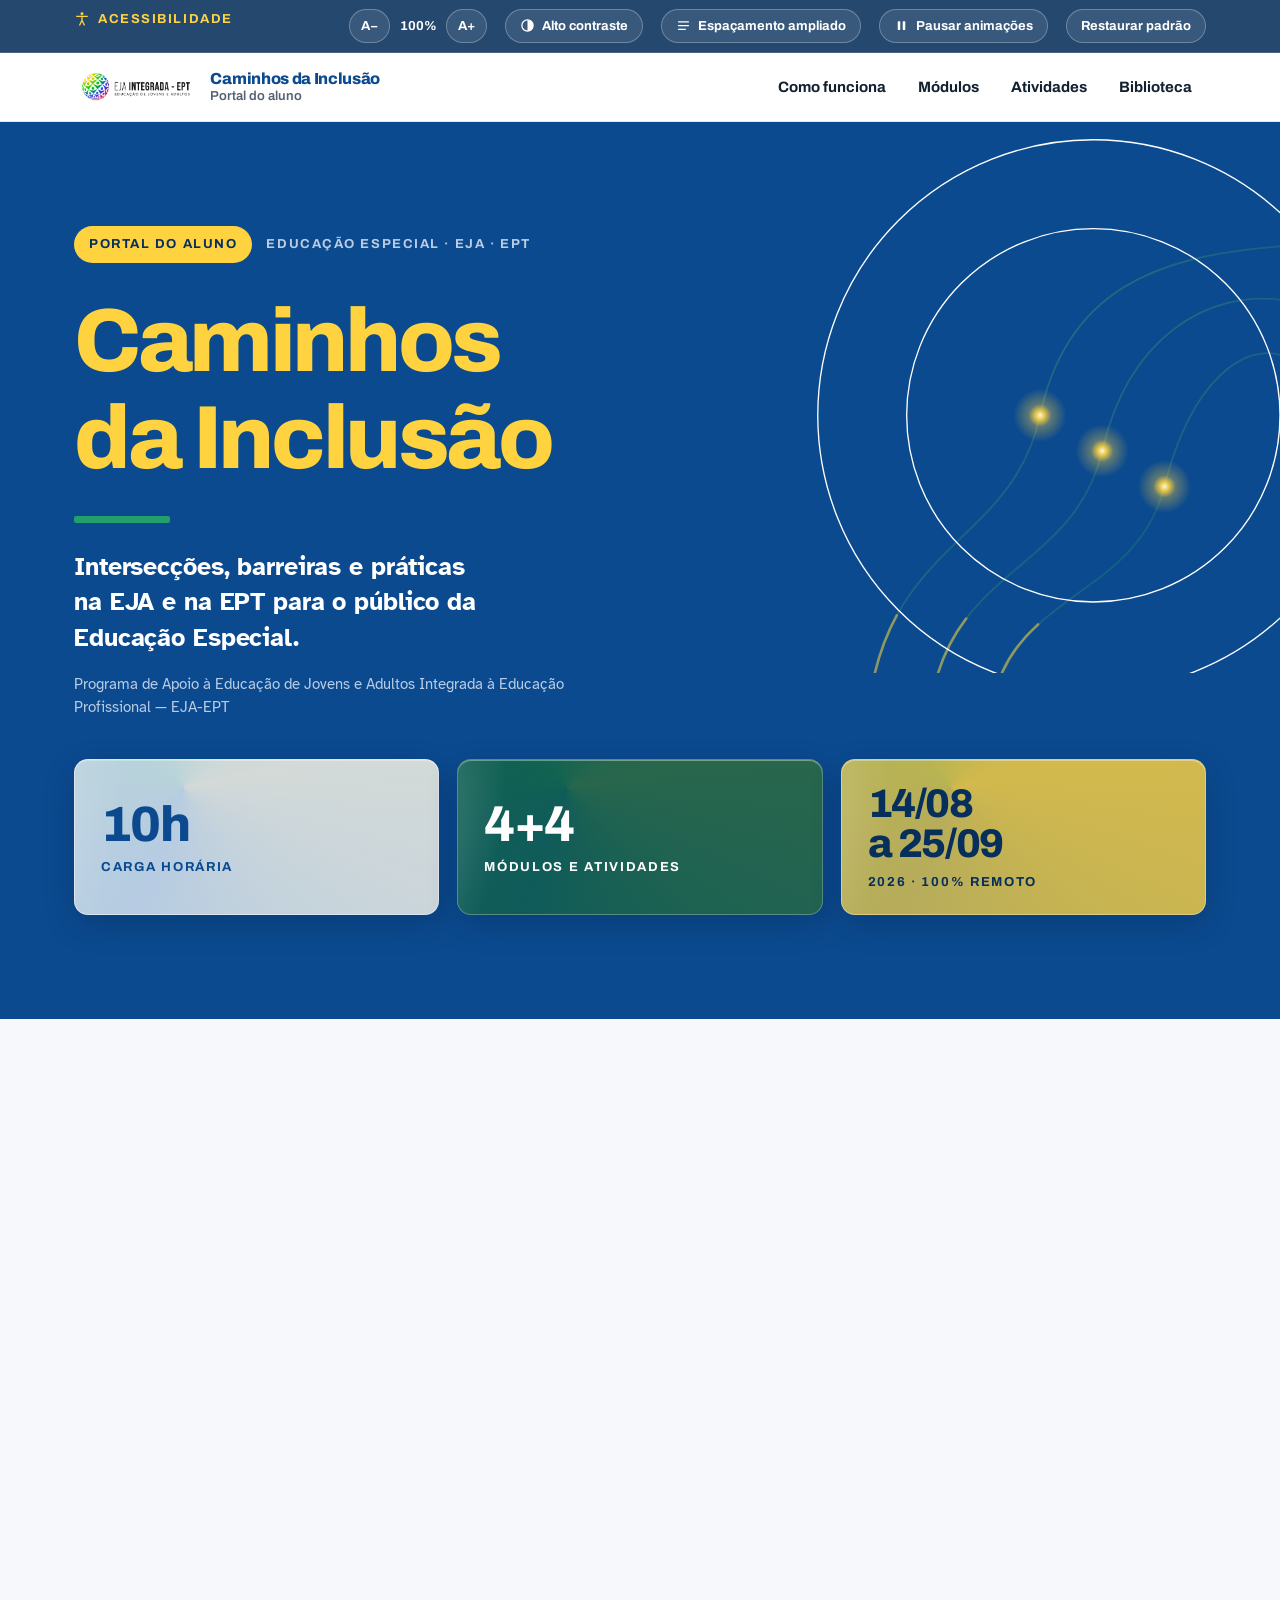
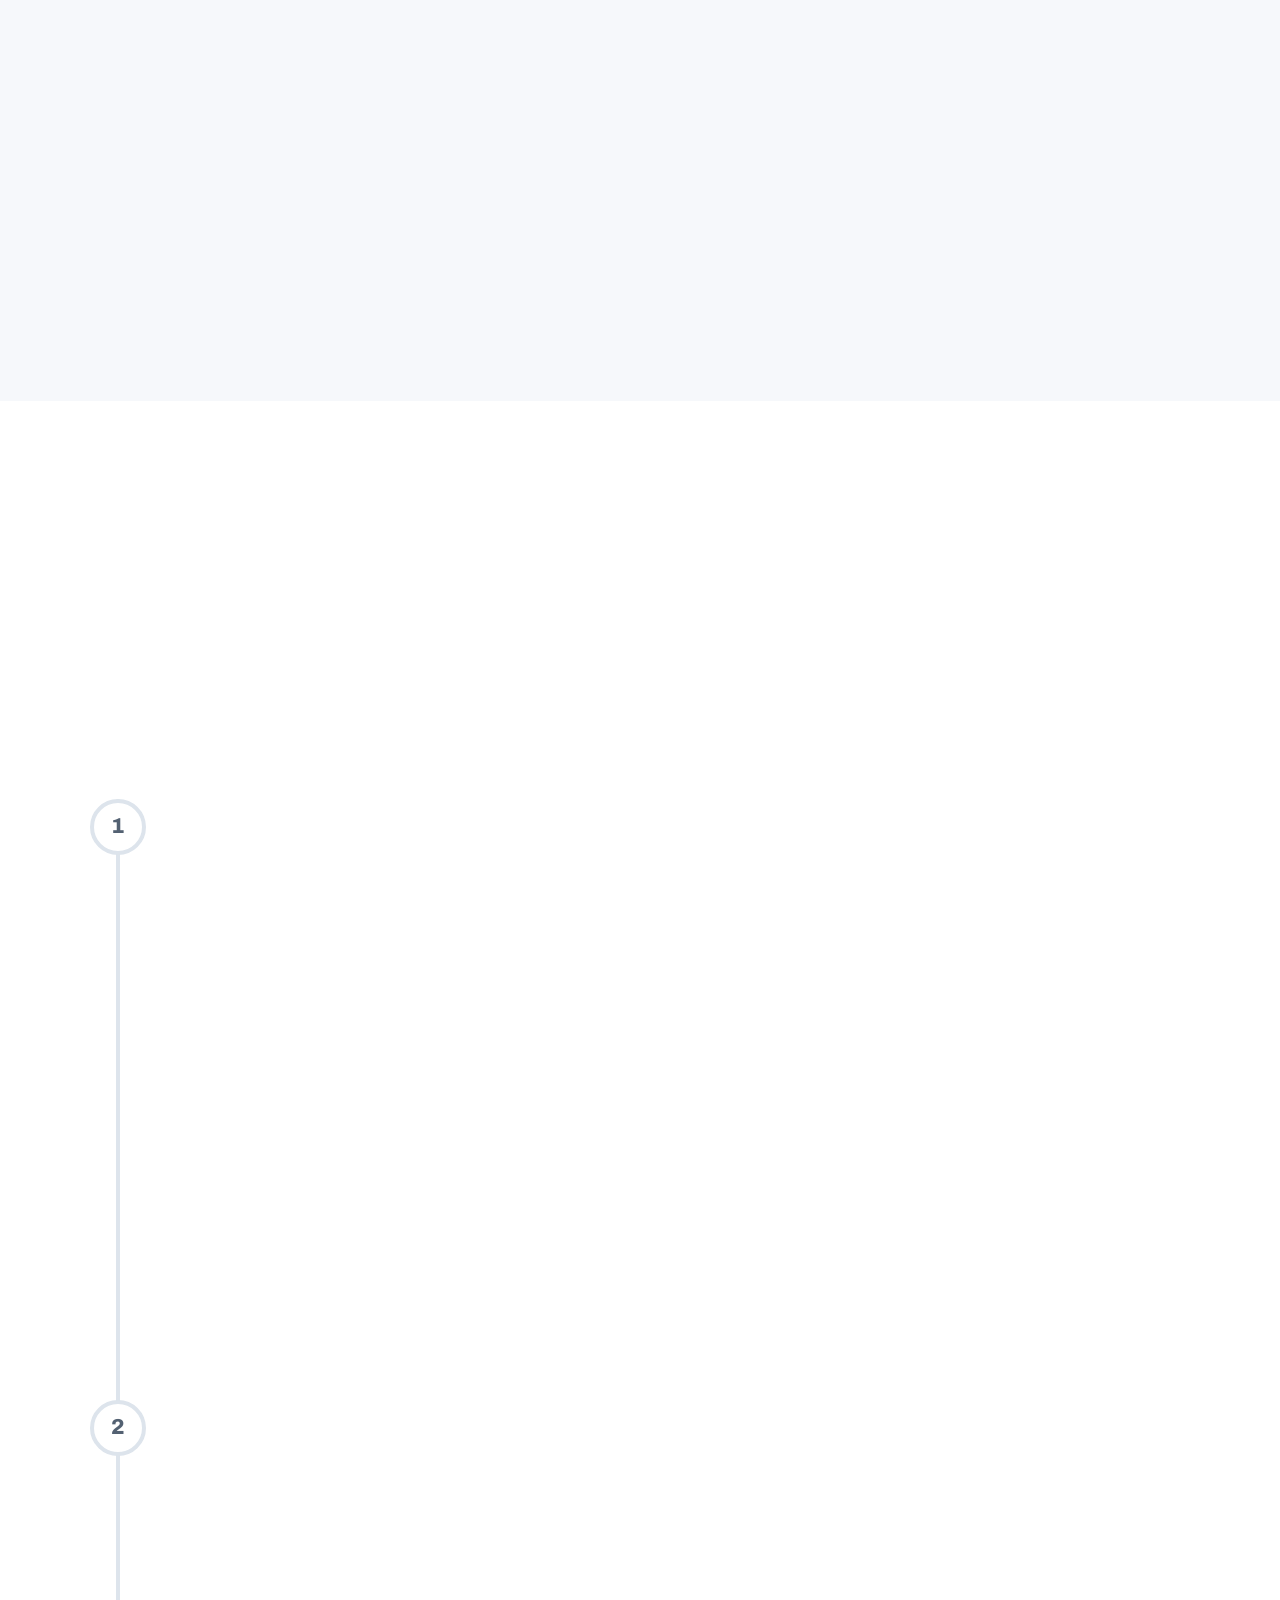
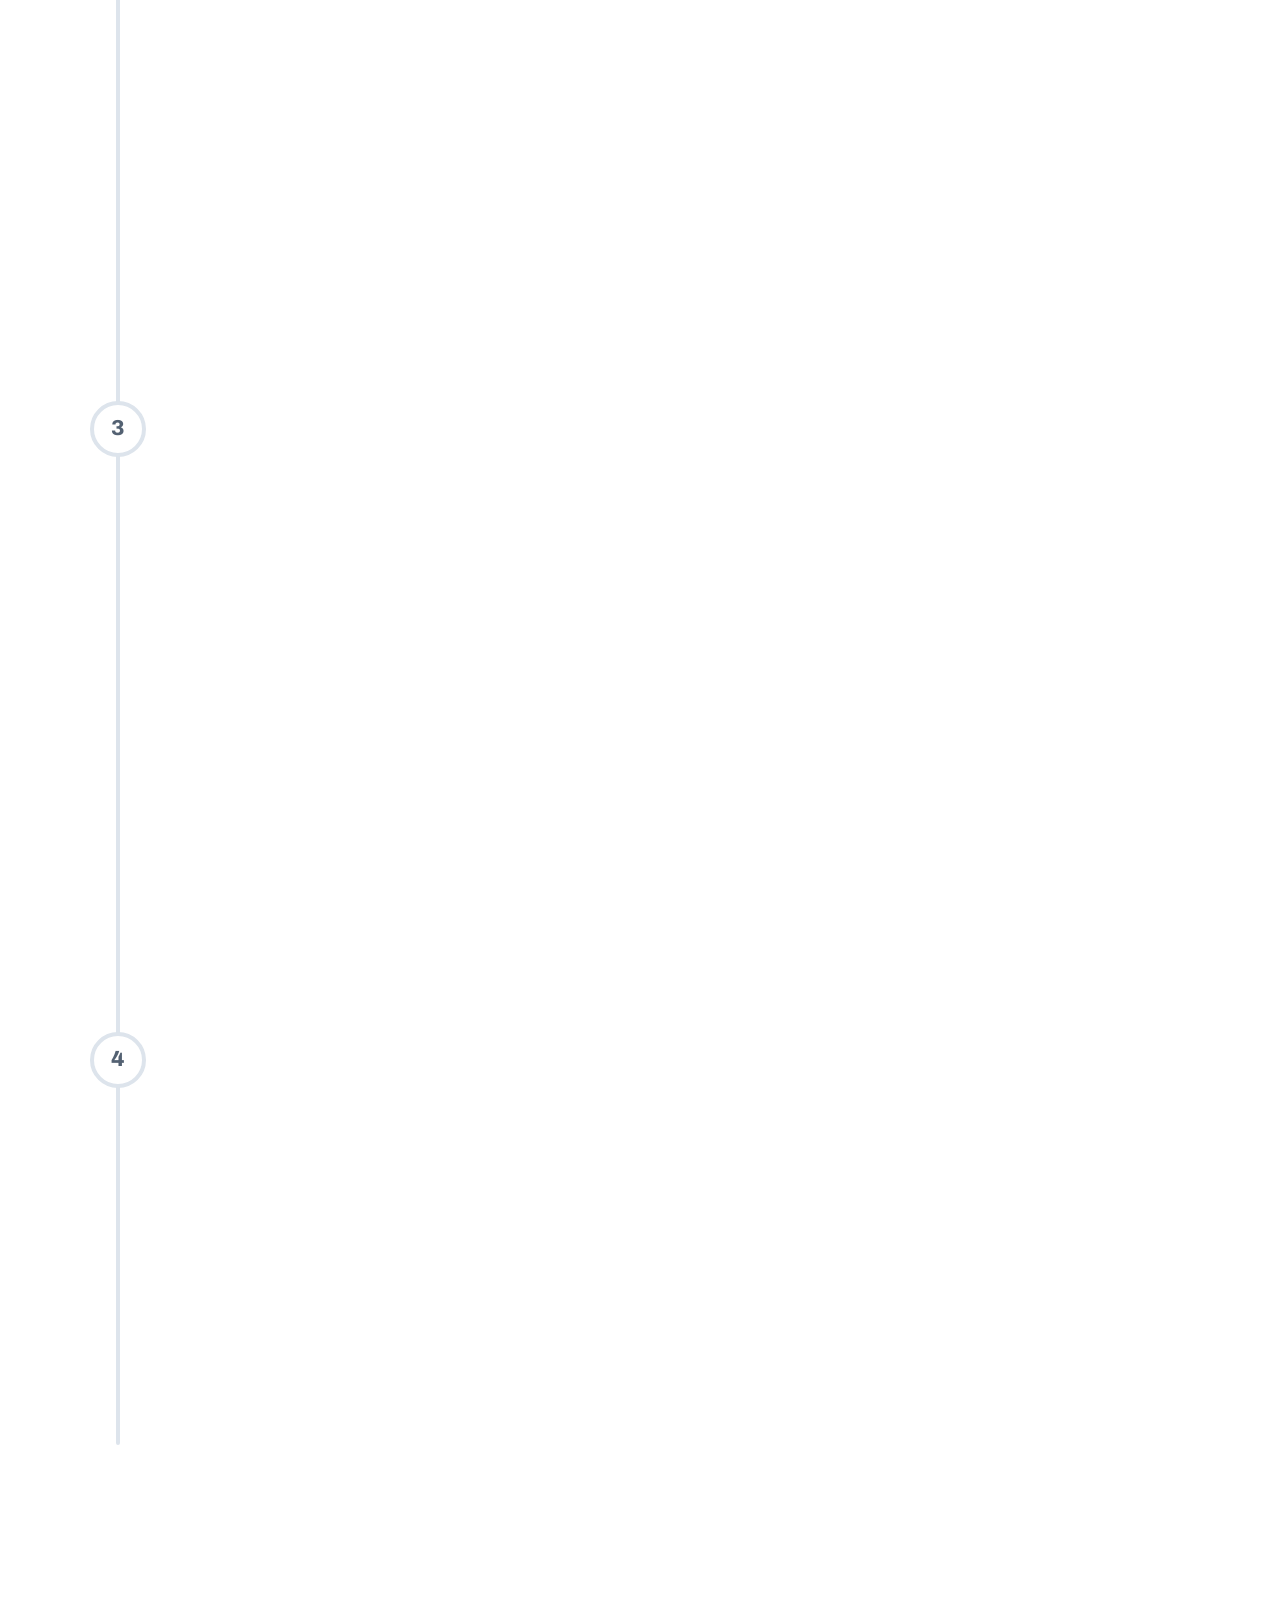
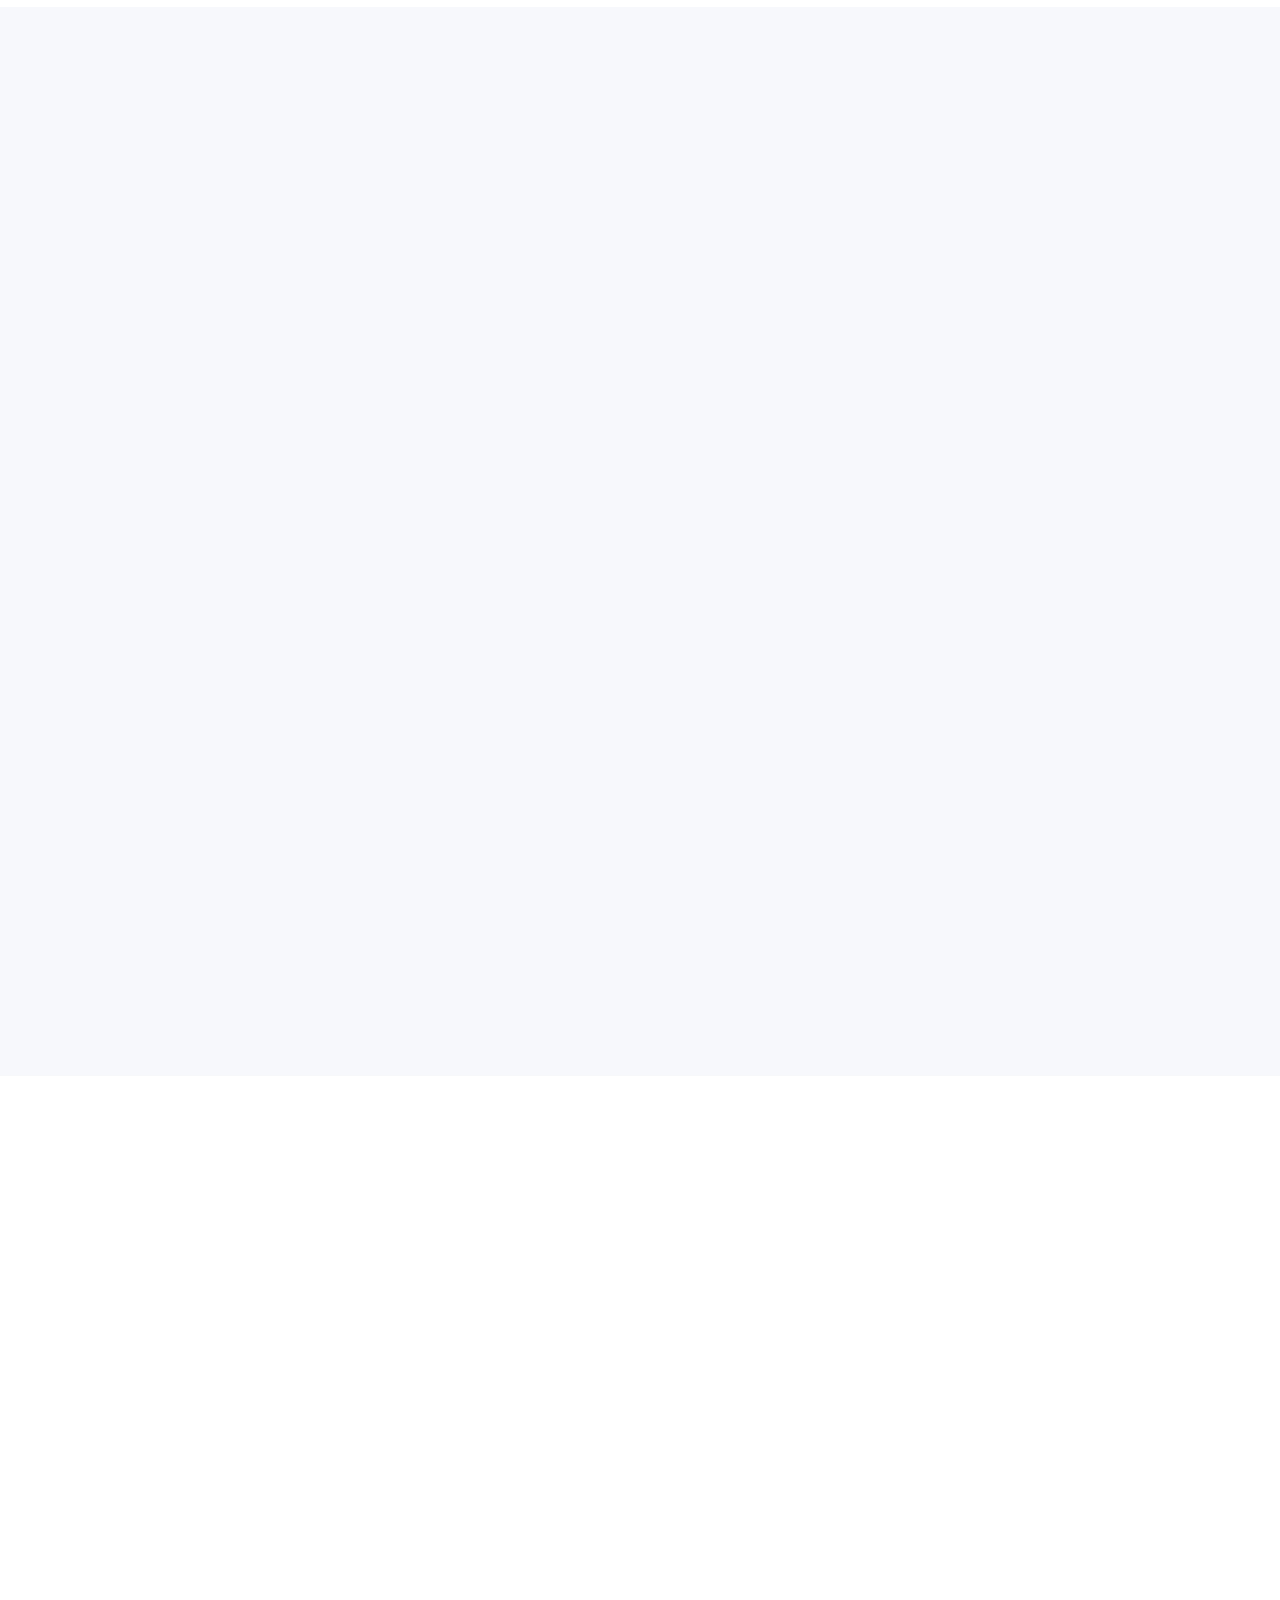
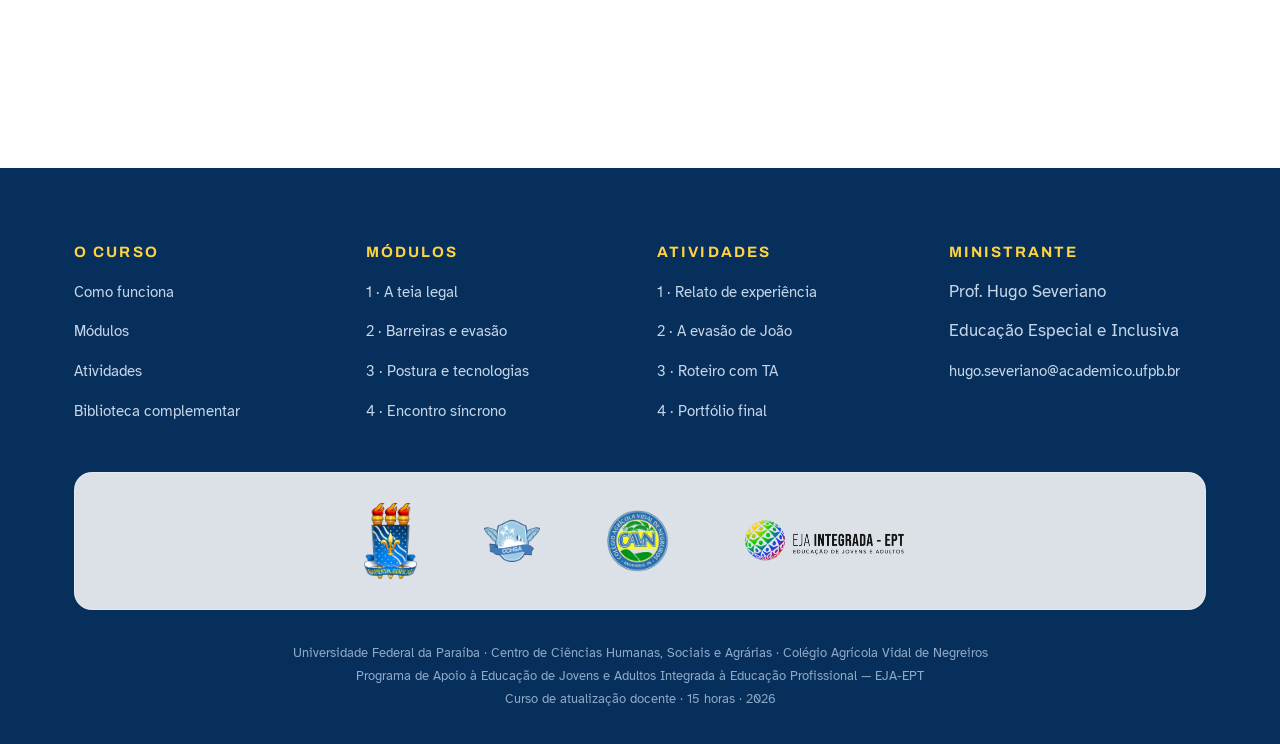
<file: index.html>
<!DOCTYPE html>
<html lang="pt-BR" data-contraste="normal" data-leitura="normal" data-movimento="normal">
<head>
<meta charset="utf-8">
<meta name="viewport" content="width=device-width, initial-scale=1">
<title>Caminhos da Inclusão · Portal do Aluno</title>
<meta name="description" content="Portal do curso de atualização docente Caminhos da Inclusão: intersecções, barreiras e práticas na EJA e na EPT para o público da Educação Especial.">
<link rel="preconnect" href="https://fonts.googleapis.com">
<link rel="preconnect" href="https://fonts.gstatic.com" crossorigin>
<link href="https://fonts.googleapis.com/css2?family=Archivo:wght@400;600;700;800&family=Atkinson+Hyperlegible:ital,wght@0,400;0,700;1,400&display=swap" rel="stylesheet">
<link rel="stylesheet" href="assets/css/portal.css?v=33">
<link rel="icon" href="data:image/svg+xml,<svg xmlns='http://www.w3.org/2000/svg' viewBox='0 0 32 32'><rect width='32' height='32' rx='6' fill='%230B4A8F'/><path d='M7 23 Q16 23 16 16 T25 9' stroke='%23FFD33F' stroke-width='4' fill='none' stroke-linecap='round'/></svg>">
</head>
<body>

<div class="progresso-leitura" id="progresso-leitura" aria-hidden="true"></div>

<a class="pular" href="#conteudo">Pular para o conteúdo principal</a>

<!-- ============================================ Barra de acessibilidade -->
<div class="barra-a11y">
  <div class="env">
    <p class="barra-a11y__rotulo">
      <svg viewBox="0 0 24 24" fill="none" aria-hidden="true" width="16" height="16">
        <circle cx="12" cy="4.2" r="2.2" fill="currentColor"/>
        <path d="M4 8h16M12 8v6m0 0-3.4 7M12 14l3.4 7" stroke="currentColor" stroke-width="2" stroke-linecap="round"/>
      </svg>
      <span class="btn-a11y__txt">Acessibilidade</span>
    </p>

    <div class="barra-a11y__grupo" role="group" aria-label="Tamanho do texto">
      <button type="button" class="btn-a11y btn-a11y--icone" id="a11y-menos" aria-label="Diminuir o tamanho do texto">A−</button>
      <span id="a11y-medidor" aria-live="off" style="font-family:var(--display);font-size:var(--t-mini);font-weight:700;min-width:44px;text-align:center">100%</span>
      <button type="button" class="btn-a11y btn-a11y--icone" id="a11y-mais" aria-label="Aumentar o tamanho do texto">A+</button>
    </div>

    <button type="button" class="btn-a11y" id="a11y-contraste" aria-pressed="false" aria-label="Alto contraste">
      <svg viewBox="0 0 24 24" aria-hidden="true"><circle cx="12" cy="12" r="9" fill="none" stroke="currentColor" stroke-width="2"/><path d="M12 3v18a9 9 0 0 0 0-18Z" fill="currentColor"/></svg>
      <span class="btn-a11y__txt">Alto contraste</span>
    </button>

    <button type="button" class="btn-a11y" id="a11y-leitura" aria-pressed="false" aria-label="Espaçamento ampliado" title="Aumenta o espaço entre letras, palavras e linhas para facilitar a leitura">
      <svg viewBox="0 0 24 24" fill="none" aria-hidden="true"><path d="M4 6h16M4 12h16M4 18h11" stroke="currentColor" stroke-width="2" stroke-linecap="round"/></svg>
      <span class="btn-a11y__txt">Espaçamento ampliado</span>
    </button>

    <button type="button" class="btn-a11y" id="a11y-movimento" aria-pressed="false" aria-label="Pausar animações">
      <svg viewBox="0 0 24 24" fill="none" aria-hidden="true"><rect x="6" y="5" width="4" height="14" rx="1" fill="currentColor"/><rect x="14" y="5" width="4" height="14" rx="1" fill="currentColor"/></svg>
      <span class="btn-a11y__txt">Pausar animações</span>
    </button>

    <button type="button" class="btn-a11y" id="a11y-limpar" aria-label="Restaurar padrão"><span class="btn-a11y__txt">Restaurar padrão</span></button>

    <p id="a11y-aviso" class="oculto-visual" role="status" aria-live="polite"></p>
  </div>
</div>

<!-- ============================================================ Cabeçalho -->
<header class="topo">
  <div class="env">
    <a class="topo__marca" href="index.html" aria-label="Caminhos da Inclusão — página inicial do portal">
      <img src="assets/img/eja-integrada-ept.png" alt="EJA Integrada — EPT, Educação de Jovens e Adultos">
      <span class="topo__nome">Caminhos da Inclusão<span>Portal do aluno</span></span>
    </a>
    <nav class="nav" aria-label="Seções do portal">
      <a href="#funcionamento">Como funciona</a>
      <a href="#modulos">Módulos</a>
      <a href="#atividades">Atividades</a>
      <a href="#biblioteca">Biblioteca</a>
    </nav>
  </div>
</header>

<main id="conteudo">

<!-- ================================================================= Hero -->
<section class="hero">
  <svg class="hero__grafismo" viewBox="0 0 1440 620" preserveAspectRatio="xMidYMid slice" aria-hidden="true" focusable="false">
    <defs>
      <linearGradient id="fio" x1="0" y1="0" x2="1" y2="1">
        <stop offset="0%" stop-color="#FFD33F" stop-opacity=".30"/>
        <stop offset="55%" stop-color="#239F6B" stop-opacity=".26"/>
        <stop offset="100%" stop-color="#1160B4" stop-opacity="0"/>
      </linearGradient>
      <radialGradient id="sol">
        <stop offset="0%"   stop-color="#FFFFFF" stop-opacity=".95"/>
        <stop offset="16%"  stop-color="#FFD33F" stop-opacity=".92"/>
        <stop offset="42%"  stop-color="#FFD33F" stop-opacity=".34"/>
        <stop offset="100%" stop-color="#FFD33F" stop-opacity="0"/>
      </radialGradient>
    </defs>
    <g fill="none" stroke-linecap="round">
      <path class="fio-base" d="M980 640C1010 470 1140 470 1170 330S1300 150 1440 140"/>
      <path class="fio-base" d="M1050 640C1080 500 1210 500 1240 370S1360 190 1440 200"/>
      <path class="fio-base" d="M1120 640C1150 530 1280 530 1310 410S1400 250 1440 262"/>
      <path class="fio-luz" d="M980 640C1010 470 1140 470 1170 330S1300 150 1440 140"/>
      <path class="fio-luz" d="M1050 640C1080 500 1210 500 1240 370S1360 190 1440 200"/>
      <path class="fio-luz" d="M1120 640C1150 530 1280 530 1310 410S1400 250 1440 262"/>
    </g>
    <g>
      <circle class="sol" cx="1170" cy="330" r="30"/>
      <circle class="sol" cx="1240" cy="370" r="30"/>
      <circle class="sol" cx="1310" cy="410" r="30"/>
    </g>
    <g fill="none" stroke="#ffffff" stroke-width="1.5">
      <circle class="anel" cx="1230" cy="330" r="210"/>
      <circle class="anel" cx="1230" cy="330" r="310"/>
    </g>
  </svg>

  <div class="env">
    <p class="hero__etiqueta entrada entrada--1">
      <span class="hero__selo">Portal do aluno</span>
      <span class="hero__eixo">Educa&ccedil;&atilde;o Especial &middot; EJA &middot; EPT</span>
    </p>

    <h1 class="hero__titulo"><span>Caminhos</span><span>da Inclusão</span></h1>

    <div class="hero__regua" aria-hidden="true"></div>

    <p class="hero__sub entrada entrada--3">Intersecções, barreiras e práticas na EJA e na EPT para o público da Educação Especial.</p>

    <p class="hero__programa entrada entrada--3">Programa de Apoio &agrave; Educa&ccedil;&atilde;o de Jovens e Adultos Integrada &agrave; Educa&ccedil;&atilde;o Profissional &mdash; EJA-EPT</p>

    <div class="blocos entrada entrada--4">
      <div class="bloco-num bloco-num--branco">
        <strong><span data-contar="15" data-sufixo="h">15h</span></strong>
        <em>Carga horária</em>
      </div>
      <div class="bloco-num bloco-num--verde">
        <strong>4<span aria-hidden="true">+</span><span class="oculto-visual"> módulos e </span>4</strong>
        <em>Módulos e atividades</em>
      </div>
      <div class="bloco-num bloco-num--amarelo">
        <strong>14/08<br>a 25/09</strong>
        <em>2026 · 100% remoto</em>
      </div>
    </div>
  </div>
</section>

<!-- ======================================================= Como funciona -->
<section class="secao secao--cinza" id="funcionamento">
  <div class="env">
    <div class="secao__cabeca revelar">
      <p class="secao__olho">Antes de começar</p>
      <h2>Como este curso funciona</h2>
      <p>Você é professor e adulto. O curso foi montado para respeitar isso: sem cadeado, sem prazo semanal, sem prova.</p>
    </div>

    <div class="grade-atividades">
      <article class="atividade atividade--azul revelar">
        <div class="atividade__capa">
          <img src="assets/img/card-azul.jpg" alt="Mesa de estudo em tom azul, com livros abertos, canetas marca-texto e uma caneca de caf&eacute;" loading="lazy" width="807" height="450">
        </div>
        <div class="atividade__corpo">
          <p class="atividade__meta"><span class="atividade__marca">Ritmo</span></p>
          <h3>Estude na ordem que quiser</h3>
          <p>Os quatro m&oacute;dulos ficam abertos desde o primeiro dia. A numera&ccedil;&atilde;o indica um percurso sugerido &mdash; do fundamento legal &agrave; pr&aacute;tica &mdash;, n&atilde;o uma trava.</p>
        </div>
        <div class="atividade__rodape">
          <div><span class="rot">Percurso</span><span class="val">Livre</span></div>
          <div><span class="rot">M&oacute;dulos</span><span class="val">4 abertos</span></div>
        </div>
      </article>

      <article class="atividade atividade--verde revelar">
        <div class="atividade__capa">
          <img src="assets/img/card-verde.jpg" alt="Mesa de estudo em tom verde, com livros anotados e um notebook exibindo uma aula em v&iacute;deo" loading="lazy" width="807" height="450">
        </div>
        <div class="atividade__corpo">
          <p class="atividade__meta"><span class="atividade__marca">M&eacute;todo</span></p>
          <h3>A teoria vem antes do encontro</h3>
          <p>Sala de aula invertida: voc&ecirc; absorve os conceitos nas aulas ass&iacute;ncronas para que as quatro horas ao vivo sejam de debate e casos reais, n&atilde;o de exposi&ccedil;&atilde;o.</p>
        </div>
        <div class="atividade__rodape">
          <div><span class="rot">Formato</span><span class="val">Sala invertida</span></div>
          <div><span class="rot">Ao vivo</span><span class="val">4 horas</span></div>
        </div>
      </article>

      <article class="atividade atividade--amarelo revelar">
        <div class="atividade__capa">
          <img src="assets/img/card-amarelo.jpg" alt="Mesa de estudo em tom amarelo, com um notebook exibindo o Google Classroom e atividades marcadas como entregues" loading="lazy" width="807" height="450">
        </div>
        <div class="atividade__corpo">
          <p class="atividade__meta"><span class="atividade__marca">Entrega</span></p>
          <h3>As entregas v&atilde;o no Google Classroom</h3>
          <p>Cada atividade tem seu enunciado aqui e o campo de envio na turma do Classroom. A devolutiva do professor volta por l&aacute;.</p>
        </div>
        <div class="atividade__rodape">
          <div><span class="rot">Plataforma</span><span class="val">Classroom</span></div>
          <div><span class="rot">Devolutiva</span><span class="val">Por atividade</span></div>
        </div>
      </article>

      <article class="atividade atividade--neutro revelar">
        <div class="atividade__capa">
          <img src="assets/img/card-cinza.jpg" alt="Mesa de estudo em preto e branco, com agenda, notebook e lembretes escritos quinze horas e seis semanas" loading="lazy" width="807" height="450">
        </div>
        <div class="atividade__corpo">
          <p class="atividade__meta"><span class="atividade__marca">Dura&ccedil;&atilde;o</span></p>
          <h3>Quinze horas, seis semanas</h3>
          <p>De 14 de agosto a 25 de setembro de 2026. S&atilde;o cerca de duas horas e meia por semana &mdash; cabe num domingo &agrave; tarde.</p>
        </div>
        <div class="atividade__rodape">
          <div><span class="rot">Carga</span><span class="val">15 horas</span></div>
          <div><span class="rot">Per&iacute;odo</span><span class="val">14/08 a 25/09</span></div>
        </div>
      </article>
    </div>
  </div>
</section>

<!-- ============================================================= Módulos -->
<section class="secao" id="modulos">
  <div class="env">
    <div class="secao__cabeca revelar">
      <p class="secao__olho">O percurso</p>
      <h2>Módulos do curso</h2>
      <p>Do que a lei garante ao que você faz na segunda-feira. Cada módulo tem a aula, os materiais de apoio e as referências.</p>
    </div>

    <div class="trilha">
      <div class="trilha__progresso" aria-hidden="true"></div>

      <!-- ---------------------------------------------------- Módulo 1 -->
      <div class="etapa">
        <div class="etapa__no" aria-hidden="true">1</div>
        <article class="card card--azul revelar">
          <div>
            <div class="card__topo">
              <span class="pilula">Módulo 1 · 1h30</span>
              <span class="pilula">Assíncrono</span>
            </div>
            <h3>A Teia Legal: EJA, EPT e Educação Especial</h3>
            <p class="card__texto">O direito à educação ao longo da vida não termina aos 17 anos. Este módulo percorre o que a LDB, a Lei Brasileira de Inclusão e os pareceres do CNE dizem sobre o adulto com deficiência — e o que isso obriga a sua escola a fazer.</p>
            <ul class="topicos">
              <li><svg viewBox="0 0 20 20" fill="none" aria-hidden="true"><circle cx="10" cy="10" r="9" fill="currentColor" opacity=".15"/><path d="M6 10.5l2.6 2.6L14 7.6" stroke="currentColor" stroke-width="2.2" stroke-linecap="round" stroke-linejoin="round"/></svg>LDB, artigos 37-38 e 58-60</li>
              <li><svg viewBox="0 0 20 20" fill="none" aria-hidden="true"><circle cx="10" cy="10" r="9" fill="currentColor" opacity=".15"/><path d="M6 10.5l2.6 2.6L14 7.6" stroke="currentColor" stroke-width="2.2" stroke-linecap="round" stroke-linejoin="round"/></svg>LBI e o conceito legal de barreira</li>
              <li><svg viewBox="0 0 20 20" fill="none" aria-hidden="true"><circle cx="10" cy="10" r="9" fill="currentColor" opacity=".15"/><path d="M6 10.5l2.6 2.6L14 7.6" stroke="currentColor" stroke-width="2.2" stroke-linecap="round" stroke-linejoin="round"/></svg>Parecer CNE/CEB 11/2000</li>
            </ul>
            <div class="acoes">
              <a class="btn btn--principal" href="https://youtu.be/uwkZMdYZPHo" target="_blank" rel="noopener" aria-label="Assistir a aula do M&oacute;dulo 1 no YouTube (abre em uma nova aba)"><svg viewBox="0 0 20 20" fill="none" aria-hidden="true"><rect x="1.5" y="4" width="17" height="12" rx="3.5" fill="currentColor"/><path d="M8.4 7.8l4.6 2.2-4.6 2.2V7.8Z" fill="#fff"/></svg>Assistir a aula no YouTube<svg viewBox="0 0 20 20" fill="none" aria-hidden="true"><path d="M8 4H5a1 1 0 0 0-1 1v10a1 1 0 0 0 1 1h10a1 1 0 0 0 1-1v-3" stroke="currentColor" stroke-width="2" stroke-linecap="round"/><path d="M12 4h4v4M16 4l-7 7" stroke="currentColor" stroke-width="2" stroke-linecap="round" stroke-linejoin="round"/></svg></a>
              <a class="btn btn--contorno" href="modulos/modulo-1.html">Plano do m&oacute;dulo</a>
              <a class="btn btn--contorno" href="modulos/atividade-1.html">Ir para a Atividade 1</a>
            </div>
          </div>
          <div class="card__cena" aria-hidden="true">
            <svg viewBox="0 0 320 230" fill="none" aria-hidden="true" focusable="false">
              <rect x="20" y="34" width="150" height="176" rx="8" fill="#fff" stroke="#C6D8EE" stroke-width="2" transform="rotate(-5 95 122)"/>
              <rect x="60" y="20" width="150" height="176" rx="8" fill="#fff" stroke="#0B4A8F" stroke-width="2.5"/>
              <path d="M80 52h110M80 68h110M80 84h84M80 108h110M80 124h68" stroke="#C6D8EE" stroke-width="5" stroke-linecap="round"/>
              <rect x="80" y="146" width="66" height="20" rx="6" fill="#FFD33F"/>
              <circle cx="252" cy="58" r="24" fill="#239F6B"/>
              <path d="M242 58.5l7 7 13-14" stroke="#fff" stroke-width="4" stroke-linecap="round" stroke-linejoin="round"/>
              <circle cx="268" cy="140" r="18" fill="#0B4A8F"/>
              <path d="M268 132v16M260 140h16" stroke="#FFD33F" stroke-width="3.4" stroke-linecap="round"/>
              <circle cx="228" cy="196" r="14" fill="#FFD33F"/>
              <g stroke="#0B4A8F" stroke-width="2" stroke-dasharray="5 5">
                <path d="M210 40 232 55M212 132l40 6M198 178l16 12"/>
              </g>
            </svg>
          </div>
        </article>
      </div>

      <!-- ---------------------------------------------------- Módulo 2 -->
      <div class="etapa">
        <div class="etapa__no" aria-hidden="true">2</div>
        <article class="card card--verde revelar">
          <div>
            <div class="card__topo">
              <span class="pilula">Módulo 2 · 2h</span>
              <span class="pilula">Assíncrono</span>
            </div>
            <h3>Barreiras de acessibilidade e a expulsão silenciosa</h3>
            <p class="card__texto">A evasão raramente é uma escolha do aluno. Este módulo mostra como a oficina sem adaptação e a apostila infantilizada operam como mecanismos de expulsão — e como a distorção idade-etapa se agrava quando a deficiência entra na conta.</p>
            <ul class="topicos">
              <li><svg viewBox="0 0 20 20" fill="none" aria-hidden="true"><circle cx="10" cy="10" r="9" fill="currentColor" opacity=".15"/><path d="M6 10.5l2.6 2.6L14 7.6" stroke="currentColor" stroke-width="2.2" stroke-linecap="round" stroke-linejoin="round"/></svg>As quatro barreiras da LBI</li>
              <li><svg viewBox="0 0 20 20" fill="none" aria-hidden="true"><circle cx="10" cy="10" r="9" fill="currentColor" opacity=".15"/><path d="M6 10.5l2.6 2.6L14 7.6" stroke="currentColor" stroke-width="2.2" stroke-linecap="round" stroke-linejoin="round"/></svg>Oficinas e laboratórios da EPT</li>
              <li><svg viewBox="0 0 20 20" fill="none" aria-hidden="true"><circle cx="10" cy="10" r="9" fill="currentColor" opacity=".15"/><path d="M6 10.5l2.6 2.6L14 7.6" stroke="currentColor" stroke-width="2.2" stroke-linecap="round" stroke-linejoin="round"/></svg>Distorção idade-etapa</li>
            </ul>
            <div class="acoes">
              <a class="btn btn--principal" href="https://youtu.be/KxLC8By-WeU" target="_blank" rel="noopener" aria-label="Assistir a aula do M&oacute;dulo 2 no YouTube (abre em uma nova aba)"><svg viewBox="0 0 20 20" fill="none" aria-hidden="true"><rect x="1.5" y="4" width="17" height="12" rx="3.5" fill="currentColor"/><path d="M8.4 7.8l4.6 2.2-4.6 2.2V7.8Z" fill="#fff"/></svg>Assistir a aula no YouTube<svg viewBox="0 0 20 20" fill="none" aria-hidden="true"><path d="M8 4H5a1 1 0 0 0-1 1v10a1 1 0 0 0 1 1h10a1 1 0 0 0 1-1v-3" stroke="currentColor" stroke-width="2" stroke-linecap="round"/><path d="M12 4h4v4M16 4l-7 7" stroke="currentColor" stroke-width="2" stroke-linecap="round" stroke-linejoin="round"/></svg></a>
              <a class="btn btn--contorno" href="modulos/modulo-2.html">Plano do m&oacute;dulo</a>
              <a class="btn btn--contorno" href="modulos/atividade-2.html">Ir para a Atividade 2</a>
            </div>
          </div>
          <div class="card__cena" aria-hidden="true">
            <svg viewBox="0 0 320 230" fill="none" aria-hidden="true" focusable="false">
              <g fill="#0B4A8F">
                <rect x="24" y="60" width="58" height="26" rx="4"/><rect x="88" y="60" width="58" height="26" rx="4"/>
                <rect x="24" y="92" width="34" height="26" rx="4"/><rect x="64" y="92" width="58" height="26" rx="4"/>
                <rect x="24" y="124" width="58" height="26" rx="4"/><rect x="88" y="124" width="34" height="26" rx="4"/>
                <rect x="24" y="156" width="98" height="26" rx="4"/>
              </g>
              <g fill="#239F6B" opacity=".35">
                <rect x="128" y="92" width="30" height="26" rx="4"/><rect x="128" y="124" width="42" height="26" rx="4"/>
              </g>
              <path d="M152 60h42M152 60v130h56" stroke="#239F6B" stroke-width="3" stroke-dasharray="8 7" stroke-linecap="round"/>
              <circle cx="240" cy="76" r="19" fill="#FFD33F"/>
              <path d="M240 96v46M240 108l-18 12M240 108l18 12M240 142l-15 30M240 142l15 30" stroke="#FFD33F" stroke-width="7" stroke-linecap="round"/>
              <path d="M276 40l24 24M300 40l-24 24" stroke="#0B4A8F" stroke-width="5" stroke-linecap="round" opacity=".45"/>
            </svg>
          </div>
        </article>
      </div>

      <!-- ---------------------------------------------------- Módulo 3 -->
      <div class="etapa">
        <div class="etapa__no" aria-hidden="true">3</div>
        <article class="card card--amarelo revelar">
          <div>
            <div class="card__topo">
              <span class="pilula">Módulo 3 · 2h</span>
              <span class="pilula">Assíncrono</span>
            </div>
            <h3>Postura docente e Tecnologias Assistivas</h3>
            <p class="card__texto">A diferença entre ajudar e mediar decide o que o aluno aprende sobre si mesmo. Aqui o curso desmonta o capacitismo cotidiano, apresenta o Desenho Universal para a Aprendizagem e entrega um catálogo de tecnologia assistiva que cabe no orçamento da escola pública.</p>
            <ul class="topicos">
              <li><svg viewBox="0 0 20 20" fill="none" aria-hidden="true"><circle cx="10" cy="10" r="9" fill="currentColor" opacity=".15"/><path d="M6 10.5l2.6 2.6L14 7.6" stroke="currentColor" stroke-width="2.2" stroke-linecap="round" stroke-linejoin="round"/></svg>Capacitismo nas relações de ensino</li>
              <li><svg viewBox="0 0 20 20" fill="none" aria-hidden="true"><circle cx="10" cy="10" r="9" fill="currentColor" opacity=".15"/><path d="M6 10.5l2.6 2.6L14 7.6" stroke="currentColor" stroke-width="2.2" stroke-linecap="round" stroke-linejoin="round"/></svg>Desenho Universal (DUA)</li>
              <li><svg viewBox="0 0 20 20" fill="none" aria-hidden="true"><circle cx="10" cy="10" r="9" fill="currentColor" opacity=".15"/><path d="M6 10.5l2.6 2.6L14 7.6" stroke="currentColor" stroke-width="2.2" stroke-linecap="round" stroke-linejoin="round"/></svg>Catálogo de TA de baixo custo</li>
            </ul>
            <div class="acoes">
              <a class="btn btn--principal" href="modulos/aula-3.html"><svg viewBox="0 0 20 20" fill="none" aria-hidden="true"><circle cx="10" cy="10" r="8.5" stroke="currentColor" stroke-width="2"/><path d="M8 6.8l5.5 3.2L8 13.2V6.8Z" fill="currentColor"/></svg>Abrir a aula</a>
              <a class="btn btn--contorno" href="modulos/modulo-3.html">Plano do m&oacute;dulo</a>
              <a class="btn btn--contorno" href="modulos/atividade-3.html">Ir para a Atividade 3</a>
            </div>
          </div>
          <div class="card__cena" aria-hidden="true">
            <svg viewBox="0 0 320 230" fill="none" aria-hidden="true" focusable="false">
              <rect x="34" y="34" width="176" height="122" rx="10" fill="#0B4A8F"/>
              <rect x="46" y="48" width="152" height="94" rx="5" fill="#fff"/>
              <path d="M104 172h36l8 22h-52l8-22Z" fill="#0B4A8F"/>
              <rect x="86" y="192" width="72" height="9" rx="4.5" fill="#0B4A8F"/>
              <g stroke="#239F6B" stroke-width="4" stroke-linecap="round">
                <path d="M62 70h58M62 86h84M62 102h44"/>
              </g>
              <circle cx="176" cy="112" r="17" fill="#FFD33F"/>
              <path d="M170 112l4.5 4.5 8-9" stroke="#0B4A8F" stroke-width="3.2" stroke-linecap="round" stroke-linejoin="round"/>
              <g fill="#239F6B">
                <rect x="232" y="52" width="62" height="40" rx="7"/>
                <rect x="232" y="106" width="62" height="40" rx="7" opacity=".55"/>
              </g>
              <path d="M244 72h38M244 126h38" stroke="#fff" stroke-width="4" stroke-linecap="round"/>
              <circle cx="263" cy="184" r="24" fill="#FFD33F"/>
              <path d="M263 172v24M251 184h24" stroke="#0B4A8F" stroke-width="4.5" stroke-linecap="round"/>
            </svg>
          </div>
        </article>
      </div>

      <!-- ---------------------------------------------------- Módulo 4 -->
      <div class="etapa">
        <div class="etapa__no" aria-hidden="true">4</div>
        <article class="card card--neutro card--desativado revelar">
          <div>
            <div class="card__topo">
              <span class="pilula pilula--sincrono">Módulo 4 · 4h</span>
              <span class="pilula">Ao vivo</span>
              <span class="pilula pilula--breve">Em breve</span>
            </div>
            <h3>Encontro síncrono: roda de conversa e oficina de casos</h3>
            <p class="card__texto">Quatro horas ao vivo para socializar os roteiros de intervenção, debater os limites reais do AEE atuando junto com a EPT e a EJA, e colocar na mesa as dúvidas e as angústias que a formação escrita não alcança.</p>
            <ul class="topicos">
              <li><svg viewBox="0 0 20 20" fill="none" aria-hidden="true"><circle cx="10" cy="10" r="9" fill="currentColor" opacity=".15"/><path d="M6 10.5l2.6 2.6L14 7.6" stroke="currentColor" stroke-width="2.2" stroke-linecap="round" stroke-linejoin="round"/></svg>Socialização dos roteiros</li>
              <li><svg viewBox="0 0 20 20" fill="none" aria-hidden="true"><circle cx="10" cy="10" r="9" fill="currentColor" opacity=".15"/><path d="M6 10.5l2.6 2.6L14 7.6" stroke="currentColor" stroke-width="2.2" stroke-linecap="round" stroke-linejoin="round"/></svg>Sala de recursos e oficina</li>
              <li><svg viewBox="0 0 20 20" fill="none" aria-hidden="true"><circle cx="10" cy="10" r="9" fill="currentColor" opacity=".15"/><path d="M6 10.5l2.6 2.6L14 7.6" stroke="currentColor" stroke-width="2.2" stroke-linecap="round" stroke-linejoin="round"/></svg>Espaço aberto para dúvidas</li>
            </ul>
            <div class="acoes">
              <a class="btn btn--principal" href="modulos/modulo-4.html">Ver a pauta<svg viewBox="0 0 20 20" fill="none" aria-hidden="true"><path d="M4 10h12m0 0-5-5m5 5-5 5" stroke="currentColor" stroke-width="2.2" stroke-linecap="round" stroke-linejoin="round"/></svg></a>
              <span class="pilula pilula--aviso">Data a confirmar</span>
            </div>
          </div>
          <div class="card__cena" aria-hidden="true">
            <svg viewBox="0 0 320 230" fill="none" aria-hidden="true" focusable="false">
              <circle cx="160" cy="118" r="88" stroke="#C9D3DE" stroke-width="2.5" stroke-dasharray="9 9"/>
              <g fill="#8FA3B8">
                <circle cx="160" cy="30" r="20"/><circle cx="238" cy="74" r="20"/><circle cx="238" cy="162" r="20"/>
                <circle cx="160" cy="206" r="20"/><circle cx="82" cy="162" r="20"/><circle cx="82" cy="74" r="20"/>
              </g>
              <circle cx="160" cy="118" r="40" fill="#0B4A8F" opacity=".2"/>
              <path d="M146 104l30 14-30 14v-28Z" fill="#0B4A8F" opacity=".45"/>
            </svg>
          </div>
        </article>
      </div>

    </div>
  </div>
</section>

<!-- ========================================================== Atividades -->
<section class="secao secao--cinza" id="atividades">
  <div class="env">
    <div class="secao__cabeca revelar">
      <p class="secao__olho">O que você produz</p>
      <h2>Atividades</h2>
      <p>Nada de prova. Você produz quatro peças que servem na sua escola depois que o curso acabar. O enunciado fica aqui; o envio, no Google Classroom.</p>
    </div>

    <div class="grade-atividades">
      <article class="atividade atividade--azul revelar">
        <div class="atividade__capa atividade__capa--azul">
          <img src="assets/img/atv-azul.jpg" alt="Professora aponta para uma tela que exibe o f&oacute;rum da turma com um relato de experi&ecirc;ncia; seis estudantes da EPT acompanham em volta de uma mesa redonda, um deles cadeirante" loading="lazy" width="1024" height="559">
        </div>
        <div class="atividade__corpo">
          <p class="atividade__meta"><span class="atividade__marca">Atividade 1 &middot; 1h30</span></p>
          <h3>Relato de experi&ecirc;ncia</h3>
          <p>Um caso vivido na sua escola, analisado &agrave; luz da Resolu&ccedil;&atilde;o 3/2025, da LBI e das diretrizes da EPT. Postado no f&oacute;rum da turma, para todos debaterem.</p>
          <a class="link-seta" href="modulos/atividade-1.html">Abrir a atividade<svg viewBox="0 0 20 20" fill="none" aria-hidden="true"><path d="M4 10h12m0 0-5-5m5 5-5 5" stroke="currentColor" stroke-width="2.2" stroke-linecap="round" stroke-linejoin="round"/></svg></a>
        </div>
        <div class="atividade__rodape">
          <div><span class="rot">Formato</span><span class="val">Individual, no f&oacute;rum</span></div>
          <div><span class="rot">Ligada ao</span><span class="val">M&oacute;dulo 1</span></div>
        </div>
      </article>

      <article class="atividade atividade--verde revelar">
        <div class="atividade__capa atividade__capa--verde">
          <img src="assets/img/atv-verde.jpg" alt="Estudante sozinho numa bancada de laborat&oacute;rio vazio, lendo um caderno, com as demais mesas desocupadas ao fundo" loading="lazy" width="1024" height="559">
        </div>
        <div class="atividade__corpo">
          <p class="atividade__meta"><span class="atividade__marca">Atividade 2 &middot; 2h</span></p>
          <h3>Estudo de caso: a evas&atilde;o de Jo&atilde;o</h3>
          <p>Um estudante de 28 anos abandona o t&eacute;cnico integrado &agrave; EJA. Voc&ecirc; redige o estudo de caso apontando onde o sistema falhou.</p>
          <a class="link-seta" href="modulos/atividade-2.html">Abrir a atividade<svg viewBox="0 0 20 20" fill="none" aria-hidden="true"><path d="M4 10h12m0 0-5-5m5 5-5 5" stroke="currentColor" stroke-width="2.2" stroke-linecap="round" stroke-linejoin="round"/></svg></a>
        </div>
        <div class="atividade__rodape">
          <div><span class="rot">Formato</span><span class="val">Individual, com devolutiva</span></div>
          <div><span class="rot">Ligada ao</span><span class="val">M&oacute;dulo 2</span></div>
        </div>
      </article>

      <article class="atividade atividade--amarelo revelar">
        <div class="atividade__capa atividade__capa--amarelo">
          <img src="assets/img/atv-amarelo.jpg" alt="Professor no Laborat&oacute;rio de Tecnologia Assistiva usa um ampliador de tela sobre um circuito eletr&ocirc;nico, ao lado de um tablet e de um roteiro de interven&ccedil;&atilde;o impresso" loading="lazy" width="1024" height="559">
        </div>
        <div class="atividade__corpo">
          <p class="atividade__meta"><span class="atividade__marca">Atividade 3 &middot; 2h</span></p>
          <h3>Roteiro de interven&ccedil;&atilde;o com TA</h3>
          <p>Um plano pr&aacute;tico: como adaptar uma atividade da sua pr&oacute;pria disciplina usando tecnologia assistiva ou um princ&iacute;pio do DUA.</p>
          <a class="link-seta" href="modulos/atividade-3.html">Abrir a atividade<svg viewBox="0 0 20 20" fill="none" aria-hidden="true"><path d="M4 10h12m0 0-5-5m5 5-5 5" stroke="currentColor" stroke-width="2.2" stroke-linecap="round" stroke-linejoin="round"/></svg></a>
        </div>
        <div class="atividade__rodape">
          <div><span class="rot">Formato</span><span class="val">Aplic&aacute;vel na sua turma</span></div>
          <div><span class="rot">Socializado no</span><span class="val">Encontro ao vivo</span></div>
        </div>
      </article>

      <article class="atividade atividade--neutro revelar">
        <div class="atividade__capa atividade__capa--neutro">
          <img src="assets/img/atv-cinza.jpg" alt="Professora escreve num caderno &agrave; mesa, entre um suporte de leitura, um notebook e pilhas de trabalhos corrigidos" loading="lazy" width="1024" height="559">
        </div>
        <div class="atividade__corpo">
          <p class="atividade__meta"><span class="atividade__marca">Atividade 4 &middot; Entrega final</span></p>
          <h3>Portf&oacute;lio e autoavalia&ccedil;&atilde;o</h3>
          <p>O fechamento do percurso: voc&ecirc; re&uacute;ne o que produziu e escreve o que mudou na sua leitura da pr&oacute;pria pr&aacute;tica.</p>
          <a class="link-seta" href="modulos/atividade-4.html">Ver o que j&aacute; est&aacute; definido<svg viewBox="0 0 20 20" fill="none" aria-hidden="true"><path d="M4 10h12m0 0-5-5m5 5-5 5" stroke="currentColor" stroke-width="2.2" stroke-linecap="round" stroke-linejoin="round"/></svg></a>
        </div>
        <div class="atividade__rodape">
          <div><span class="rot">Situa&ccedil;&atilde;o</span><span class="val">Enunciado em prepara&ccedil;&atilde;o</span></div>
          <div><span class="rot">Requisito para</span><span class="val">Certificado</span></div>
        </div>
      </article>
    </div>
  </div>
</section>

<!-- ========================================================== Biblioteca -->
<section class="secao" id="biblioteca">
  <div class="env">
    <div class="biblioteca revelar">
      <div>
        <p class="secao__olho" style="color:var(--amarelo)">Material de apoio</p>
        <h2>Biblioteca complementar</h2>
        <p>Tudo o que não cabe dentro de uma aula, reunido num lugar só: a legislação na íntegra, o catálogo de tecnologia assistiva e as referências que sustentam o curso. Consulta livre, sem avaliação — para levar de volta para a escola.</p>
        <a class="btn btn--amarelo" href="modulos/complementar.html" style="margin-top:8px">Abrir a biblioteca<svg viewBox="0 0 20 20" fill="none" aria-hidden="true"><path d="M4 10h12m0 0-5-5m5 5-5 5" stroke="currentColor" stroke-width="2.2" stroke-linecap="round" stroke-linejoin="round"/></svg></a>
      </div>
      <div>
        <ul class="acervo">
          <li><svg viewBox="0 0 24 24" fill="none" aria-hidden="true"><path d="M6 3h9l5 5v13a1 1 0 0 1-1 1H6a1 1 0 0 1-1-1V4a1 1 0 0 1 1-1Z" stroke="currentColor" stroke-width="2" stroke-linejoin="round"/><path d="M14 3v6h6" stroke="currentColor" stroke-width="2" stroke-linejoin="round"/></svg>Legislação: LDB, LBI e resoluções do CNE</li>
          <li><svg viewBox="0 0 24 24" fill="none" aria-hidden="true"><rect x="3" y="5" width="18" height="13" rx="2" stroke="currentColor" stroke-width="2"/><path d="M8 21h8M12 18v3" stroke="currentColor" stroke-width="2" stroke-linecap="round"/></svg>Catálogo de Tecnologias Assistivas</li>
          <li><svg viewBox="0 0 24 24" fill="none" aria-hidden="true"><path d="M4 5a2 2 0 0 1 2-2h5v18H6a2 2 0 0 0-2 2V5Z" stroke="currentColor" stroke-width="2" stroke-linejoin="round"/><path d="M20 5a2 2 0 0 0-2-2h-5v18h5a2 2 0 0 1 2 2V5Z" stroke="currentColor" stroke-width="2" stroke-linejoin="round"/></svg>Referências teóricas do curso</li>
          <li><svg viewBox="0 0 24 24" fill="none" aria-hidden="true"><circle cx="12" cy="12" r="9" stroke="currentColor" stroke-width="2"/><path d="M12 8h.01M11 12h1v5h1" stroke="currentColor" stroke-width="2" stroke-linecap="round" stroke-linejoin="round"/></svg>Glossário: DUA, AEE, PAEE, capacitismo</li>
        </ul>
      </div>
    </div>
  </div>
</section>

</main>

<!-- =============================================================== Rodapé -->
<footer class="rodape">
  <div class="env">
    <div class="rodape__grade">
      <div>
        <h4>O curso</h4>
        <ul>
          <li><a href="#funcionamento">Como funciona</a></li>
          <li><a href="#modulos">Módulos</a></li>
          <li><a href="#atividades">Atividades</a></li>
          <li><a href="#biblioteca">Biblioteca complementar</a></li>
        </ul>
      </div>
      <div>
        <h4>Módulos</h4>
        <ul>
          <li><a href="modulos/modulo-1.html">1 · A teia legal</a></li>
          <li><a href="modulos/modulo-2.html">2 · Barreiras e evasão</a></li>
          <li><a href="modulos/modulo-3.html">3 · Postura e tecnologias</a></li>
          <li><a href="modulos/modulo-4.html">4 · Encontro síncrono</a></li>
        </ul>
      </div>
      <div>
        <h4>Atividades</h4>
        <ul>
          <li><a href="modulos/atividade-1.html">1 · Relato de experiência</a></li>
          <li><a href="modulos/atividade-2.html">2 · A evasão de João</a></li>
          <li><a href="modulos/atividade-3.html">3 · Roteiro com TA</a></li>
          <li><a href="modulos/atividade-4.html">4 · Portfólio final</a></li>
        </ul>
      </div>
      <div>
        <h4>Ministrante</h4>
        <ul>
          <li>Prof. Hugo Severiano</li>
          <li>Educação Especial e Inclusiva</li>
          <li><a href="mailto:hugo.severiano@academico.ufpb.br">hugo.severiano@academico.ufpb.br</a></li>
        </ul>
      </div>
    </div>

    <div class="rodape__marcas">
      <img src="assets/img/ufpb.png" alt="Universidade Federal da Paraíba" class="alto">
      <img src="assets/img/cchsa.png" alt="Centro de Ciências Humanas, Sociais e Agrárias">
      <img src="assets/img/cavn.png" alt="Colégio Agrícola Vidal de Negreiros">
      <img src="assets/img/eja-integrada-ept.png" alt="EJA Integrada — EPT" style="height:50px">
    </div>

    <p class="rodape__base">
      Universidade Federal da Paraíba · Centro de Ciências Humanas, Sociais e Agrárias · Colégio Agrícola Vidal de Negreiros<br>
      Programa de Apoio à Educação de Jovens e Adultos Integrada à Educação Profissional — EJA-EPT<br>
      Curso de atualização docente · 15 horas · 2026
    </p>
  </div>
</footer>

<!-- ========================================================================
     VLibras — tradução automática para Libras (serviço do Governo Federal).
     Carrega um script do domínio vlibras.gov.br. Para ativar, remova os
     marcadores de comentário abaixo. Exige conexão com a internet.
     ========================================================================
<div vw class="enabled">
  <div vw-access-button class="active"></div>
  <div vw-plugin-wrapper><div class="vw-plugin-top-wrapper"></div></div>
</div>
<script src="https://vlibras.gov.br/app/vlibras-plugin.js"></script>
<script>new window.VLibras.Widget('https://vlibras.gov.br/app');</script>
-->

<script src="assets/js/portal.js?v=33"></script>
</body>
</html>
</file>
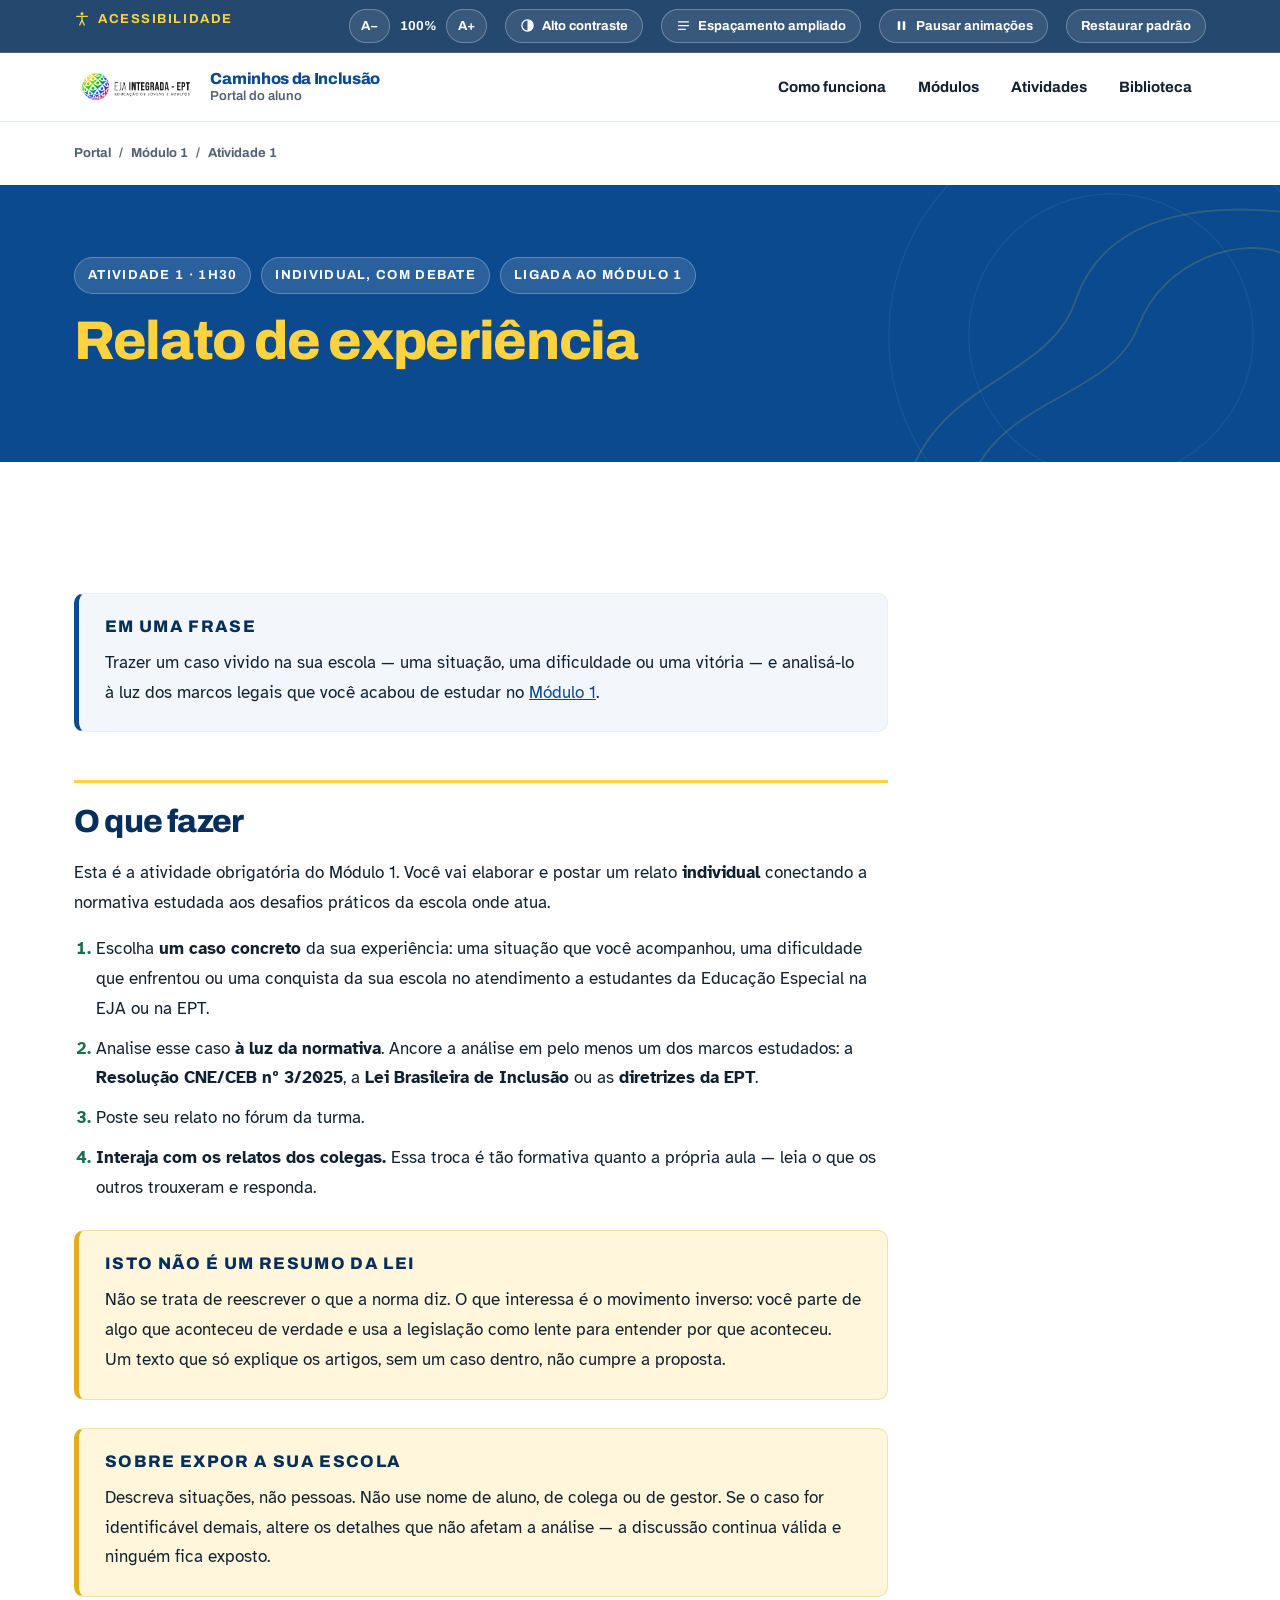
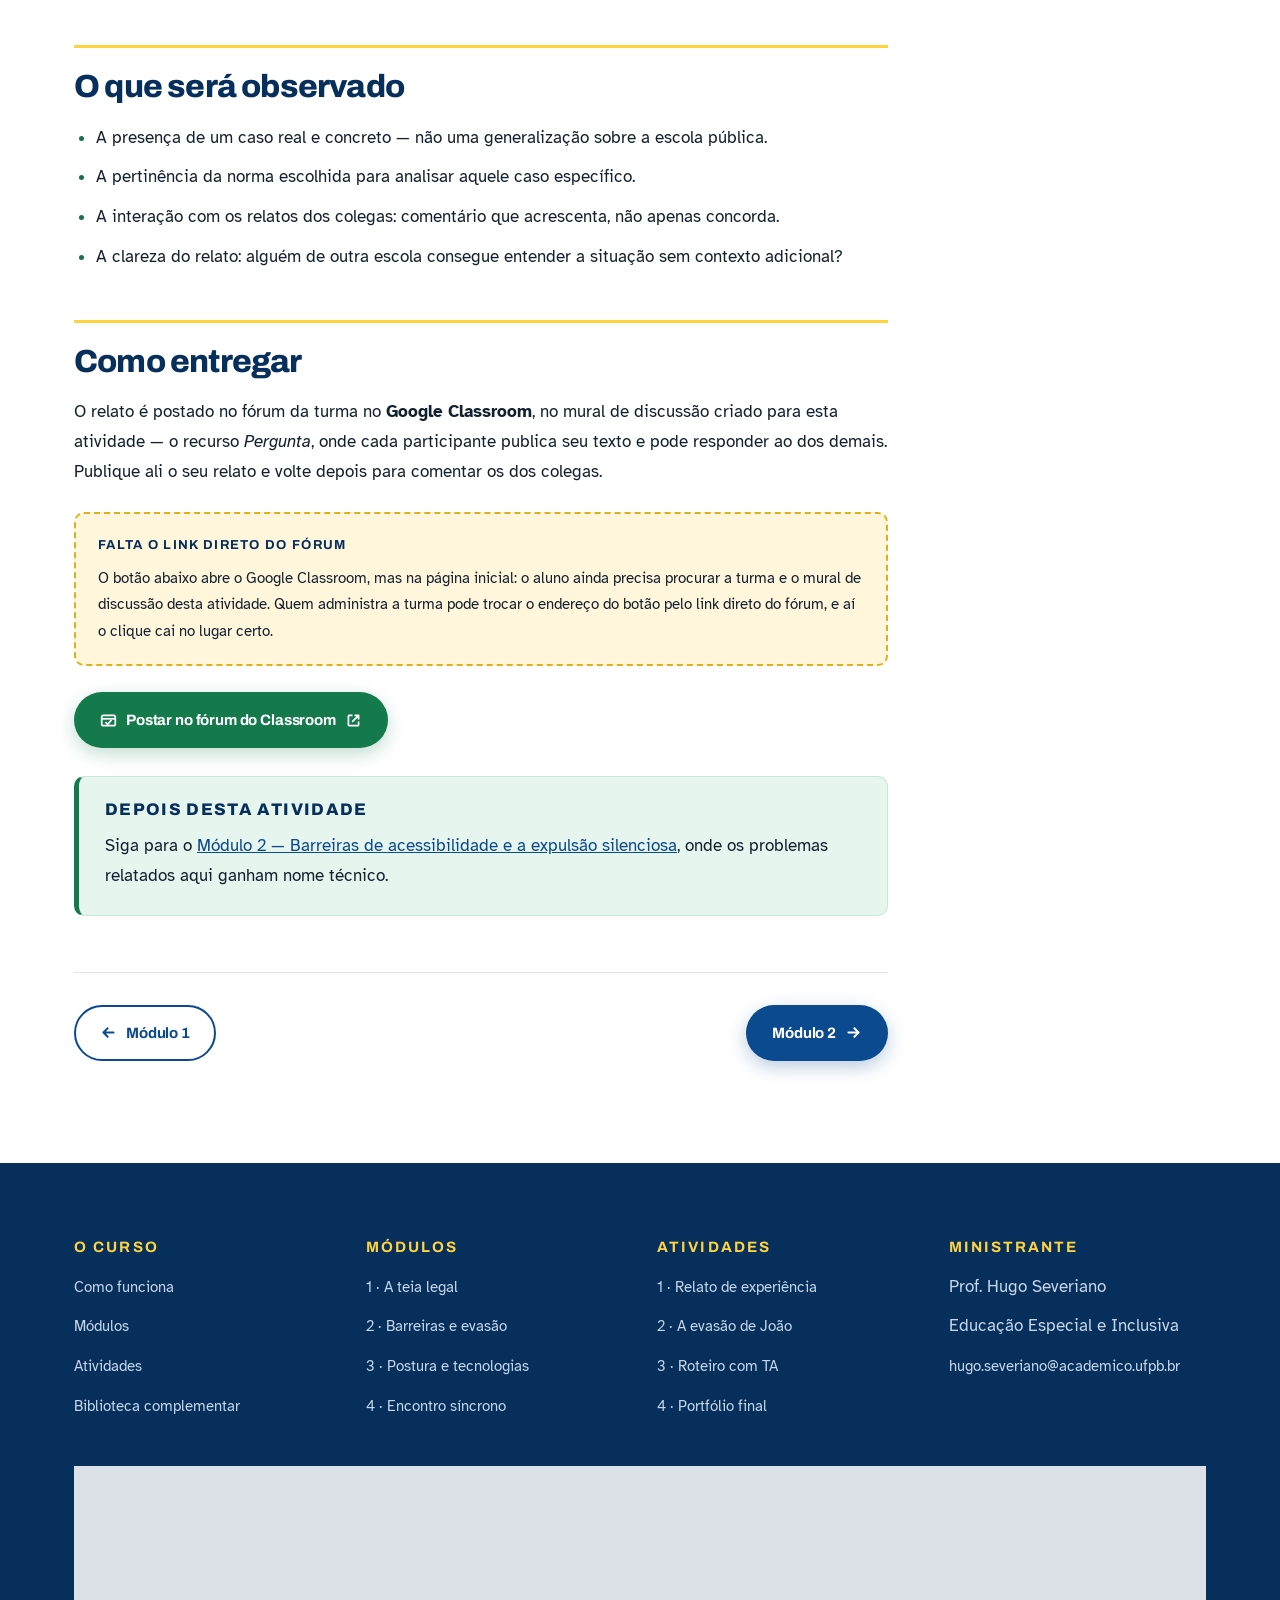
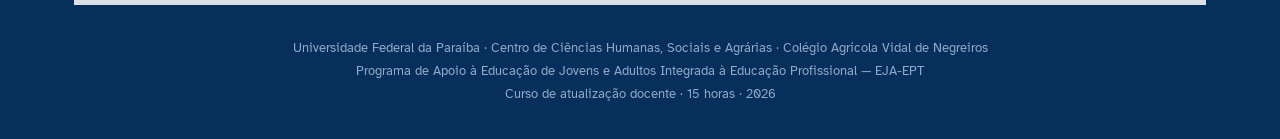
<file: modulos/atividade-1.html>
<!DOCTYPE html>
<html lang="pt-BR" data-contraste="normal" data-leitura="normal" data-movimento="normal">
<head>
<meta charset="utf-8">
<meta name="viewport" content="width=device-width, initial-scale=1">
<title>Atividade 1 · Relato de experiência · Caminhos da Inclusão</title>
<meta name="description" content="Atividade 1 do curso Caminhos da Inclusão: relato individual de um caso vivido na escola, analisado à luz da Resolução CNE/CEB 3/2025, da LBI e das diretrizes da EPT.">
<link rel="preconnect" href="https://fonts.googleapis.com">
<link rel="preconnect" href="https://fonts.gstatic.com" crossorigin>
<link href="https://fonts.googleapis.com/css2?family=Archivo:wght@400;600;700;800&family=Atkinson+Hyperlegible:ital,wght@0,400;0,700;1,400&display=swap" rel="stylesheet">
<link rel="stylesheet" href="../assets/css/portal.css?v=33">
<link rel="icon" href="data:image/svg+xml,<svg xmlns='http://www.w3.org/2000/svg' viewBox='0 0 32 32'><rect width='32' height='32' rx='6' fill='%230B4A8F'/><path d='M7 23 Q16 23 16 16 T25 9' stroke='%23FFD33F' stroke-width='4' fill='none' stroke-linecap='round'/></svg>">
</head>
<body>

<a class="pular" href="#conteudo">Pular para o conteúdo principal</a>

<div class="barra-a11y">
  <div class="env">
    <p class="barra-a11y__rotulo">
      <svg viewBox="0 0 24 24" fill="none" aria-hidden="true" width="16" height="16">
        <circle cx="12" cy="4.2" r="2.2" fill="currentColor"/>
        <path d="M4 8h16M12 8v6m0 0-3.4 7M12 14l3.4 7" stroke="currentColor" stroke-width="2" stroke-linecap="round"/>
      </svg>
      <span class="btn-a11y__txt">Acessibilidade</span>
    </p>
    <div class="barra-a11y__grupo" role="group" aria-label="Tamanho do texto">
      <button type="button" class="btn-a11y btn-a11y--icone" id="a11y-menos" aria-label="Diminuir o tamanho do texto">A&minus;</button>
      <span id="a11y-medidor" style="font-family:var(--display);font-size:var(--t-mini);font-weight:700;min-width:44px;text-align:center">100%</span>
      <button type="button" class="btn-a11y btn-a11y--icone" id="a11y-mais" aria-label="Aumentar o tamanho do texto">A+</button>
    </div>
    <button type="button" class="btn-a11y" id="a11y-contraste" aria-pressed="false" aria-label="Alto contraste">
      <svg viewBox="0 0 24 24" aria-hidden="true"><circle cx="12" cy="12" r="9" fill="none" stroke="currentColor" stroke-width="2"/><path d="M12 3v18a9 9 0 0 0 0-18Z" fill="currentColor"/></svg>
      <span class="btn-a11y__txt">Alto contraste</span>
    </button>
    <button type="button" class="btn-a11y" id="a11y-leitura" aria-pressed="false" aria-label="Espaçamento ampliado" title="Aumenta o espaço entre letras, palavras e linhas para facilitar a leitura">
      <svg viewBox="0 0 24 24" fill="none" aria-hidden="true"><path d="M4 6h16M4 12h16M4 18h11" stroke="currentColor" stroke-width="2" stroke-linecap="round"/></svg>
      <span class="btn-a11y__txt">Espaçamento ampliado</span>
    </button>
    <button type="button" class="btn-a11y" id="a11y-movimento" aria-pressed="false" aria-label="Pausar animações">
      <svg viewBox="0 0 24 24" fill="none" aria-hidden="true"><rect x="6" y="5" width="4" height="14" rx="1" fill="currentColor"/><rect x="14" y="5" width="4" height="14" rx="1" fill="currentColor"/></svg>
      <span class="btn-a11y__txt">Pausar animações</span>
    </button>
    <button type="button" class="btn-a11y" id="a11y-limpar" aria-label="Restaurar padrão"><span class="btn-a11y__txt">Restaurar padrão</span></button>
    <p id="a11y-aviso" class="oculto-visual" role="status" aria-live="polite"></p>
  </div>
</div>

<header class="topo">
  <div class="env">
    <a class="topo__marca" href="../index.html" aria-label="Caminhos da Inclusão — página inicial do portal">
      <img src="../assets/img/eja-integrada-ept.png" alt="EJA Integrada — EPT, Educação de Jovens e Adultos">
      <span class="topo__nome">Caminhos da Inclusão<span>Portal do aluno</span></span>
    </a>
    <nav class="nav" aria-label="Seções do portal">
      <a href="../index.html#funcionamento">Como funciona</a>
      <a href="../index.html#modulos">Módulos</a>
      <a href="../index.html#atividades">Atividades</a>
      <a href="../index.html#biblioteca">Biblioteca</a>
    </nav>
  </div>
</header>

<div class="env">
  <nav class="migalhas" aria-label="Você está aqui">
    <a href="../index.html">Portal</a><span aria-hidden="true">/</span><a href="modulo-1.html">Módulo 1</a><span aria-hidden="true">/</span>Atividade 1
  </nav>
</div>

<section class="capa-interna">
  <svg class="hero__grafismo" viewBox="0 0 1440 320" preserveAspectRatio="xMidYMid slice" aria-hidden="true" focusable="false">
      <g fill="none" stroke="#FFD33F" stroke-opacity=".16" stroke-width="2" stroke-linecap="round">
        <path d="M1020 340C1050 220 1180 220 1210 130S1340 20 1440 30"/>
        <path d="M1090 340C1120 240 1250 240 1280 160S1400 60 1440 76"/>
      </g>
      <g fill="none" stroke="#ffffff" stroke-opacity=".06" stroke-width="1.5">
        <circle cx="1250" cy="170" r="160"/><circle cx="1250" cy="170" r="250"/>
      </g>
    </svg>
  <div class="env">
    <div class="capa-interna__meta entrada entrada--1">
        <span class="pilula ">Atividade 1 · 1h30</span>
        <span class="pilula ">Individual, com debate</span>
        <span class="pilula ">Ligada ao Módulo 1</span>
    </div>
    <h1 class="entrada entrada--2">Relato de experiência</h1>
  </div>
</section>

<main id="conteudo" class="secao">
  <div class="env">
    <div class="conteudo">
      <div class="painel">
        <h3>Em uma frase</h3>
        <p>Trazer um caso vivido na sua escola &mdash; uma situação, uma dificuldade ou uma vitória
        &mdash; e analisá-lo à luz dos marcos legais que você acabou de estudar no
        <a href="modulo-1.html">Módulo 1</a>.</p>
      </div>

      <h2>O que fazer</h2>
      <p>Esta é a atividade obrigatória do Módulo 1. Você vai elaborar e postar um relato
      <strong>individual</strong> conectando a normativa estudada aos desafios práticos da escola
      onde atua.</p>
      <ol>
        <li>Escolha <strong>um caso concreto</strong> da sua experiência: uma situação que você
        acompanhou, uma dificuldade que enfrentou ou uma conquista da sua escola no atendimento a
        estudantes da Educação Especial na EJA ou na EPT.</li>
        <li>Analise esse caso <strong>à luz da normativa</strong>. Ancore a análise em pelo menos um
        dos marcos estudados: a <strong>Resolução CNE/CEB nº 3/2025</strong>, a
        <strong>Lei Brasileira de Inclusão</strong> ou as <strong>diretrizes da EPT</strong>.</li>
        <li>Poste seu relato no fórum da turma.</li>
        <li><strong>Interaja com os relatos dos colegas.</strong> Essa troca é tão formativa quanto
        a própria aula &mdash; leia o que os outros trouxeram e responda.</li>
      </ol>

      <div class="painel painel--amarelo">
        <h3>Isto não é um resumo da lei</h3>
        <p>Não se trata de reescrever o que a norma diz. O que interessa é o movimento inverso:
        você parte de algo que aconteceu de verdade e usa a legislação como lente para entender por
        que aconteceu. Um texto que só explique os artigos, sem um caso dentro, não cumpre a
        proposta.</p>
      </div>

      <div class="painel painel--amarelo">
        <h3>Sobre expor a sua escola</h3>
        <p>Descreva situações, não pessoas. Não use nome de aluno, de colega ou de gestor. Se o
        caso for identificável demais, altere os detalhes que não afetam a análise &mdash; a
        discussão continua válida e ninguém fica exposto.</p>
      </div>

      <h2>O que será observado</h2>
      <ul>
        <li>A presença de um caso real e concreto &mdash; não uma generalização sobre a escola pública.</li>
        <li>A pertinência da norma escolhida para analisar aquele caso específico.</li>
        <li>A interação com os relatos dos colegas: comentário que acrescenta, não apenas concorda.</li>
        <li>A clareza do relato: alguém de outra escola consegue entender a situação sem contexto adicional?</li>
      </ul>

      <h2>Como entregar</h2>
      <p>O relato é postado no fórum da turma no <strong>Google Classroom</strong>, no mural de
      discussão criado para esta atividade &mdash; o recurso <em>Pergunta</em>, onde cada
      participante publica seu texto e pode responder ao dos demais. Publique ali o seu relato e
      volte depois para comentar os dos colegas.</p>
      <div class="marcador">
        <strong>Falta o link direto do fórum</strong>
        <p>O botão abaixo abre o Google Classroom, mas na página inicial: o aluno ainda precisa procurar a turma e o mural de discussão desta atividade. Quem administra a turma pode trocar o endereço do botão pelo link direto do fórum, e aí o clique cai no lugar certo.</p>
      </div>
      <div class="acoes" style="margin-top:26px">
        <!-- LINK DE ENTREGA: troque o href abaixo pelo link do mural de discussão desta atividade no Google Classroom -->
        <a class="btn btn--verde" href="https://classroom.google.com" target="_blank" rel="noopener noreferrer" aria-label="Postar o relato no fórum da turma no Google Classroom (abre em uma nova aba)">
          <svg viewBox="0 0 20 20" fill="none" aria-hidden="true"><rect x="2" y="4" width="16" height="12" rx="2" stroke="currentColor" stroke-width="2"/><path d="M2 8h16" stroke="currentColor" stroke-width="2"/><path d="M7 12.5l2 2 4-4.5" stroke="currentColor" stroke-width="2" stroke-linecap="round" stroke-linejoin="round"/></svg>
          Postar no fórum do Classroom
          <svg viewBox="0 0 20 20" fill="none" aria-hidden="true"><path d="M8 4H5a1 1 0 0 0-1 1v10a1 1 0 0 0 1 1h10a1 1 0 0 0 1-1v-3" stroke="currentColor" stroke-width="2" stroke-linecap="round"/><path d="M12 4h4v4M16 4l-7 7" stroke="currentColor" stroke-width="2" stroke-linecap="round" stroke-linejoin="round"/></svg>
        </a>
      </div>

      <div class="painel painel--verde">
        <h3>Depois desta atividade</h3>
        <p>Siga para o <a href="modulo-2.html">Módulo 2 &mdash; Barreiras de acessibilidade e a
        expulsão silenciosa</a>, onde os problemas relatados aqui ganham nome técnico.</p>
      </div>

      <nav class="paginacao" aria-label="Navegação entre páginas do curso">
        <a class="btn btn--contorno" href="modulo-1.html"><svg viewBox="0 0 20 20" fill="none" aria-hidden="true"><path d="M16 10H4m0 0 5-5m-5 5 5 5" stroke="currentColor" stroke-width="2.2" stroke-linecap="round" stroke-linejoin="round"/></svg>Módulo 1</a>
        <a class="btn btn--principal" href="modulo-2.html">Módulo 2<svg viewBox="0 0 20 20" fill="none" aria-hidden="true"><path d="M4 10h12m0 0-5-5m5 5-5 5" stroke="currentColor" stroke-width="2.2" stroke-linecap="round" stroke-linejoin="round"/></svg></a>
      </nav>
    </div>
  </div>
</main>

<footer class="rodape">
  <div class="env">
    <div class="rodape__grade">
      <div>
        <h4>O curso</h4>
        <ul>
          <li><a href="../index.html#funcionamento">Como funciona</a></li>
          <li><a href="../index.html#modulos">Módulos</a></li>
          <li><a href="../index.html#atividades">Atividades</a></li>
          <li><a href="complementar.html">Biblioteca complementar</a></li>
        </ul>
      </div>
      <div>
        <h4>Módulos</h4>
        <ul>
          <li><a href="modulo-1.html">1 · A teia legal</a></li>
          <li><a href="modulo-2.html">2 · Barreiras e evasão</a></li>
          <li><a href="modulo-3.html">3 · Postura e tecnologias</a></li>
          <li><a href="modulo-4.html">4 · Encontro síncrono</a></li>
        </ul>
      </div>
      <div>
        <h4>Atividades</h4>
        <ul>
          <li><a href="atividade-1.html">1 · Relato de experiência</a></li>
          <li><a href="atividade-2.html">2 · A evasão de João</a></li>
          <li><a href="atividade-3.html">3 · Roteiro com TA</a></li>
          <li><a href="atividade-4.html">4 · Portfólio final</a></li>
        </ul>
      </div>
      <div>
        <h4>Ministrante</h4>
        <ul>
          <li>Prof. Hugo Severiano</li>
          <li>Educação Especial e Inclusiva</li>
          <li><a href="mailto:hugo.severiano@academico.ufpb.br">hugo.severiano@academico.ufpb.br</a></li>
        </ul>
      </div>
    </div>
    <div class="rodape__marcas">
      <img src="../assets/img/ufpb.png" alt="Universidade Federal da Paraíba" class="alto">
      <img src="../assets/img/cchsa.png" alt="Centro de Ciências Humanas, Sociais e Agrárias">
      <img src="../assets/img/cavn.png" alt="Colégio Agrícola Vidal de Negreiros">
      <img src="../assets/img/eja-integrada-ept.png" alt="EJA Integrada — EPT" style="height:50px">
    </div>
    <p class="rodape__base">
      Universidade Federal da Paraíba · Centro de Ciências Humanas, Sociais e Agrárias · Colégio Agrícola Vidal de Negreiros<br>
      Programa de Apoio à Educação de Jovens e Adultos Integrada à Educação Profissional — EJA-EPT<br>
      Curso de atualização docente · 15 horas · 2026
    </p>
  </div>
</footer>

<!-- ========================================================================
     VLibras — tradução automática para Libras (serviço do Governo Federal).
     Carrega um script do domínio vlibras.gov.br. Para ativar, remova os
     marcadores de comentário abaixo. Exige conexão com a internet.
     ========================================================================
<div vw class="enabled">
  <div vw-access-button class="active"></div>
  <div vw-plugin-wrapper><div class="vw-plugin-top-wrapper"></div></div>
</div>
<script src="https://vlibras.gov.br/app/vlibras-plugin.js"></script>
<script>new window.VLibras.Widget('https://vlibras.gov.br/app');</script>
-->

<script src="../assets/js/portal.js?v=33"></script>
</body>
</html>
</file>
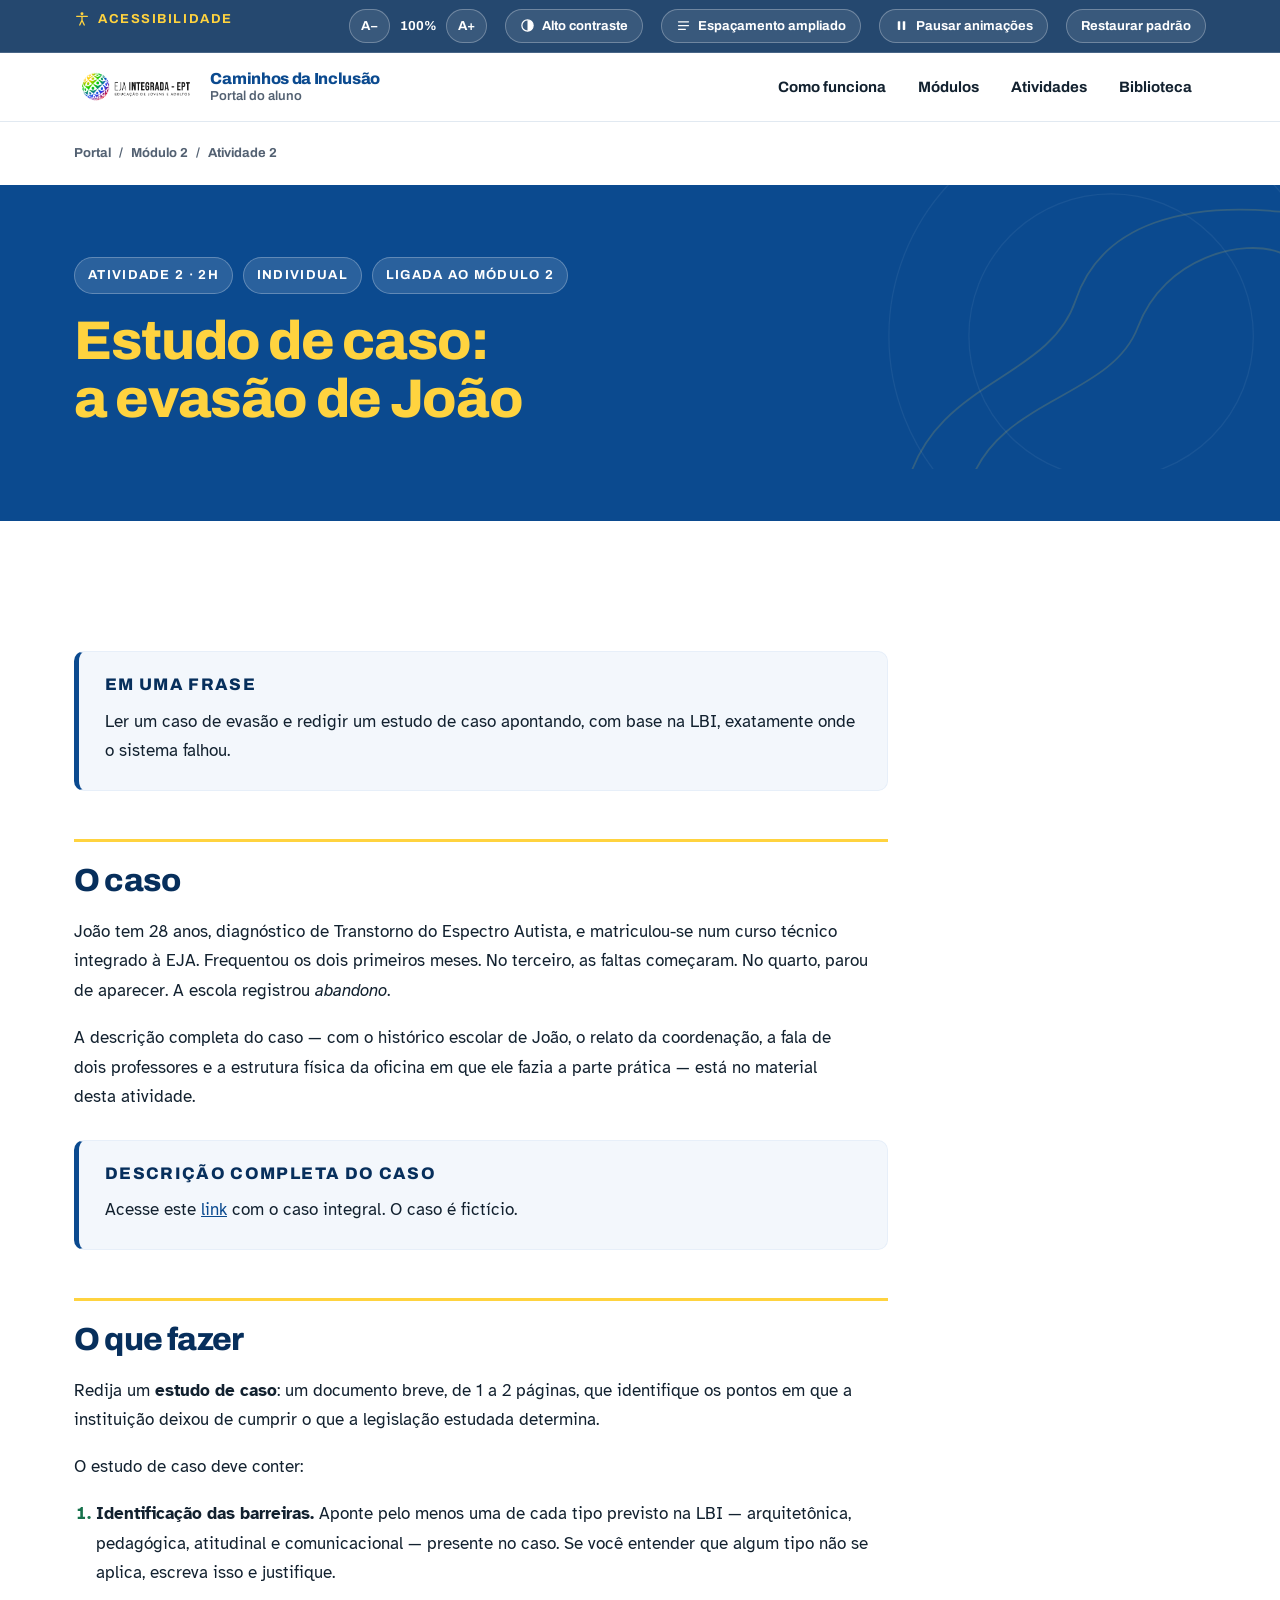
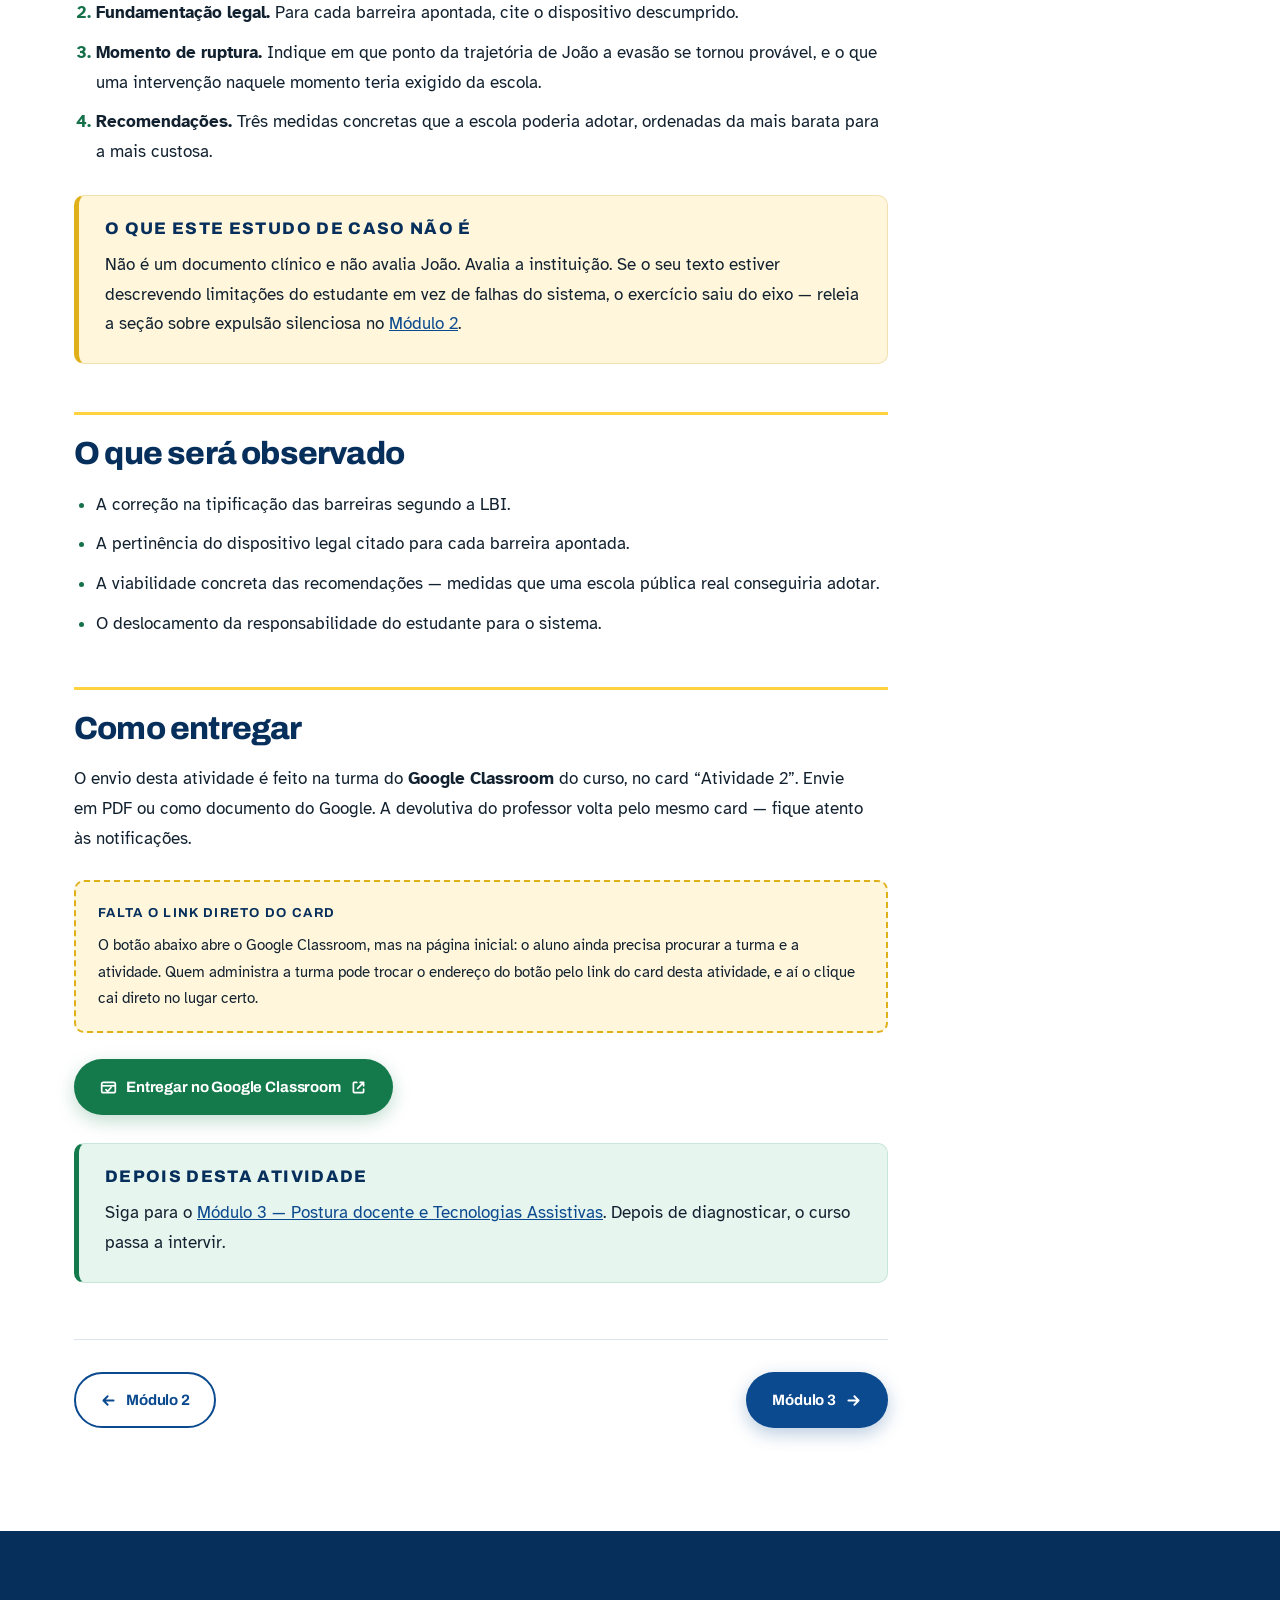
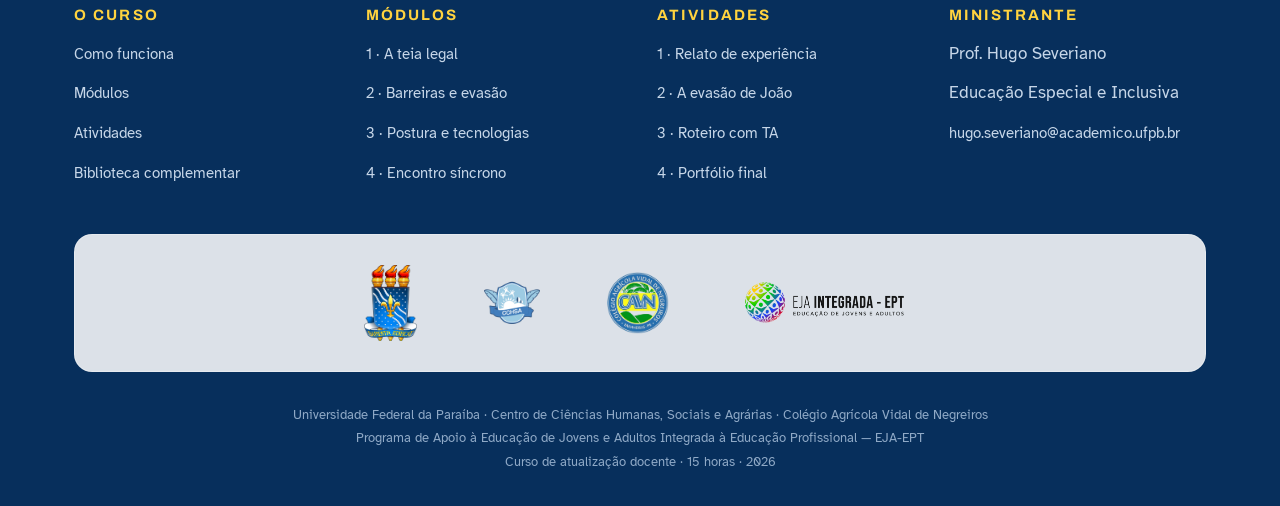
<file: modulos/atividade-2.html>
<!DOCTYPE html>
<html lang="pt-BR" data-contraste="normal" data-leitura="normal" data-movimento="normal">
<head>
<meta charset="utf-8">
<meta name="viewport" content="width=device-width, initial-scale=1">
<title>Atividade 2 · A evasão de João · Caminhos da Inclusão</title>
<meta name="description" content="Atividade 2 do curso Caminhos da Inclusão: redação de um estudo de caso sobre evasão e barreiras.">
<link rel="preconnect" href="https://fonts.googleapis.com">
<link rel="preconnect" href="https://fonts.gstatic.com" crossorigin>
<link href="https://fonts.googleapis.com/css2?family=Archivo:wght@400;600;700;800&family=Atkinson+Hyperlegible:ital,wght@0,400;0,700;1,400&display=swap" rel="stylesheet">
<link rel="stylesheet" href="../assets/css/portal.css?v=33">
<link rel="icon" href="data:image/svg+xml,<svg xmlns='http://www.w3.org/2000/svg' viewBox='0 0 32 32'><rect width='32' height='32' rx='6' fill='%230B4A8F'/><path d='M7 23 Q16 23 16 16 T25 9' stroke='%23FFD33F' stroke-width='4' fill='none' stroke-linecap='round'/></svg>">
</head>
<body>

<a class="pular" href="#conteudo">Pular para o conteúdo principal</a>

<div class="barra-a11y">
  <div class="env">
    <p class="barra-a11y__rotulo">
      <svg viewBox="0 0 24 24" fill="none" aria-hidden="true" width="16" height="16">
        <circle cx="12" cy="4.2" r="2.2" fill="currentColor"/>
        <path d="M4 8h16M12 8v6m0 0-3.4 7M12 14l3.4 7" stroke="currentColor" stroke-width="2" stroke-linecap="round"/>
      </svg>
      <span class="btn-a11y__txt">Acessibilidade</span>
    </p>
    <div class="barra-a11y__grupo" role="group" aria-label="Tamanho do texto">
      <button type="button" class="btn-a11y btn-a11y--icone" id="a11y-menos" aria-label="Diminuir o tamanho do texto">A&minus;</button>
      <span id="a11y-medidor" style="font-family:var(--display);font-size:var(--t-mini);font-weight:700;min-width:44px;text-align:center">100%</span>
      <button type="button" class="btn-a11y btn-a11y--icone" id="a11y-mais" aria-label="Aumentar o tamanho do texto">A+</button>
    </div>
    <button type="button" class="btn-a11y" id="a11y-contraste" aria-pressed="false" aria-label="Alto contraste">
      <svg viewBox="0 0 24 24" aria-hidden="true"><circle cx="12" cy="12" r="9" fill="none" stroke="currentColor" stroke-width="2"/><path d="M12 3v18a9 9 0 0 0 0-18Z" fill="currentColor"/></svg>
      <span class="btn-a11y__txt">Alto contraste</span>
    </button>
    <button type="button" class="btn-a11y" id="a11y-leitura" aria-pressed="false" aria-label="Espaçamento ampliado" title="Aumenta o espaço entre letras, palavras e linhas para facilitar a leitura">
      <svg viewBox="0 0 24 24" fill="none" aria-hidden="true"><path d="M4 6h16M4 12h16M4 18h11" stroke="currentColor" stroke-width="2" stroke-linecap="round"/></svg>
      <span class="btn-a11y__txt">Espaçamento ampliado</span>
    </button>
    <button type="button" class="btn-a11y" id="a11y-movimento" aria-pressed="false" aria-label="Pausar animações">
      <svg viewBox="0 0 24 24" fill="none" aria-hidden="true"><rect x="6" y="5" width="4" height="14" rx="1" fill="currentColor"/><rect x="14" y="5" width="4" height="14" rx="1" fill="currentColor"/></svg>
      <span class="btn-a11y__txt">Pausar animações</span>
    </button>
    <button type="button" class="btn-a11y" id="a11y-limpar" aria-label="Restaurar padrão"><span class="btn-a11y__txt">Restaurar padrão</span></button>
    <p id="a11y-aviso" class="oculto-visual" role="status" aria-live="polite"></p>
  </div>
</div>

<header class="topo">
  <div class="env">
    <a class="topo__marca" href="../index.html" aria-label="Caminhos da Inclusão — página inicial do portal">
      <img src="../assets/img/eja-integrada-ept.png" alt="EJA Integrada — EPT, Educação de Jovens e Adultos">
      <span class="topo__nome">Caminhos da Inclusão<span>Portal do aluno</span></span>
    </a>
    <nav class="nav" aria-label="Seções do portal">
      <a href="../index.html#funcionamento">Como funciona</a>
      <a href="../index.html#modulos">Módulos</a>
      <a href="../index.html#atividades">Atividades</a>
      <a href="../index.html#biblioteca">Biblioteca</a>
    </nav>
  </div>
</header>

<div class="env">
  <nav class="migalhas" aria-label="Você está aqui">
    <a href="../index.html">Portal</a><span aria-hidden="true">/</span><a href="modulo-2.html">Módulo 2</a><span aria-hidden="true">/</span>Atividade 2
  </nav>
</div>

<section class="capa-interna">
  <svg class="hero__grafismo" viewBox="0 0 1440 320" preserveAspectRatio="xMidYMid slice" aria-hidden="true" focusable="false">
      <g fill="none" stroke="#FFD33F" stroke-opacity=".16" stroke-width="2" stroke-linecap="round">
        <path d="M1020 340C1050 220 1180 220 1210 130S1340 20 1440 30"/>
        <path d="M1090 340C1120 240 1250 240 1280 160S1400 60 1440 76"/>
      </g>
      <g fill="none" stroke="#ffffff" stroke-opacity=".06" stroke-width="1.5">
        <circle cx="1250" cy="170" r="160"/><circle cx="1250" cy="170" r="250"/>
      </g>
    </svg>
  <div class="env">
    <div class="capa-interna__meta entrada entrada--1">
        <span class="pilula ">Atividade 2 · 2h</span>
        <span class="pilula ">Individual</span>
        <span class="pilula ">Ligada ao Módulo 2</span>
    </div>
    <h1 class="entrada entrada--2">Estudo de caso: a evasão de João</h1>
  </div>
</section>

<main id="conteudo" class="secao">
  <div class="env">
    <div class="conteudo">
      <div class="painel">
        <h3>Em uma frase</h3>
        <p>Ler um caso de evasão e redigir um estudo de caso apontando, com base na LBI, exatamente
        onde o sistema falhou.</p>
      </div>

      <h2>O caso</h2>
      <p>João tem 28 anos, diagnóstico de Transtorno do Espectro Autista, e matriculou-se num curso
      técnico integrado à EJA. Frequentou os dois primeiros meses. No terceiro, as faltas
      começaram. No quarto, parou de aparecer. A escola registrou <em>abandono</em>.</p>
      <p>A descrição completa do caso &mdash; com o histórico escolar de João, o relato da coordenação,
      a fala de dois professores e a estrutura física da oficina em que ele fazia a parte prática
      &mdash; está no material desta atividade.</p>

      <div class="painel">
        <h3>Descrição completa do caso</h3>
        <p>Acesse este <a href="caso-joao.html">link</a> com o caso integral. O caso é fictício.</p>
      </div>

      <h2>O que fazer</h2>
      <p>Redija um <strong>estudo de caso</strong>: um documento breve, de 1 a 2 páginas, que
      identifique os pontos em que a instituição deixou de cumprir o que a legislação estudada
      determina.</p>
      <p>O estudo de caso deve conter:</p>
      <ol>
        <li><strong>Identificação das barreiras.</strong> Aponte pelo menos uma de cada tipo previsto na LBI &mdash; arquitetônica, pedagógica, atitudinal e comunicacional &mdash; presente no caso. Se você entender que algum tipo não se aplica, escreva isso e justifique.</li>
        <li><strong>Fundamentação legal.</strong> Para cada barreira apontada, cite o dispositivo descumprido.</li>
        <li><strong>Momento de ruptura.</strong> Indique em que ponto da trajetória de João a evasão se tornou provável, e o que uma intervenção naquele momento teria exigido da escola.</li>
        <li><strong>Recomendações.</strong> Três medidas concretas que a escola poderia adotar, ordenadas da mais barata para a mais custosa.</li>
      </ol>

      <div class="painel painel--amarelo">
        <h3>O que este estudo de caso não é</h3>
        <p>Não é um documento clínico e não avalia João. Avalia a instituição. Se o seu texto
        estiver descrevendo limitações do estudante em vez de falhas do sistema, o exercício saiu
        do eixo &mdash; releia a seção sobre expulsão silenciosa no
        <a href="modulo-2.html">Módulo 2</a>.</p>
      </div>

      <h2>O que será observado</h2>
      <ul>
        <li>A correção na tipificação das barreiras segundo a LBI.</li>
        <li>A pertinência do dispositivo legal citado para cada barreira apontada.</li>
        <li>A viabilidade concreta das recomendações &mdash; medidas que uma escola pública real conseguiria adotar.</li>
        <li>O deslocamento da responsabilidade do estudante para o sistema.</li>
      </ul>

      <h2>Como entregar</h2>
      <p>O envio desta atividade é feito na turma do <strong>Google Classroom</strong> do curso, no card
      &ldquo;Atividade 2&rdquo;. Envie em PDF ou como documento do Google. A devolutiva do professor volta
      pelo mesmo card &mdash; fique atento às notificações.</p>
      <div class="marcador">
        <strong>Falta o link direto do card</strong>
        <p>O botão abaixo abre o Google Classroom, mas na página inicial: o aluno ainda precisa procurar a turma e a atividade. Quem administra a turma pode trocar o endereço do botão pelo link do card desta atividade, e aí o clique cai direto no lugar certo.</p>
      </div>
      <div class="acoes" style="margin-top:26px">
        <!-- LINK DE ENTREGA: troque o href abaixo pelo link do card desta atividade no Google Classroom -->
        <a class="btn btn--verde" href="https://classroom.google.com" target="_blank" rel="noopener noreferrer" aria-label="Entregar a Atividade 2 no Google Classroom (abre em uma nova aba)">
          <svg viewBox="0 0 20 20" fill="none" aria-hidden="true"><rect x="2" y="4" width="16" height="12" rx="2" stroke="currentColor" stroke-width="2"/><path d="M2 8h16" stroke="currentColor" stroke-width="2"/><path d="M7 12.5l2 2 4-4.5" stroke="currentColor" stroke-width="2" stroke-linecap="round" stroke-linejoin="round"/></svg>
          Entregar no Google Classroom
          <svg viewBox="0 0 20 20" fill="none" aria-hidden="true"><path d="M8 4H5a1 1 0 0 0-1 1v10a1 1 0 0 0 1 1h10a1 1 0 0 0 1-1v-3" stroke="currentColor" stroke-width="2" stroke-linecap="round"/><path d="M12 4h4v4M16 4l-7 7" stroke="currentColor" stroke-width="2" stroke-linecap="round" stroke-linejoin="round"/></svg>
        </a>
      </div>

      <div class="painel painel--verde">
        <h3>Depois desta atividade</h3>
        <p>Siga para o <a href="modulo-3.html">Módulo 3 &mdash; Postura docente e Tecnologias
        Assistivas</a>. Depois de diagnosticar, o curso passa a intervir.</p>
      </div>

      <nav class="paginacao" aria-label="Navegação entre páginas do curso">
        <a class="btn btn--contorno" href="modulo-2.html"><svg viewBox="0 0 20 20" fill="none" aria-hidden="true"><path d="M16 10H4m0 0 5-5m-5 5 5 5" stroke="currentColor" stroke-width="2.2" stroke-linecap="round" stroke-linejoin="round"/></svg>Módulo 2</a>
        <a class="btn btn--principal" href="modulo-3.html">Módulo 3<svg viewBox="0 0 20 20" fill="none" aria-hidden="true"><path d="M4 10h12m0 0-5-5m5 5-5 5" stroke="currentColor" stroke-width="2.2" stroke-linecap="round" stroke-linejoin="round"/></svg></a>
      </nav>
    </div>
  </div>
</main>

<footer class="rodape">
  <div class="env">
    <div class="rodape__grade">
      <div>
        <h4>O curso</h4>
        <ul>
          <li><a href="../index.html#funcionamento">Como funciona</a></li>
          <li><a href="../index.html#modulos">Módulos</a></li>
          <li><a href="../index.html#atividades">Atividades</a></li>
          <li><a href="complementar.html">Biblioteca complementar</a></li>
        </ul>
      </div>
      <div>
        <h4>Módulos</h4>
        <ul>
          <li><a href="modulo-1.html">1 · A teia legal</a></li>
          <li><a href="modulo-2.html">2 · Barreiras e evasão</a></li>
          <li><a href="modulo-3.html">3 · Postura e tecnologias</a></li>
          <li><a href="modulo-4.html">4 · Encontro síncrono</a></li>
        </ul>
      </div>
      <div>
        <h4>Atividades</h4>
        <ul>
          <li><a href="atividade-1.html">1 · Relato de experiência</a></li>
          <li><a href="atividade-2.html">2 · A evasão de João</a></li>
          <li><a href="atividade-3.html">3 · Roteiro com TA</a></li>
          <li><a href="atividade-4.html">4 · Portfólio final</a></li>
        </ul>
      </div>
      <div>
        <h4>Ministrante</h4>
        <ul>
          <li>Prof. Hugo Severiano</li>
          <li>Educação Especial e Inclusiva</li>
          <li><a href="mailto:hugo.severiano@academico.ufpb.br">hugo.severiano@academico.ufpb.br</a></li>
        </ul>
      </div>
    </div>
    <div class="rodape__marcas">
      <img src="../assets/img/ufpb.png" alt="Universidade Federal da Paraíba" class="alto">
      <img src="../assets/img/cchsa.png" alt="Centro de Ciências Humanas, Sociais e Agrárias">
      <img src="../assets/img/cavn.png" alt="Colégio Agrícola Vidal de Negreiros">
      <img src="../assets/img/eja-integrada-ept.png" alt="EJA Integrada — EPT" style="height:50px">
    </div>
    <p class="rodape__base">
      Universidade Federal da Paraíba · Centro de Ciências Humanas, Sociais e Agrárias · Colégio Agrícola Vidal de Negreiros<br>
      Programa de Apoio à Educação de Jovens e Adultos Integrada à Educação Profissional — EJA-EPT<br>
      Curso de atualização docente · 15 horas · 2026
    </p>
  </div>
</footer>

<!-- ========================================================================
     VLibras — tradução automática para Libras (serviço do Governo Federal).
     Carrega um script do domínio vlibras.gov.br. Para ativar, remova os
     marcadores de comentário abaixo. Exige conexão com a internet.
     ========================================================================
<div vw class="enabled">
  <div vw-access-button class="active"></div>
  <div vw-plugin-wrapper><div class="vw-plugin-top-wrapper"></div></div>
</div>
<script src="https://vlibras.gov.br/app/vlibras-plugin.js"></script>
<script>new window.VLibras.Widget('https://vlibras.gov.br/app');</script>
-->

<script src="../assets/js/portal.js?v=33"></script>
</body>
</html>
</file>
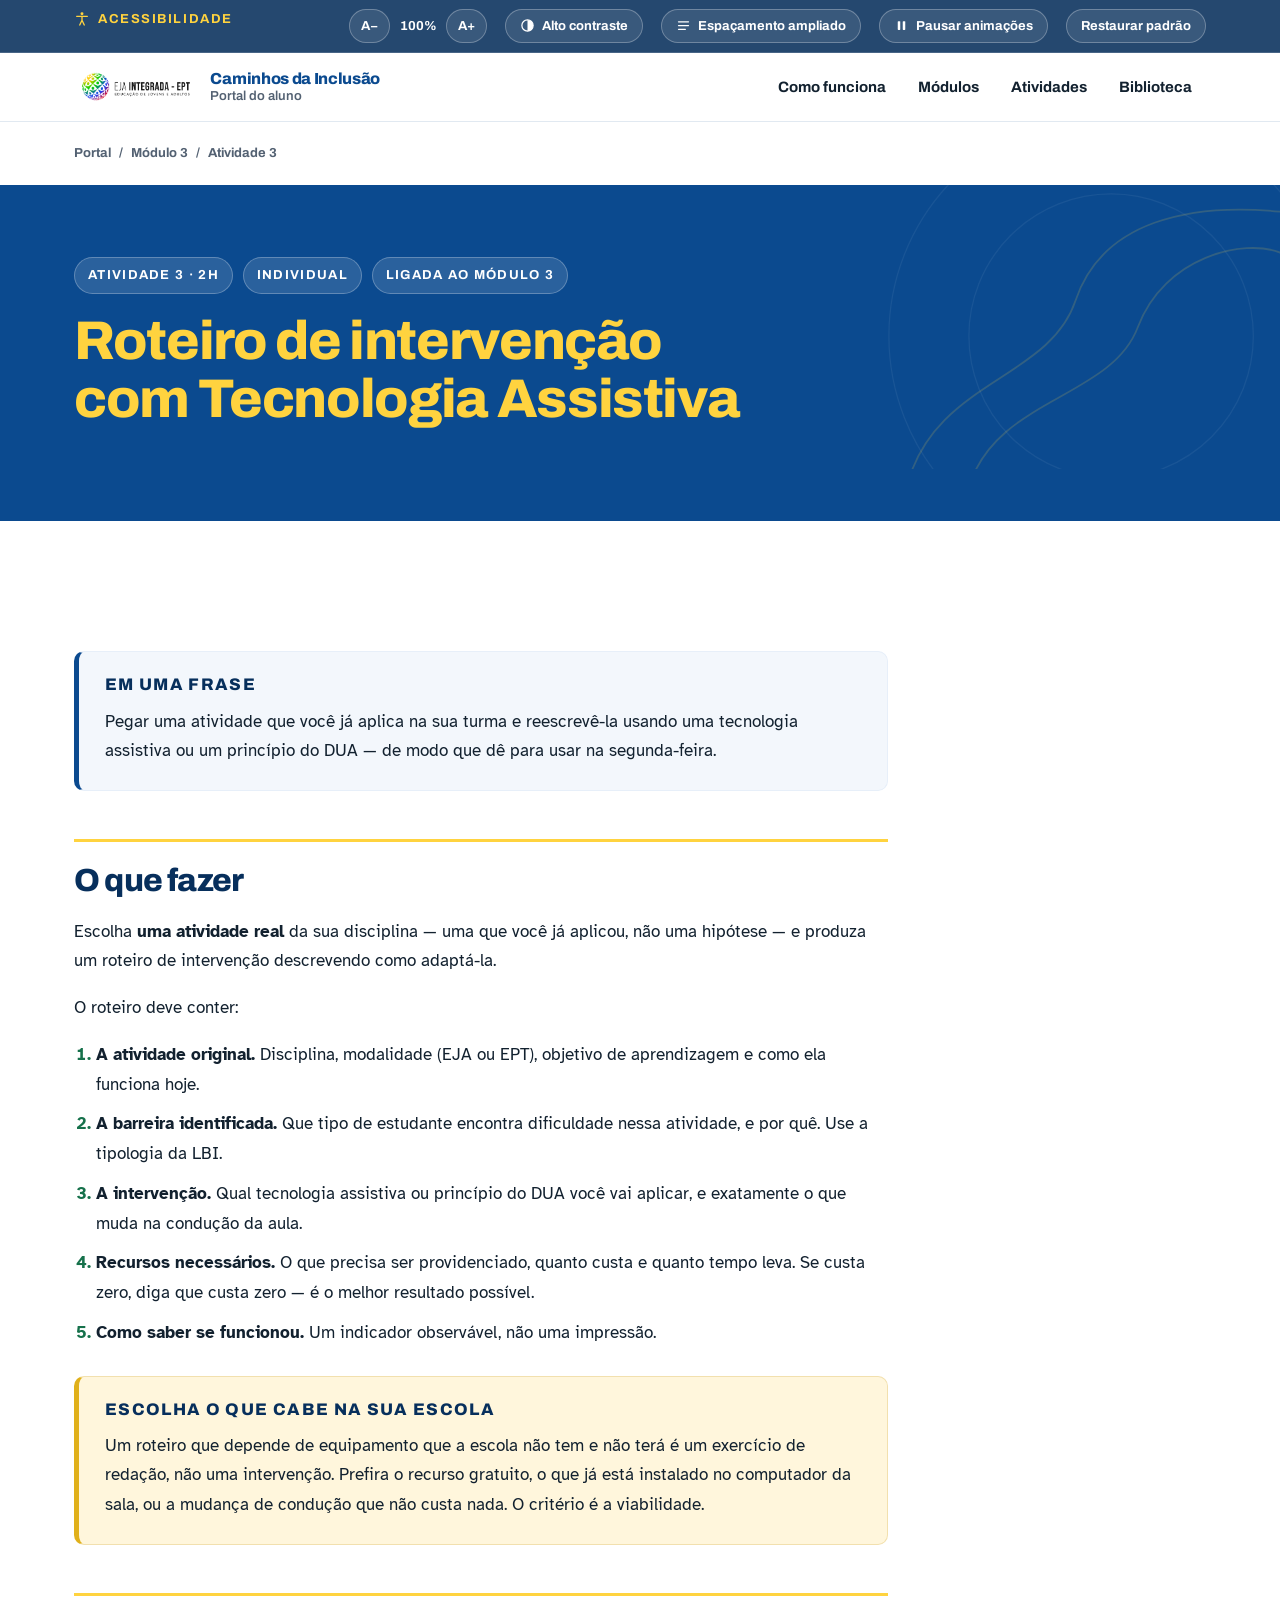
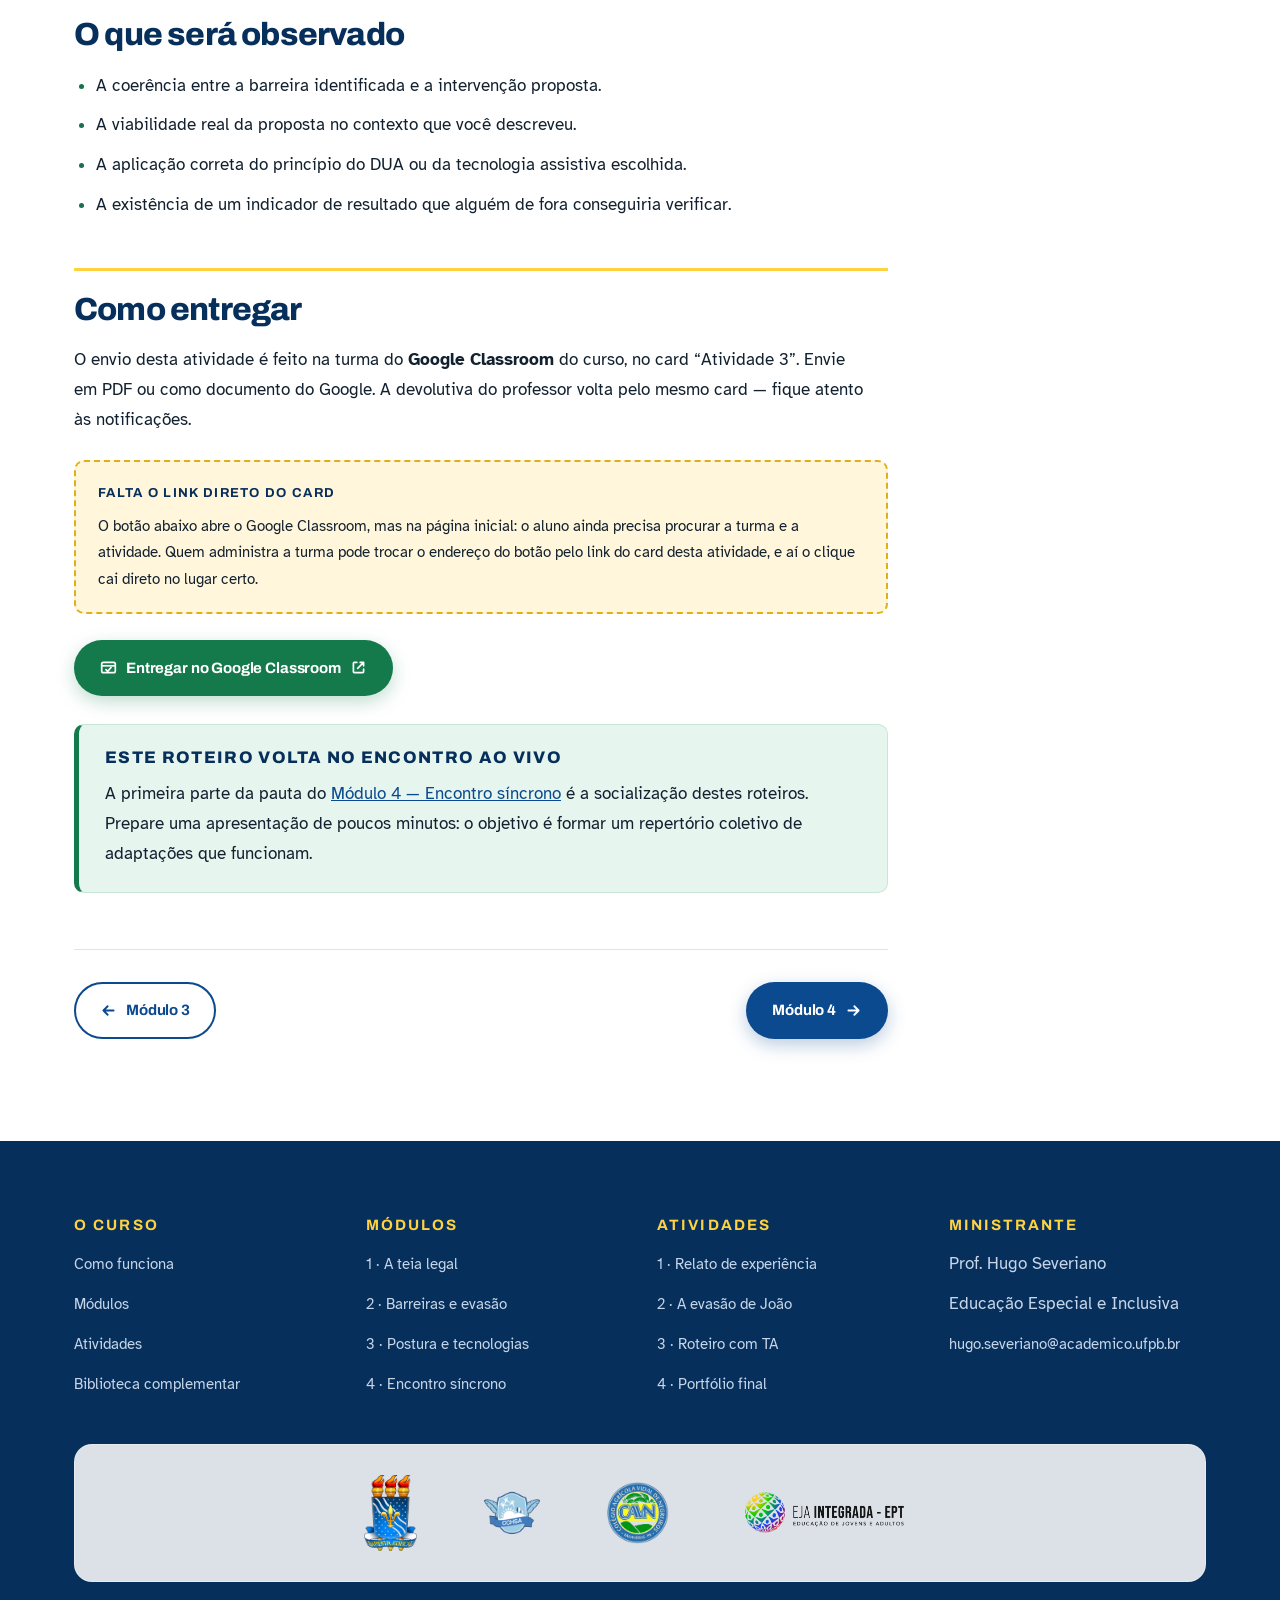
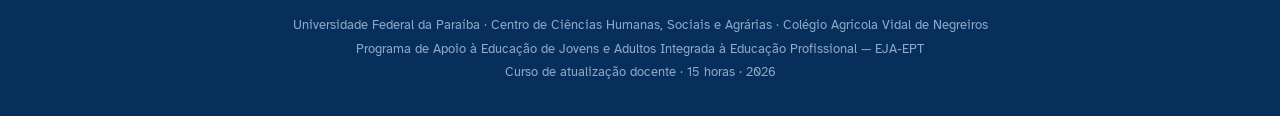
<file: modulos/atividade-3.html>
<!DOCTYPE html>
<html lang="pt-BR" data-contraste="normal" data-leitura="normal" data-movimento="normal">
<head>
<meta charset="utf-8">
<meta name="viewport" content="width=device-width, initial-scale=1">
<title>Atividade 3 · Roteiro de intervenção com TA · Caminhos da Inclusão</title>
<meta name="description" content="Atividade 3 do curso Caminhos da Inclusão: plano de adaptação de uma atividade da sua disciplina com tecnologia assistiva ou princípios do DUA.">
<link rel="preconnect" href="https://fonts.googleapis.com">
<link rel="preconnect" href="https://fonts.gstatic.com" crossorigin>
<link href="https://fonts.googleapis.com/css2?family=Archivo:wght@400;600;700;800&family=Atkinson+Hyperlegible:ital,wght@0,400;0,700;1,400&display=swap" rel="stylesheet">
<link rel="stylesheet" href="../assets/css/portal.css?v=33">
<link rel="icon" href="data:image/svg+xml,<svg xmlns='http://www.w3.org/2000/svg' viewBox='0 0 32 32'><rect width='32' height='32' rx='6' fill='%230B4A8F'/><path d='M7 23 Q16 23 16 16 T25 9' stroke='%23FFD33F' stroke-width='4' fill='none' stroke-linecap='round'/></svg>">
</head>
<body>

<a class="pular" href="#conteudo">Pular para o conteúdo principal</a>

<div class="barra-a11y">
  <div class="env">
    <p class="barra-a11y__rotulo">
      <svg viewBox="0 0 24 24" fill="none" aria-hidden="true" width="16" height="16">
        <circle cx="12" cy="4.2" r="2.2" fill="currentColor"/>
        <path d="M4 8h16M12 8v6m0 0-3.4 7M12 14l3.4 7" stroke="currentColor" stroke-width="2" stroke-linecap="round"/>
      </svg>
      <span class="btn-a11y__txt">Acessibilidade</span>
    </p>
    <div class="barra-a11y__grupo" role="group" aria-label="Tamanho do texto">
      <button type="button" class="btn-a11y btn-a11y--icone" id="a11y-menos" aria-label="Diminuir o tamanho do texto">A&minus;</button>
      <span id="a11y-medidor" style="font-family:var(--display);font-size:var(--t-mini);font-weight:700;min-width:44px;text-align:center">100%</span>
      <button type="button" class="btn-a11y btn-a11y--icone" id="a11y-mais" aria-label="Aumentar o tamanho do texto">A+</button>
    </div>
    <button type="button" class="btn-a11y" id="a11y-contraste" aria-pressed="false" aria-label="Alto contraste">
      <svg viewBox="0 0 24 24" aria-hidden="true"><circle cx="12" cy="12" r="9" fill="none" stroke="currentColor" stroke-width="2"/><path d="M12 3v18a9 9 0 0 0 0-18Z" fill="currentColor"/></svg>
      <span class="btn-a11y__txt">Alto contraste</span>
    </button>
    <button type="button" class="btn-a11y" id="a11y-leitura" aria-pressed="false" aria-label="Espaçamento ampliado" title="Aumenta o espaço entre letras, palavras e linhas para facilitar a leitura">
      <svg viewBox="0 0 24 24" fill="none" aria-hidden="true"><path d="M4 6h16M4 12h16M4 18h11" stroke="currentColor" stroke-width="2" stroke-linecap="round"/></svg>
      <span class="btn-a11y__txt">Espaçamento ampliado</span>
    </button>
    <button type="button" class="btn-a11y" id="a11y-movimento" aria-pressed="false" aria-label="Pausar animações">
      <svg viewBox="0 0 24 24" fill="none" aria-hidden="true"><rect x="6" y="5" width="4" height="14" rx="1" fill="currentColor"/><rect x="14" y="5" width="4" height="14" rx="1" fill="currentColor"/></svg>
      <span class="btn-a11y__txt">Pausar animações</span>
    </button>
    <button type="button" class="btn-a11y" id="a11y-limpar" aria-label="Restaurar padrão"><span class="btn-a11y__txt">Restaurar padrão</span></button>
    <p id="a11y-aviso" class="oculto-visual" role="status" aria-live="polite"></p>
  </div>
</div>

<header class="topo">
  <div class="env">
    <a class="topo__marca" href="../index.html" aria-label="Caminhos da Inclusão — página inicial do portal">
      <img src="../assets/img/eja-integrada-ept.png" alt="EJA Integrada — EPT, Educação de Jovens e Adultos">
      <span class="topo__nome">Caminhos da Inclusão<span>Portal do aluno</span></span>
    </a>
    <nav class="nav" aria-label="Seções do portal">
      <a href="../index.html#funcionamento">Como funciona</a>
      <a href="../index.html#modulos">Módulos</a>
      <a href="../index.html#atividades">Atividades</a>
      <a href="../index.html#biblioteca">Biblioteca</a>
    </nav>
  </div>
</header>

<div class="env">
  <nav class="migalhas" aria-label="Você está aqui">
    <a href="../index.html">Portal</a><span aria-hidden="true">/</span><a href="modulo-3.html">Módulo 3</a><span aria-hidden="true">/</span>Atividade 3
  </nav>
</div>

<section class="capa-interna">
  <svg class="hero__grafismo" viewBox="0 0 1440 320" preserveAspectRatio="xMidYMid slice" aria-hidden="true" focusable="false">
      <g fill="none" stroke="#FFD33F" stroke-opacity=".16" stroke-width="2" stroke-linecap="round">
        <path d="M1020 340C1050 220 1180 220 1210 130S1340 20 1440 30"/>
        <path d="M1090 340C1120 240 1250 240 1280 160S1400 60 1440 76"/>
      </g>
      <g fill="none" stroke="#ffffff" stroke-opacity=".06" stroke-width="1.5">
        <circle cx="1250" cy="170" r="160"/><circle cx="1250" cy="170" r="250"/>
      </g>
    </svg>
  <div class="env">
    <div class="capa-interna__meta entrada entrada--1">
        <span class="pilula ">Atividade 3 · 2h</span>
        <span class="pilula ">Individual</span>
        <span class="pilula ">Ligada ao Módulo 3</span>
    </div>
    <h1 class="entrada entrada--2">Roteiro de intervenção com Tecnologia Assistiva</h1>
  </div>
</section>

<main id="conteudo" class="secao">
  <div class="env">
    <div class="conteudo">
      <div class="painel">
        <h3>Em uma frase</h3>
        <p>Pegar uma atividade que você já aplica na sua turma e reescrevê-la usando uma tecnologia
        assistiva ou um princípio do DUA &mdash; de modo que dê para usar na segunda-feira.</p>
      </div>

      <h2>O que fazer</h2>
      <p>Escolha <strong>uma atividade real</strong> da sua disciplina &mdash; uma que você já aplicou,
      não uma hipótese &mdash; e produza um roteiro de intervenção descrevendo como adaptá-la.</p>
      <p>O roteiro deve conter:</p>
      <ol>
        <li><strong>A atividade original.</strong> Disciplina, modalidade (EJA ou EPT), objetivo de aprendizagem e como ela funciona hoje.</li>
        <li><strong>A barreira identificada.</strong> Que tipo de estudante encontra dificuldade nessa atividade, e por quê. Use a tipologia da LBI.</li>
        <li><strong>A intervenção.</strong> Qual tecnologia assistiva ou princípio do DUA você vai aplicar, e exatamente o que muda na condução da aula.</li>
        <li><strong>Recursos necessários.</strong> O que precisa ser providenciado, quanto custa e quanto tempo leva. Se custa zero, diga que custa zero &mdash; é o melhor resultado possível.</li>
        <li><strong>Como saber se funcionou.</strong> Um indicador observável, não uma impressão.</li>
      </ol>

      <div class="painel painel--amarelo">
        <h3>Escolha o que cabe na sua escola</h3>
        <p>Um roteiro que depende de equipamento que a escola não tem e não terá é um exercício de
        redação, não uma intervenção. Prefira o recurso gratuito, o que já está instalado no
        computador da sala, ou a mudança de condução que não custa nada. O critério é a viabilidade.</p>
      </div>

      <h2>O que será observado</h2>
      <ul>
        <li>A coerência entre a barreira identificada e a intervenção proposta.</li>
        <li>A viabilidade real da proposta no contexto que você descreveu.</li>
        <li>A aplicação correta do princípio do DUA ou da tecnologia assistiva escolhida.</li>
        <li>A existência de um indicador de resultado que alguém de fora conseguiria verificar.</li>
      </ul>

      <h2>Como entregar</h2>
      <p>O envio desta atividade é feito na turma do <strong>Google Classroom</strong> do curso, no card
      &ldquo;Atividade 3&rdquo;. Envie em PDF ou como documento do Google. A devolutiva do professor volta
      pelo mesmo card &mdash; fique atento às notificações.</p>
      <div class="marcador">
        <strong>Falta o link direto do card</strong>
        <p>O botão abaixo abre o Google Classroom, mas na página inicial: o aluno ainda precisa procurar a turma e a atividade. Quem administra a turma pode trocar o endereço do botão pelo link do card desta atividade, e aí o clique cai direto no lugar certo.</p>
      </div>
      <div class="acoes" style="margin-top:26px">
        <!-- LINK DE ENTREGA: troque o href abaixo pelo link do card desta atividade no Google Classroom -->
        <a class="btn btn--verde" href="https://classroom.google.com" target="_blank" rel="noopener noreferrer" aria-label="Entregar a Atividade 3 no Google Classroom (abre em uma nova aba)">
          <svg viewBox="0 0 20 20" fill="none" aria-hidden="true"><rect x="2" y="4" width="16" height="12" rx="2" stroke="currentColor" stroke-width="2"/><path d="M2 8h16" stroke="currentColor" stroke-width="2"/><path d="M7 12.5l2 2 4-4.5" stroke="currentColor" stroke-width="2" stroke-linecap="round" stroke-linejoin="round"/></svg>
          Entregar no Google Classroom
          <svg viewBox="0 0 20 20" fill="none" aria-hidden="true"><path d="M8 4H5a1 1 0 0 0-1 1v10a1 1 0 0 0 1 1h10a1 1 0 0 0 1-1v-3" stroke="currentColor" stroke-width="2" stroke-linecap="round"/><path d="M12 4h4v4M16 4l-7 7" stroke="currentColor" stroke-width="2" stroke-linecap="round" stroke-linejoin="round"/></svg>
        </a>
      </div>

      <div class="painel painel--verde">
        <h3>Este roteiro volta no encontro ao vivo</h3>
        <p>A primeira parte da pauta do <a href="modulo-4.html">Módulo 4 &mdash; Encontro síncrono</a>
        é a socialização destes roteiros. Prepare uma apresentação de poucos minutos: o objetivo é
        formar um repertório coletivo de adaptações que funcionam.</p>
      </div>

      <nav class="paginacao" aria-label="Navegação entre páginas do curso">
        <a class="btn btn--contorno" href="modulo-3.html"><svg viewBox="0 0 20 20" fill="none" aria-hidden="true"><path d="M16 10H4m0 0 5-5m-5 5 5 5" stroke="currentColor" stroke-width="2.2" stroke-linecap="round" stroke-linejoin="round"/></svg>Módulo 3</a>
        <a class="btn btn--principal" href="modulo-4.html">Módulo 4<svg viewBox="0 0 20 20" fill="none" aria-hidden="true"><path d="M4 10h12m0 0-5-5m5 5-5 5" stroke="currentColor" stroke-width="2.2" stroke-linecap="round" stroke-linejoin="round"/></svg></a>
      </nav>
    </div>
  </div>
</main>

<footer class="rodape">
  <div class="env">
    <div class="rodape__grade">
      <div>
        <h4>O curso</h4>
        <ul>
          <li><a href="../index.html#funcionamento">Como funciona</a></li>
          <li><a href="../index.html#modulos">Módulos</a></li>
          <li><a href="../index.html#atividades">Atividades</a></li>
          <li><a href="complementar.html">Biblioteca complementar</a></li>
        </ul>
      </div>
      <div>
        <h4>Módulos</h4>
        <ul>
          <li><a href="modulo-1.html">1 · A teia legal</a></li>
          <li><a href="modulo-2.html">2 · Barreiras e evasão</a></li>
          <li><a href="modulo-3.html">3 · Postura e tecnologias</a></li>
          <li><a href="modulo-4.html">4 · Encontro síncrono</a></li>
        </ul>
      </div>
      <div>
        <h4>Atividades</h4>
        <ul>
          <li><a href="atividade-1.html">1 · Relato de experiência</a></li>
          <li><a href="atividade-2.html">2 · A evasão de João</a></li>
          <li><a href="atividade-3.html">3 · Roteiro com TA</a></li>
          <li><a href="atividade-4.html">4 · Portfólio final</a></li>
        </ul>
      </div>
      <div>
        <h4>Ministrante</h4>
        <ul>
          <li>Prof. Hugo Severiano</li>
          <li>Educação Especial e Inclusiva</li>
          <li><a href="mailto:hugo.severiano@academico.ufpb.br">hugo.severiano@academico.ufpb.br</a></li>
        </ul>
      </div>
    </div>
    <div class="rodape__marcas">
      <img src="../assets/img/ufpb.png" alt="Universidade Federal da Paraíba" class="alto">
      <img src="../assets/img/cchsa.png" alt="Centro de Ciências Humanas, Sociais e Agrárias">
      <img src="../assets/img/cavn.png" alt="Colégio Agrícola Vidal de Negreiros">
      <img src="../assets/img/eja-integrada-ept.png" alt="EJA Integrada — EPT" style="height:50px">
    </div>
    <p class="rodape__base">
      Universidade Federal da Paraíba · Centro de Ciências Humanas, Sociais e Agrárias · Colégio Agrícola Vidal de Negreiros<br>
      Programa de Apoio à Educação de Jovens e Adultos Integrada à Educação Profissional — EJA-EPT<br>
      Curso de atualização docente · 15 horas · 2026
    </p>
  </div>
</footer>

<!-- ========================================================================
     VLibras — tradução automática para Libras (serviço do Governo Federal).
     Carrega um script do domínio vlibras.gov.br. Para ativar, remova os
     marcadores de comentário abaixo. Exige conexão com a internet.
     ========================================================================
<div vw class="enabled">
  <div vw-access-button class="active"></div>
  <div vw-plugin-wrapper><div class="vw-plugin-top-wrapper"></div></div>
</div>
<script src="https://vlibras.gov.br/app/vlibras-plugin.js"></script>
<script>new window.VLibras.Widget('https://vlibras.gov.br/app');</script>
-->

<script src="../assets/js/portal.js?v=33"></script>
</body>
</html>
</file>
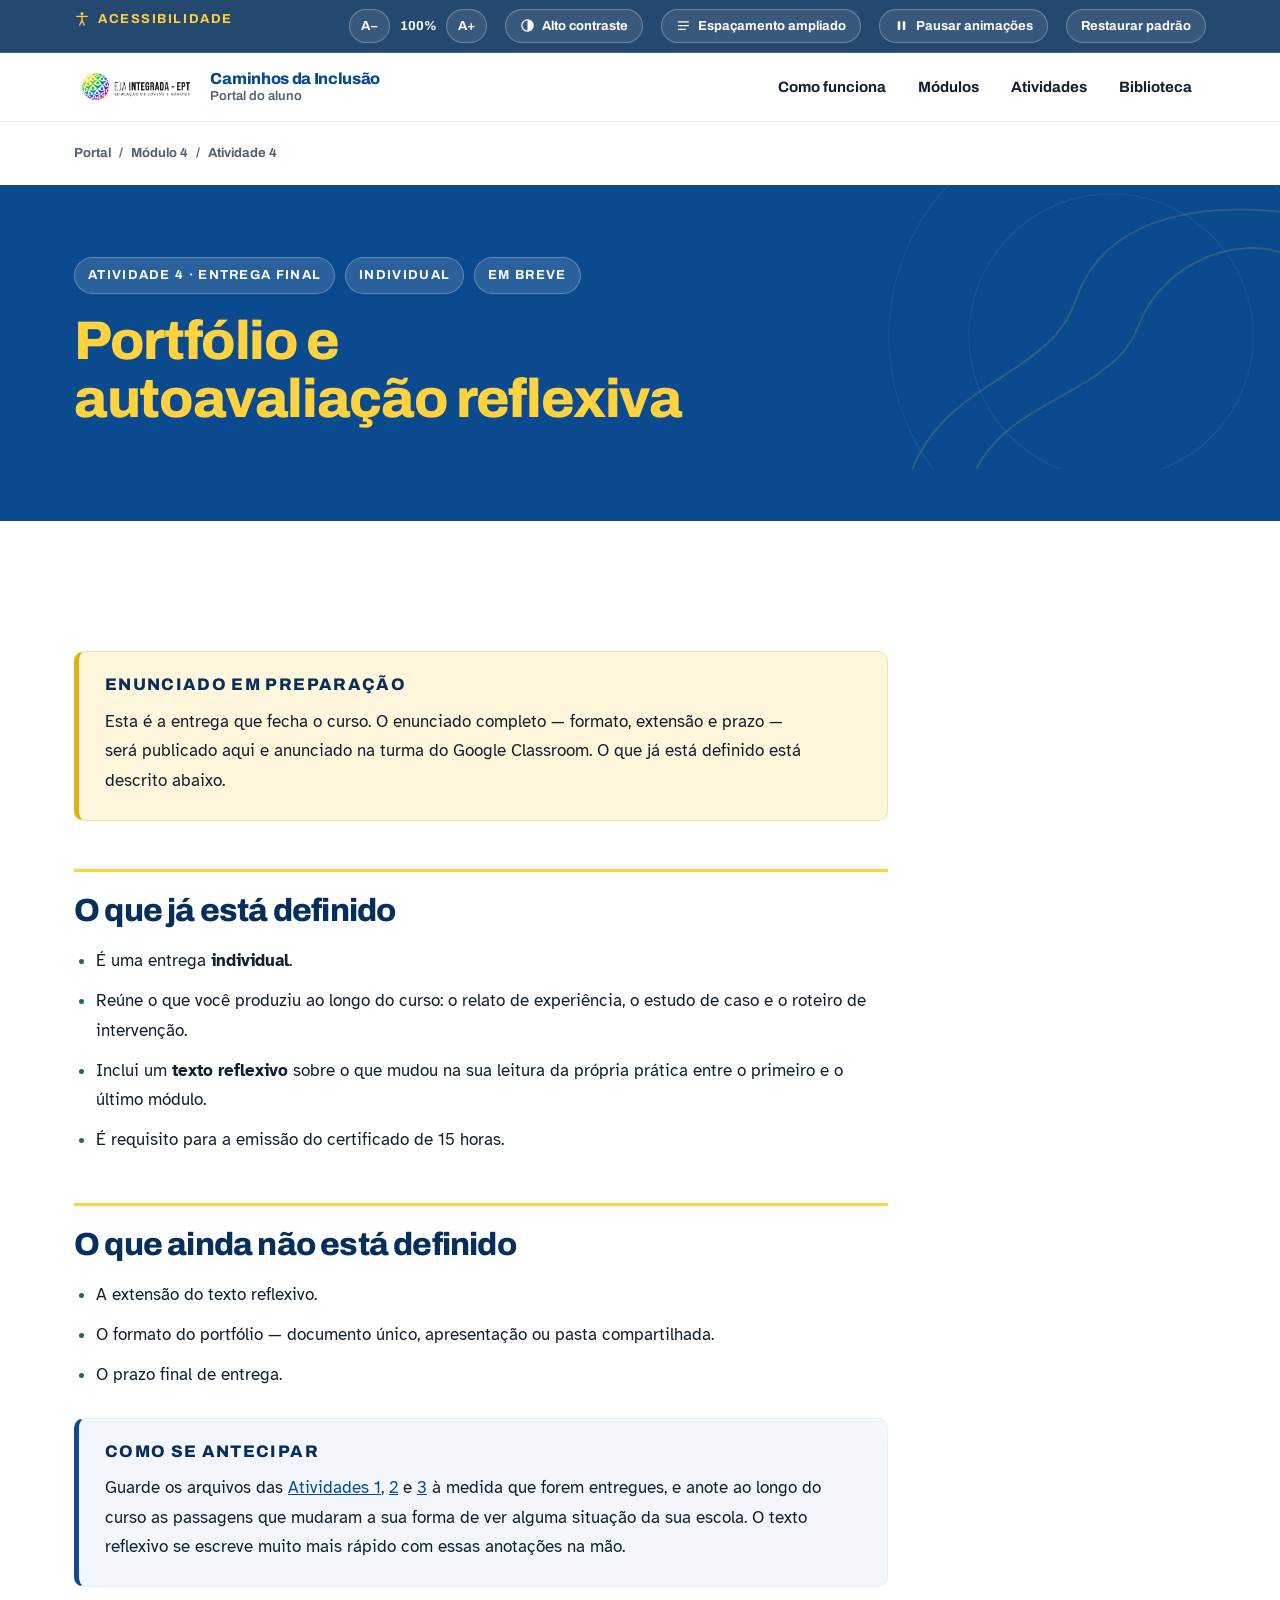
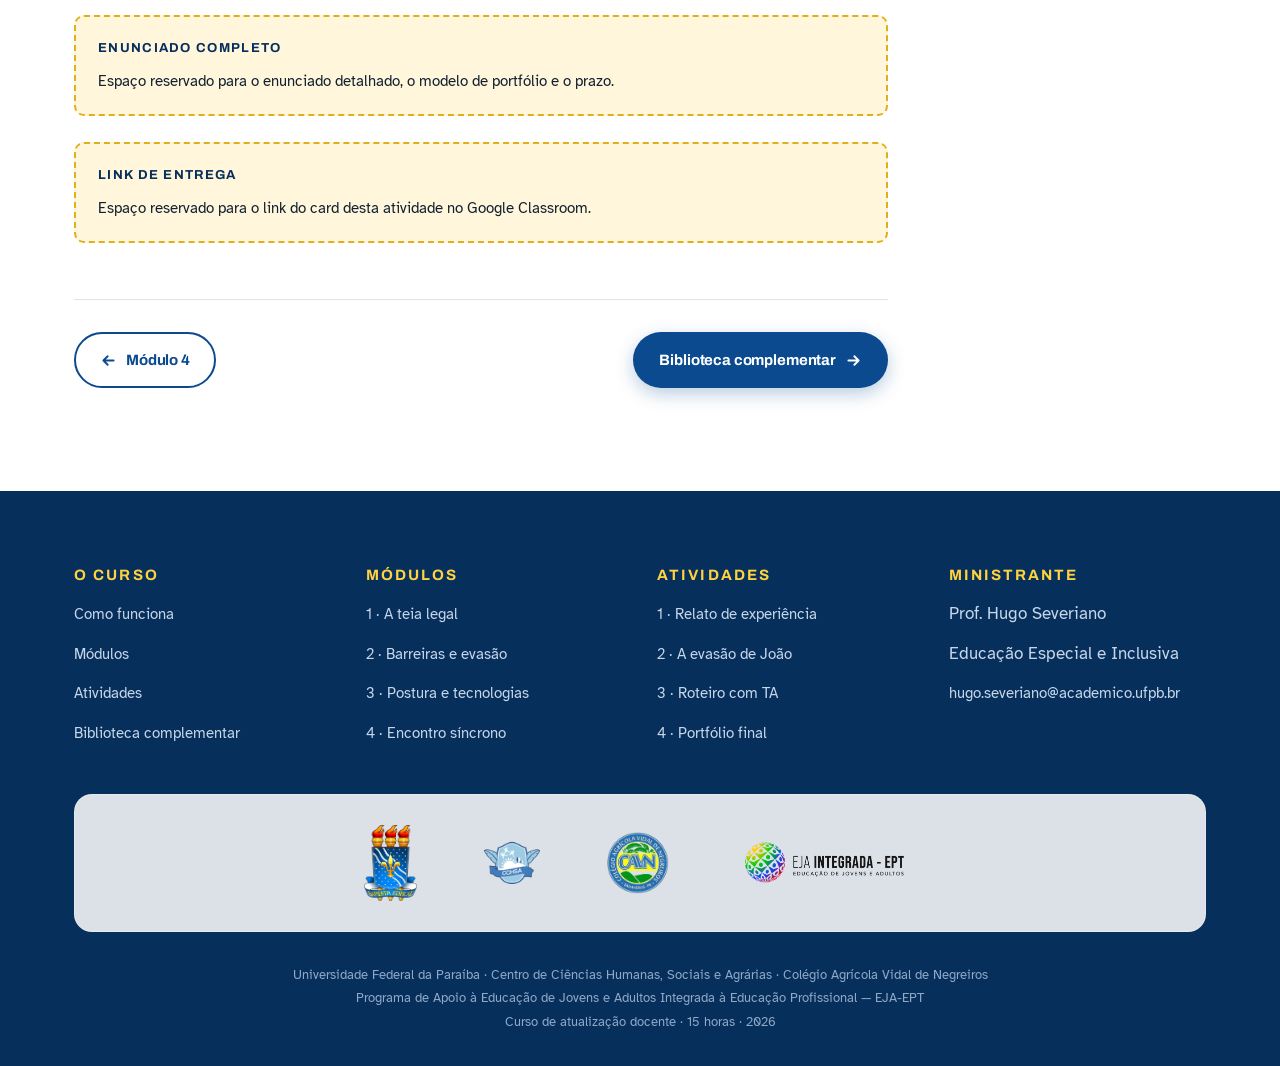
<file: modulos/atividade-4.html>
<!DOCTYPE html>
<html lang="pt-BR" data-contraste="normal" data-leitura="normal" data-movimento="normal">
<head>
<meta charset="utf-8">
<meta name="viewport" content="width=device-width, initial-scale=1">
<title>Atividade 4 · Portfólio e autoavaliação · Caminhos da Inclusão</title>
<meta name="description" content="Atividade 4 do curso Caminhos da Inclusão: entrega final, portfólio e autoavaliação reflexiva. Enunciado em preparação.">
<link rel="preconnect" href="https://fonts.googleapis.com">
<link rel="preconnect" href="https://fonts.gstatic.com" crossorigin>
<link href="https://fonts.googleapis.com/css2?family=Archivo:wght@400;600;700;800&family=Atkinson+Hyperlegible:ital,wght@0,400;0,700;1,400&display=swap" rel="stylesheet">
<link rel="stylesheet" href="../assets/css/portal.css?v=33">
<link rel="icon" href="data:image/svg+xml,<svg xmlns='http://www.w3.org/2000/svg' viewBox='0 0 32 32'><rect width='32' height='32' rx='6' fill='%230B4A8F'/><path d='M7 23 Q16 23 16 16 T25 9' stroke='%23FFD33F' stroke-width='4' fill='none' stroke-linecap='round'/></svg>">
</head>
<body>

<a class="pular" href="#conteudo">Pular para o conteúdo principal</a>

<div class="barra-a11y">
  <div class="env">
    <p class="barra-a11y__rotulo">
      <svg viewBox="0 0 24 24" fill="none" aria-hidden="true" width="16" height="16">
        <circle cx="12" cy="4.2" r="2.2" fill="currentColor"/>
        <path d="M4 8h16M12 8v6m0 0-3.4 7M12 14l3.4 7" stroke="currentColor" stroke-width="2" stroke-linecap="round"/>
      </svg>
      <span class="btn-a11y__txt">Acessibilidade</span>
    </p>
    <div class="barra-a11y__grupo" role="group" aria-label="Tamanho do texto">
      <button type="button" class="btn-a11y btn-a11y--icone" id="a11y-menos" aria-label="Diminuir o tamanho do texto">A&minus;</button>
      <span id="a11y-medidor" style="font-family:var(--display);font-size:var(--t-mini);font-weight:700;min-width:44px;text-align:center">100%</span>
      <button type="button" class="btn-a11y btn-a11y--icone" id="a11y-mais" aria-label="Aumentar o tamanho do texto">A+</button>
    </div>
    <button type="button" class="btn-a11y" id="a11y-contraste" aria-pressed="false" aria-label="Alto contraste">
      <svg viewBox="0 0 24 24" aria-hidden="true"><circle cx="12" cy="12" r="9" fill="none" stroke="currentColor" stroke-width="2"/><path d="M12 3v18a9 9 0 0 0 0-18Z" fill="currentColor"/></svg>
      <span class="btn-a11y__txt">Alto contraste</span>
    </button>
    <button type="button" class="btn-a11y" id="a11y-leitura" aria-pressed="false" aria-label="Espaçamento ampliado" title="Aumenta o espaço entre letras, palavras e linhas para facilitar a leitura">
      <svg viewBox="0 0 24 24" fill="none" aria-hidden="true"><path d="M4 6h16M4 12h16M4 18h11" stroke="currentColor" stroke-width="2" stroke-linecap="round"/></svg>
      <span class="btn-a11y__txt">Espaçamento ampliado</span>
    </button>
    <button type="button" class="btn-a11y" id="a11y-movimento" aria-pressed="false" aria-label="Pausar animações">
      <svg viewBox="0 0 24 24" fill="none" aria-hidden="true"><rect x="6" y="5" width="4" height="14" rx="1" fill="currentColor"/><rect x="14" y="5" width="4" height="14" rx="1" fill="currentColor"/></svg>
      <span class="btn-a11y__txt">Pausar animações</span>
    </button>
    <button type="button" class="btn-a11y" id="a11y-limpar" aria-label="Restaurar padrão"><span class="btn-a11y__txt">Restaurar padrão</span></button>
    <p id="a11y-aviso" class="oculto-visual" role="status" aria-live="polite"></p>
  </div>
</div>

<header class="topo">
  <div class="env">
    <a class="topo__marca" href="../index.html" aria-label="Caminhos da Inclusão — página inicial do portal">
      <img src="../assets/img/eja-integrada-ept.png" alt="EJA Integrada — EPT, Educação de Jovens e Adultos">
      <span class="topo__nome">Caminhos da Inclusão<span>Portal do aluno</span></span>
    </a>
    <nav class="nav" aria-label="Seções do portal">
      <a href="../index.html#funcionamento">Como funciona</a>
      <a href="../index.html#modulos">Módulos</a>
      <a href="../index.html#atividades">Atividades</a>
      <a href="../index.html#biblioteca">Biblioteca</a>
    </nav>
  </div>
</header>

<div class="env">
  <nav class="migalhas" aria-label="Você está aqui">
    <a href="../index.html">Portal</a><span aria-hidden="true">/</span><a href="modulo-4.html">Módulo 4</a><span aria-hidden="true">/</span>Atividade 4
  </nav>
</div>

<section class="capa-interna">
  <svg class="hero__grafismo" viewBox="0 0 1440 320" preserveAspectRatio="xMidYMid slice" aria-hidden="true" focusable="false">
      <g fill="none" stroke="#FFD33F" stroke-opacity=".16" stroke-width="2" stroke-linecap="round">
        <path d="M1020 340C1050 220 1180 220 1210 130S1340 20 1440 30"/>
        <path d="M1090 340C1120 240 1250 240 1280 160S1400 60 1440 76"/>
      </g>
      <g fill="none" stroke="#ffffff" stroke-opacity=".06" stroke-width="1.5">
        <circle cx="1250" cy="170" r="160"/><circle cx="1250" cy="170" r="250"/>
      </g>
    </svg>
  <div class="env">
    <div class="capa-interna__meta entrada entrada--1">
        <span class="pilula ">Atividade 4 · Entrega final</span>
        <span class="pilula ">Individual</span>
        <span class="pilula pilula--breve">Em breve</span>
    </div>
    <h1 class="entrada entrada--2">Portfólio e autoavaliação reflexiva</h1>
  </div>
</section>

<main id="conteudo" class="secao">
  <div class="env">
    <div class="conteudo">
      <div class="painel painel--amarelo">
        <h3>Enunciado em preparação</h3>
        <p>Esta é a entrega que fecha o curso. O enunciado completo &mdash; formato, extensão e prazo
        &mdash; será publicado aqui e anunciado na turma do Google Classroom. O que já está definido
        está descrito abaixo.</p>
      </div>

      <h2>O que já está definido</h2>
      <ul>
        <li>É uma entrega <strong>individual</strong>.</li>
        <li>Reúne o que você produziu ao longo do curso: o relato de experiência, o estudo de caso e o roteiro de intervenção.</li>
        <li>Inclui um <strong>texto reflexivo</strong> sobre o que mudou na sua leitura da própria prática entre o primeiro e o último módulo.</li>
        <li>É requisito para a emissão do certificado de 15 horas.</li>
      </ul>

      <h2>O que ainda não está definido</h2>
      <ul>
        <li>A extensão do texto reflexivo.</li>
        <li>O formato do portfólio &mdash; documento único, apresentação ou pasta compartilhada.</li>
        <li>O prazo final de entrega.</li>
      </ul>

      <div class="painel">
        <h3>Como se antecipar</h3>
        <p>Guarde os arquivos das <a href="atividade-1.html">Atividades 1</a>,
        <a href="atividade-2.html">2</a> e <a href="atividade-3.html">3</a> à medida que forem
        entregues, e anote ao longo do curso as passagens que mudaram a sua forma de ver alguma
        situação da sua escola. O texto reflexivo se escreve muito mais rápido com essas anotações
        na mão.</p>
      </div>

      <div class="marcador">
        <strong>Enunciado completo</strong>
        <p>Espaço reservado para o enunciado detalhado, o modelo de portfólio e o prazo.</p>
      </div>

      <div class="marcador">
        <strong>Link de entrega</strong>
        <p>Espaço reservado para o link do card desta atividade no Google Classroom.</p>
      </div>

      <nav class="paginacao" aria-label="Navegação entre páginas do curso">
        <a class="btn btn--contorno" href="modulo-4.html"><svg viewBox="0 0 20 20" fill="none" aria-hidden="true"><path d="M16 10H4m0 0 5-5m-5 5 5 5" stroke="currentColor" stroke-width="2.2" stroke-linecap="round" stroke-linejoin="round"/></svg>Módulo 4</a>
        <a class="btn btn--principal" href="complementar.html">Biblioteca complementar<svg viewBox="0 0 20 20" fill="none" aria-hidden="true"><path d="M4 10h12m0 0-5-5m5 5-5 5" stroke="currentColor" stroke-width="2.2" stroke-linecap="round" stroke-linejoin="round"/></svg></a>
      </nav>
    </div>
  </div>
</main>

<footer class="rodape">
  <div class="env">
    <div class="rodape__grade">
      <div>
        <h4>O curso</h4>
        <ul>
          <li><a href="../index.html#funcionamento">Como funciona</a></li>
          <li><a href="../index.html#modulos">Módulos</a></li>
          <li><a href="../index.html#atividades">Atividades</a></li>
          <li><a href="complementar.html">Biblioteca complementar</a></li>
        </ul>
      </div>
      <div>
        <h4>Módulos</h4>
        <ul>
          <li><a href="modulo-1.html">1 · A teia legal</a></li>
          <li><a href="modulo-2.html">2 · Barreiras e evasão</a></li>
          <li><a href="modulo-3.html">3 · Postura e tecnologias</a></li>
          <li><a href="modulo-4.html">4 · Encontro síncrono</a></li>
        </ul>
      </div>
      <div>
        <h4>Atividades</h4>
        <ul>
          <li><a href="atividade-1.html">1 · Relato de experiência</a></li>
          <li><a href="atividade-2.html">2 · A evasão de João</a></li>
          <li><a href="atividade-3.html">3 · Roteiro com TA</a></li>
          <li><a href="atividade-4.html">4 · Portfólio final</a></li>
        </ul>
      </div>
      <div>
        <h4>Ministrante</h4>
        <ul>
          <li>Prof. Hugo Severiano</li>
          <li>Educação Especial e Inclusiva</li>
          <li><a href="mailto:hugo.severiano@academico.ufpb.br">hugo.severiano@academico.ufpb.br</a></li>
        </ul>
      </div>
    </div>
    <div class="rodape__marcas">
      <img src="../assets/img/ufpb.png" alt="Universidade Federal da Paraíba" class="alto">
      <img src="../assets/img/cchsa.png" alt="Centro de Ciências Humanas, Sociais e Agrárias">
      <img src="../assets/img/cavn.png" alt="Colégio Agrícola Vidal de Negreiros">
      <img src="../assets/img/eja-integrada-ept.png" alt="EJA Integrada — EPT" style="height:50px">
    </div>
    <p class="rodape__base">
      Universidade Federal da Paraíba · Centro de Ciências Humanas, Sociais e Agrárias · Colégio Agrícola Vidal de Negreiros<br>
      Programa de Apoio à Educação de Jovens e Adultos Integrada à Educação Profissional — EJA-EPT<br>
      Curso de atualização docente · 15 horas · 2026
    </p>
  </div>
</footer>

<!-- ========================================================================
     VLibras — tradução automática para Libras (serviço do Governo Federal).
     Carrega um script do domínio vlibras.gov.br. Para ativar, remova os
     marcadores de comentário abaixo. Exige conexão com a internet.
     ========================================================================
<div vw class="enabled">
  <div vw-access-button class="active"></div>
  <div vw-plugin-wrapper><div class="vw-plugin-top-wrapper"></div></div>
</div>
<script src="https://vlibras.gov.br/app/vlibras-plugin.js"></script>
<script>new window.VLibras.Widget('https://vlibras.gov.br/app');</script>
-->

<script src="../assets/js/portal.js?v=33"></script>
</body>
</html>
</file>
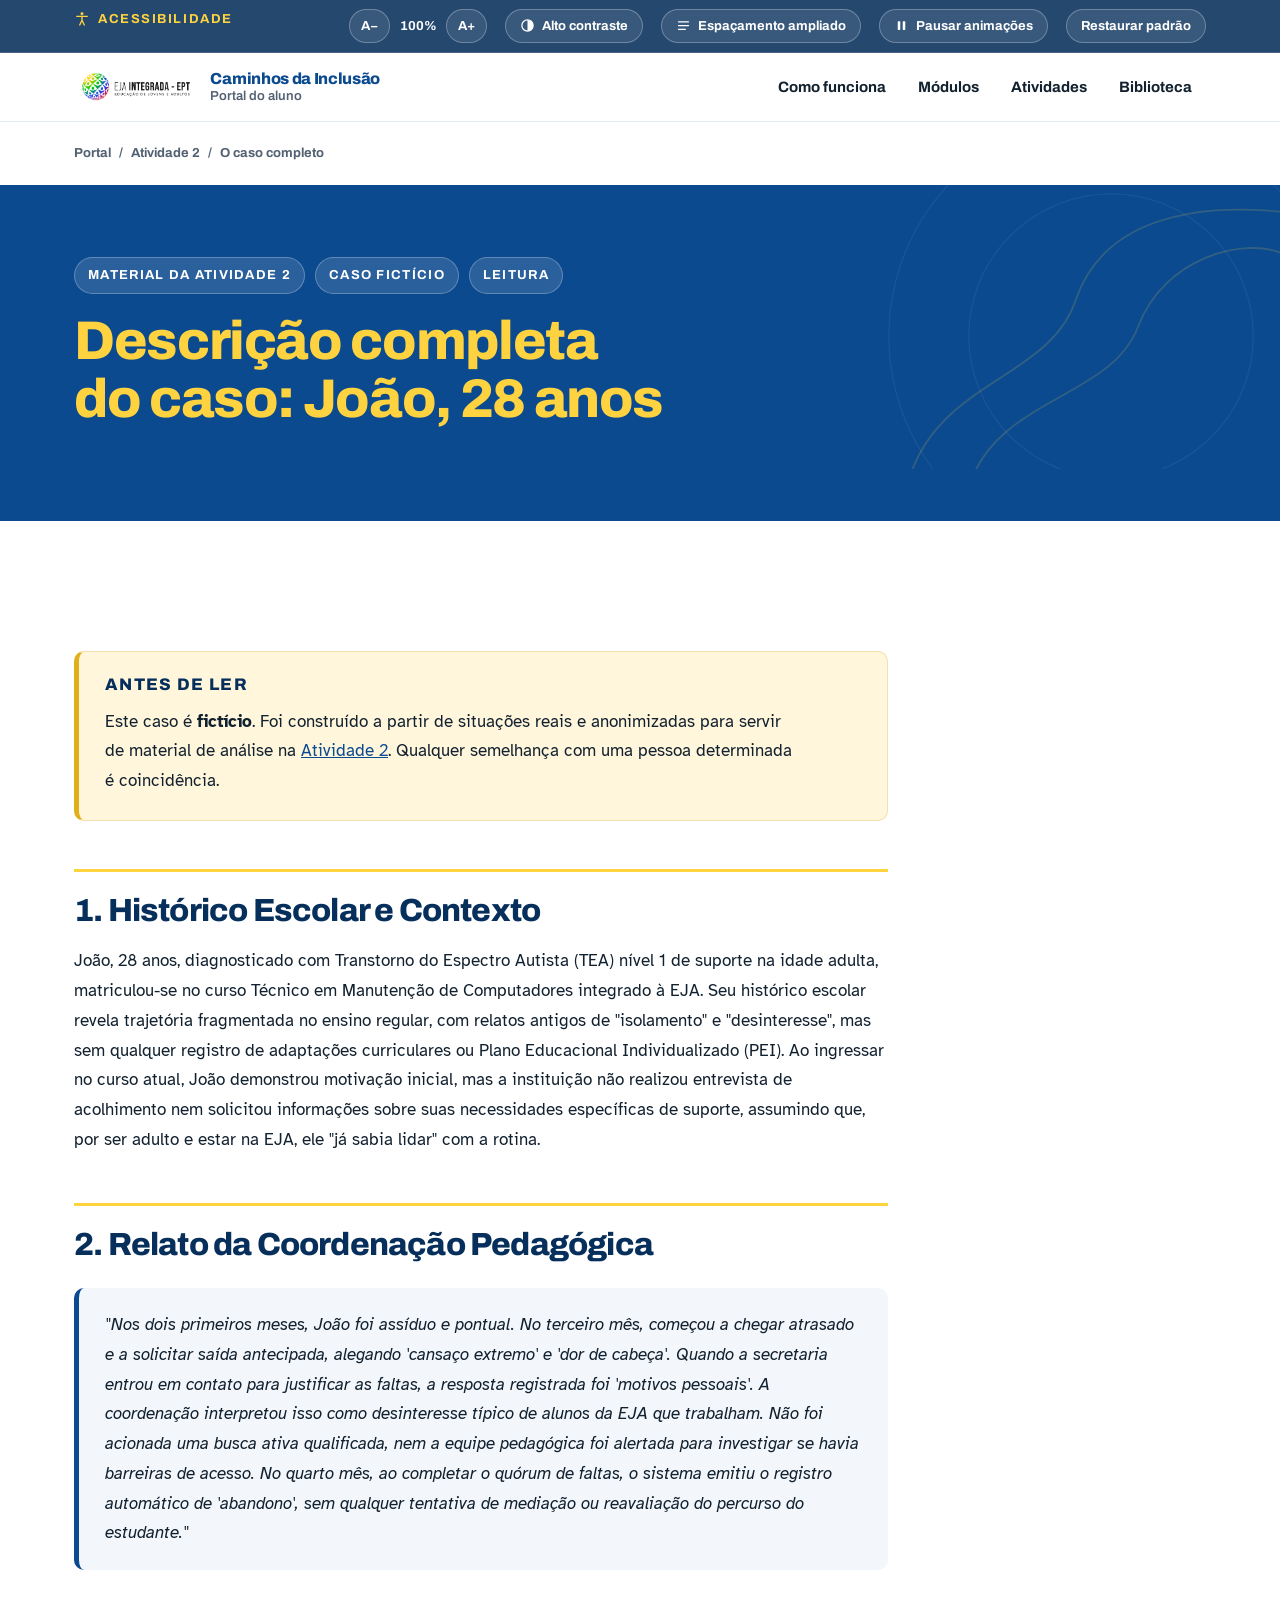
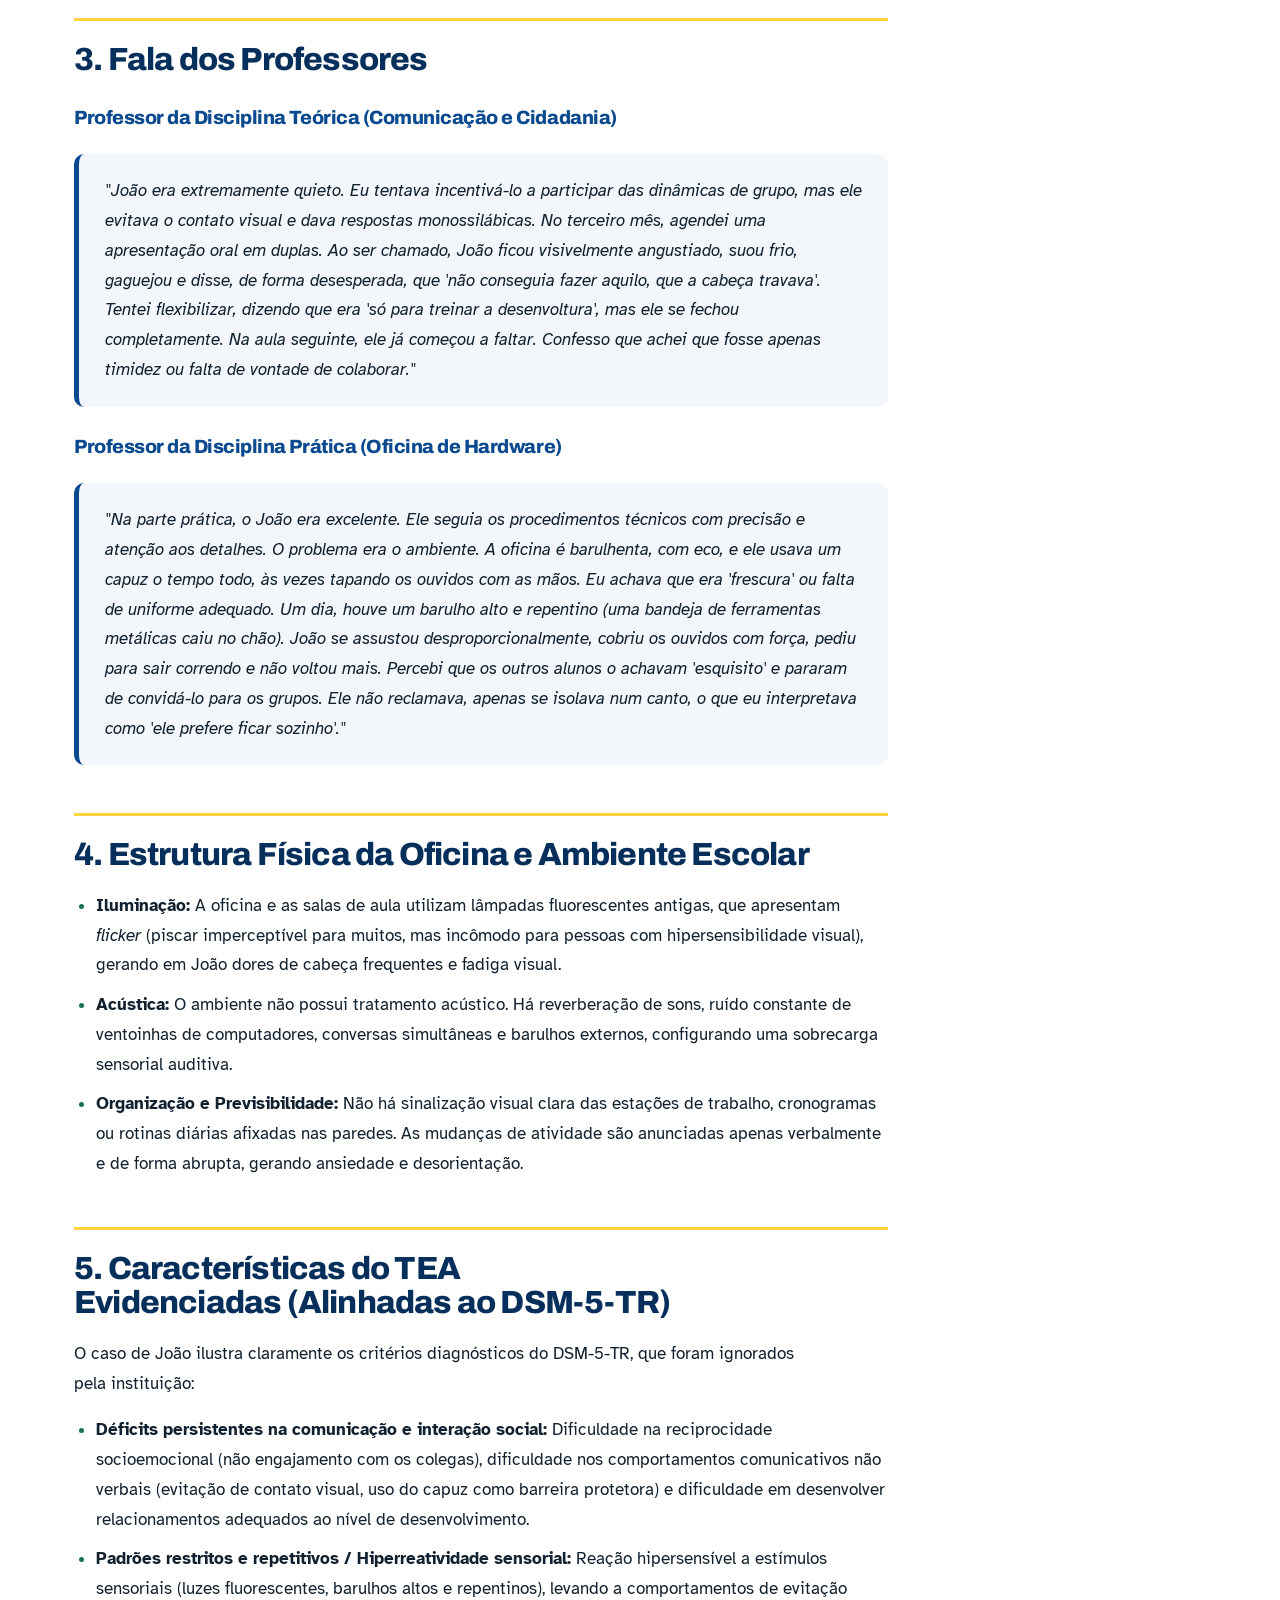
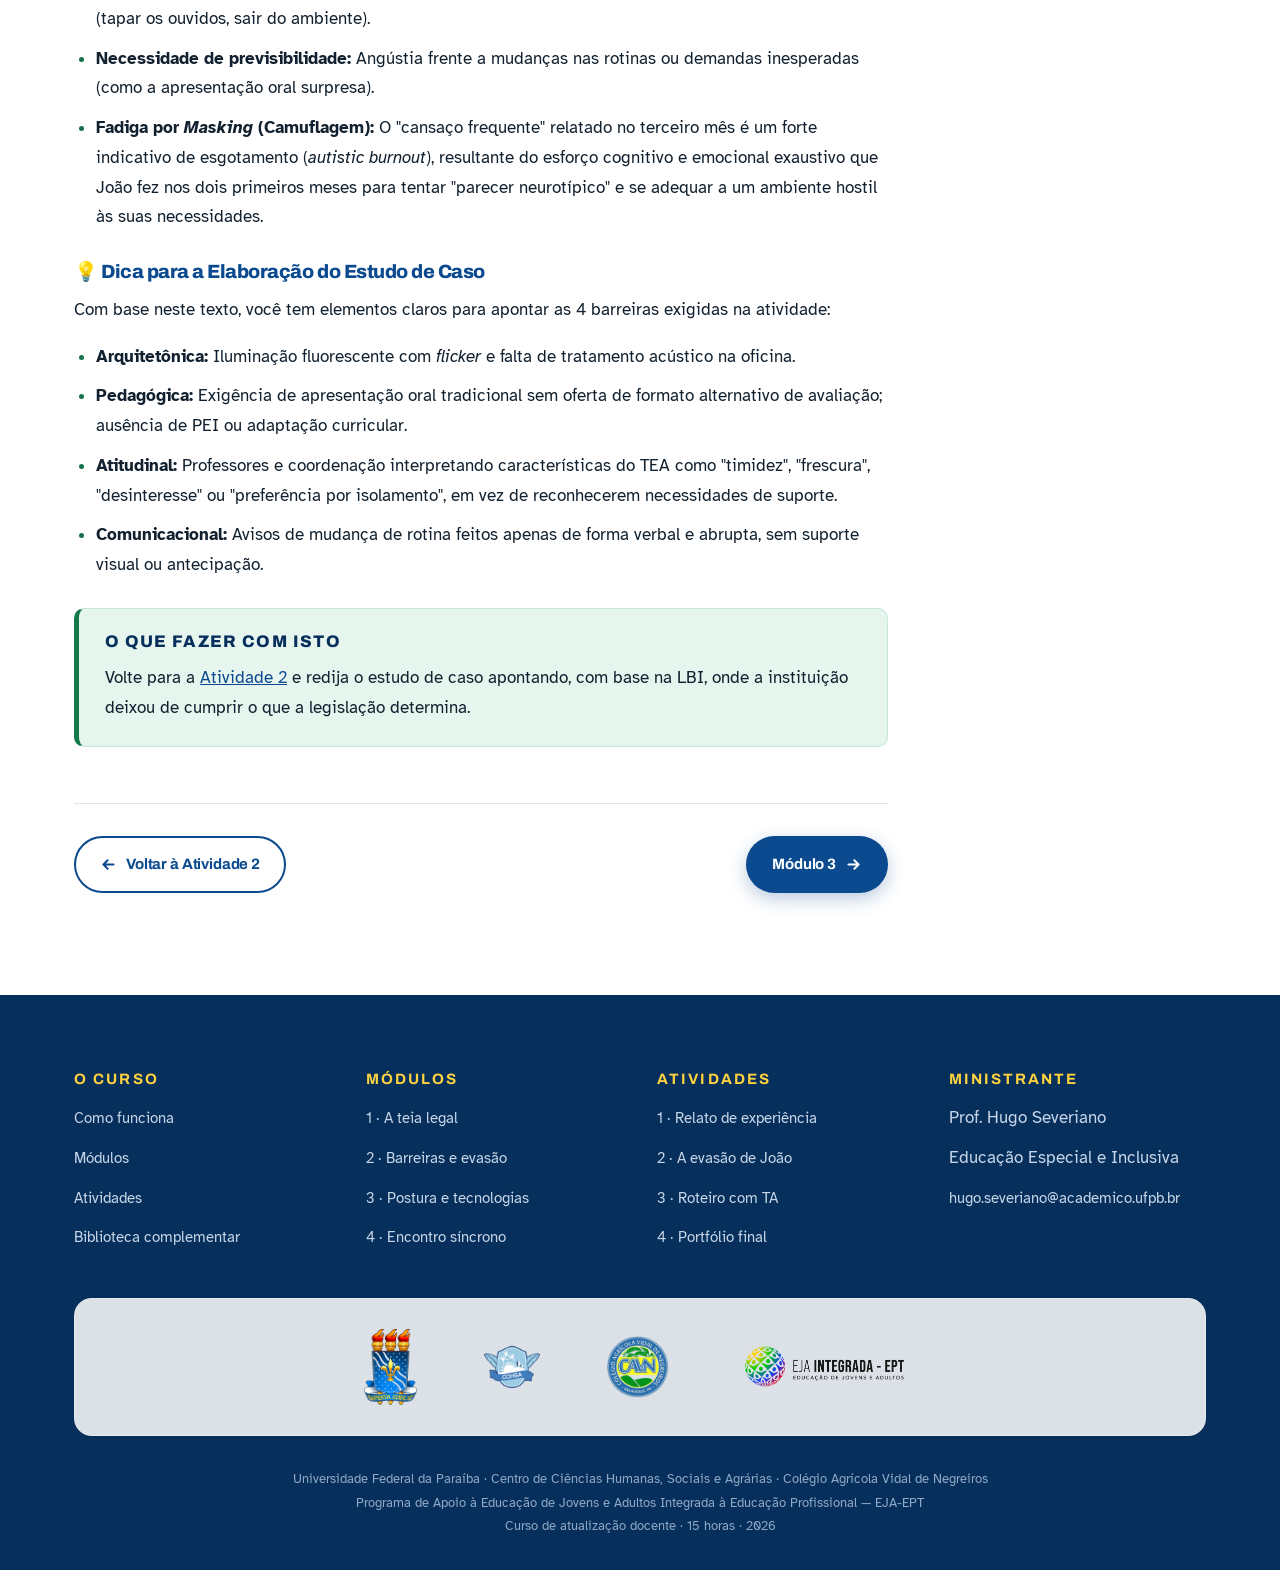
<file: modulos/caso-joao.html>
<!DOCTYPE html>
<html lang="pt-BR" data-contraste="normal" data-leitura="normal" data-movimento="normal">
<head>
<meta charset="utf-8">
<meta name="viewport" content="width=device-width, initial-scale=1">
<title>O caso completo: João · Caminhos da Inclusão</title>
<meta name="description" content="Descrição completa do caso fictício de João, 28 anos, com TEA, material de análise da Atividade 2 do curso Caminhos da Inclusão.">
<link rel="preconnect" href="https://fonts.googleapis.com">
<link rel="preconnect" href="https://fonts.gstatic.com" crossorigin>
<link href="https://fonts.googleapis.com/css2?family=Archivo:wght@400;600;700;800&family=Atkinson+Hyperlegible:ital,wght@0,400;0,700;1,400&display=swap" rel="stylesheet">
<link rel="stylesheet" href="../assets/css/portal.css?v=33">
<link rel="icon" href="data:image/svg+xml,<svg xmlns='http://www.w3.org/2000/svg' viewBox='0 0 32 32'><rect width='32' height='32' rx='6' fill='%230B4A8F'/><path d='M7 23 Q16 23 16 16 T25 9' stroke='%23FFD33F' stroke-width='4' fill='none' stroke-linecap='round'/></svg>">
</head>
<body>

<a class="pular" href="#conteudo">Pular para o conteúdo principal</a>

<div class="barra-a11y">
  <div class="env">
    <p class="barra-a11y__rotulo">
      <svg viewBox="0 0 24 24" fill="none" aria-hidden="true" width="16" height="16">
        <circle cx="12" cy="4.2" r="2.2" fill="currentColor"/>
        <path d="M4 8h16M12 8v6m0 0-3.4 7M12 14l3.4 7" stroke="currentColor" stroke-width="2" stroke-linecap="round"/>
      </svg>
      <span class="btn-a11y__txt">Acessibilidade</span>
    </p>
    <div class="barra-a11y__grupo" role="group" aria-label="Tamanho do texto">
      <button type="button" class="btn-a11y btn-a11y--icone" id="a11y-menos" aria-label="Diminuir o tamanho do texto">A&minus;</button>
      <span id="a11y-medidor" style="font-family:var(--display);font-size:var(--t-mini);font-weight:700;min-width:44px;text-align:center">100%</span>
      <button type="button" class="btn-a11y btn-a11y--icone" id="a11y-mais" aria-label="Aumentar o tamanho do texto">A+</button>
    </div>
    <button type="button" class="btn-a11y" id="a11y-contraste" aria-pressed="false" aria-label="Alto contraste">
      <svg viewBox="0 0 24 24" aria-hidden="true"><circle cx="12" cy="12" r="9" fill="none" stroke="currentColor" stroke-width="2"/><path d="M12 3v18a9 9 0 0 0 0-18Z" fill="currentColor"/></svg>
      <span class="btn-a11y__txt">Alto contraste</span>
    </button>
    <button type="button" class="btn-a11y" id="a11y-leitura" aria-pressed="false" aria-label="Espaçamento ampliado" title="Aumenta o espaço entre letras, palavras e linhas para facilitar a leitura">
      <svg viewBox="0 0 24 24" fill="none" aria-hidden="true"><path d="M4 6h16M4 12h16M4 18h11" stroke="currentColor" stroke-width="2" stroke-linecap="round"/></svg>
      <span class="btn-a11y__txt">Espaçamento ampliado</span>
    </button>
    <button type="button" class="btn-a11y" id="a11y-movimento" aria-pressed="false" aria-label="Pausar animações">
      <svg viewBox="0 0 24 24" fill="none" aria-hidden="true"><rect x="6" y="5" width="4" height="14" rx="1" fill="currentColor"/><rect x="14" y="5" width="4" height="14" rx="1" fill="currentColor"/></svg>
      <span class="btn-a11y__txt">Pausar animações</span>
    </button>
    <button type="button" class="btn-a11y" id="a11y-limpar" aria-label="Restaurar padrão"><span class="btn-a11y__txt">Restaurar padrão</span></button>
    <p id="a11y-aviso" class="oculto-visual" role="status" aria-live="polite"></p>
  </div>
</div>

<header class="topo">
  <div class="env">
    <a class="topo__marca" href="../index.html" aria-label="Caminhos da Inclusão — página inicial do portal">
      <img src="../assets/img/eja-integrada-ept.png" alt="EJA Integrada — EPT, Educação de Jovens e Adultos">
      <span class="topo__nome">Caminhos da Inclusão<span>Portal do aluno</span></span>
    </a>
    <nav class="nav" aria-label="Seções do portal">
      <a href="../index.html#funcionamento">Como funciona</a>
      <a href="../index.html#modulos">Módulos</a>
      <a href="../index.html#atividades">Atividades</a>
      <a href="../index.html#biblioteca">Biblioteca</a>
    </nav>
  </div>
</header>

<div class="env">
  <nav class="migalhas" aria-label="Você está aqui">
    <a href="../index.html">Portal</a><span aria-hidden="true">/</span><a href="atividade-2.html">Atividade 2</a><span aria-hidden="true">/</span>O caso completo
  </nav>
</div>

<section class="capa-interna">
  <svg class="hero__grafismo" viewBox="0 0 1440 320" preserveAspectRatio="xMidYMid slice" aria-hidden="true" focusable="false">
      <g fill="none" stroke="#FFD33F" stroke-opacity=".16" stroke-width="2" stroke-linecap="round">
        <path d="M1020 340C1050 220 1180 220 1210 130S1340 20 1440 30"/>
        <path d="M1090 340C1120 240 1250 240 1280 160S1400 60 1440 76"/>
      </g>
      <g fill="none" stroke="#ffffff" stroke-opacity=".06" stroke-width="1.5">
        <circle cx="1250" cy="170" r="160"/><circle cx="1250" cy="170" r="250"/>
      </g>
    </svg>
  <div class="env">
    <div class="capa-interna__meta entrada entrada--1">
        <span class="pilula ">Material da Atividade 2</span>
        <span class="pilula ">Caso fictício</span>
        <span class="pilula ">Leitura</span>
    </div>
    <h1 class="entrada entrada--2">Descrição completa do caso: João, 28 anos</h1>
  </div>
</section>

<main id="conteudo" class="secao">
  <div class="env">
    <div class="conteudo">
      <div class="painel painel--amarelo">
        <h3>Antes de ler</h3>
        <p>Este caso é <strong>fictício</strong>. Foi construído a partir de situações reais e
        anonimizadas para servir de material de análise na
        <a href="atividade-2.html">Atividade 2</a>. Qualquer semelhança com uma pessoa
        determinada é coincidência.</p>
      </div>

      <h2>1. Histórico Escolar e Contexto</h2>
      <p>João, 28 anos, diagnosticado com Transtorno do Espectro Autista (TEA) nível 1 de suporte na idade adulta, matriculou-se no curso Técnico em Manutenção de Computadores integrado à EJA. Seu histórico escolar revela trajetória fragmentada no ensino regular, com relatos antigos de "isolamento" e "desinteresse", mas sem qualquer registro de adaptações curriculares ou Plano Educacional Individualizado (PEI). Ao ingressar no curso atual, João demonstrou motivação inicial, mas a instituição não realizou entrevista de acolhimento nem solicitou informações sobre suas necessidades específicas de suporte, assumindo que, por ser adulto e estar na EJA, ele "já sabia lidar" com a rotina.</p>
      <h2>2. Relato da Coordenação Pedagógica</h2>
      <blockquote>
      "Nos dois primeiros meses, João foi assíduo e pontual. No terceiro mês, começou a chegar atrasado e a solicitar saída antecipada, alegando 'cansaço extremo' e 'dor de cabeça'. Quando a secretaria entrou em contato para justificar as faltas, a resposta registrada foi 'motivos pessoais'. A coordenação interpretou isso como desinteresse típico de alunos da EJA que trabalham. Não foi acionada uma busca ativa qualificada, nem a equipe pedagógica foi alertada para investigar se havia barreiras de acesso. No quarto mês, ao completar o quórum de faltas, o sistema emitiu o registro automático de 'abandono', sem qualquer tentativa de mediação ou reavaliação do percurso do estudante."
      </blockquote>
      <h2>3. Fala dos Professores</h2>
      <h3>Professor da Disciplina Teórica (Comunicação e Cidadania)</h3>
      <blockquote>
      "João era extremamente quieto. Eu tentava incentivá-lo a participar das dinâmicas de grupo, mas ele evitava o contato visual e dava respostas monossilábicas. No terceiro mês, agendei uma apresentação oral em duplas. Ao ser chamado, João ficou visivelmente angustiado, suou frio, gaguejou e disse, de forma desesperada, que 'não conseguia fazer aquilo, que a cabeça travava'. Tentei flexibilizar, dizendo que era 'só para treinar a desenvoltura', mas ele se fechou completamente. Na aula seguinte, ele já começou a faltar. Confesso que achei que fosse apenas timidez ou falta de vontade de colaborar."
      </blockquote>
      <h3>Professor da Disciplina Prática (Oficina de Hardware)</h3>
      <blockquote>
      "Na parte prática, o João era excelente. Ele seguia os procedimentos técnicos com precisão e atenção aos detalhes. O problema era o ambiente. A oficina é barulhenta, com eco, e ele usava um capuz o tempo todo, às vezes tapando os ouvidos com as mãos. Eu achava que era 'frescura' ou falta de uniforme adequado. Um dia, houve um barulho alto e repentino (uma bandeja de ferramentas metálicas caiu no chão). João se assustou desproporcionalmente, cobriu os ouvidos com força, pediu para sair correndo e não voltou mais. Percebi que os outros alunos o achavam 'esquisito' e pararam de convidá-lo para os grupos. Ele não reclamava, apenas se isolava num canto, o que eu interpretava como 'ele prefere ficar sozinho'."
      </blockquote>
      <h2>4. Estrutura Física da Oficina e Ambiente Escolar</h2>
      <ul>
      <li><strong>Iluminação:</strong> A oficina e as salas de aula utilizam lâmpadas fluorescentes antigas, que apresentam <em>flicker</em> (piscar imperceptível para muitos, mas incômodo para pessoas com hipersensibilidade visual), gerando em João dores de cabeça frequentes e fadiga visual.</li>
      <li><strong>Acústica:</strong> O ambiente não possui tratamento acústico. Há reverberação de sons, ruído constante de ventoinhas de computadores, conversas simultâneas e barulhos externos, configurando uma sobrecarga sensorial auditiva.</li>
      <li><strong>Organização e Previsibilidade:</strong> Não há sinalização visual clara das estações de trabalho, cronogramas ou rotinas diárias afixadas nas paredes. As mudanças de atividade são anunciadas apenas verbalmente e de forma abrupta, gerando ansiedade e desorientação.</li>
      </ul>
      <h2>5. Características do TEA Evidenciadas (Alinhadas ao DSM-5-TR)</h2>
      <p>O caso de João ilustra claramente os critérios diagnósticos do DSM-5-TR, que foram ignorados pela instituição:</p>
      <ul>
      <li><strong>Déficits persistentes na comunicação e interação social:</strong> Dificuldade na reciprocidade socioemocional (não engajamento com os colegas), dificuldade nos comportamentos comunicativos não verbais (evitação de contato visual, uso do capuz como barreira protetora) e dificuldade em desenvolver relacionamentos adequados ao nível de desenvolvimento.</li>
      <li><strong>Padrões restritos e repetitivos / Hiperreatividade sensorial:</strong> Reação hipersensível a estímulos sensoriais (luzes fluorescentes, barulhos altos e repentinos), levando a comportamentos de evitação (tapar os ouvidos, sair do ambiente).</li>
      <li><strong>Necessidade de previsibilidade:</strong> Angústia frente a mudanças nas rotinas ou demandas inesperadas (como a apresentação oral surpresa).</li>
      <li><strong>Fadiga por <em>Masking</em> (Camuflagem):</strong> O "cansaço frequente" relatado no terceiro mês é um forte indicativo de esgotamento (<em>autistic burnout</em>), resultante do esforço cognitivo e emocional exaustivo que João fez nos dois primeiros meses para tentar "parecer neurotípico" e se adequar a um ambiente hostil às suas necessidades.</li>
      </ul>
      <aside class="note">
      <h3>💡 Dica para a Elaboração do Estudo de Caso</h3>
      <p>Com base neste texto, você tem elementos claros para apontar as 4 barreiras exigidas na atividade:</p>
      <ul>
      <li><strong>Arquitetônica:</strong> Iluminação fluorescente com <em>flicker</em> e falta de tratamento acústico na oficina.</li>
      <li><strong>Pedagógica:</strong> Exigência de apresentação oral tradicional sem oferta de formato alternativo de avaliação; ausência de PEI ou adaptação curricular.</li>
      <li><strong>Atitudinal:</strong> Professores e coordenação interpretando características do TEA como "timidez", "frescura", "desinteresse" ou "preferência por isolamento", em vez de reconhecerem necessidades de suporte.</li>
      <li><strong>Comunicacional:</strong> Avisos de mudança de rotina feitos apenas de forma verbal e abrupta, sem suporte visual ou antecipação.</li>
      </ul>
      </aside>

      <div class="painel painel--verde">
        <h3>O que fazer com isto</h3>
        <p>Volte para a <a href="atividade-2.html">Atividade 2</a> e redija o estudo de caso
        apontando, com base na LBI, onde a instituição deixou de cumprir o que a legislação
        determina.</p>
      </div>

      <nav class="paginacao" aria-label="Navegação entre páginas do curso">
        <a class="btn btn--contorno" href="atividade-2.html"><svg viewBox="0 0 20 20" fill="none" aria-hidden="true"><path d="M16 10H4m0 0 5-5m-5 5 5 5" stroke="currentColor" stroke-width="2.2" stroke-linecap="round" stroke-linejoin="round"/></svg>Voltar à Atividade 2</a>
        <a class="btn btn--principal" href="modulo-3.html">Módulo 3<svg viewBox="0 0 20 20" fill="none" aria-hidden="true"><path d="M4 10h12m0 0-5-5m5 5-5 5" stroke="currentColor" stroke-width="2.2" stroke-linecap="round" stroke-linejoin="round"/></svg></a>
      </nav>
    </div>
  </div>
</main>

<footer class="rodape">
  <div class="env">
    <div class="rodape__grade">
      <div>
        <h4>O curso</h4>
        <ul>
          <li><a href="../index.html#funcionamento">Como funciona</a></li>
          <li><a href="../index.html#modulos">Módulos</a></li>
          <li><a href="../index.html#atividades">Atividades</a></li>
          <li><a href="complementar.html">Biblioteca complementar</a></li>
        </ul>
      </div>
      <div>
        <h4>Módulos</h4>
        <ul>
          <li><a href="modulo-1.html">1 · A teia legal</a></li>
          <li><a href="modulo-2.html">2 · Barreiras e evasão</a></li>
          <li><a href="modulo-3.html">3 · Postura e tecnologias</a></li>
          <li><a href="modulo-4.html">4 · Encontro síncrono</a></li>
        </ul>
      </div>
      <div>
        <h4>Atividades</h4>
        <ul>
          <li><a href="atividade-1.html">1 · Relato de experiência</a></li>
          <li><a href="atividade-2.html">2 · A evasão de João</a></li>
          <li><a href="atividade-3.html">3 · Roteiro com TA</a></li>
          <li><a href="atividade-4.html">4 · Portfólio final</a></li>
        </ul>
      </div>
      <div>
        <h4>Ministrante</h4>
        <ul>
          <li>Prof. Hugo Severiano</li>
          <li>Educação Especial e Inclusiva</li>
          <li><a href="mailto:hugo.severiano@academico.ufpb.br">hugo.severiano@academico.ufpb.br</a></li>
        </ul>
      </div>
    </div>
    <div class="rodape__marcas">
      <img src="../assets/img/ufpb.png" alt="Universidade Federal da Paraíba" class="alto">
      <img src="../assets/img/cchsa.png" alt="Centro de Ciências Humanas, Sociais e Agrárias">
      <img src="../assets/img/cavn.png" alt="Colégio Agrícola Vidal de Negreiros">
      <img src="../assets/img/eja-integrada-ept.png" alt="EJA Integrada — EPT" style="height:50px">
    </div>
    <p class="rodape__base">
      Universidade Federal da Paraíba · Centro de Ciências Humanas, Sociais e Agrárias · Colégio Agrícola Vidal de Negreiros<br>
      Programa de Apoio à Educação de Jovens e Adultos Integrada à Educação Profissional — EJA-EPT<br>
      Curso de atualização docente · 15 horas · 2026
    </p>
  </div>
</footer>

<!-- ========================================================================
     VLibras — tradução automática para Libras (serviço do Governo Federal).
     Carrega um script do domínio vlibras.gov.br. Para ativar, remova os
     marcadores de comentário abaixo. Exige conexão com a internet.
     ========================================================================
<div vw class="enabled">
  <div vw-access-button class="active"></div>
  <div vw-plugin-wrapper><div class="vw-plugin-top-wrapper"></div></div>
</div>
<script src="https://vlibras.gov.br/app/vlibras-plugin.js"></script>
<script>new window.VLibras.Widget('https://vlibras.gov.br/app');</script>
-->

<script src="../assets/js/portal.js?v=33"></script>
</body>
</html>
</file>
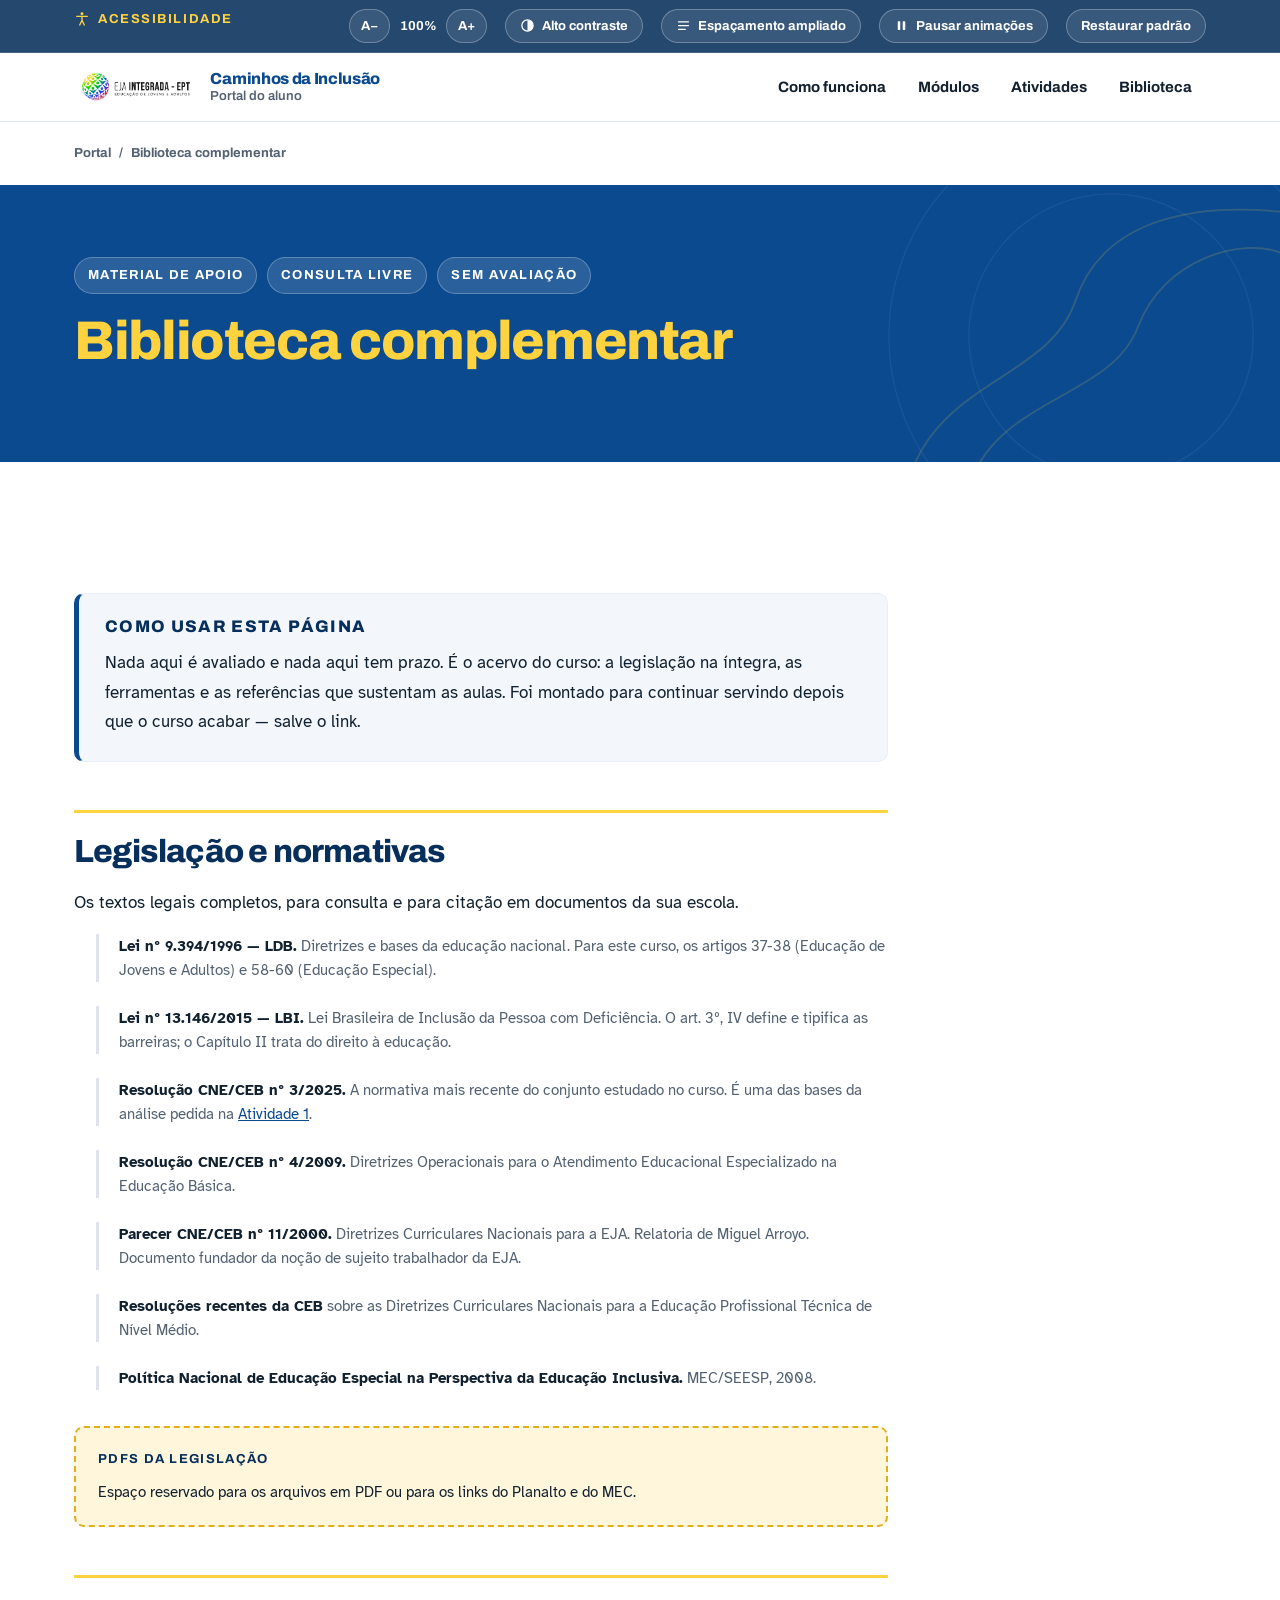
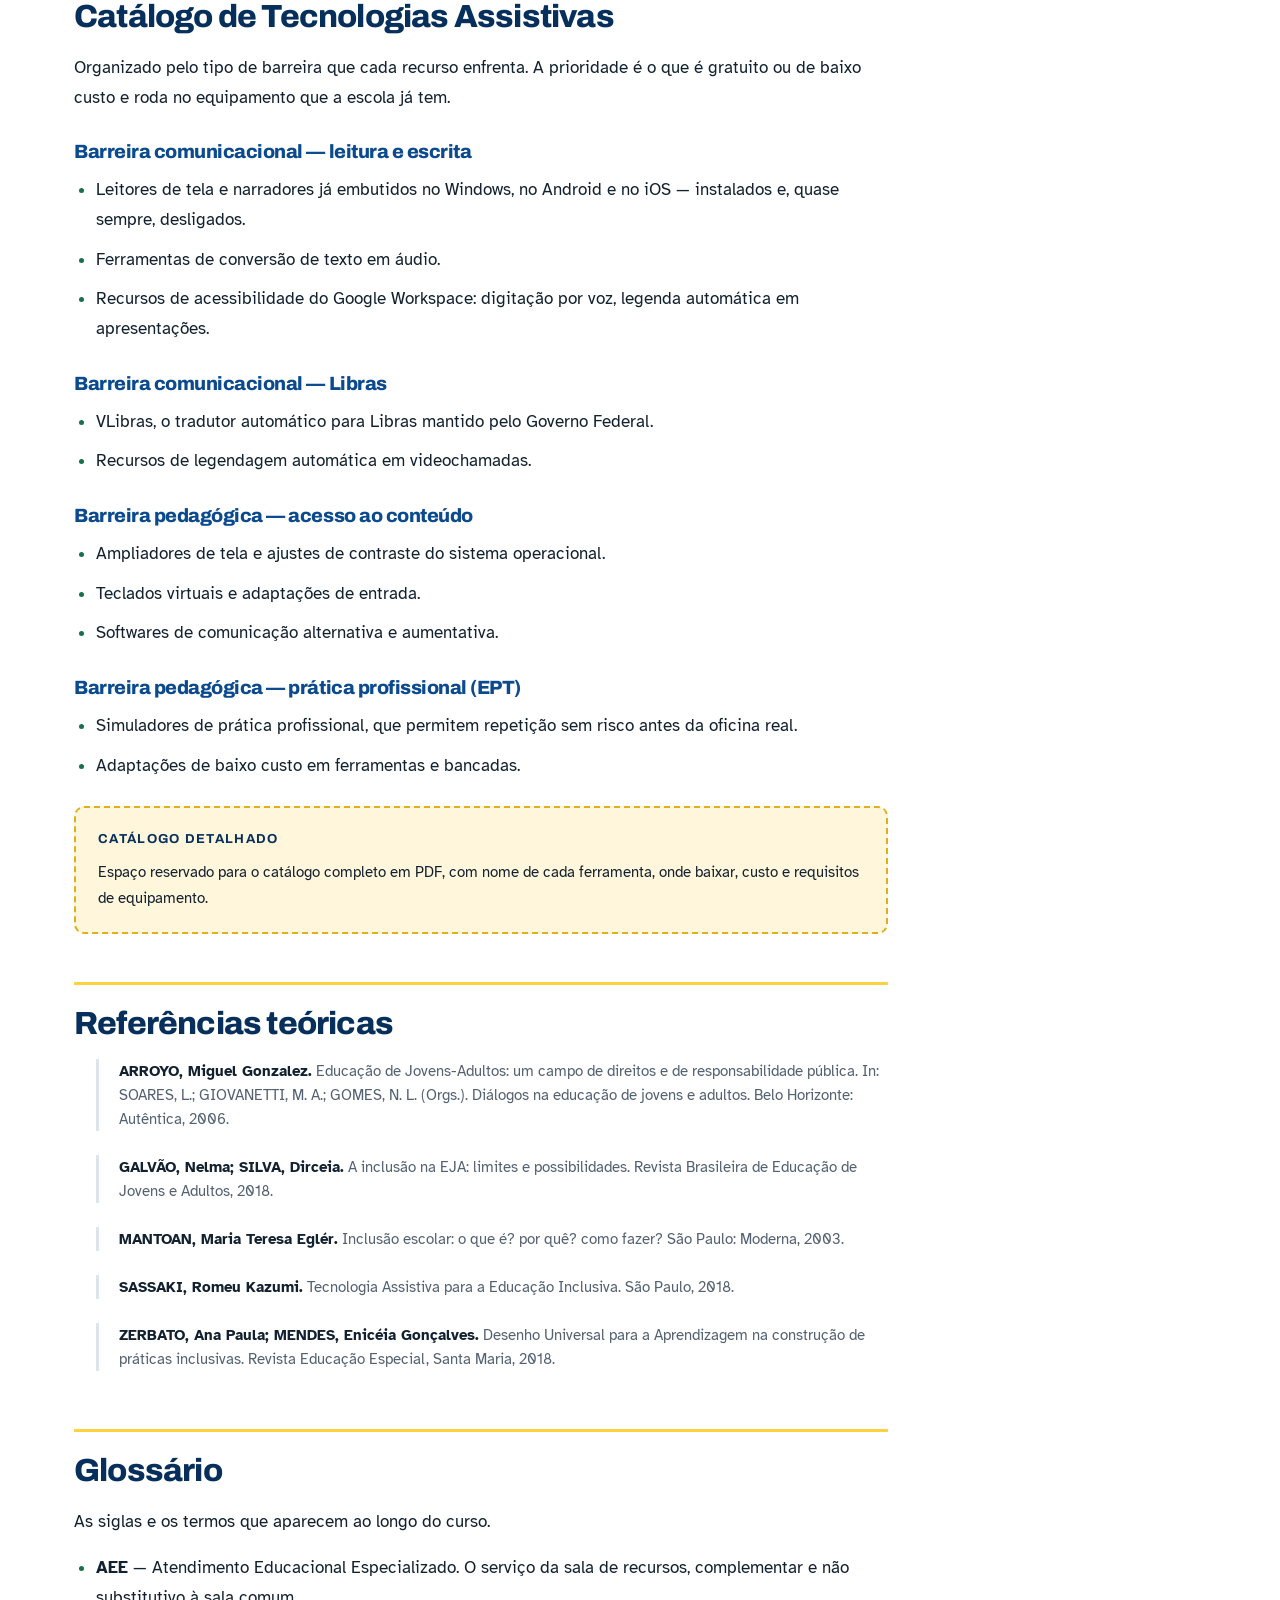
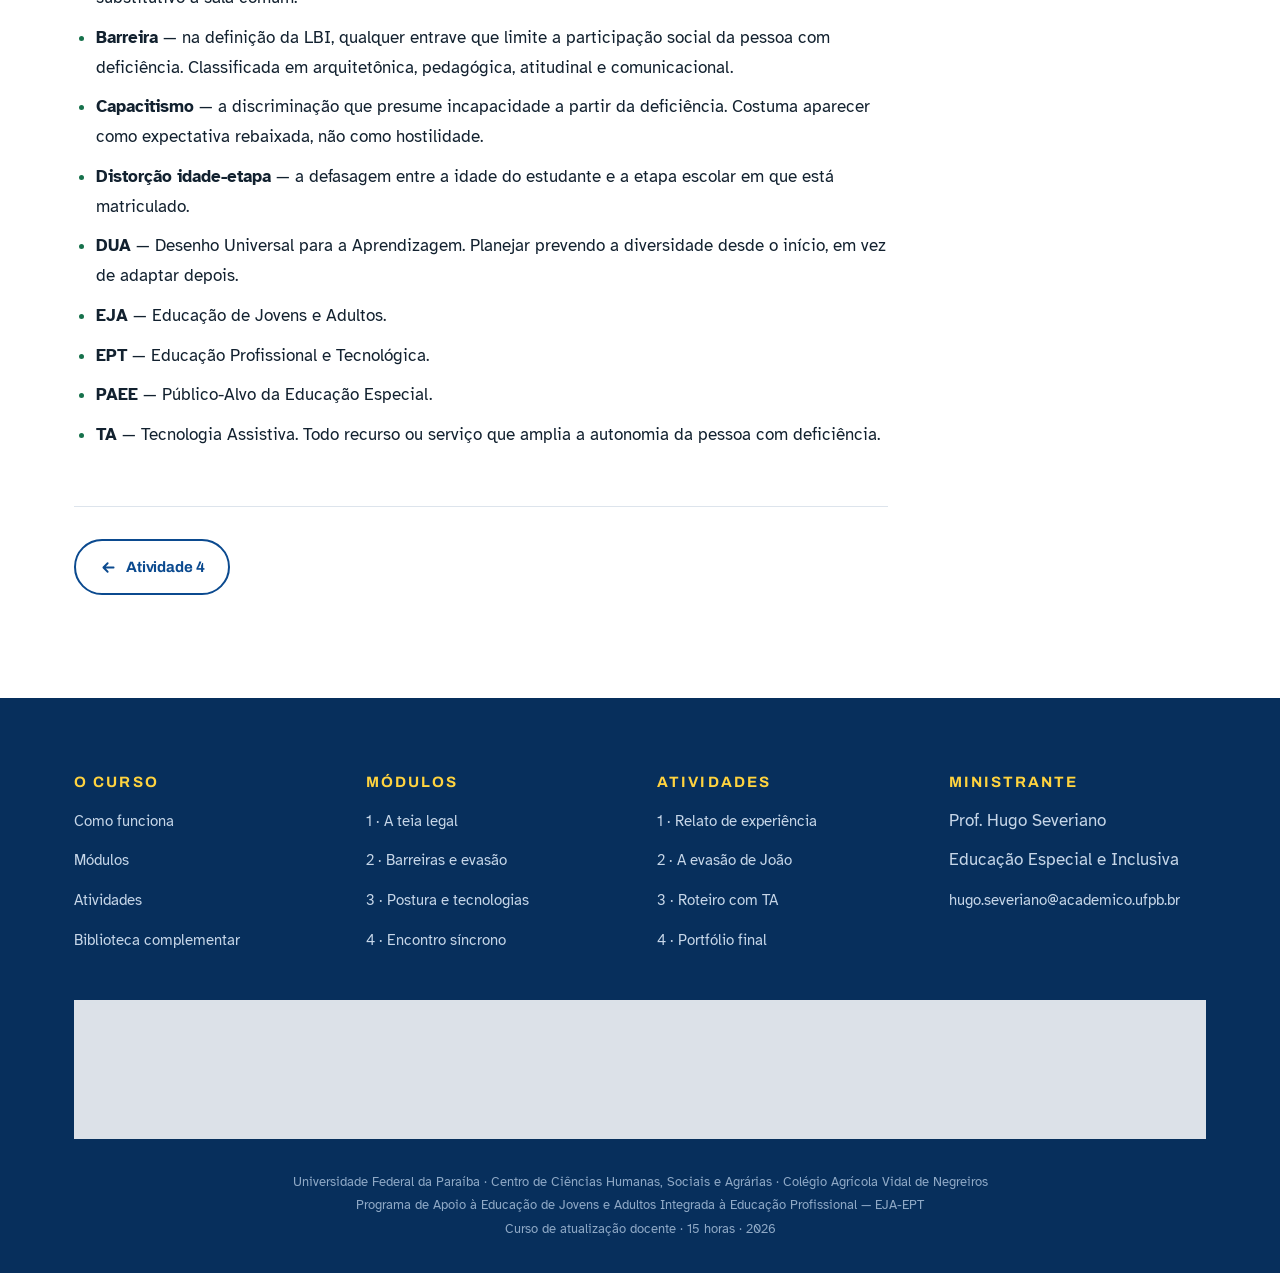
<file: modulos/complementar.html>
<!DOCTYPE html>
<html lang="pt-BR" data-contraste="normal" data-leitura="normal" data-movimento="normal">
<head>
<meta charset="utf-8">
<meta name="viewport" content="width=device-width, initial-scale=1">
<title>Biblioteca complementar · Caminhos da Inclusão</title>
<meta name="description" content="Biblioteca complementar do curso Caminhos da Inclusão: legislação, catálogo de tecnologias assistivas, referências teóricas e glossário.">
<link rel="preconnect" href="https://fonts.googleapis.com">
<link rel="preconnect" href="https://fonts.gstatic.com" crossorigin>
<link href="https://fonts.googleapis.com/css2?family=Archivo:wght@400;600;700;800&family=Atkinson+Hyperlegible:ital,wght@0,400;0,700;1,400&display=swap" rel="stylesheet">
<link rel="stylesheet" href="../assets/css/portal.css?v=33">
<link rel="icon" href="data:image/svg+xml,<svg xmlns='http://www.w3.org/2000/svg' viewBox='0 0 32 32'><rect width='32' height='32' rx='6' fill='%230B4A8F'/><path d='M7 23 Q16 23 16 16 T25 9' stroke='%23FFD33F' stroke-width='4' fill='none' stroke-linecap='round'/></svg>">
</head>
<body>

<a class="pular" href="#conteudo">Pular para o conteúdo principal</a>

<div class="barra-a11y">
  <div class="env">
    <p class="barra-a11y__rotulo">
      <svg viewBox="0 0 24 24" fill="none" aria-hidden="true" width="16" height="16">
        <circle cx="12" cy="4.2" r="2.2" fill="currentColor"/>
        <path d="M4 8h16M12 8v6m0 0-3.4 7M12 14l3.4 7" stroke="currentColor" stroke-width="2" stroke-linecap="round"/>
      </svg>
      <span class="btn-a11y__txt">Acessibilidade</span>
    </p>
    <div class="barra-a11y__grupo" role="group" aria-label="Tamanho do texto">
      <button type="button" class="btn-a11y btn-a11y--icone" id="a11y-menos" aria-label="Diminuir o tamanho do texto">A&minus;</button>
      <span id="a11y-medidor" style="font-family:var(--display);font-size:var(--t-mini);font-weight:700;min-width:44px;text-align:center">100%</span>
      <button type="button" class="btn-a11y btn-a11y--icone" id="a11y-mais" aria-label="Aumentar o tamanho do texto">A+</button>
    </div>
    <button type="button" class="btn-a11y" id="a11y-contraste" aria-pressed="false" aria-label="Alto contraste">
      <svg viewBox="0 0 24 24" aria-hidden="true"><circle cx="12" cy="12" r="9" fill="none" stroke="currentColor" stroke-width="2"/><path d="M12 3v18a9 9 0 0 0 0-18Z" fill="currentColor"/></svg>
      <span class="btn-a11y__txt">Alto contraste</span>
    </button>
    <button type="button" class="btn-a11y" id="a11y-leitura" aria-pressed="false" aria-label="Espaçamento ampliado" title="Aumenta o espaço entre letras, palavras e linhas para facilitar a leitura">
      <svg viewBox="0 0 24 24" fill="none" aria-hidden="true"><path d="M4 6h16M4 12h16M4 18h11" stroke="currentColor" stroke-width="2" stroke-linecap="round"/></svg>
      <span class="btn-a11y__txt">Espaçamento ampliado</span>
    </button>
    <button type="button" class="btn-a11y" id="a11y-movimento" aria-pressed="false" aria-label="Pausar animações">
      <svg viewBox="0 0 24 24" fill="none" aria-hidden="true"><rect x="6" y="5" width="4" height="14" rx="1" fill="currentColor"/><rect x="14" y="5" width="4" height="14" rx="1" fill="currentColor"/></svg>
      <span class="btn-a11y__txt">Pausar animações</span>
    </button>
    <button type="button" class="btn-a11y" id="a11y-limpar" aria-label="Restaurar padrão"><span class="btn-a11y__txt">Restaurar padrão</span></button>
    <p id="a11y-aviso" class="oculto-visual" role="status" aria-live="polite"></p>
  </div>
</div>

<header class="topo">
  <div class="env">
    <a class="topo__marca" href="../index.html" aria-label="Caminhos da Inclusão — página inicial do portal">
      <img src="../assets/img/eja-integrada-ept.png" alt="EJA Integrada — EPT, Educação de Jovens e Adultos">
      <span class="topo__nome">Caminhos da Inclusão<span>Portal do aluno</span></span>
    </a>
    <nav class="nav" aria-label="Seções do portal">
      <a href="../index.html#funcionamento">Como funciona</a>
      <a href="../index.html#modulos">Módulos</a>
      <a href="../index.html#atividades">Atividades</a>
      <a href="../index.html#biblioteca">Biblioteca</a>
    </nav>
  </div>
</header>

<div class="env">
  <nav class="migalhas" aria-label="Você está aqui">
    <a href="../index.html">Portal</a><span aria-hidden="true">/</span>Biblioteca complementar
  </nav>
</div>

<section class="capa-interna">
  <svg class="hero__grafismo" viewBox="0 0 1440 320" preserveAspectRatio="xMidYMid slice" aria-hidden="true" focusable="false">
      <g fill="none" stroke="#FFD33F" stroke-opacity=".16" stroke-width="2" stroke-linecap="round">
        <path d="M1020 340C1050 220 1180 220 1210 130S1340 20 1440 30"/>
        <path d="M1090 340C1120 240 1250 240 1280 160S1400 60 1440 76"/>
      </g>
      <g fill="none" stroke="#ffffff" stroke-opacity=".06" stroke-width="1.5">
        <circle cx="1250" cy="170" r="160"/><circle cx="1250" cy="170" r="250"/>
      </g>
    </svg>
  <div class="env">
    <div class="capa-interna__meta entrada entrada--1">
        <span class="pilula ">Material de apoio</span>
        <span class="pilula ">Consulta livre</span>
        <span class="pilula ">Sem avaliação</span>
    </div>
    <h1 class="entrada entrada--2">Biblioteca complementar</h1>
  </div>
</section>

<main id="conteudo" class="secao">
  <div class="env">
    <div class="conteudo">
      <div class="painel">
        <h3>Como usar esta página</h3>
        <p>Nada aqui é avaliado e nada aqui tem prazo. É o acervo do curso: a legislação na íntegra,
        as ferramentas e as referências que sustentam as aulas. Foi montado para continuar servindo
        depois que o curso acabar &mdash; salve o link.</p>
      </div>

      <h2>Legislação e normativas</h2>
      <p>Os textos legais completos, para consulta e para citação em documentos da sua escola.</p>
      <ul class="refs">
        <li><strong>Lei nº 9.394/1996 &mdash; LDB.</strong> Diretrizes e bases da educação nacional. Para este curso, os artigos 37-38 (Educação de Jovens e Adultos) e 58-60 (Educação Especial).</li>
        <li><strong>Lei nº 13.146/2015 &mdash; LBI.</strong> Lei Brasileira de Inclusão da Pessoa com Deficiência. O art. 3º, IV define e tipifica as barreiras; o Capítulo II trata do direito à educação.</li>
        <li><strong>Resolução CNE/CEB nº 3/2025.</strong> A normativa mais recente do conjunto estudado no curso. É uma das bases da análise pedida na <a href="atividade-1.html">Atividade 1</a>.</li>
        <li><strong>Resolução CNE/CEB nº 4/2009.</strong> Diretrizes Operacionais para o Atendimento Educacional Especializado na Educação Básica.</li>
        <li><strong>Parecer CNE/CEB nº 11/2000.</strong> Diretrizes Curriculares Nacionais para a EJA. Relatoria de Miguel Arroyo. Documento fundador da noção de sujeito trabalhador da EJA.</li>
        <li><strong>Resoluções recentes da CEB</strong> sobre as Diretrizes Curriculares Nacionais para a Educação Profissional Técnica de Nível Médio.</li>
        <li><strong>Política Nacional de Educação Especial na Perspectiva da Educação Inclusiva.</strong> MEC/SEESP, 2008.</li>
      </ul>

      <div class="marcador">
        <strong>PDFs da legislação</strong>
        <p>Espaço reservado para os arquivos em PDF ou para os links do Planalto e do MEC.</p>
      </div>

      <h2>Catálogo de Tecnologias Assistivas</h2>
      <p>Organizado pelo tipo de barreira que cada recurso enfrenta. A prioridade é o que é gratuito
      ou de baixo custo e roda no equipamento que a escola já tem.</p>

      <h3>Barreira comunicacional &mdash; leitura e escrita</h3>
      <ul>
        <li>Leitores de tela e narradores já embutidos no Windows, no Android e no iOS &mdash; instalados e, quase sempre, desligados.</li>
        <li>Ferramentas de conversão de texto em áudio.</li>
        <li>Recursos de acessibilidade do Google Workspace: digitação por voz, legenda automática em apresentações.</li>
      </ul>

      <h3>Barreira comunicacional &mdash; Libras</h3>
      <ul>
        <li>VLibras, o tradutor automático para Libras mantido pelo Governo Federal.</li>
        <li>Recursos de legendagem automática em videochamadas.</li>
      </ul>

      <h3>Barreira pedagógica &mdash; acesso ao conteúdo</h3>
      <ul>
        <li>Ampliadores de tela e ajustes de contraste do sistema operacional.</li>
        <li>Teclados virtuais e adaptações de entrada.</li>
        <li>Softwares de comunicação alternativa e aumentativa.</li>
      </ul>

      <h3>Barreira pedagógica &mdash; prática profissional (EPT)</h3>
      <ul>
        <li>Simuladores de prática profissional, que permitem repetição sem risco antes da oficina real.</li>
        <li>Adaptações de baixo custo em ferramentas e bancadas.</li>
      </ul>

      <div class="marcador">
        <strong>Catálogo detalhado</strong>
        <p>Espaço reservado para o catálogo completo em PDF, com nome de cada ferramenta, onde baixar, custo e requisitos de equipamento.</p>
      </div>

      <h2>Referências teóricas</h2>
      <ul class="refs">
        <li><strong>ARROYO, Miguel Gonzalez.</strong> Educação de Jovens-Adultos: um campo de direitos e de responsabilidade pública. In: SOARES, L.; GIOVANETTI, M. A.; GOMES, N. L. (Orgs.). Diálogos na educação de jovens e adultos. Belo Horizonte: Autêntica, 2006.</li>
        <li><strong>GALVÃO, Nelma; SILVA, Dirceia.</strong> A inclusão na EJA: limites e possibilidades. Revista Brasileira de Educação de Jovens e Adultos, 2018.</li>
        <li><strong>MANTOAN, Maria Teresa Eglér.</strong> Inclusão escolar: o que é? por quê? como fazer? São Paulo: Moderna, 2003.</li>
        <li><strong>SASSAKI, Romeu Kazumi.</strong> Tecnologia Assistiva para a Educação Inclusiva. São Paulo, 2018.</li>
        <li><strong>ZERBATO, Ana Paula; MENDES, Enicéia Gonçalves.</strong> Desenho Universal para a Aprendizagem na construção de práticas inclusivas. Revista Educação Especial, Santa Maria, 2018.</li>
      </ul>

      <h2>Glossário</h2>
      <p>As siglas e os termos que aparecem ao longo do curso.</p>
      <ul>
        <li><strong>AEE</strong> &mdash; Atendimento Educacional Especializado. O serviço da sala de recursos, complementar e não substitutivo à sala comum.</li>
        <li><strong>Barreira</strong> &mdash; na definição da LBI, qualquer entrave que limite a participação social da pessoa com deficiência. Classificada em arquitetônica, pedagógica, atitudinal e comunicacional.</li>
        <li><strong>Capacitismo</strong> &mdash; a discriminação que presume incapacidade a partir da deficiência. Costuma aparecer como expectativa rebaixada, não como hostilidade.</li>
        <li><strong>Distorção idade-etapa</strong> &mdash; a defasagem entre a idade do estudante e a etapa escolar em que está matriculado.</li>
        <li><strong>DUA</strong> &mdash; Desenho Universal para a Aprendizagem. Planejar prevendo a diversidade desde o início, em vez de adaptar depois.</li>
        <li><strong>EJA</strong> &mdash; Educação de Jovens e Adultos.</li>
        <li><strong>EPT</strong> &mdash; Educação Profissional e Tecnológica.</li>
        <li><strong>PAEE</strong> &mdash; Público-Alvo da Educação Especial.</li>
        <li><strong>TA</strong> &mdash; Tecnologia Assistiva. Todo recurso ou serviço que amplia a autonomia da pessoa com deficiência.</li>
      </ul>

      <nav class="paginacao" aria-label="Navegação entre páginas do curso">
        <a class="btn btn--contorno" href="atividade-4.html"><svg viewBox="0 0 20 20" fill="none" aria-hidden="true"><path d="M16 10H4m0 0 5-5m-5 5 5 5" stroke="currentColor" stroke-width="2.2" stroke-linecap="round" stroke-linejoin="round"/></svg>Atividade 4</a>
        
      </nav>
    </div>
  </div>
</main>

<footer class="rodape">
  <div class="env">
    <div class="rodape__grade">
      <div>
        <h4>O curso</h4>
        <ul>
          <li><a href="../index.html#funcionamento">Como funciona</a></li>
          <li><a href="../index.html#modulos">Módulos</a></li>
          <li><a href="../index.html#atividades">Atividades</a></li>
          <li><a href="complementar.html">Biblioteca complementar</a></li>
        </ul>
      </div>
      <div>
        <h4>Módulos</h4>
        <ul>
          <li><a href="modulo-1.html">1 · A teia legal</a></li>
          <li><a href="modulo-2.html">2 · Barreiras e evasão</a></li>
          <li><a href="modulo-3.html">3 · Postura e tecnologias</a></li>
          <li><a href="modulo-4.html">4 · Encontro síncrono</a></li>
        </ul>
      </div>
      <div>
        <h4>Atividades</h4>
        <ul>
          <li><a href="atividade-1.html">1 · Relato de experiência</a></li>
          <li><a href="atividade-2.html">2 · A evasão de João</a></li>
          <li><a href="atividade-3.html">3 · Roteiro com TA</a></li>
          <li><a href="atividade-4.html">4 · Portfólio final</a></li>
        </ul>
      </div>
      <div>
        <h4>Ministrante</h4>
        <ul>
          <li>Prof. Hugo Severiano</li>
          <li>Educação Especial e Inclusiva</li>
          <li><a href="mailto:hugo.severiano@academico.ufpb.br">hugo.severiano@academico.ufpb.br</a></li>
        </ul>
      </div>
    </div>
    <div class="rodape__marcas">
      <img src="../assets/img/ufpb.png" alt="Universidade Federal da Paraíba" class="alto">
      <img src="../assets/img/cchsa.png" alt="Centro de Ciências Humanas, Sociais e Agrárias">
      <img src="../assets/img/cavn.png" alt="Colégio Agrícola Vidal de Negreiros">
      <img src="../assets/img/eja-integrada-ept.png" alt="EJA Integrada — EPT" style="height:50px">
    </div>
    <p class="rodape__base">
      Universidade Federal da Paraíba · Centro de Ciências Humanas, Sociais e Agrárias · Colégio Agrícola Vidal de Negreiros<br>
      Programa de Apoio à Educação de Jovens e Adultos Integrada à Educação Profissional — EJA-EPT<br>
      Curso de atualização docente · 15 horas · 2026
    </p>
  </div>
</footer>

<!-- ========================================================================
     VLibras — tradução automática para Libras (serviço do Governo Federal).
     Carrega um script do domínio vlibras.gov.br. Para ativar, remova os
     marcadores de comentário abaixo. Exige conexão com a internet.
     ========================================================================
<div vw class="enabled">
  <div vw-access-button class="active"></div>
  <div vw-plugin-wrapper><div class="vw-plugin-top-wrapper"></div></div>
</div>
<script src="https://vlibras.gov.br/app/vlibras-plugin.js"></script>
<script>new window.VLibras.Widget('https://vlibras.gov.br/app');</script>
-->

<script src="../assets/js/portal.js?v=33"></script>
</body>
</html>
</file>
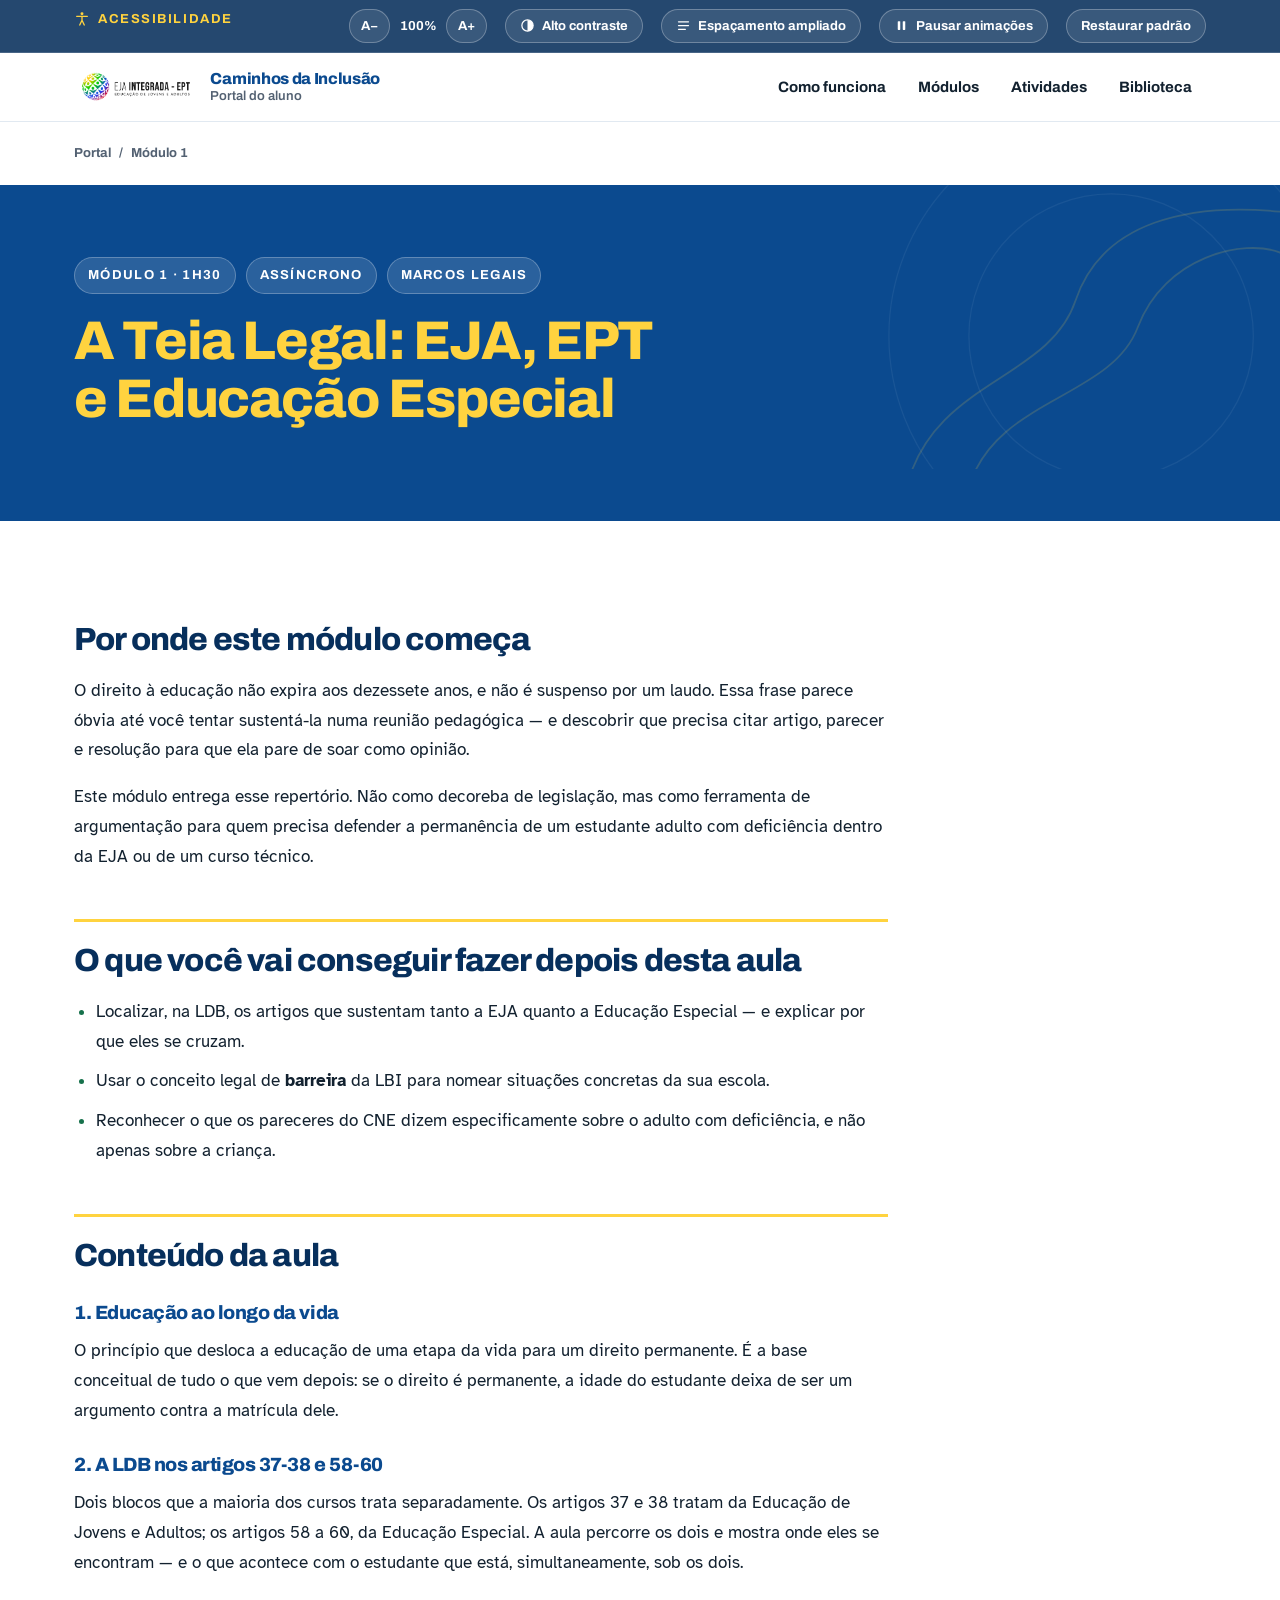
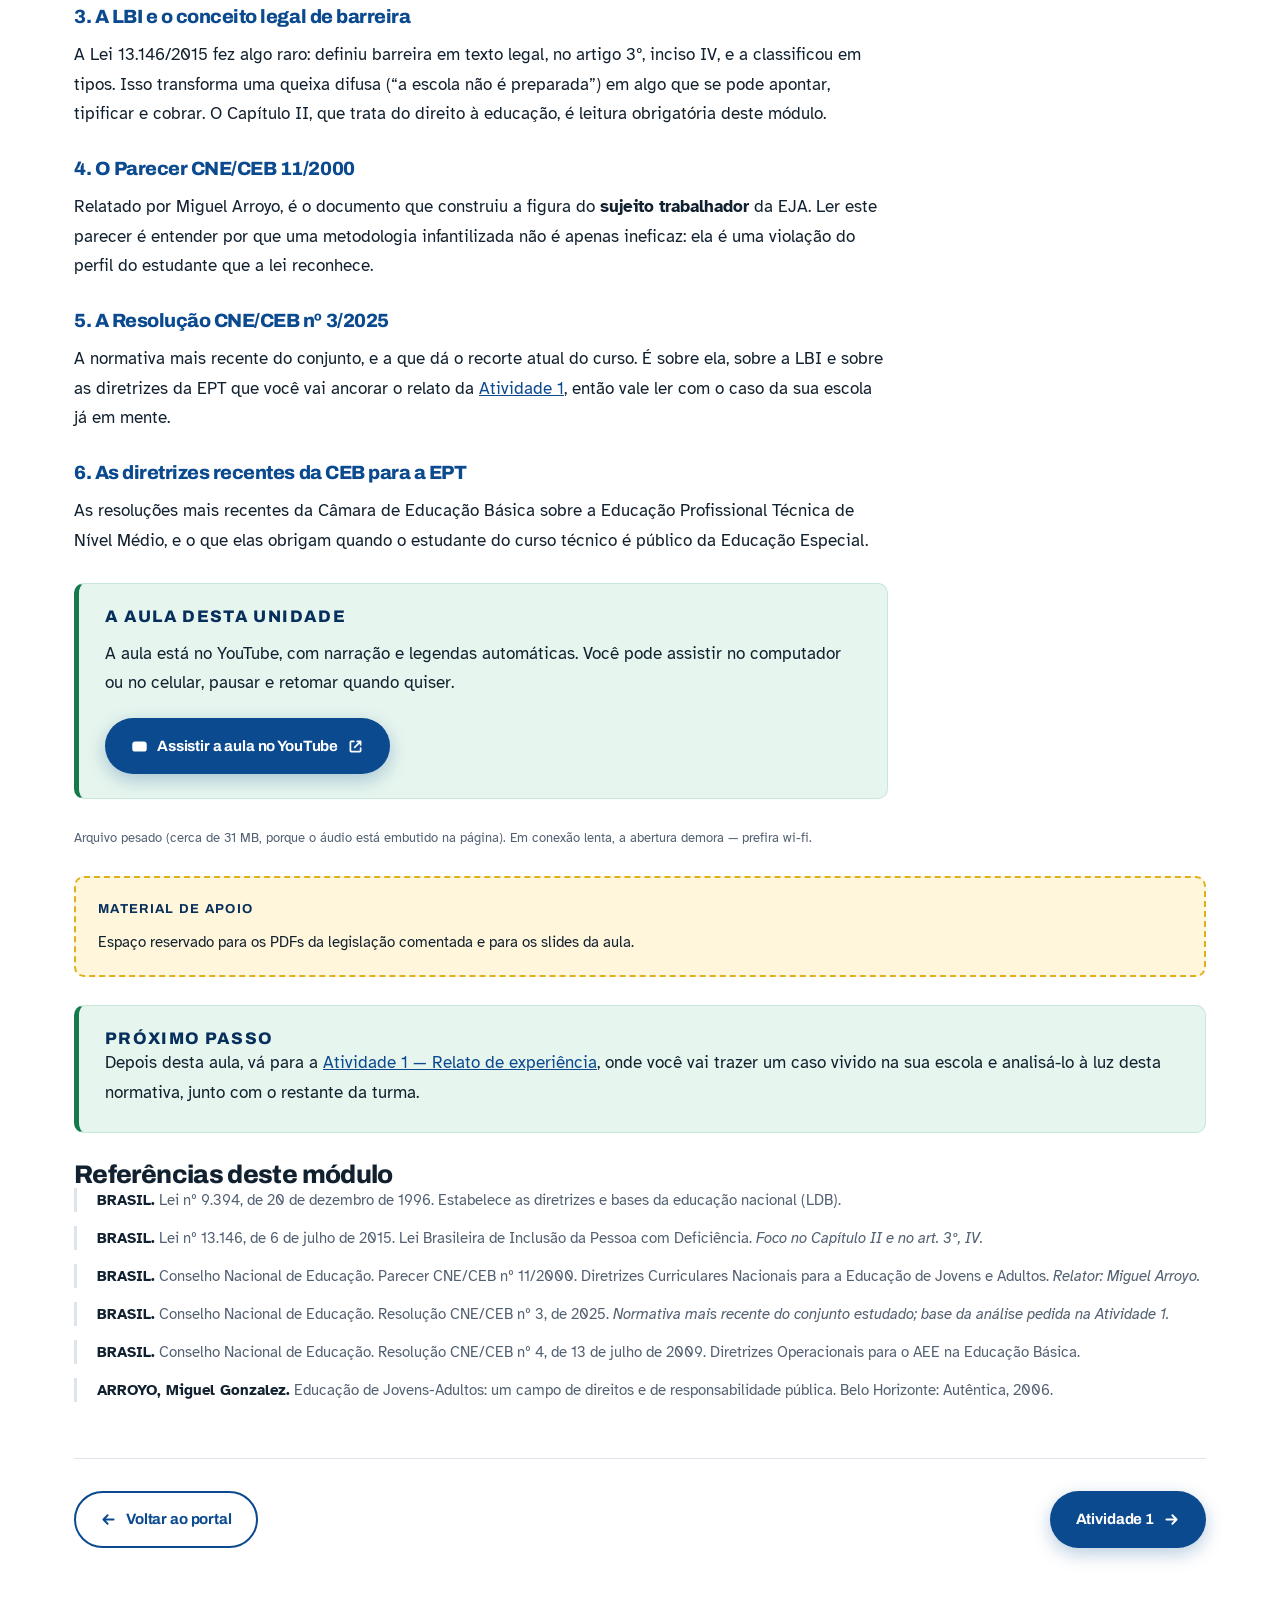
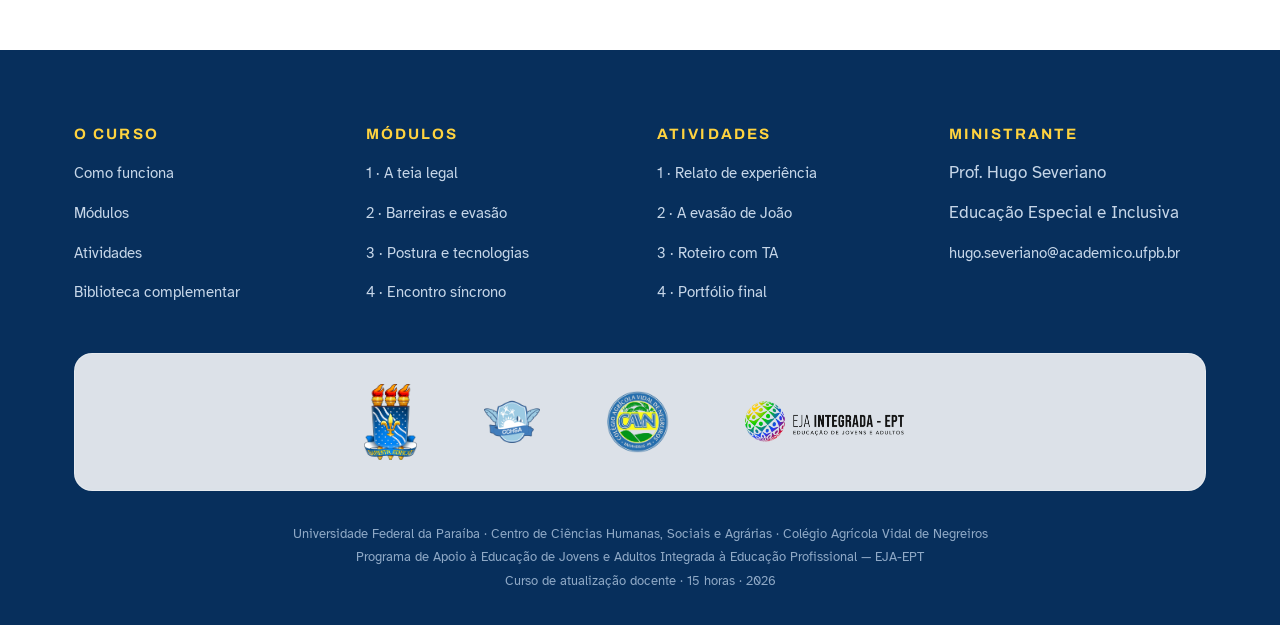
<file: modulos/modulo-1.html>
<!DOCTYPE html>
<html lang="pt-BR" data-contraste="normal" data-leitura="normal" data-movimento="normal">
<head>
<meta charset="utf-8">
<meta name="viewport" content="width=device-width, initial-scale=1">
<title>Módulo 1 · A Teia Legal · Caminhos da Inclusão</title>
<meta name="description" content="Módulo 1 do curso Caminhos da Inclusão: LDB, Lei Brasileira de Inclusão, Resolução CNE/CEB 3/2025 e pareceres do CNE sobre a EJA, a EPT e a Educação Especial.">
<link rel="preconnect" href="https://fonts.googleapis.com">
<link rel="preconnect" href="https://fonts.gstatic.com" crossorigin>
<link href="https://fonts.googleapis.com/css2?family=Archivo:wght@400;600;700;800&family=Atkinson+Hyperlegible:ital,wght@0,400;0,700;1,400&display=swap" rel="stylesheet">
<link rel="stylesheet" href="../assets/css/portal.css?v=33">
<link rel="icon" href="data:image/svg+xml,<svg xmlns='http://www.w3.org/2000/svg' viewBox='0 0 32 32'><rect width='32' height='32' rx='6' fill='%230B4A8F'/><path d='M7 23 Q16 23 16 16 T25 9' stroke='%23FFD33F' stroke-width='4' fill='none' stroke-linecap='round'/></svg>">
</head>
<body>

<a class="pular" href="#conteudo">Pular para o conteúdo principal</a>

<div class="barra-a11y">
  <div class="env">
    <p class="barra-a11y__rotulo">
      <svg viewBox="0 0 24 24" fill="none" aria-hidden="true" width="16" height="16">
        <circle cx="12" cy="4.2" r="2.2" fill="currentColor"/>
        <path d="M4 8h16M12 8v6m0 0-3.4 7M12 14l3.4 7" stroke="currentColor" stroke-width="2" stroke-linecap="round"/>
      </svg>
      <span class="btn-a11y__txt">Acessibilidade</span>
    </p>
    <div class="barra-a11y__grupo" role="group" aria-label="Tamanho do texto">
      <button type="button" class="btn-a11y btn-a11y--icone" id="a11y-menos" aria-label="Diminuir o tamanho do texto">A&minus;</button>
      <span id="a11y-medidor" style="font-family:var(--display);font-size:var(--t-mini);font-weight:700;min-width:44px;text-align:center">100%</span>
      <button type="button" class="btn-a11y btn-a11y--icone" id="a11y-mais" aria-label="Aumentar o tamanho do texto">A+</button>
    </div>
    <button type="button" class="btn-a11y" id="a11y-contraste" aria-pressed="false" aria-label="Alto contraste">
      <svg viewBox="0 0 24 24" aria-hidden="true"><circle cx="12" cy="12" r="9" fill="none" stroke="currentColor" stroke-width="2"/><path d="M12 3v18a9 9 0 0 0 0-18Z" fill="currentColor"/></svg>
      <span class="btn-a11y__txt">Alto contraste</span>
    </button>
    <button type="button" class="btn-a11y" id="a11y-leitura" aria-pressed="false" aria-label="Espaçamento ampliado" title="Aumenta o espaço entre letras, palavras e linhas para facilitar a leitura">
      <svg viewBox="0 0 24 24" fill="none" aria-hidden="true"><path d="M4 6h16M4 12h16M4 18h11" stroke="currentColor" stroke-width="2" stroke-linecap="round"/></svg>
      <span class="btn-a11y__txt">Espaçamento ampliado</span>
    </button>
    <button type="button" class="btn-a11y" id="a11y-movimento" aria-pressed="false" aria-label="Pausar animações">
      <svg viewBox="0 0 24 24" fill="none" aria-hidden="true"><rect x="6" y="5" width="4" height="14" rx="1" fill="currentColor"/><rect x="14" y="5" width="4" height="14" rx="1" fill="currentColor"/></svg>
      <span class="btn-a11y__txt">Pausar animações</span>
    </button>
    <button type="button" class="btn-a11y" id="a11y-limpar" aria-label="Restaurar padrão"><span class="btn-a11y__txt">Restaurar padrão</span></button>
    <p id="a11y-aviso" class="oculto-visual" role="status" aria-live="polite"></p>
  </div>
</div>

<header class="topo">
  <div class="env">
    <a class="topo__marca" href="../index.html" aria-label="Caminhos da Inclusão — página inicial do portal">
      <img src="../assets/img/eja-integrada-ept.png" alt="EJA Integrada — EPT, Educação de Jovens e Adultos">
      <span class="topo__nome">Caminhos da Inclusão<span>Portal do aluno</span></span>
    </a>
    <nav class="nav" aria-label="Seções do portal">
      <a href="../index.html#funcionamento">Como funciona</a>
      <a href="../index.html#modulos">Módulos</a>
      <a href="../index.html#atividades">Atividades</a>
      <a href="../index.html#biblioteca">Biblioteca</a>
    </nav>
  </div>
</header>

<div class="env">
  <nav class="migalhas" aria-label="Você está aqui">
    <a href="../index.html">Portal</a><span aria-hidden="true">/</span>Módulo 1
  </nav>
</div>

<section class="capa-interna">
  <svg class="hero__grafismo" viewBox="0 0 1440 320" preserveAspectRatio="xMidYMid slice" aria-hidden="true" focusable="false">
      <g fill="none" stroke="#FFD33F" stroke-opacity=".16" stroke-width="2" stroke-linecap="round">
        <path d="M1020 340C1050 220 1180 220 1210 130S1340 20 1440 30"/>
        <path d="M1090 340C1120 240 1250 240 1280 160S1400 60 1440 76"/>
      </g>
      <g fill="none" stroke="#ffffff" stroke-opacity=".06" stroke-width="1.5">
        <circle cx="1250" cy="170" r="160"/><circle cx="1250" cy="170" r="250"/>
      </g>
    </svg>
  <div class="env">
    <div class="capa-interna__meta entrada entrada--1">
        <span class="pilula ">Módulo 1 · 1h30</span>
        <span class="pilula ">Assíncrono</span>
        <span class="pilula ">Marcos legais</span>
    </div>
    <h1 class="entrada entrada--2">A Teia Legal: EJA, EPT e Educação Especial</h1>
  </div>
</section>

<main id="conteudo" class="secao">
  <div class="env">
    <div class="conteudo">
      <h2>Por onde este módulo começa</h2>
      <p>O direito à educação não expira aos dezessete anos, e não é suspenso por um laudo. Essa
      frase parece óbvia até você tentar sustentá-la numa reunião pedagógica &mdash; e descobrir que
      precisa citar artigo, parecer e resolução para que ela pare de soar como opinião.</p>
      <p>Este módulo entrega esse repertório. Não como decoreba de legislação, mas como ferramenta
      de argumentação para quem precisa defender a permanência de um estudante adulto com
      deficiência dentro da EJA ou de um curso técnico.</p>

      <h2>O que você vai conseguir fazer depois desta aula</h2>
      <ul>
        <li>Localizar, na LDB, os artigos que sustentam tanto a EJA quanto a Educação Especial &mdash; e explicar por que eles se cruzam.</li>
        <li>Usar o conceito legal de <strong>barreira</strong> da LBI para nomear situações concretas da sua escola.</li>
        <li>Reconhecer o que os pareceres do CNE dizem especificamente sobre o adulto com deficiência, e não apenas sobre a criança.</li>
      </ul>

      <h2>Conteúdo da aula</h2>

      <h3>1. Educação ao longo da vida</h3>
      <p>O princípio que desloca a educação de uma etapa da vida para um direito permanente. É a
      base conceitual de tudo o que vem depois: se o direito é permanente, a idade do estudante
      deixa de ser um argumento contra a matrícula dele.</p>

      <h3>2. A LDB nos artigos 37-38 e 58-60</h3>
      <p>Dois blocos que a maioria dos cursos trata separadamente. Os artigos 37 e 38 tratam da
      Educação de Jovens e Adultos; os artigos 58 a 60, da Educação Especial. A aula percorre os
      dois e mostra onde eles se encontram &mdash; e o que acontece com o estudante que está,
      simultaneamente, sob os dois.</p>

      <h3>3. A LBI e o conceito legal de barreira</h3>
      <p>A Lei 13.146/2015 fez algo raro: definiu barreira em texto legal, no artigo 3º, inciso IV,
      e a classificou em tipos. Isso transforma uma queixa difusa (&ldquo;a escola não é preparada&rdquo;)
      em algo que se pode apontar, tipificar e cobrar. O Capítulo II, que trata do direito à
      educação, é leitura obrigatória deste módulo.</p>

      <h3>4. O Parecer CNE/CEB 11/2000</h3>
      <p>Relatado por Miguel Arroyo, é o documento que construiu a figura do <strong>sujeito
      trabalhador</strong> da EJA. Ler este parecer é entender por que uma metodologia infantilizada
      não é apenas ineficaz: ela é uma violação do perfil do estudante que a lei reconhece.</p>

      <h3>5. A Resolução CNE/CEB nº 3/2025</h3>
      <p>A normativa mais recente do conjunto, e a que dá o recorte atual do curso. É sobre ela,
      sobre a LBI e sobre as diretrizes da EPT que você vai ancorar o relato da
      <a href="atividade-1.html">Atividade 1</a>, então vale ler com o caso da sua escola já em
      mente.</p>

      <h3>6. As diretrizes recentes da CEB para a EPT</h3>
      <p>As resoluções mais recentes da Câmara de Educação Básica sobre a Educação Profissional
      Técnica de Nível Médio, e o que elas obrigam quando o estudante do curso técnico é público
      da Educação Especial.</p>

      <div class="painel painel--verde">
        <h3>A aula desta unidade</h3>
        <p>A aula est&aacute; no YouTube, com narra&ccedil;&atilde;o e legendas autom&aacute;ticas.
        Voc&ecirc; pode assistir no computador ou no celular, pausar e retomar quando quiser.</p>
        <div class="acoes" style="margin-top:20px">
          <a class="btn btn--principal" href="https://youtu.be/uwkZMdYZPHo" target="_blank" rel="noopener" aria-label="Assistir a aula do M&oacute;dulo 1 no YouTube (abre em uma nova aba)"><svg viewBox="0 0 20 20" fill="none" aria-hidden="true"><rect x="1.5" y="4" width="17" height="12" rx="3.5" fill="currentColor"/><path d="M8.4 7.8l4.6 2.2-4.6 2.2V7.8Z" fill="#fff"/></svg>Assistir a aula no YouTube<svg viewBox="0 0 20 20" fill="none" aria-hidden="true"><path d="M8 4H5a1 1 0 0 0-1 1v10a1 1 0 0 0 1 1h10a1 1 0 0 0 1-1v-3" stroke="currentColor" stroke-width="2" stroke-linecap="round"/><path d="M12 4h4v4M16 4l-7 7" stroke="currentColor" stroke-width="2" stroke-linecap="round" stroke-linejoin="round"/></svg></a>
        </div>
      </div>
        <p style="margin-top:16px;font-size:var(--t-mini);color:var(--tinta-60)">Arquivo pesado (cerca de 31&nbsp;MB, porque o &aacute;udio est&aacute; embutido na p&aacute;gina). Em conex&atilde;o lenta, a abertura demora &mdash; prefira wi-fi.</p>
      </div>

      <div class="marcador">
        <strong>Material de apoio</strong>
        <p>Espaço reservado para os PDFs da legislação comentada e para os slides da aula.</p>
      </div>

      <div class="painel painel--verde">
        <h3>Próximo passo</h3>
        <p>Depois desta aula, vá para a <a href="atividade-1.html">Atividade 1 &mdash; Relato de
        experiência</a>, onde você vai trazer um caso vivido na sua escola e analisá-lo à luz
        desta normativa, junto com o restante da turma.</p>
      </div>

      <h2>Referências deste módulo</h2>
      <ul class="refs">
        <li><strong>BRASIL.</strong> Lei nº 9.394, de 20 de dezembro de 1996. Estabelece as diretrizes e bases da educação nacional (LDB).</li>
        <li><strong>BRASIL.</strong> Lei nº 13.146, de 6 de julho de 2015. Lei Brasileira de Inclusão da Pessoa com Deficiência. <em>Foco no Capítulo II e no art. 3º, IV.</em></li>
        <li><strong>BRASIL.</strong> Conselho Nacional de Educação. Parecer CNE/CEB nº 11/2000. Diretrizes Curriculares Nacionais para a Educação de Jovens e Adultos. <em>Relator: Miguel Arroyo.</em></li>
        <li><strong>BRASIL.</strong> Conselho Nacional de Educação. Resolução CNE/CEB nº 3, de 2025. <em>Normativa mais recente do conjunto estudado; base da análise pedida na Atividade 1.</em></li>
        <li><strong>BRASIL.</strong> Conselho Nacional de Educação. Resolução CNE/CEB nº 4, de 13 de julho de 2009. Diretrizes Operacionais para o AEE na Educação Básica.</li>
        <li><strong>ARROYO, Miguel Gonzalez.</strong> Educação de Jovens-Adultos: um campo de direitos e de responsabilidade pública. Belo Horizonte: Autêntica, 2006.</li>
      </ul>

      <nav class="paginacao" aria-label="Navegação entre páginas do curso">
        <a class="btn btn--contorno" href="../index.html"><svg viewBox="0 0 20 20" fill="none" aria-hidden="true"><path d="M16 10H4m0 0 5-5m-5 5 5 5" stroke="currentColor" stroke-width="2.2" stroke-linecap="round" stroke-linejoin="round"/></svg>Voltar ao portal</a>
        <a class="btn btn--principal" href="atividade-1.html">Atividade 1<svg viewBox="0 0 20 20" fill="none" aria-hidden="true"><path d="M4 10h12m0 0-5-5m5 5-5 5" stroke="currentColor" stroke-width="2.2" stroke-linecap="round" stroke-linejoin="round"/></svg></a>
      </nav>
    </div>
  </div>
</main>

<footer class="rodape">
  <div class="env">
    <div class="rodape__grade">
      <div>
        <h4>O curso</h4>
        <ul>
          <li><a href="../index.html#funcionamento">Como funciona</a></li>
          <li><a href="../index.html#modulos">Módulos</a></li>
          <li><a href="../index.html#atividades">Atividades</a></li>
          <li><a href="complementar.html">Biblioteca complementar</a></li>
        </ul>
      </div>
      <div>
        <h4>Módulos</h4>
        <ul>
          <li><a href="modulo-1.html">1 · A teia legal</a></li>
          <li><a href="modulo-2.html">2 · Barreiras e evasão</a></li>
          <li><a href="modulo-3.html">3 · Postura e tecnologias</a></li>
          <li><a href="modulo-4.html">4 · Encontro síncrono</a></li>
        </ul>
      </div>
      <div>
        <h4>Atividades</h4>
        <ul>
          <li><a href="atividade-1.html">1 · Relato de experiência</a></li>
          <li><a href="atividade-2.html">2 · A evasão de João</a></li>
          <li><a href="atividade-3.html">3 · Roteiro com TA</a></li>
          <li><a href="atividade-4.html">4 · Portfólio final</a></li>
        </ul>
      </div>
      <div>
        <h4>Ministrante</h4>
        <ul>
          <li>Prof. Hugo Severiano</li>
          <li>Educação Especial e Inclusiva</li>
          <li><a href="mailto:hugo.severiano@academico.ufpb.br">hugo.severiano@academico.ufpb.br</a></li>
        </ul>
      </div>
    </div>
    <div class="rodape__marcas">
      <img src="../assets/img/ufpb.png" alt="Universidade Federal da Paraíba" class="alto">
      <img src="../assets/img/cchsa.png" alt="Centro de Ciências Humanas, Sociais e Agrárias">
      <img src="../assets/img/cavn.png" alt="Colégio Agrícola Vidal de Negreiros">
      <img src="../assets/img/eja-integrada-ept.png" alt="EJA Integrada — EPT" style="height:50px">
    </div>
    <p class="rodape__base">
      Universidade Federal da Paraíba · Centro de Ciências Humanas, Sociais e Agrárias · Colégio Agrícola Vidal de Negreiros<br>
      Programa de Apoio à Educação de Jovens e Adultos Integrada à Educação Profissional — EJA-EPT<br>
      Curso de atualização docente · 15 horas · 2026
    </p>
  </div>
</footer>

<!-- ========================================================================
     VLibras — tradução automática para Libras (serviço do Governo Federal).
     Carrega um script do domínio vlibras.gov.br. Para ativar, remova os
     marcadores de comentário abaixo. Exige conexão com a internet.
     ========================================================================
<div vw class="enabled">
  <div vw-access-button class="active"></div>
  <div vw-plugin-wrapper><div class="vw-plugin-top-wrapper"></div></div>
</div>
<script src="https://vlibras.gov.br/app/vlibras-plugin.js"></script>
<script>new window.VLibras.Widget('https://vlibras.gov.br/app');</script>
-->

<script src="../assets/js/portal.js?v=33"></script>
</body>
</html>
</file>
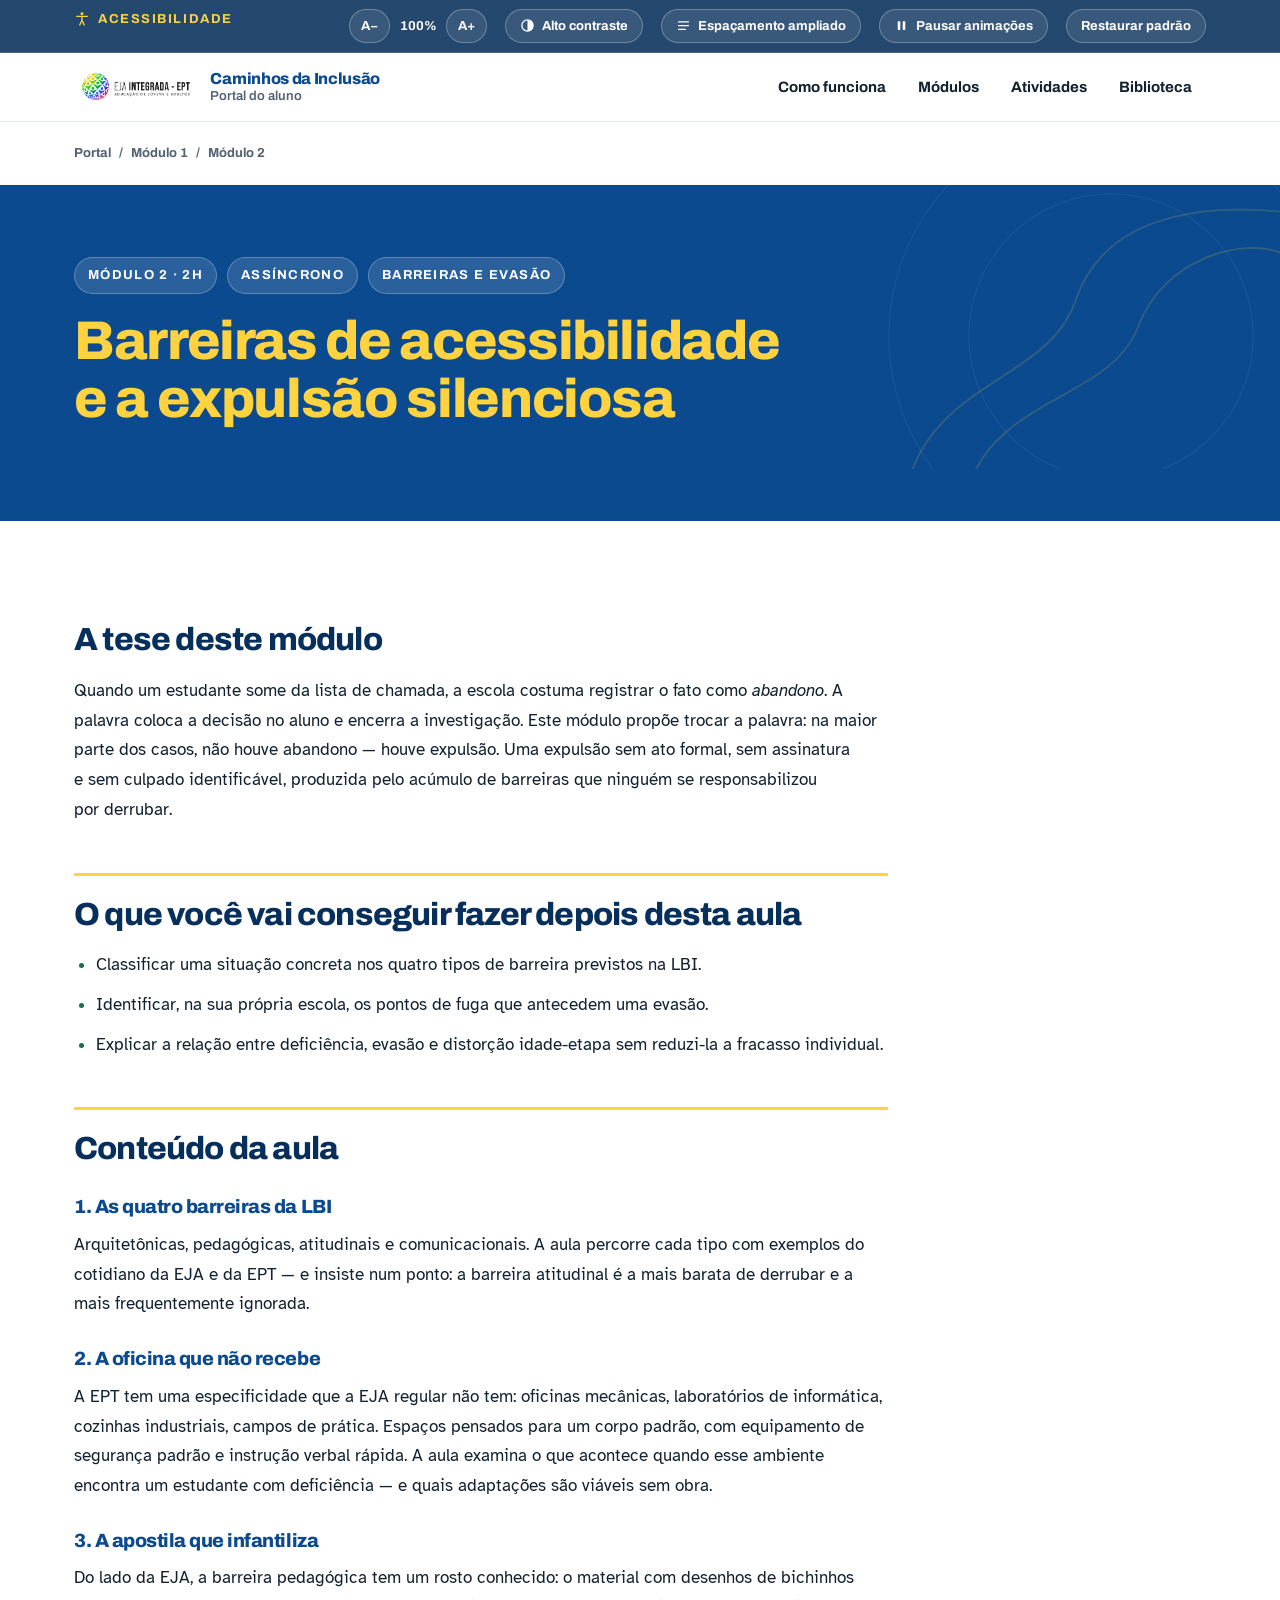
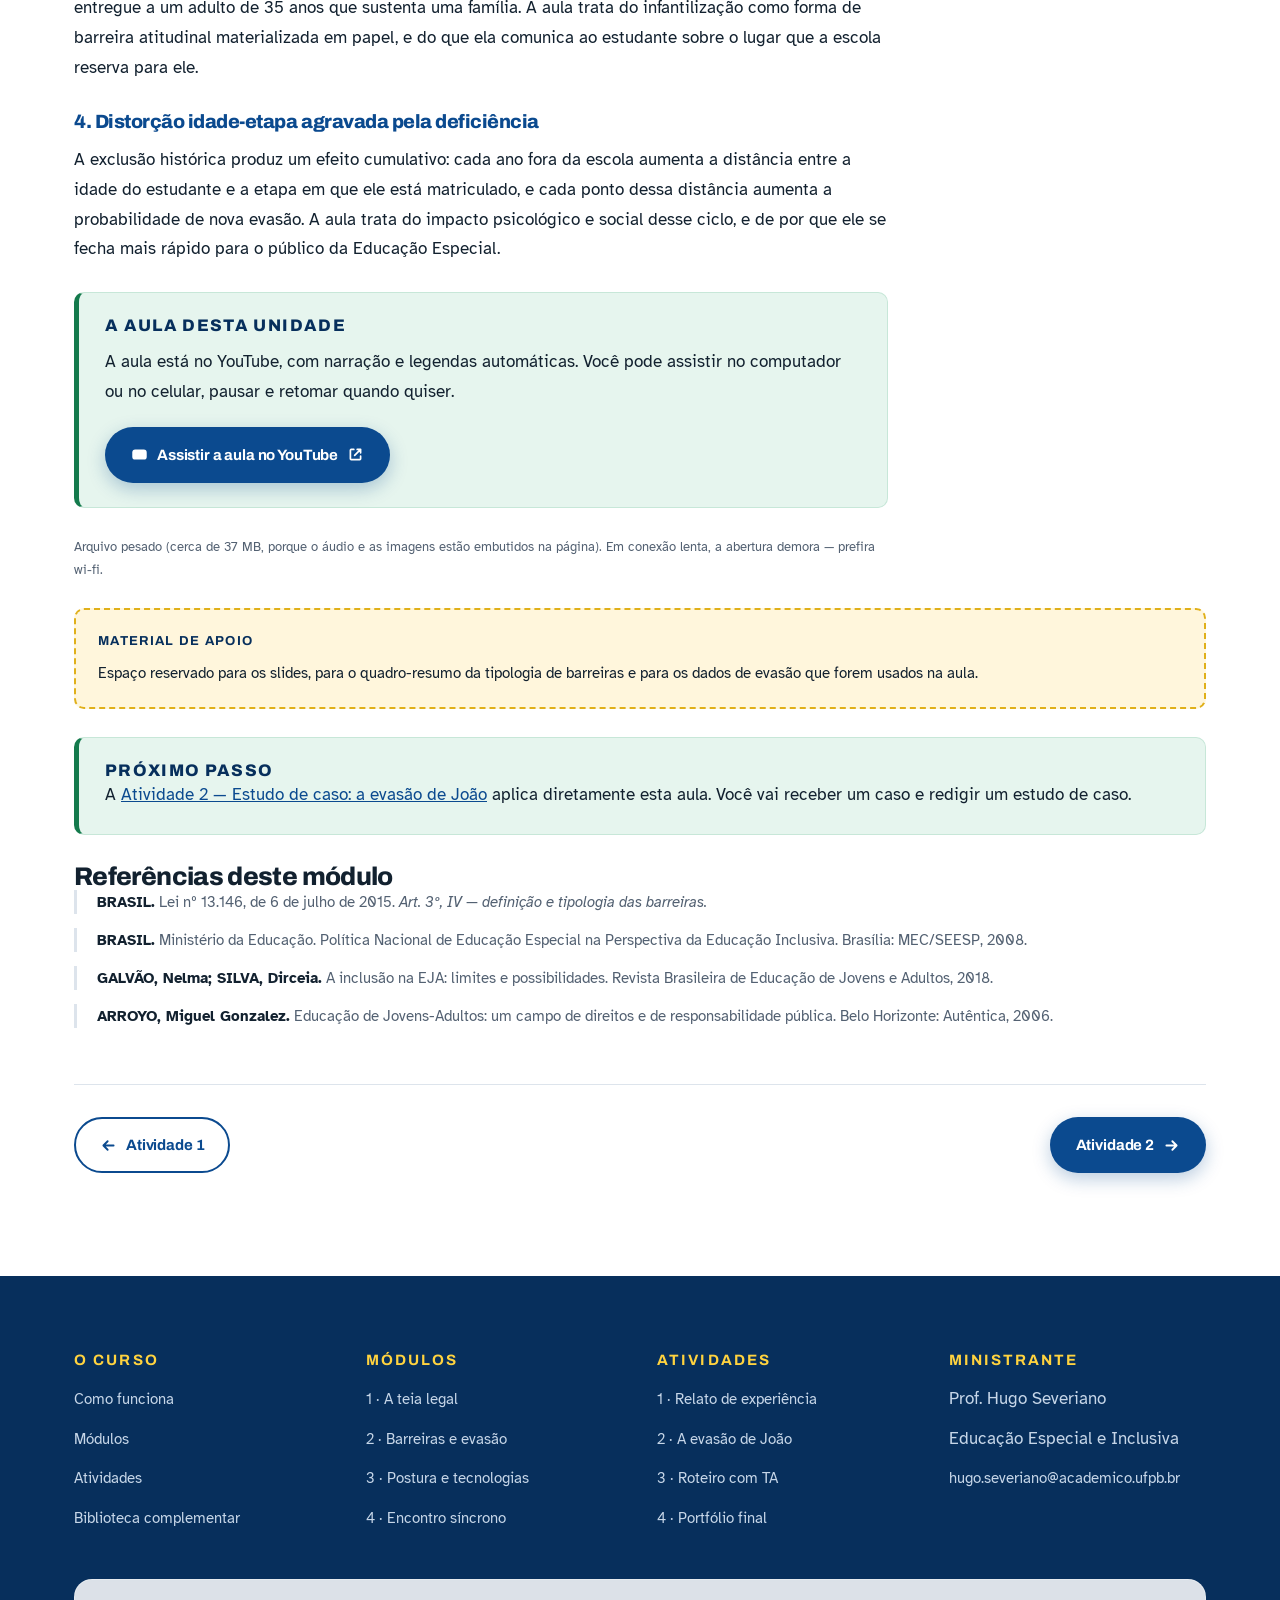
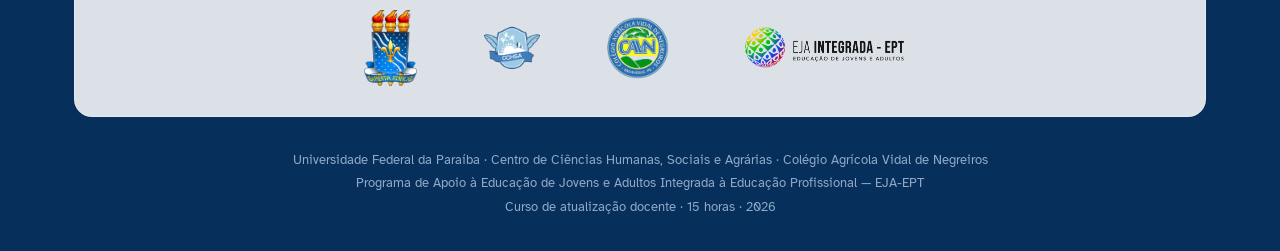
<file: modulos/modulo-2.html>
<!DOCTYPE html>
<html lang="pt-BR" data-contraste="normal" data-leitura="normal" data-movimento="normal">
<head>
<meta charset="utf-8">
<meta name="viewport" content="width=device-width, initial-scale=1">
<title>Módulo 2 · Barreiras e evasão · Caminhos da Inclusão</title>
<meta name="description" content="Módulo 2 do curso Caminhos da Inclusão: tipologia das barreiras da LBI, evasão escolar e distorção idade-etapa na EJA e na EPT.">
<link rel="preconnect" href="https://fonts.googleapis.com">
<link rel="preconnect" href="https://fonts.gstatic.com" crossorigin>
<link href="https://fonts.googleapis.com/css2?family=Archivo:wght@400;600;700;800&family=Atkinson+Hyperlegible:ital,wght@0,400;0,700;1,400&display=swap" rel="stylesheet">
<link rel="stylesheet" href="../assets/css/portal.css?v=33">
<link rel="icon" href="data:image/svg+xml,<svg xmlns='http://www.w3.org/2000/svg' viewBox='0 0 32 32'><rect width='32' height='32' rx='6' fill='%230B4A8F'/><path d='M7 23 Q16 23 16 16 T25 9' stroke='%23FFD33F' stroke-width='4' fill='none' stroke-linecap='round'/></svg>">
</head>
<body>

<a class="pular" href="#conteudo">Pular para o conteúdo principal</a>

<div class="barra-a11y">
  <div class="env">
    <p class="barra-a11y__rotulo">
      <svg viewBox="0 0 24 24" fill="none" aria-hidden="true" width="16" height="16">
        <circle cx="12" cy="4.2" r="2.2" fill="currentColor"/>
        <path d="M4 8h16M12 8v6m0 0-3.4 7M12 14l3.4 7" stroke="currentColor" stroke-width="2" stroke-linecap="round"/>
      </svg>
      <span class="btn-a11y__txt">Acessibilidade</span>
    </p>
    <div class="barra-a11y__grupo" role="group" aria-label="Tamanho do texto">
      <button type="button" class="btn-a11y btn-a11y--icone" id="a11y-menos" aria-label="Diminuir o tamanho do texto">A&minus;</button>
      <span id="a11y-medidor" style="font-family:var(--display);font-size:var(--t-mini);font-weight:700;min-width:44px;text-align:center">100%</span>
      <button type="button" class="btn-a11y btn-a11y--icone" id="a11y-mais" aria-label="Aumentar o tamanho do texto">A+</button>
    </div>
    <button type="button" class="btn-a11y" id="a11y-contraste" aria-pressed="false" aria-label="Alto contraste">
      <svg viewBox="0 0 24 24" aria-hidden="true"><circle cx="12" cy="12" r="9" fill="none" stroke="currentColor" stroke-width="2"/><path d="M12 3v18a9 9 0 0 0 0-18Z" fill="currentColor"/></svg>
      <span class="btn-a11y__txt">Alto contraste</span>
    </button>
    <button type="button" class="btn-a11y" id="a11y-leitura" aria-pressed="false" aria-label="Espaçamento ampliado" title="Aumenta o espaço entre letras, palavras e linhas para facilitar a leitura">
      <svg viewBox="0 0 24 24" fill="none" aria-hidden="true"><path d="M4 6h16M4 12h16M4 18h11" stroke="currentColor" stroke-width="2" stroke-linecap="round"/></svg>
      <span class="btn-a11y__txt">Espaçamento ampliado</span>
    </button>
    <button type="button" class="btn-a11y" id="a11y-movimento" aria-pressed="false" aria-label="Pausar animações">
      <svg viewBox="0 0 24 24" fill="none" aria-hidden="true"><rect x="6" y="5" width="4" height="14" rx="1" fill="currentColor"/><rect x="14" y="5" width="4" height="14" rx="1" fill="currentColor"/></svg>
      <span class="btn-a11y__txt">Pausar animações</span>
    </button>
    <button type="button" class="btn-a11y" id="a11y-limpar" aria-label="Restaurar padrão"><span class="btn-a11y__txt">Restaurar padrão</span></button>
    <p id="a11y-aviso" class="oculto-visual" role="status" aria-live="polite"></p>
  </div>
</div>

<header class="topo">
  <div class="env">
    <a class="topo__marca" href="../index.html" aria-label="Caminhos da Inclusão — página inicial do portal">
      <img src="../assets/img/eja-integrada-ept.png" alt="EJA Integrada — EPT, Educação de Jovens e Adultos">
      <span class="topo__nome">Caminhos da Inclusão<span>Portal do aluno</span></span>
    </a>
    <nav class="nav" aria-label="Seções do portal">
      <a href="../index.html#funcionamento">Como funciona</a>
      <a href="../index.html#modulos">Módulos</a>
      <a href="../index.html#atividades">Atividades</a>
      <a href="../index.html#biblioteca">Biblioteca</a>
    </nav>
  </div>
</header>

<div class="env">
  <nav class="migalhas" aria-label="Você está aqui">
    <a href="../index.html">Portal</a><span aria-hidden="true">/</span><a href="modulo-1.html">Módulo 1</a><span aria-hidden="true">/</span>Módulo 2
  </nav>
</div>

<section class="capa-interna">
  <svg class="hero__grafismo" viewBox="0 0 1440 320" preserveAspectRatio="xMidYMid slice" aria-hidden="true" focusable="false">
      <g fill="none" stroke="#FFD33F" stroke-opacity=".16" stroke-width="2" stroke-linecap="round">
        <path d="M1020 340C1050 220 1180 220 1210 130S1340 20 1440 30"/>
        <path d="M1090 340C1120 240 1250 240 1280 160S1400 60 1440 76"/>
      </g>
      <g fill="none" stroke="#ffffff" stroke-opacity=".06" stroke-width="1.5">
        <circle cx="1250" cy="170" r="160"/><circle cx="1250" cy="170" r="250"/>
      </g>
    </svg>
  <div class="env">
    <div class="capa-interna__meta entrada entrada--1">
        <span class="pilula ">Módulo 2 · 2h</span>
        <span class="pilula ">Assíncrono</span>
        <span class="pilula ">Barreiras e evasão</span>
    </div>
    <h1 class="entrada entrada--2">Barreiras de acessibilidade e a expulsão silenciosa</h1>
  </div>
</section>

<main id="conteudo" class="secao">
  <div class="env">
    <div class="conteudo">
      <h2>A tese deste módulo</h2>
      <p>Quando um estudante some da lista de chamada, a escola costuma registrar o fato como
      <em>abandono</em>. A palavra coloca a decisão no aluno e encerra a investigação. Este módulo
      propõe trocar a palavra: na maior parte dos casos, não houve abandono &mdash; houve expulsão.
      Uma expulsão sem ato formal, sem assinatura e sem culpado identificável, produzida pelo
      acúmulo de barreiras que ninguém se responsabilizou por derrubar.</p>

      <h2>O que você vai conseguir fazer depois desta aula</h2>
      <ul>
        <li>Classificar uma situação concreta nos quatro tipos de barreira previstos na LBI.</li>
        <li>Identificar, na sua própria escola, os pontos de fuga que antecedem uma evasão.</li>
        <li>Explicar a relação entre deficiência, evasão e distorção idade-etapa sem reduzi-la a fracasso individual.</li>
      </ul>

      <h2>Conteúdo da aula</h2>

      <h3>1. As quatro barreiras da LBI</h3>
      <p>Arquitetônicas, pedagógicas, atitudinais e comunicacionais. A aula percorre cada tipo com
      exemplos do cotidiano da EJA e da EPT &mdash; e insiste num ponto: a barreira atitudinal é a
      mais barata de derrubar e a mais frequentemente ignorada.</p>

      <h3>2. A oficina que não recebe</h3>
      <p>A EPT tem uma especificidade que a EJA regular não tem: oficinas mecânicas, laboratórios
      de informática, cozinhas industriais, campos de prática. Espaços pensados para um corpo
      padrão, com equipamento de segurança padrão e instrução verbal rápida. A aula examina o que
      acontece quando esse ambiente encontra um estudante com deficiência &mdash; e quais adaptações
      são viáveis sem obra.</p>

      <h3>3. A apostila que infantiliza</h3>
      <p>Do lado da EJA, a barreira pedagógica tem um rosto conhecido: o material com desenhos de
      bichinhos entregue a um adulto de 35 anos que sustenta uma família. A aula trata do
      infantilização como forma de barreira atitudinal materializada em papel, e do que ela
      comunica ao estudante sobre o lugar que a escola reserva para ele.</p>

      <h3>4. Distorção idade-etapa agravada pela deficiência</h3>
      <p>A exclusão histórica produz um efeito cumulativo: cada ano fora da escola aumenta a
      distância entre a idade do estudante e a etapa em que ele está matriculado, e cada ponto
      dessa distância aumenta a probabilidade de nova evasão. A aula trata do impacto psicológico
      e social desse ciclo, e de por que ele se fecha mais rápido para o público da Educação
      Especial.</p>

      <div class="painel painel--verde">
        <h3>A aula desta unidade</h3>
        <p>A aula est&aacute; no YouTube, com narra&ccedil;&atilde;o e legendas autom&aacute;ticas.
        Voc&ecirc; pode assistir no computador ou no celular, pausar e retomar quando quiser.</p>
        <div class="acoes" style="margin-top:20px">
          <a class="btn btn--principal" href="https://youtu.be/KxLC8By-WeU" target="_blank" rel="noopener" aria-label="Assistir a aula do M&oacute;dulo 2 no YouTube (abre em uma nova aba)"><svg viewBox="0 0 20 20" fill="none" aria-hidden="true"><rect x="1.5" y="4" width="17" height="12" rx="3.5" fill="currentColor"/><path d="M8.4 7.8l4.6 2.2-4.6 2.2V7.8Z" fill="#fff"/></svg>Assistir a aula no YouTube<svg viewBox="0 0 20 20" fill="none" aria-hidden="true"><path d="M8 4H5a1 1 0 0 0-1 1v10a1 1 0 0 0 1 1h10a1 1 0 0 0 1-1v-3" stroke="currentColor" stroke-width="2" stroke-linecap="round"/><path d="M12 4h4v4M16 4l-7 7" stroke="currentColor" stroke-width="2" stroke-linecap="round" stroke-linejoin="round"/></svg></a>
        </div>
      </div>
        <p style="margin-top:16px;font-size:var(--t-mini);color:var(--tinta-60)">Arquivo pesado (cerca de 37&nbsp;MB, porque o &aacute;udio e as imagens est&atilde;o embutidos na p&aacute;gina). Em conex&atilde;o lenta, a abertura demora &mdash; prefira wi-fi.</p>
      </div>

      <div class="marcador">
        <strong>Material de apoio</strong>
        <p>Espaço reservado para os slides, para o quadro-resumo da tipologia de barreiras e para os dados de evasão que forem usados na aula.</p>
      </div>

      <div class="painel painel--verde">
        <h3>Próximo passo</h3>
        <p>A <a href="atividade-2.html">Atividade 2 &mdash; Estudo de caso: a evasão de João</a>
        aplica diretamente esta aula. Você vai receber um caso e redigir um estudo de caso.</p>
      </div>

      <h2>Referências deste módulo</h2>
      <ul class="refs">
        <li><strong>BRASIL.</strong> Lei nº 13.146, de 6 de julho de 2015. <em>Art. 3º, IV &mdash; definição e tipologia das barreiras.</em></li>
        <li><strong>BRASIL.</strong> Ministério da Educação. Política Nacional de Educação Especial na Perspectiva da Educação Inclusiva. Brasília: MEC/SEESP, 2008.</li>
        <li><strong>GALVÃO, Nelma; SILVA, Dirceia.</strong> A inclusão na EJA: limites e possibilidades. Revista Brasileira de Educação de Jovens e Adultos, 2018.</li>
        <li><strong>ARROYO, Miguel Gonzalez.</strong> Educação de Jovens-Adultos: um campo de direitos e de responsabilidade pública. Belo Horizonte: Autêntica, 2006.</li>
      </ul>

      <nav class="paginacao" aria-label="Navegação entre páginas do curso">
        <a class="btn btn--contorno" href="atividade-1.html"><svg viewBox="0 0 20 20" fill="none" aria-hidden="true"><path d="M16 10H4m0 0 5-5m-5 5 5 5" stroke="currentColor" stroke-width="2.2" stroke-linecap="round" stroke-linejoin="round"/></svg>Atividade 1</a>
        <a class="btn btn--principal" href="atividade-2.html">Atividade 2<svg viewBox="0 0 20 20" fill="none" aria-hidden="true"><path d="M4 10h12m0 0-5-5m5 5-5 5" stroke="currentColor" stroke-width="2.2" stroke-linecap="round" stroke-linejoin="round"/></svg></a>
      </nav>
    </div>
  </div>
</main>

<footer class="rodape">
  <div class="env">
    <div class="rodape__grade">
      <div>
        <h4>O curso</h4>
        <ul>
          <li><a href="../index.html#funcionamento">Como funciona</a></li>
          <li><a href="../index.html#modulos">Módulos</a></li>
          <li><a href="../index.html#atividades">Atividades</a></li>
          <li><a href="complementar.html">Biblioteca complementar</a></li>
        </ul>
      </div>
      <div>
        <h4>Módulos</h4>
        <ul>
          <li><a href="modulo-1.html">1 · A teia legal</a></li>
          <li><a href="modulo-2.html">2 · Barreiras e evasão</a></li>
          <li><a href="modulo-3.html">3 · Postura e tecnologias</a></li>
          <li><a href="modulo-4.html">4 · Encontro síncrono</a></li>
        </ul>
      </div>
      <div>
        <h4>Atividades</h4>
        <ul>
          <li><a href="atividade-1.html">1 · Relato de experiência</a></li>
          <li><a href="atividade-2.html">2 · A evasão de João</a></li>
          <li><a href="atividade-3.html">3 · Roteiro com TA</a></li>
          <li><a href="atividade-4.html">4 · Portfólio final</a></li>
        </ul>
      </div>
      <div>
        <h4>Ministrante</h4>
        <ul>
          <li>Prof. Hugo Severiano</li>
          <li>Educação Especial e Inclusiva</li>
          <li><a href="mailto:hugo.severiano@academico.ufpb.br">hugo.severiano@academico.ufpb.br</a></li>
        </ul>
      </div>
    </div>
    <div class="rodape__marcas">
      <img src="../assets/img/ufpb.png" alt="Universidade Federal da Paraíba" class="alto">
      <img src="../assets/img/cchsa.png" alt="Centro de Ciências Humanas, Sociais e Agrárias">
      <img src="../assets/img/cavn.png" alt="Colégio Agrícola Vidal de Negreiros">
      <img src="../assets/img/eja-integrada-ept.png" alt="EJA Integrada — EPT" style="height:50px">
    </div>
    <p class="rodape__base">
      Universidade Federal da Paraíba · Centro de Ciências Humanas, Sociais e Agrárias · Colégio Agrícola Vidal de Negreiros<br>
      Programa de Apoio à Educação de Jovens e Adultos Integrada à Educação Profissional — EJA-EPT<br>
      Curso de atualização docente · 15 horas · 2026
    </p>
  </div>
</footer>

<!-- ========================================================================
     VLibras — tradução automática para Libras (serviço do Governo Federal).
     Carrega um script do domínio vlibras.gov.br. Para ativar, remova os
     marcadores de comentário abaixo. Exige conexão com a internet.
     ========================================================================
<div vw class="enabled">
  <div vw-access-button class="active"></div>
  <div vw-plugin-wrapper><div class="vw-plugin-top-wrapper"></div></div>
</div>
<script src="https://vlibras.gov.br/app/vlibras-plugin.js"></script>
<script>new window.VLibras.Widget('https://vlibras.gov.br/app');</script>
-->

<script src="../assets/js/portal.js?v=33"></script>
</body>
</html>
</file>
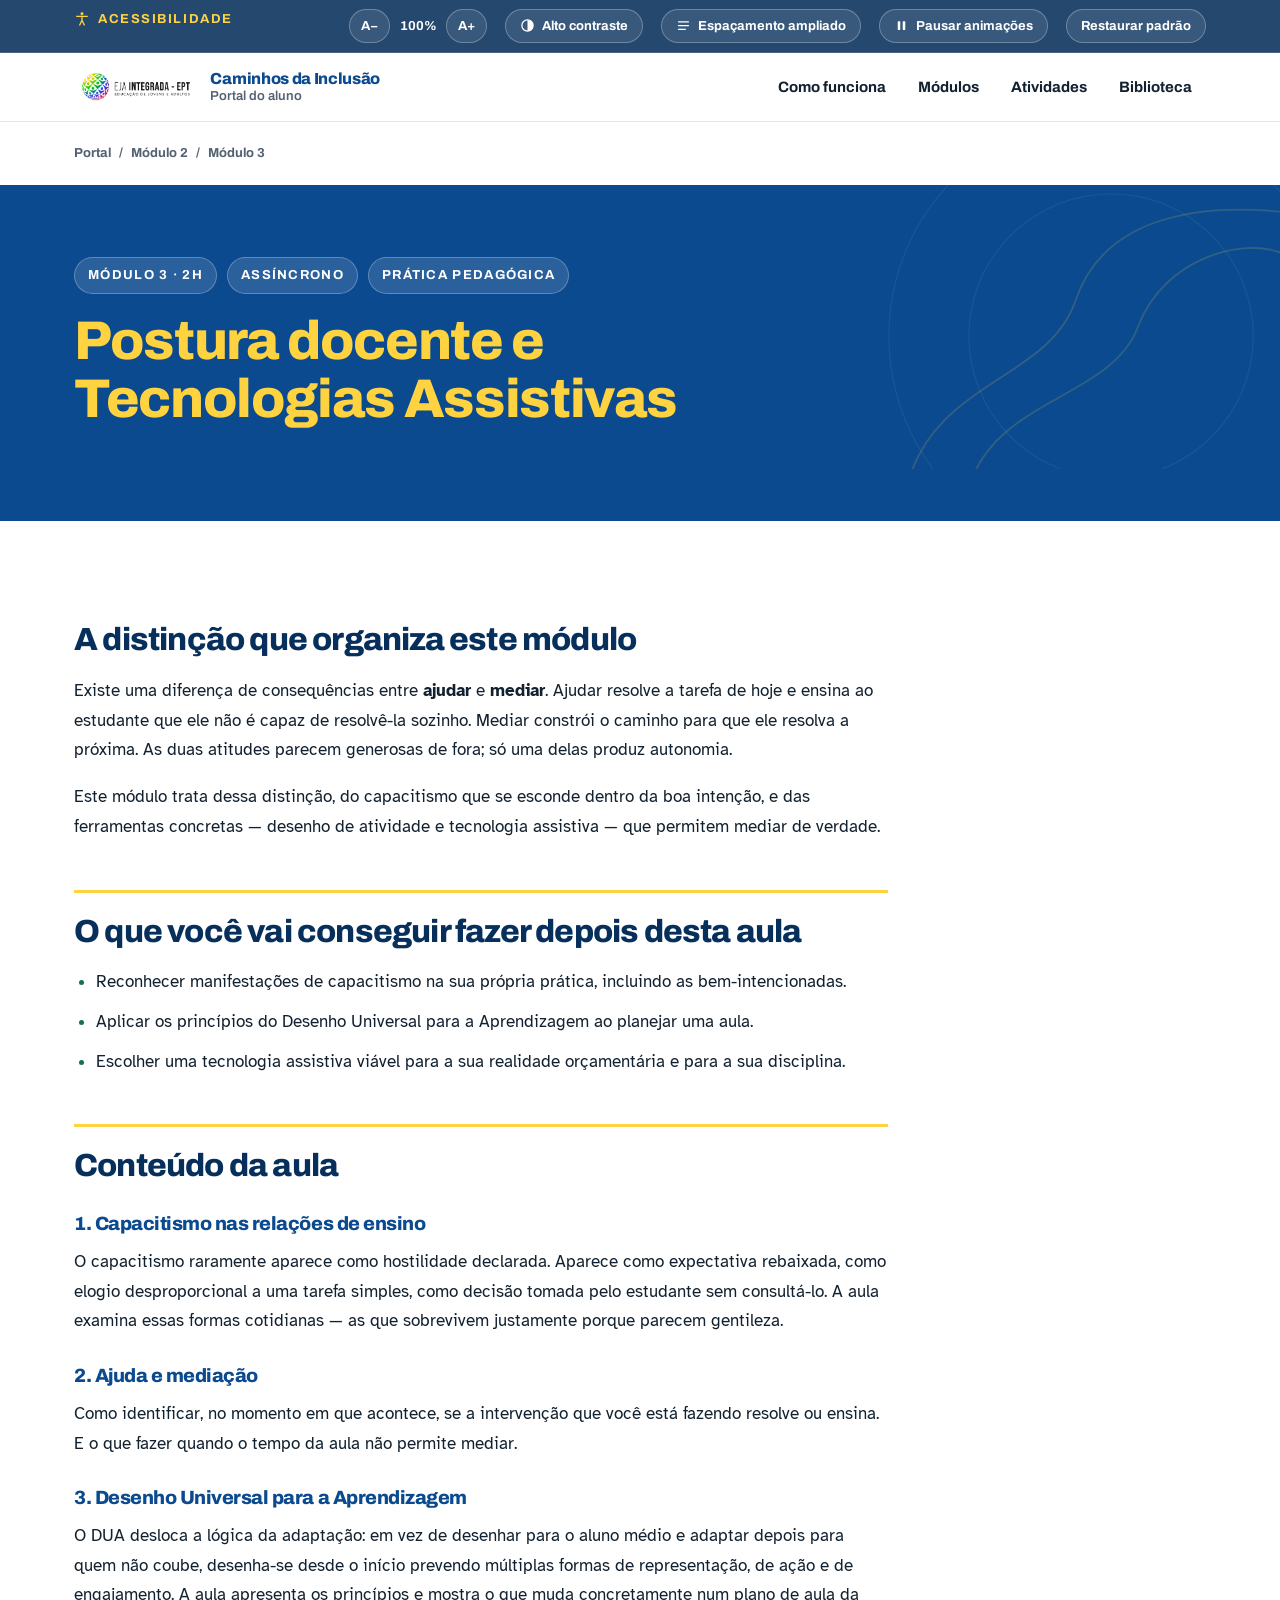
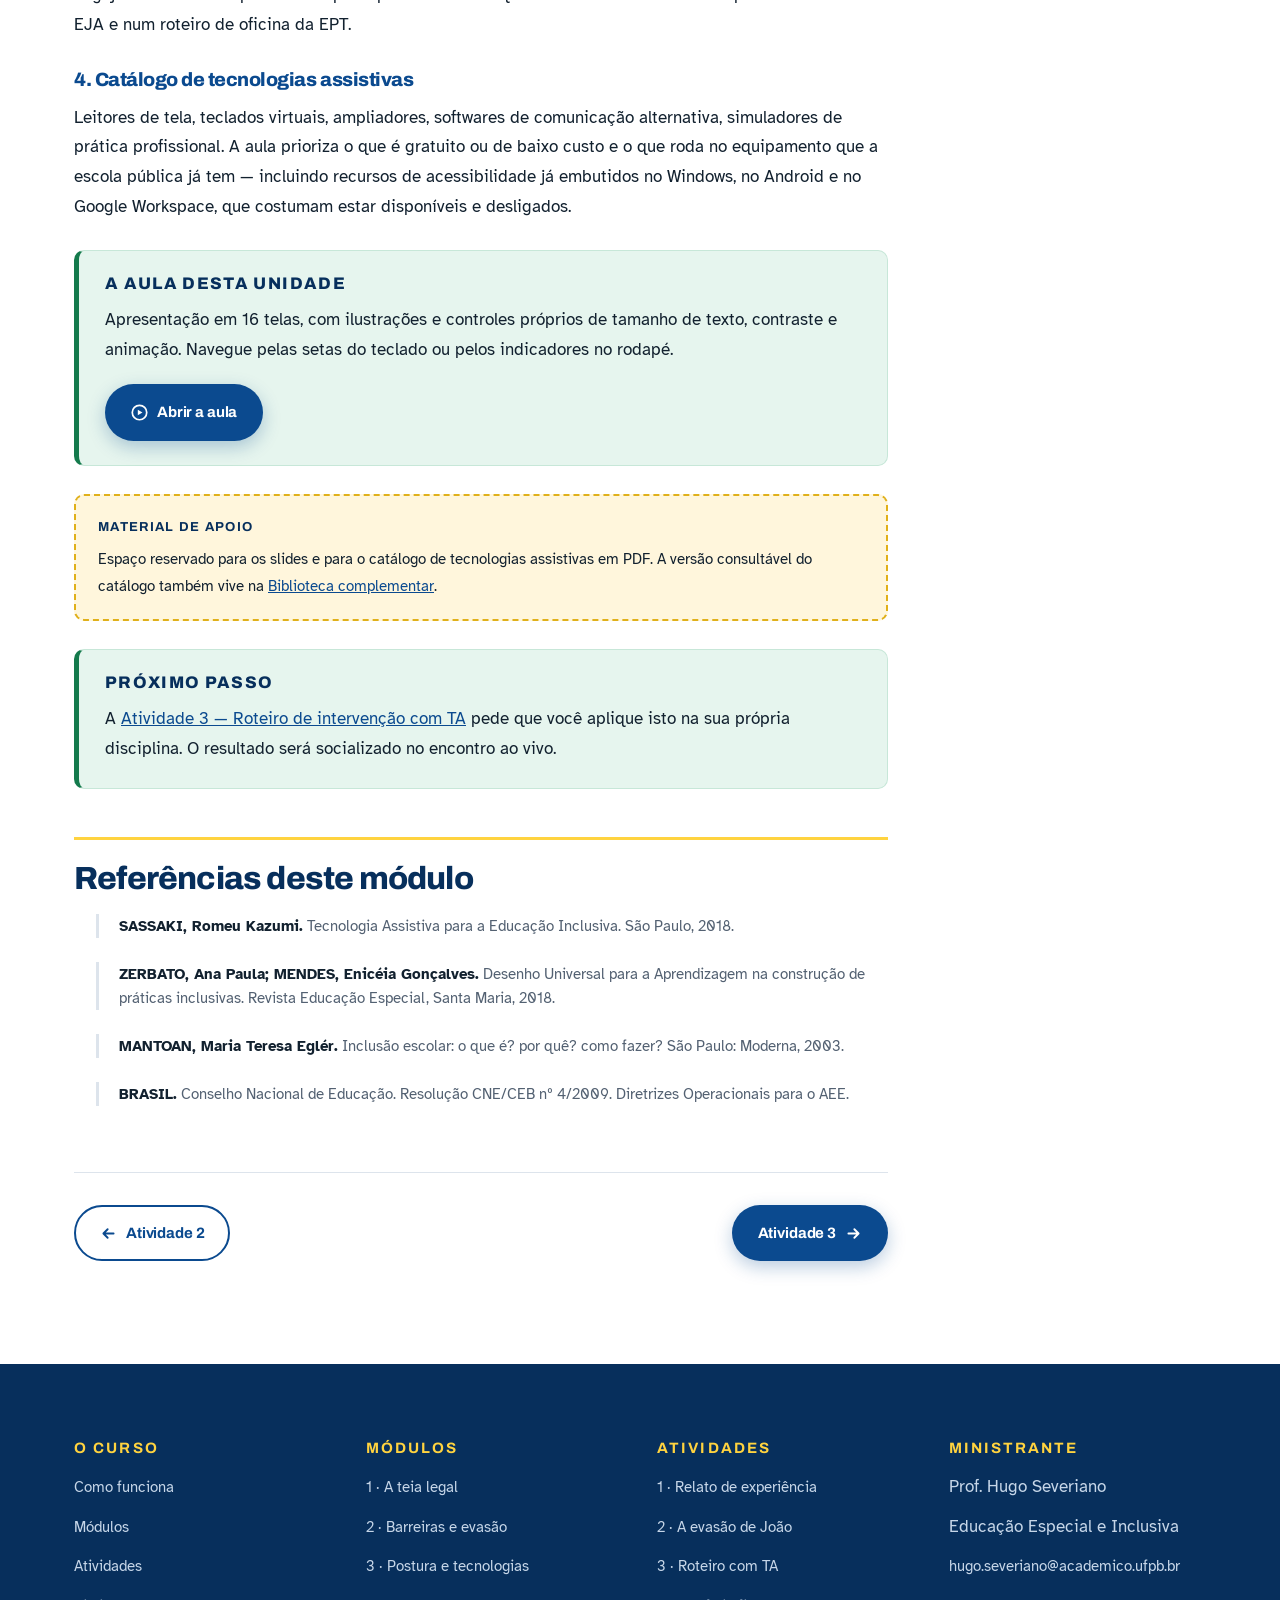
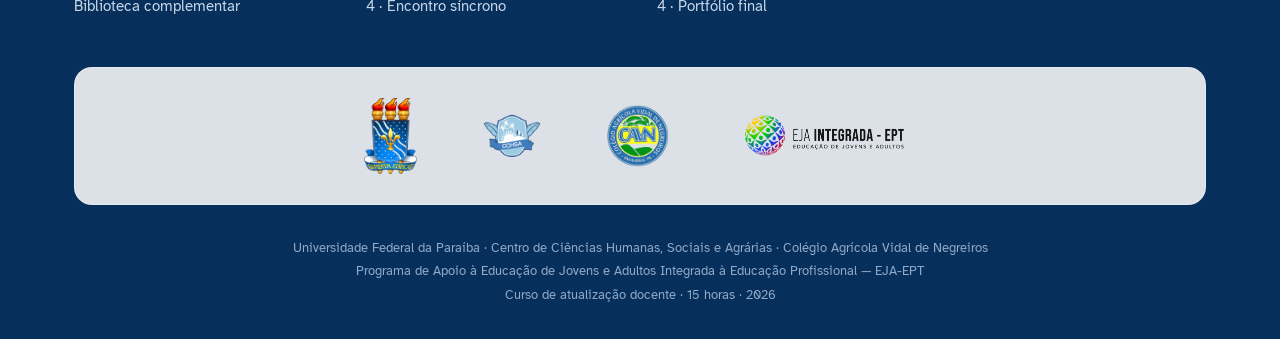
<file: modulos/modulo-3.html>
<!DOCTYPE html>
<html lang="pt-BR" data-contraste="normal" data-leitura="normal" data-movimento="normal">
<head>
<meta charset="utf-8">
<meta name="viewport" content="width=device-width, initial-scale=1">
<title>Módulo 3 · Postura docente e TA · Caminhos da Inclusão</title>
<meta name="description" content="Módulo 3 do curso Caminhos da Inclusão: capacitismo, mediação pedagógica, Desenho Universal para a Aprendizagem e tecnologias assistivas de baixo custo.">
<link rel="preconnect" href="https://fonts.googleapis.com">
<link rel="preconnect" href="https://fonts.gstatic.com" crossorigin>
<link href="https://fonts.googleapis.com/css2?family=Archivo:wght@400;600;700;800&family=Atkinson+Hyperlegible:ital,wght@0,400;0,700;1,400&display=swap" rel="stylesheet">
<link rel="stylesheet" href="../assets/css/portal.css?v=33">
<link rel="icon" href="data:image/svg+xml,<svg xmlns='http://www.w3.org/2000/svg' viewBox='0 0 32 32'><rect width='32' height='32' rx='6' fill='%230B4A8F'/><path d='M7 23 Q16 23 16 16 T25 9' stroke='%23FFD33F' stroke-width='4' fill='none' stroke-linecap='round'/></svg>">
</head>
<body>

<a class="pular" href="#conteudo">Pular para o conteúdo principal</a>

<div class="barra-a11y">
  <div class="env">
    <p class="barra-a11y__rotulo">
      <svg viewBox="0 0 24 24" fill="none" aria-hidden="true" width="16" height="16">
        <circle cx="12" cy="4.2" r="2.2" fill="currentColor"/>
        <path d="M4 8h16M12 8v6m0 0-3.4 7M12 14l3.4 7" stroke="currentColor" stroke-width="2" stroke-linecap="round"/>
      </svg>
      <span class="btn-a11y__txt">Acessibilidade</span>
    </p>
    <div class="barra-a11y__grupo" role="group" aria-label="Tamanho do texto">
      <button type="button" class="btn-a11y btn-a11y--icone" id="a11y-menos" aria-label="Diminuir o tamanho do texto">A&minus;</button>
      <span id="a11y-medidor" style="font-family:var(--display);font-size:var(--t-mini);font-weight:700;min-width:44px;text-align:center">100%</span>
      <button type="button" class="btn-a11y btn-a11y--icone" id="a11y-mais" aria-label="Aumentar o tamanho do texto">A+</button>
    </div>
    <button type="button" class="btn-a11y" id="a11y-contraste" aria-pressed="false" aria-label="Alto contraste">
      <svg viewBox="0 0 24 24" aria-hidden="true"><circle cx="12" cy="12" r="9" fill="none" stroke="currentColor" stroke-width="2"/><path d="M12 3v18a9 9 0 0 0 0-18Z" fill="currentColor"/></svg>
      <span class="btn-a11y__txt">Alto contraste</span>
    </button>
    <button type="button" class="btn-a11y" id="a11y-leitura" aria-pressed="false" aria-label="Espaçamento ampliado" title="Aumenta o espaço entre letras, palavras e linhas para facilitar a leitura">
      <svg viewBox="0 0 24 24" fill="none" aria-hidden="true"><path d="M4 6h16M4 12h16M4 18h11" stroke="currentColor" stroke-width="2" stroke-linecap="round"/></svg>
      <span class="btn-a11y__txt">Espaçamento ampliado</span>
    </button>
    <button type="button" class="btn-a11y" id="a11y-movimento" aria-pressed="false" aria-label="Pausar animações">
      <svg viewBox="0 0 24 24" fill="none" aria-hidden="true"><rect x="6" y="5" width="4" height="14" rx="1" fill="currentColor"/><rect x="14" y="5" width="4" height="14" rx="1" fill="currentColor"/></svg>
      <span class="btn-a11y__txt">Pausar animações</span>
    </button>
    <button type="button" class="btn-a11y" id="a11y-limpar" aria-label="Restaurar padrão"><span class="btn-a11y__txt">Restaurar padrão</span></button>
    <p id="a11y-aviso" class="oculto-visual" role="status" aria-live="polite"></p>
  </div>
</div>

<header class="topo">
  <div class="env">
    <a class="topo__marca" href="../index.html" aria-label="Caminhos da Inclusão — página inicial do portal">
      <img src="../assets/img/eja-integrada-ept.png" alt="EJA Integrada — EPT, Educação de Jovens e Adultos">
      <span class="topo__nome">Caminhos da Inclusão<span>Portal do aluno</span></span>
    </a>
    <nav class="nav" aria-label="Seções do portal">
      <a href="../index.html#funcionamento">Como funciona</a>
      <a href="../index.html#modulos">Módulos</a>
      <a href="../index.html#atividades">Atividades</a>
      <a href="../index.html#biblioteca">Biblioteca</a>
    </nav>
  </div>
</header>

<div class="env">
  <nav class="migalhas" aria-label="Você está aqui">
    <a href="../index.html">Portal</a><span aria-hidden="true">/</span><a href="modulo-2.html">Módulo 2</a><span aria-hidden="true">/</span>Módulo 3
  </nav>
</div>

<section class="capa-interna">
  <svg class="hero__grafismo" viewBox="0 0 1440 320" preserveAspectRatio="xMidYMid slice" aria-hidden="true" focusable="false">
      <g fill="none" stroke="#FFD33F" stroke-opacity=".16" stroke-width="2" stroke-linecap="round">
        <path d="M1020 340C1050 220 1180 220 1210 130S1340 20 1440 30"/>
        <path d="M1090 340C1120 240 1250 240 1280 160S1400 60 1440 76"/>
      </g>
      <g fill="none" stroke="#ffffff" stroke-opacity=".06" stroke-width="1.5">
        <circle cx="1250" cy="170" r="160"/><circle cx="1250" cy="170" r="250"/>
      </g>
    </svg>
  <div class="env">
    <div class="capa-interna__meta entrada entrada--1">
        <span class="pilula ">Módulo 3 · 2h</span>
        <span class="pilula ">Assíncrono</span>
        <span class="pilula ">Prática pedagógica</span>
    </div>
    <h1 class="entrada entrada--2">Postura docente e Tecnologias Assistivas</h1>
  </div>
</section>

<main id="conteudo" class="secao">
  <div class="env">
    <div class="conteudo">
      <h2>A distinção que organiza este módulo</h2>
      <p>Existe uma diferença de consequências entre <strong>ajudar</strong> e <strong>mediar</strong>.
      Ajudar resolve a tarefa de hoje e ensina ao estudante que ele não é capaz de resolvê-la
      sozinho. Mediar constrói o caminho para que ele resolva a próxima. As duas atitudes parecem
      generosas de fora; só uma delas produz autonomia.</p>
      <p>Este módulo trata dessa distinção, do capacitismo que se esconde dentro da boa intenção, e
      das ferramentas concretas &mdash; desenho de atividade e tecnologia assistiva &mdash; que permitem
      mediar de verdade.</p>

      <h2>O que você vai conseguir fazer depois desta aula</h2>
      <ul>
        <li>Reconhecer manifestações de capacitismo na sua própria prática, incluindo as bem-intencionadas.</li>
        <li>Aplicar os princípios do Desenho Universal para a Aprendizagem ao planejar uma aula.</li>
        <li>Escolher uma tecnologia assistiva viável para a sua realidade orçamentária e para a sua disciplina.</li>
      </ul>

      <h2>Conteúdo da aula</h2>

      <h3>1. Capacitismo nas relações de ensino</h3>
      <p>O capacitismo raramente aparece como hostilidade declarada. Aparece como expectativa
      rebaixada, como elogio desproporcional a uma tarefa simples, como decisão tomada pelo
      estudante sem consultá-lo. A aula examina essas formas cotidianas &mdash; as que sobrevivem
      justamente porque parecem gentileza.</p>

      <h3>2. Ajuda e mediação</h3>
      <p>Como identificar, no momento em que acontece, se a intervenção que você está fazendo
      resolve ou ensina. E o que fazer quando o tempo da aula não permite mediar.</p>

      <h3>3. Desenho Universal para a Aprendizagem</h3>
      <p>O DUA desloca a lógica da adaptação: em vez de desenhar para o aluno médio e adaptar
      depois para quem não coube, desenha-se desde o início prevendo múltiplas formas de
      representação, de ação e de engajamento. A aula apresenta os princípios e mostra o que muda
      concretamente num plano de aula da EJA e num roteiro de oficina da EPT.</p>

      <h3>4. Catálogo de tecnologias assistivas</h3>
      <p>Leitores de tela, teclados virtuais, ampliadores, softwares de comunicação alternativa,
      simuladores de prática profissional. A aula prioriza o que é gratuito ou de baixo custo e o
      que roda no equipamento que a escola pública já tem &mdash; incluindo recursos de acessibilidade
      já embutidos no Windows, no Android e no Google Workspace, que costumam estar disponíveis e
      desligados.</p>

      <div class="painel painel--verde">
        <h3>A aula desta unidade</h3>
        <p>Apresenta&ccedil;&atilde;o em 16 telas, com ilustra&ccedil;&otilde;es e controles pr&oacute;prios de
        tamanho de texto, contraste e anima&ccedil;&atilde;o. Navegue pelas setas do teclado ou pelos
        indicadores no rodap&eacute;.</p>
        <div class="acoes" style="margin-top:20px">
          <a class="btn btn--principal" href="aula-3.html"><svg viewBox="0 0 20 20" fill="none" aria-hidden="true"><circle cx="10" cy="10" r="8.5" stroke="currentColor" stroke-width="2"/><path d="M8 6.8l5.5 3.2L8 13.2V6.8Z" fill="currentColor"/></svg>Abrir a aula</a>
        </div>
      </div>

      <div class="marcador">
        <strong>Material de apoio</strong>
        <p>Espaço reservado para os slides e para o catálogo de tecnologias assistivas em PDF. A versão consultável do catálogo também vive na <a href='complementar.html'>Biblioteca complementar</a>.</p>
      </div>

      <div class="painel painel--verde">
        <h3>Próximo passo</h3>
        <p>A <a href="atividade-3.html">Atividade 3 &mdash; Roteiro de intervenção com TA</a> pede que
        você aplique isto na sua própria disciplina. O resultado será socializado no encontro ao vivo.</p>
      </div>

      <h2>Referências deste módulo</h2>
      <ul class="refs">
        <li><strong>SASSAKI, Romeu Kazumi.</strong> Tecnologia Assistiva para a Educação Inclusiva. São Paulo, 2018.</li>
        <li><strong>ZERBATO, Ana Paula; MENDES, Enicéia Gonçalves.</strong> Desenho Universal para a Aprendizagem na construção de práticas inclusivas. Revista Educação Especial, Santa Maria, 2018.</li>
        <li><strong>MANTOAN, Maria Teresa Eglér.</strong> Inclusão escolar: o que é? por quê? como fazer? São Paulo: Moderna, 2003.</li>
        <li><strong>BRASIL.</strong> Conselho Nacional de Educação. Resolução CNE/CEB nº 4/2009. Diretrizes Operacionais para o AEE.</li>
      </ul>

      <nav class="paginacao" aria-label="Navegação entre páginas do curso">
        <a class="btn btn--contorno" href="atividade-2.html"><svg viewBox="0 0 20 20" fill="none" aria-hidden="true"><path d="M16 10H4m0 0 5-5m-5 5 5 5" stroke="currentColor" stroke-width="2.2" stroke-linecap="round" stroke-linejoin="round"/></svg>Atividade 2</a>
        <a class="btn btn--principal" href="atividade-3.html">Atividade 3<svg viewBox="0 0 20 20" fill="none" aria-hidden="true"><path d="M4 10h12m0 0-5-5m5 5-5 5" stroke="currentColor" stroke-width="2.2" stroke-linecap="round" stroke-linejoin="round"/></svg></a>
      </nav>
    </div>
  </div>
</main>

<footer class="rodape">
  <div class="env">
    <div class="rodape__grade">
      <div>
        <h4>O curso</h4>
        <ul>
          <li><a href="../index.html#funcionamento">Como funciona</a></li>
          <li><a href="../index.html#modulos">Módulos</a></li>
          <li><a href="../index.html#atividades">Atividades</a></li>
          <li><a href="complementar.html">Biblioteca complementar</a></li>
        </ul>
      </div>
      <div>
        <h4>Módulos</h4>
        <ul>
          <li><a href="modulo-1.html">1 · A teia legal</a></li>
          <li><a href="modulo-2.html">2 · Barreiras e evasão</a></li>
          <li><a href="modulo-3.html">3 · Postura e tecnologias</a></li>
          <li><a href="modulo-4.html">4 · Encontro síncrono</a></li>
        </ul>
      </div>
      <div>
        <h4>Atividades</h4>
        <ul>
          <li><a href="atividade-1.html">1 · Relato de experiência</a></li>
          <li><a href="atividade-2.html">2 · A evasão de João</a></li>
          <li><a href="atividade-3.html">3 · Roteiro com TA</a></li>
          <li><a href="atividade-4.html">4 · Portfólio final</a></li>
        </ul>
      </div>
      <div>
        <h4>Ministrante</h4>
        <ul>
          <li>Prof. Hugo Severiano</li>
          <li>Educação Especial e Inclusiva</li>
          <li><a href="mailto:hugo.severiano@academico.ufpb.br">hugo.severiano@academico.ufpb.br</a></li>
        </ul>
      </div>
    </div>
    <div class="rodape__marcas">
      <img src="../assets/img/ufpb.png" alt="Universidade Federal da Paraíba" class="alto">
      <img src="../assets/img/cchsa.png" alt="Centro de Ciências Humanas, Sociais e Agrárias">
      <img src="../assets/img/cavn.png" alt="Colégio Agrícola Vidal de Negreiros">
      <img src="../assets/img/eja-integrada-ept.png" alt="EJA Integrada — EPT" style="height:50px">
    </div>
    <p class="rodape__base">
      Universidade Federal da Paraíba · Centro de Ciências Humanas, Sociais e Agrárias · Colégio Agrícola Vidal de Negreiros<br>
      Programa de Apoio à Educação de Jovens e Adultos Integrada à Educação Profissional — EJA-EPT<br>
      Curso de atualização docente · 15 horas · 2026
    </p>
  </div>
</footer>

<!-- ========================================================================
     VLibras — tradução automática para Libras (serviço do Governo Federal).
     Carrega um script do domínio vlibras.gov.br. Para ativar, remova os
     marcadores de comentário abaixo. Exige conexão com a internet.
     ========================================================================
<div vw class="enabled">
  <div vw-access-button class="active"></div>
  <div vw-plugin-wrapper><div class="vw-plugin-top-wrapper"></div></div>
</div>
<script src="https://vlibras.gov.br/app/vlibras-plugin.js"></script>
<script>new window.VLibras.Widget('https://vlibras.gov.br/app');</script>
-->

<script src="../assets/js/portal.js?v=33"></script>
</body>
</html>
</file>
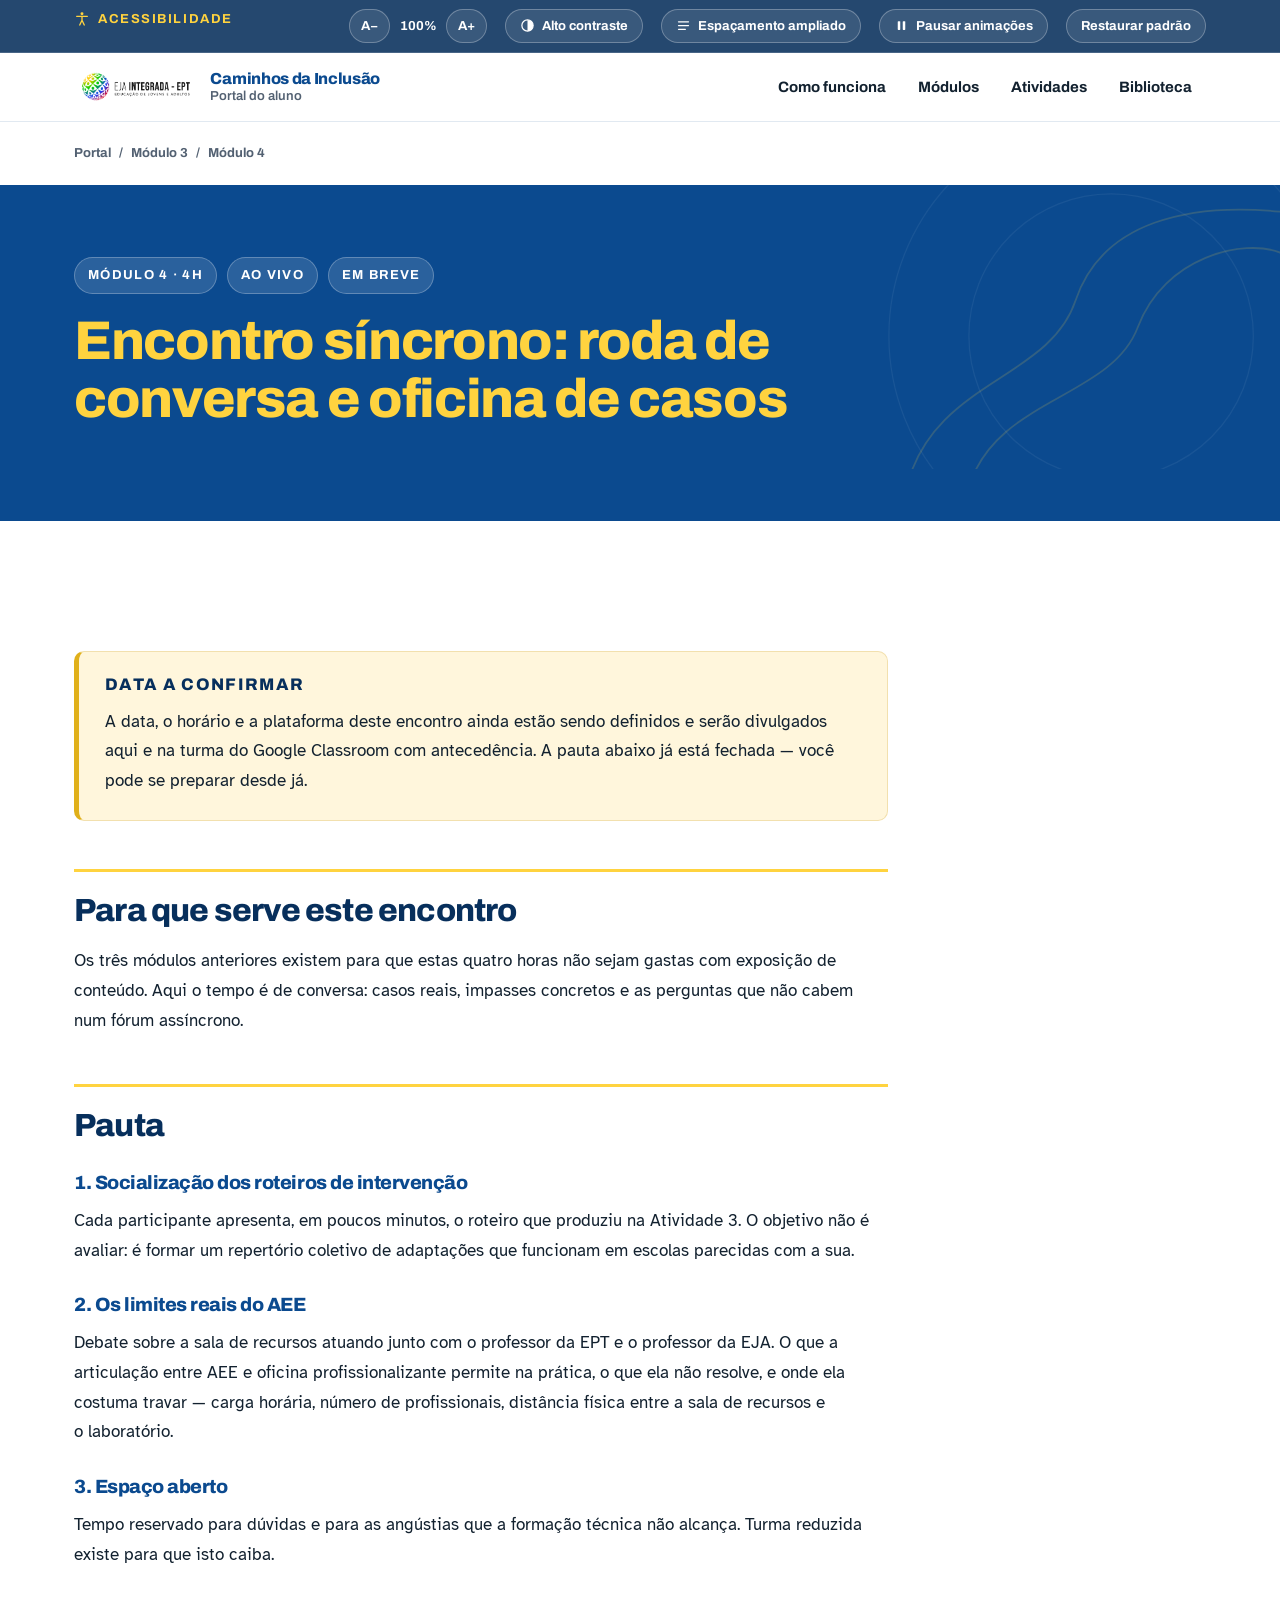
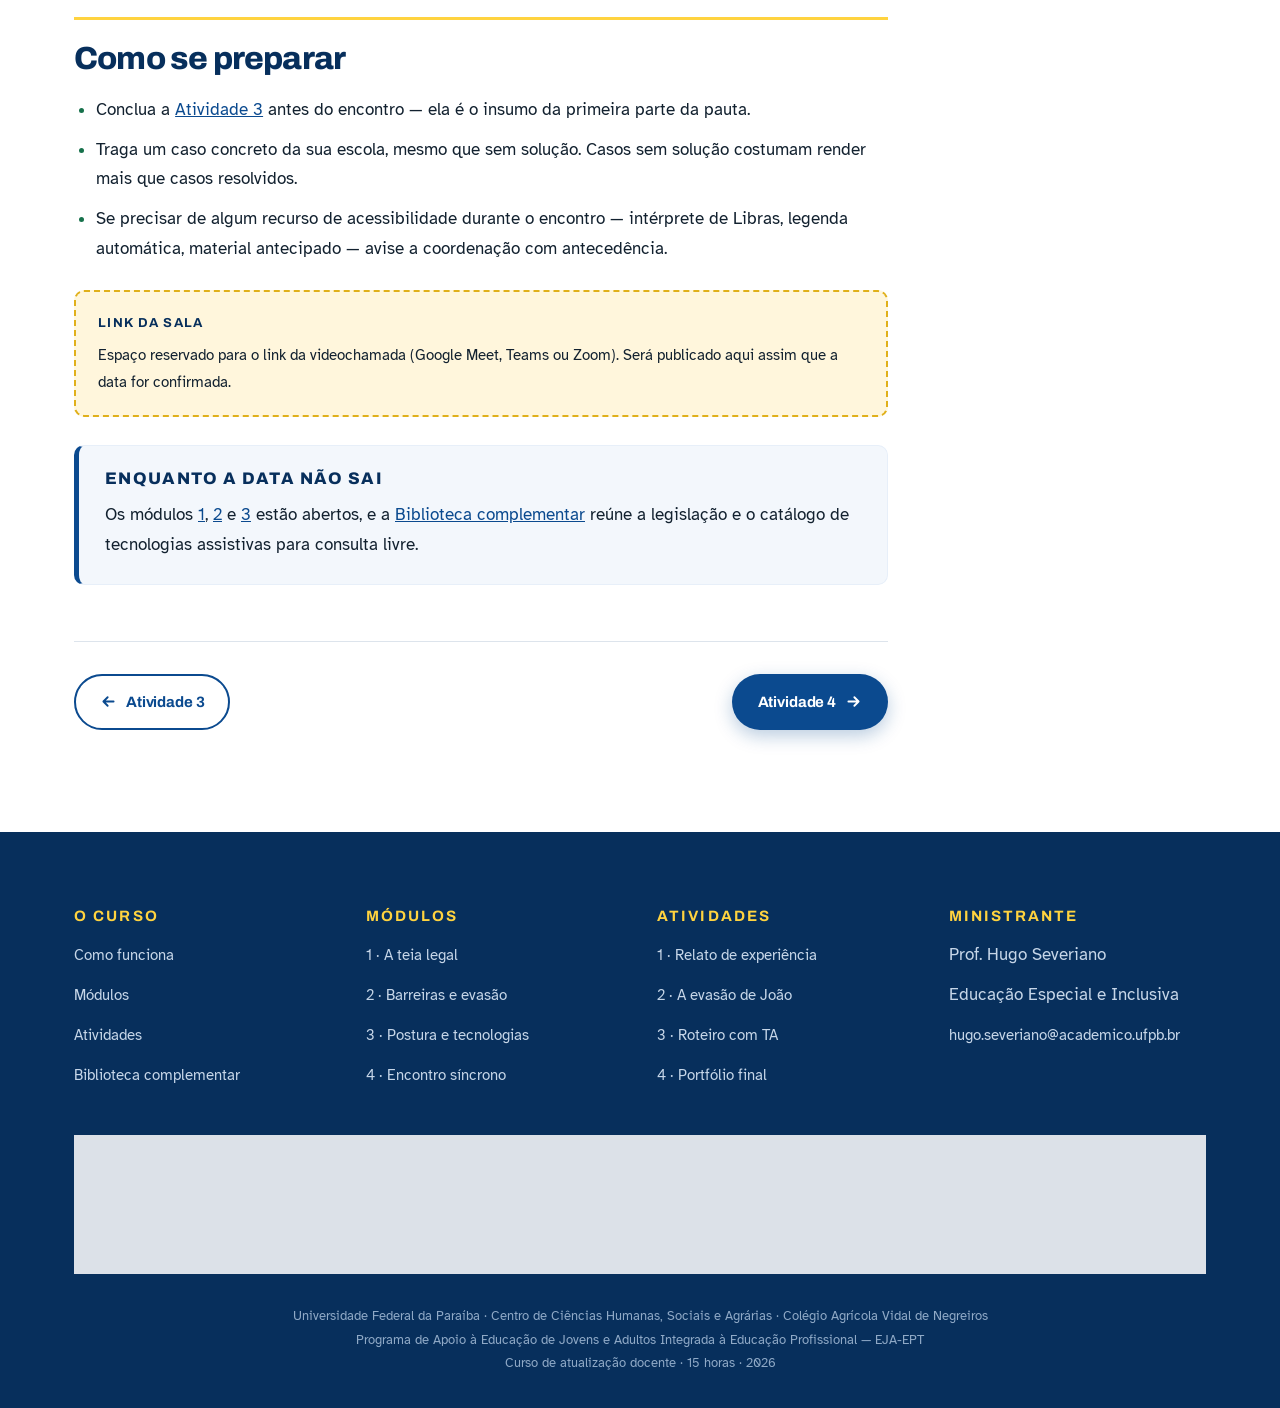
<file: modulos/modulo-4.html>
<!DOCTYPE html>
<html lang="pt-BR" data-contraste="normal" data-leitura="normal" data-movimento="normal">
<head>
<meta charset="utf-8">
<meta name="viewport" content="width=device-width, initial-scale=1">
<title>Módulo 4 · Encontro síncrono · Caminhos da Inclusão</title>
<meta name="description" content="Módulo 4 do curso Caminhos da Inclusão: encontro síncrono de 4 horas, roda de conversa e oficina de casos. Data a confirmar.">
<link rel="preconnect" href="https://fonts.googleapis.com">
<link rel="preconnect" href="https://fonts.gstatic.com" crossorigin>
<link href="https://fonts.googleapis.com/css2?family=Archivo:wght@400;600;700;800&family=Atkinson+Hyperlegible:ital,wght@0,400;0,700;1,400&display=swap" rel="stylesheet">
<link rel="stylesheet" href="../assets/css/portal.css?v=33">
<link rel="icon" href="data:image/svg+xml,<svg xmlns='http://www.w3.org/2000/svg' viewBox='0 0 32 32'><rect width='32' height='32' rx='6' fill='%230B4A8F'/><path d='M7 23 Q16 23 16 16 T25 9' stroke='%23FFD33F' stroke-width='4' fill='none' stroke-linecap='round'/></svg>">
</head>
<body>

<a class="pular" href="#conteudo">Pular para o conteúdo principal</a>

<div class="barra-a11y">
  <div class="env">
    <p class="barra-a11y__rotulo">
      <svg viewBox="0 0 24 24" fill="none" aria-hidden="true" width="16" height="16">
        <circle cx="12" cy="4.2" r="2.2" fill="currentColor"/>
        <path d="M4 8h16M12 8v6m0 0-3.4 7M12 14l3.4 7" stroke="currentColor" stroke-width="2" stroke-linecap="round"/>
      </svg>
      <span class="btn-a11y__txt">Acessibilidade</span>
    </p>
    <div class="barra-a11y__grupo" role="group" aria-label="Tamanho do texto">
      <button type="button" class="btn-a11y btn-a11y--icone" id="a11y-menos" aria-label="Diminuir o tamanho do texto">A&minus;</button>
      <span id="a11y-medidor" style="font-family:var(--display);font-size:var(--t-mini);font-weight:700;min-width:44px;text-align:center">100%</span>
      <button type="button" class="btn-a11y btn-a11y--icone" id="a11y-mais" aria-label="Aumentar o tamanho do texto">A+</button>
    </div>
    <button type="button" class="btn-a11y" id="a11y-contraste" aria-pressed="false" aria-label="Alto contraste">
      <svg viewBox="0 0 24 24" aria-hidden="true"><circle cx="12" cy="12" r="9" fill="none" stroke="currentColor" stroke-width="2"/><path d="M12 3v18a9 9 0 0 0 0-18Z" fill="currentColor"/></svg>
      <span class="btn-a11y__txt">Alto contraste</span>
    </button>
    <button type="button" class="btn-a11y" id="a11y-leitura" aria-pressed="false" aria-label="Espaçamento ampliado" title="Aumenta o espaço entre letras, palavras e linhas para facilitar a leitura">
      <svg viewBox="0 0 24 24" fill="none" aria-hidden="true"><path d="M4 6h16M4 12h16M4 18h11" stroke="currentColor" stroke-width="2" stroke-linecap="round"/></svg>
      <span class="btn-a11y__txt">Espaçamento ampliado</span>
    </button>
    <button type="button" class="btn-a11y" id="a11y-movimento" aria-pressed="false" aria-label="Pausar animações">
      <svg viewBox="0 0 24 24" fill="none" aria-hidden="true"><rect x="6" y="5" width="4" height="14" rx="1" fill="currentColor"/><rect x="14" y="5" width="4" height="14" rx="1" fill="currentColor"/></svg>
      <span class="btn-a11y__txt">Pausar animações</span>
    </button>
    <button type="button" class="btn-a11y" id="a11y-limpar" aria-label="Restaurar padrão"><span class="btn-a11y__txt">Restaurar padrão</span></button>
    <p id="a11y-aviso" class="oculto-visual" role="status" aria-live="polite"></p>
  </div>
</div>

<header class="topo">
  <div class="env">
    <a class="topo__marca" href="../index.html" aria-label="Caminhos da Inclusão — página inicial do portal">
      <img src="../assets/img/eja-integrada-ept.png" alt="EJA Integrada — EPT, Educação de Jovens e Adultos">
      <span class="topo__nome">Caminhos da Inclusão<span>Portal do aluno</span></span>
    </a>
    <nav class="nav" aria-label="Seções do portal">
      <a href="../index.html#funcionamento">Como funciona</a>
      <a href="../index.html#modulos">Módulos</a>
      <a href="../index.html#atividades">Atividades</a>
      <a href="../index.html#biblioteca">Biblioteca</a>
    </nav>
  </div>
</header>

<div class="env">
  <nav class="migalhas" aria-label="Você está aqui">
    <a href="../index.html">Portal</a><span aria-hidden="true">/</span><a href="modulo-3.html">Módulo 3</a><span aria-hidden="true">/</span>Módulo 4
  </nav>
</div>

<section class="capa-interna">
  <svg class="hero__grafismo" viewBox="0 0 1440 320" preserveAspectRatio="xMidYMid slice" aria-hidden="true" focusable="false">
      <g fill="none" stroke="#FFD33F" stroke-opacity=".16" stroke-width="2" stroke-linecap="round">
        <path d="M1020 340C1050 220 1180 220 1210 130S1340 20 1440 30"/>
        <path d="M1090 340C1120 240 1250 240 1280 160S1400 60 1440 76"/>
      </g>
      <g fill="none" stroke="#ffffff" stroke-opacity=".06" stroke-width="1.5">
        <circle cx="1250" cy="170" r="160"/><circle cx="1250" cy="170" r="250"/>
      </g>
    </svg>
  <div class="env">
    <div class="capa-interna__meta entrada entrada--1">
        <span class="pilula ">Módulo 4 · 4h</span>
        <span class="pilula ">Ao vivo</span>
        <span class="pilula pilula--breve">Em breve</span>
    </div>
    <h1 class="entrada entrada--2">Encontro síncrono: roda de conversa e oficina de casos</h1>
  </div>
</section>

<main id="conteudo" class="secao">
  <div class="env">
    <div class="conteudo">
      <div class="painel painel--amarelo">
        <h3>Data a confirmar</h3>
        <p>A data, o horário e a plataforma deste encontro ainda estão sendo definidos e serão
        divulgados aqui e na turma do Google Classroom com antecedência. A pauta abaixo já está
        fechada &mdash; você pode se preparar desde já.</p>
      </div>

      <h2>Para que serve este encontro</h2>
      <p>Os três módulos anteriores existem para que estas quatro horas não sejam gastas com
      exposição de conteúdo. Aqui o tempo é de conversa: casos reais, impasses concretos e as
      perguntas que não cabem num fórum assíncrono.</p>

      <h2>Pauta</h2>

      <h3>1. Socialização dos roteiros de intervenção</h3>
      <p>Cada participante apresenta, em poucos minutos, o roteiro que produziu na Atividade 3.
      O objetivo não é avaliar: é formar um repertório coletivo de adaptações que funcionam em
      escolas parecidas com a sua.</p>

      <h3>2. Os limites reais do AEE</h3>
      <p>Debate sobre a sala de recursos atuando junto com o professor da EPT e o professor da EJA.
      O que a articulação entre AEE e oficina profissionalizante permite na prática, o que ela não
      resolve, e onde ela costuma travar &mdash; carga horária, número de profissionais, distância
      física entre a sala de recursos e o laboratório.</p>

      <h3>3. Espaço aberto</h3>
      <p>Tempo reservado para dúvidas e para as angústias que a formação técnica não alcança.
      Turma reduzida existe para que isto caiba.</p>

      <h2>Como se preparar</h2>
      <ul>
        <li>Conclua a <a href="atividade-3.html">Atividade 3</a> antes do encontro &mdash; ela é o insumo da primeira parte da pauta.</li>
        <li>Traga um caso concreto da sua escola, mesmo que sem solução. Casos sem solução costumam render mais que casos resolvidos.</li>
        <li>Se precisar de algum recurso de acessibilidade durante o encontro &mdash; intérprete de Libras, legenda automática, material antecipado &mdash; avise a coordenação com antecedência.</li>
      </ul>

      <div class="marcador">
        <strong>Link da sala</strong>
        <p>Espaço reservado para o link da videochamada (Google Meet, Teams ou Zoom). Será publicado aqui assim que a data for confirmada.</p>
      </div>

      <div class="painel">
        <h3>Enquanto a data não sai</h3>
        <p>Os módulos <a href="modulo-1.html">1</a>, <a href="modulo-2.html">2</a> e
        <a href="modulo-3.html">3</a> estão abertos, e a
        <a href="complementar.html">Biblioteca complementar</a> reúne a legislação e o catálogo de
        tecnologias assistivas para consulta livre.</p>
      </div>

      <nav class="paginacao" aria-label="Navegação entre páginas do curso">
        <a class="btn btn--contorno" href="atividade-3.html"><svg viewBox="0 0 20 20" fill="none" aria-hidden="true"><path d="M16 10H4m0 0 5-5m-5 5 5 5" stroke="currentColor" stroke-width="2.2" stroke-linecap="round" stroke-linejoin="round"/></svg>Atividade 3</a>
        <a class="btn btn--principal" href="atividade-4.html">Atividade 4<svg viewBox="0 0 20 20" fill="none" aria-hidden="true"><path d="M4 10h12m0 0-5-5m5 5-5 5" stroke="currentColor" stroke-width="2.2" stroke-linecap="round" stroke-linejoin="round"/></svg></a>
      </nav>
    </div>
  </div>
</main>

<footer class="rodape">
  <div class="env">
    <div class="rodape__grade">
      <div>
        <h4>O curso</h4>
        <ul>
          <li><a href="../index.html#funcionamento">Como funciona</a></li>
          <li><a href="../index.html#modulos">Módulos</a></li>
          <li><a href="../index.html#atividades">Atividades</a></li>
          <li><a href="complementar.html">Biblioteca complementar</a></li>
        </ul>
      </div>
      <div>
        <h4>Módulos</h4>
        <ul>
          <li><a href="modulo-1.html">1 · A teia legal</a></li>
          <li><a href="modulo-2.html">2 · Barreiras e evasão</a></li>
          <li><a href="modulo-3.html">3 · Postura e tecnologias</a></li>
          <li><a href="modulo-4.html">4 · Encontro síncrono</a></li>
        </ul>
      </div>
      <div>
        <h4>Atividades</h4>
        <ul>
          <li><a href="atividade-1.html">1 · Relato de experiência</a></li>
          <li><a href="atividade-2.html">2 · A evasão de João</a></li>
          <li><a href="atividade-3.html">3 · Roteiro com TA</a></li>
          <li><a href="atividade-4.html">4 · Portfólio final</a></li>
        </ul>
      </div>
      <div>
        <h4>Ministrante</h4>
        <ul>
          <li>Prof. Hugo Severiano</li>
          <li>Educação Especial e Inclusiva</li>
          <li><a href="mailto:hugo.severiano@academico.ufpb.br">hugo.severiano@academico.ufpb.br</a></li>
        </ul>
      </div>
    </div>
    <div class="rodape__marcas">
      <img src="../assets/img/ufpb.png" alt="Universidade Federal da Paraíba" class="alto">
      <img src="../assets/img/cchsa.png" alt="Centro de Ciências Humanas, Sociais e Agrárias">
      <img src="../assets/img/cavn.png" alt="Colégio Agrícola Vidal de Negreiros">
      <img src="../assets/img/eja-integrada-ept.png" alt="EJA Integrada — EPT" style="height:50px">
    </div>
    <p class="rodape__base">
      Universidade Federal da Paraíba · Centro de Ciências Humanas, Sociais e Agrárias · Colégio Agrícola Vidal de Negreiros<br>
      Programa de Apoio à Educação de Jovens e Adultos Integrada à Educação Profissional — EJA-EPT<br>
      Curso de atualização docente · 15 horas · 2026
    </p>
  </div>
</footer>

<!-- ========================================================================
     VLibras — tradução automática para Libras (serviço do Governo Federal).
     Carrega um script do domínio vlibras.gov.br. Para ativar, remova os
     marcadores de comentário abaixo. Exige conexão com a internet.
     ========================================================================
<div vw class="enabled">
  <div vw-access-button class="active"></div>
  <div vw-plugin-wrapper><div class="vw-plugin-top-wrapper"></div></div>
</div>
<script src="https://vlibras.gov.br/app/vlibras-plugin.js"></script>
<script>new window.VLibras.Widget('https://vlibras.gov.br/app');</script>
-->

<script src="../assets/js/portal.js?v=33"></script>
</body>
</html>
</file>
<file: assets/css/portal.css>
/* ==========================================================================
   Caminhos da Inclusão — Portal do Aluno
   Sistema visual derivado do card de divulgação (cores amostradas do JPEG).
   Tipografia: Archivo (display) + Atkinson Hyperlegible (corpo).
   ========================================================================== */

/* --------------------------------------------------------------- 1. Tokens */
:root {
  /* Cores institucionais — hex amostrados de "card de divulgação.jpeg" */
  --azul:        #0B4A8F;
  --azul-900:    #072F5C;
  --azul-800:    #093C74;
  --azul-600:    #1160B4;
  --azul-100:    #E7EFF9;
  --azul-050:    #F3F7FC;

  --amarelo:     #FFD33F;
  --amarelo-600: #E0B01A;
  --amarelo-texto: #896C10;  /* 4.98:1 sobre branco e 4.62:1 sobre o creme da pílula */
  --amarelo-100: #FFF6DC;

  --verde:       #239F6B;   /* verde do card — só grafismos sem texto em cima */
  --verde-bloco: #1D865A;   /* 4.56:1 com branco — mesma matiz, 6% mais escuro */
  --verde-texto: #16714B;   /* 6.00:1 sobre branco */
  --verde-btn:   #147A4C;   /* 5.36:1 com texto branco */
  --verde-vidro: #125F3E;   /* base do bloco de vidro: aguenta lanterna a 22% com texto branco */
  --verde-100:   #E6F5EE;

  --tinta:       #12212F;
  --tinta-60:    #536172;
  --papel:       #FFFFFF;
  --papel-2:     #F6F8FB;
  --linha:       #DDE4EC;

  /* Tipografia */
  --display: 'Archivo', 'Arial Narrow', 'Helvetica Neue', sans-serif;
  --corpo:   'Atkinson Hyperlegible', 'Verdana', 'Segoe UI', sans-serif;

  --escala: 1;                       /* controlada pela barra de acessibilidade */
  --t-base: calc(1.0625rem * var(--escala));
  --t-peq:  calc(0.9375rem * var(--escala));
  --t-mini: calc(0.8125rem * var(--escala));

  --espaco-linha: 1.75;
  --espaco-letra: 0em;
  --espaco-palavra: 0em;

  /* Layout */
  --largura: 1180px;
  --raio:    18px;
  --raio-sm: 10px;
  --trilha-col: 88px;

  --sombra-1: 0 1px 2px rgba(9, 40, 74, .06), 0 4px 14px rgba(9, 40, 74, .05);
  --sombra-2: 0 2px 6px rgba(9, 40, 74, .08), 0 18px 44px rgba(9, 40, 74, .12);

  --dur:  .55s;                      /* revelação por rolagem */
  --ease: cubic-bezier(.22, .68, .28, 1);

  /* Vocabulário de movimento em duas velocidades: cor responde rápido,
     deslocamento demora mais. Cor e forma nunca mudam no mesmo tempo. */
  --dur-cor:    .15s;
  --dur-mov:    .3s;
  --ease-saida: cubic-bezier(0, 0, .2, 1);
  --ease-mov:   cubic-bezier(.4, 0, .2, 1);

  /* Superfícies translúcidas e bordas-fio. Usam as cores do próprio
     projeto em alpha baixo — nenhuma cor nova entra por aqui. */
  --vidro-claro:  rgba(255, 255, 255, .82);
  --vidro-escuro: rgba(7, 47, 92, .88);
  --fio-escuro:   rgba(11, 74, 143, .12);
  --fio-claro:    rgba(255, 255, 255, .16);
  --desfoque:     blur(24px);
}

/* ==========================================================================
   ALTO CONTRASTE — modo invertido
   Preto puro, texto branco, destaques amarelos. Mesma lógica do Modo de Alto
   Contraste do Windows e das barras de acessibilidade do gov.br.
   Razões medidas: branco/preto 21:1 · amarelo/preto 14.3:1 · preto/amarelo 14.3:1.
   Uma versão "clara reforçada" seria inútil aqui: o modo normal já entrega
   16.35:1 no corpo do texto, então clarear não mudaria nada perceptível.
   ========================================================================== */
[data-contraste="alto"] {
  --azul:        #000000;
  --azul-900:    #000000;
  --azul-800:    #000000;
  --azul-600:    #FFD33F;
  --azul-100:    #000000;
  --azul-050:    #000000;
  --amarelo:     #FFD33F;
  --amarelo-600: #FFD33F;
  --amarelo-100: #000000;
  --verde:       #FFD33F;
  --verde-100:   #000000;
  --verde-texto: #FFD33F;
  --verde-btn:   #FFD33F;
  --tinta:       #FFFFFF;
  --tinta-60:    #FFFFFF;
  --papel:       #000000;
  --papel-2:     #000000;
  --linha:       #FFFFFF;
  --sombra-1: none;
  --sombra-2: none;
}

/* --- Superfícies que usam cor literal no CSS e não seguem os tokens --- */
[data-contraste="alto"] .topo,
[data-contraste="alto"] .barra-a11y,
[data-contraste="alto"] .hero,
[data-contraste="alto"] .capa-interna,
[data-contraste="alto"] .biblioteca,
[data-contraste="alto"] .rodape,
[data-contraste="alto"] .secao--cinza { background: #000; }

[data-contraste="alto"] .topo { backdrop-filter: none; border-bottom: 2px solid #FFF; }
[data-contraste="alto"] .barra-a11y { backdrop-filter: none; }
[data-contraste="alto"] .barra-a11y { border-bottom: 2px solid #FFF; }

/* Blocos, cards e painéis: fundo preto, contorno branco visível */
[data-contraste="alto"] .card,
[data-contraste="alto"] .atividade,
[data-contraste="alto"] .biblioteca,
[data-contraste="alto"] .painel,
[data-contraste="alto"] .marcador,
[data-contraste="alto"] .atividade__capa {
  background: #000 !important;
  border: 2px solid #FFF !important;
}
[data-contraste="alto"] .painel,
[data-contraste="alto"] .marcador { border-left-width: 6px !important; border-left-color: #FFD33F !important; }
[data-contraste="alto"] .atividade__capa { border-width: 0 0 2px 0 !important; }
[data-contraste="alto"] .atividade__capa svg { color: #FFD33F; }

/* Os três blocos do topo perdem o código de cor: em alto contraste,
   distinguir por cor é justamente o que não funciona. */
[data-contraste="alto"] .bloco-num {
  background: #000 !important;
  border: 3px solid #FFD33F !important;
  color: #FFD33F !important;
}
[data-contraste="alto"] .bloco-num strong,
[data-contraste="alto"] .bloco-num em { color: #FFD33F !important; }

/* Texto e títulos */
[data-contraste="alto"] body,
[data-contraste="alto"] p,
[data-contraste="alto"] li,
[data-contraste="alto"] .card__texto,
[data-contraste="alto"] .atividade p,
[data-contraste="alto"] .rodape,
[data-contraste="alto"] .rodape__base,
[data-contraste="alto"] .refs li { color: #FFF !important; }
[data-contraste="alto"] h1,
[data-contraste="alto"] h2,
[data-contraste="alto"] h3,
[data-contraste="alto"] h4,
[data-contraste="alto"] .secao__olho,
[data-contraste="alto"] .atividade__num,
[data-contraste="alto"] .hero__olho,
[data-contraste="alto"] .hero__olho span,
[data-contraste="alto"] .topo__nome,
[data-contraste="alto"] .topo__nome span { color: #FFD33F !important; }
[data-contraste="alto"] .refs li { border-left-color: #FFF; }
[data-contraste="alto"] .refs strong { color: #FFD33F; }

/* Links sempre sublinhados: cor não pode ser o único indicador */
[data-contraste="alto"] a { color: #FFD33F; text-decoration: underline; }
[data-contraste="alto"] .migalhas,
[data-contraste="alto"] .migalhas a { color: #FFF; }

/* Botões */
[data-contraste="alto"] .btn--principal,
[data-contraste="alto"] .btn--verde,
[data-contraste="alto"] .btn--amarelo {
  background: #FFD33F !important;
  color: #000 !important;
  border: 2px solid #FFD33F !important;
  text-decoration: none;
}
[data-contraste="alto"] .btn--contorno {
  background: #000 !important;
  color: #FFD33F !important;
  border: 2px solid #FFD33F !important;
  text-decoration: none;
}
[data-contraste="alto"] .btn[aria-disabled="true"] {
  background: #000 !important;
  color: #FFF !important;
  border: 2px dashed #FFF !important;
}
[data-contraste="alto"] .link-seta { color: #FFD33F; text-decoration: underline; }

/* Barra de acessibilidade: o botão ligado precisa se distinguir do desligado */
[data-contraste="alto"] .btn-a11y {
  background: #000;
  color: #FFF;
  border: 2px solid #FFF;
}
[data-contraste="alto"] .btn-a11y[aria-pressed="true"] {
  background: #FFD33F;
  color: #000;
  border-color: #FFD33F;
}
[data-contraste="alto"] .barra-a11y__rotulo { color: #FFD33F; }

/* Pílulas, navegação e acervo */
[data-contraste="alto"] .pilula {
  background: #000;
  color: #FFF;
  border: 2px solid #FFF;
}
[data-contraste="alto"] .pilula--breve,
[data-contraste="alto"] .pilula--sincrono { background: #FFD33F; color: #000; border-color: #FFD33F; }
[data-contraste="alto"] .nav a { color: #FFF; text-decoration: none; }
[data-contraste="alto"] .nav a:hover { background: #FFD33F; color: #000; }
[data-contraste="alto"] .acervo li { background: #000; border: 2px solid #FFF; color: #FFF; }
[data-contraste="alto"] .acervo svg { color: #FFD33F; }
[data-contraste="alto"] .topicos li { color: #FFF; }
[data-contraste="alto"] .topicos svg,
[data-contraste="alto"] .atividade__pes svg { color: #FFD33F; }
[data-contraste="alto"] .atividade__pes li { color: #FFF; }

/* Trilha */
[data-contraste="alto"] .trilha::before { background: #FFF; }
[data-contraste="alto"] .trilha__progresso { background: #FFD33F; }
[data-contraste="alto"] .etapa__no { background: #000; border-color: #FFF; color: #FFF; }
[data-contraste="alto"] .etapa__no--ativo { background: #FFD33F; border-color: #FFD33F; color: #000; }
[data-contraste="alto"] .hero__regua { background: #FFD33F; }

/* Ilustrações decorativas saem: têm cor fixa no SVG, não seguem os tokens,
   e ruído visual é exatamente o que atrapalha quem liga o alto contraste. */
[data-contraste="alto"] .card__cena,
[data-contraste="alto"] .hero__grafismo { display: none; }
[data-contraste="alto"] .card { grid-template-columns: 1fr; }

/* As logomarcas são imagens com partes pretas: precisam de placa branca */
[data-contraste="alto"] .topo__marca img {
  background: #FFF;
  padding: 4px 6px;
  border-radius: 4px;
}
[data-contraste="alto"] .rodape__marcas { background: #FFF; border: 2px solid #FFF; }

[data-contraste="alto"] .pular { background: #FFD33F; color: #000; }

/* `.rodape a` é declarado adiante no arquivo com a mesma especificidade e
   venceria o tema. Especificidade maior aqui resolve sem !important espalhado. */
[data-contraste="alto"] .rodape a {
  color: #FFD33F;
  text-decoration: underline;
}
[data-contraste="alto"] .rodape a:hover { color: #FFF; }

/* O título do marcador usa --azul-900, que vira preto no tema — preto sobre
   preto. Justamente os avisos de pendência que precisam ser vistos. */
[data-contraste="alto"] .marcador strong,
[data-contraste="alto"] .painel h3,
[data-contraste="alto"] strong { color: #FFD33F; }
[data-contraste="alto"] p strong,
[data-contraste="alto"] li strong { color: #FFF; }

/* Leitura facilitada — WCAG 1.4.12 (espaçamento de texto) */
[data-leitura="facil"] {
  --espaco-linha: 2;
  --espaco-letra: .075em;
  --espaco-palavra: .16em;
}

/* ------------------------------------------------------------ 2. Reset base */
*, *::before, *::after { box-sizing: border-box; }

html { -webkit-text-size-adjust: 100%; scroll-behavior: smooth; }
[data-movimento="pausado"] html,
html[data-movimento="pausado"] { scroll-behavior: auto; }

body {
  margin: 0;
  background: var(--papel);
  color: var(--tinta);
  font-family: var(--corpo);
  font-size: var(--t-base);
  line-height: var(--espaco-linha);
  letter-spacing: var(--espaco-letra);
  word-spacing: var(--espaco-palavra);
  -webkit-font-smoothing: antialiased;
}

img { max-width: 100%; height: auto; display: block; }

h1, h2, h3, h4 {
  font-family: var(--display);
  font-weight: 800;
  line-height: 1.08;
  letter-spacing: -.025em;
  margin: 0;
  text-wrap: balance;
}

p { margin: 0 0 1em; text-wrap: pretty; }
p:last-child { margin-bottom: 0; }

a { color: var(--azul); }

/* Foco visível — nunca removido, requisito WCAG 2.4.7 */
:focus-visible {
  outline: 3px solid var(--azul-600);
  outline-offset: 3px;
  border-radius: 4px;
}
[data-contraste="alto"] :focus-visible { outline-color: #000; outline-width: 4px; }

/* Barra de progresso de leitura — fica acima de tudo, inclusive da barra
   de acessibilidade. Decorativa: some quando o movimento está desligado. */
.progresso-leitura {
  position: fixed;
  top: 0; left: 0;
  height: 4px;
  width: 0;
  background: linear-gradient(90deg, var(--amarelo), var(--verde));
  z-index: 100;
  pointer-events: none;
  will-change: width;
}
[data-contraste="alto"] .progresso-leitura { background: #FFD33F; }
@media (prefers-reduced-motion: reduce) { .progresso-leitura { display: none; } }
html[data-movimento="pausado"] .progresso-leitura { display: none; }

/* Pular para o conteúdo */
.pular {
  position: absolute;
  left: 12px; top: -100px;
  z-index: 999;
  background: var(--amarelo);
  color: var(--azul-900);
  font-family: var(--display);
  font-weight: 700;
  padding: 12px 22px;
  border-radius: 0 0 var(--raio-sm) var(--raio-sm);
  text-decoration: none;
  transition: top .2s ease;
}
.pular:focus { top: 0; }

.oculto-visual {
  position: absolute !important;
  width: 1px; height: 1px;
  padding: 0; margin: -1px;
  overflow: hidden;
  clip: rect(0 0 0 0);
  white-space: nowrap;
  border: 0;
}

.env { width: 100%; max-width: var(--largura); margin-inline: auto; padding-inline: 24px; }

/* ------------------------------------------- 3. Barra de acessibilidade */
.barra-a11y {
  position: sticky;
  top: 0;
  z-index: 60;
  background: var(--vidro-escuro);
  backdrop-filter: var(--desfoque);
  color: #fff;
  border-bottom: 1px solid var(--fio-claro);
}
.barra-a11y .env {
  display: flex;
  flex-wrap: wrap;
  align-items: center;
  gap: 10px 18px;
  padding-block: 8px;
}
.barra-a11y__rotulo {
  font-family: var(--display);
  font-size: var(--t-mini);
  font-weight: 700;
  text-transform: uppercase;
  letter-spacing: .12em;
  color: var(--amarelo);
  margin-right: auto;
  display: flex;
  align-items: center;
  gap: 8px;
}
.barra-a11y__grupo { display: flex; align-items: center; gap: 6px; }

.btn-a11y {
  font-family: var(--display);
  font-size: var(--t-mini);
  font-weight: 700;
  color: #fff;
  background: rgba(255,255,255,.09);
  border: 1px solid rgba(255,255,255,.28);
  border-radius: 999px;
  padding: 6px 14px;
  cursor: pointer;
  display: inline-flex;
  align-items: center;
  gap: 7px;
  transition: background var(--dur-cor) var(--ease-saida),
              border-color var(--dur-cor) var(--ease-saida),
              transform var(--dur-mov) var(--ease-mov);
  min-height: 34px;
}
.btn-a11y:hover { background: rgba(255,255,255,.2); }
.btn-a11y[aria-pressed="true"] {
  background: var(--amarelo);
  border-color: var(--amarelo);
  color: var(--azul-900);
}
.btn-a11y svg { width: 15px; height: 15px; flex: none; }
.btn-a11y--icone { padding: 6px 11px; }

/* Mobile: a barra sobe para uma linha só. Os rótulos somem da tela mas
   continuam no aria-label, então o nome acessível não muda. Cada botão
   mantém 34px de altura e ganha 40px de largura — alvo de toque adequado. */
@media (max-width: 760px) {
  /* Numa tela de telefone, barra + cabeçalho grudados custariam 125px de
     altura útil. A barra sai do sticky; o cabeçalho continua sempre visível. */
  .barra-a11y { position: static; }
  .barra-a11y .env {
    flex-wrap: nowrap;
    overflow-x: auto;
    scrollbar-width: none;
    gap: 8px;
    padding-block: 7px;
  }
  .barra-a11y .env::-webkit-scrollbar { display: none; }
  .barra-a11y__rotulo { margin-right: 4px; flex: none; }
  .barra-a11y__rotulo .btn-a11y__txt { display: none; }
  .barra-a11y__grupo { flex: none; }
  .btn-a11y { flex: none; padding: 6px 12px; min-width: 40px; justify-content: center; }
  .btn-a11y .btn-a11y__txt { display: none; }
  .btn-a11y svg { width: 17px; height: 17px; }
  #a11y-limpar .btn-a11y__txt { display: inline; }
  #a11y-limpar { font-size: var(--t-mini); }
}

/* -------------------------------------------------------- 4. Cabeçalho */
/* O cabeçalho gruda ABAIXO da barra de acessibilidade, nunca atrás dela.
   A altura da barra é medida em JS e escrita em --topo-offset, porque ela
   muda de altura conforme o texto é ampliado. */
.topo {
  position: sticky;
  top: var(--topo-offset, 0px);
  z-index: 50;
  background: var(--vidro-claro);
  backdrop-filter: var(--desfoque);
  border-bottom: 1px solid var(--fio-escuro);
}
.topo .env {
  display: flex;
  align-items: center;
  gap: 20px;
  padding-block: 12px;
}
.topo__marca { display: flex; align-items: center; gap: 12px; text-decoration: none; color: inherit; margin-right: auto; }
.topo__marca img { height: 34px; width: auto; }
.topo__nome {
  font-family: var(--display);
  font-weight: 800;
  font-size: calc(1rem * var(--escala));
  letter-spacing: -.02em;
  line-height: 1.15;
  color: var(--azul);
}
.topo__nome span { display: block; font-size: var(--t-mini); font-weight: 600; color: var(--tinta-60); letter-spacing: 0; }

.nav { display: flex; align-items: center; gap: 4px; flex-wrap: wrap; }
.nav a {
  font-family: var(--display);
  font-size: var(--t-peq);
  font-weight: 700;
  color: var(--tinta);
  text-decoration: none;
  padding: 9px 14px;
  border-radius: 999px;
  transition: background var(--dur-cor) var(--ease-saida),
              color var(--dur-cor) var(--ease-saida);
}
.nav a:hover { background: var(--azul-100); color: var(--azul); }
.nav a[aria-current="page"] { background: var(--azul); color: #fff; }

/* Mobile: a marca e a navegação não cabem lado a lado — empilha e deixa
   os links rolarem na horizontal em vez de colidirem com o nome do curso. */
@media (max-width: 760px) {
  .topo .env { flex-wrap: wrap; gap: 10px; padding-block: 10px; }
  .topo__marca { margin-right: 0; width: 100%; }
  .topo__marca img { height: 30px; }
  .nav {
    width: 100%;
    flex-wrap: nowrap;
    overflow-x: auto;
    scrollbar-width: none;
    padding-bottom: 2px;
  }
  .nav::-webkit-scrollbar { display: none; }
  .nav a { padding: 7px 12px; white-space: nowrap; }
}

/* ------------------------------------------------------------- 5. Botões */
.btn {
  display: inline-flex;
  align-items: center;
  justify-content: center;
  gap: 9px;
  font-family: var(--display);
  font-size: var(--t-peq);
  font-weight: 700;
  letter-spacing: -.01em;
  padding: 13px 24px;
  border-radius: 999px;
  border: 2px solid transparent;
  text-decoration: none;
  cursor: pointer;
  min-height: 46px;
  transition: background var(--dur-cor) var(--ease-saida),
              box-shadow var(--dur-cor) var(--ease-saida),
              transform var(--dur-mov) var(--ease-mov);
}
.btn svg { width: 17px; height: 17px; flex: none; }
.btn:hover { transform: translateY(-2px); }
.btn--principal { background: var(--azul); color: #fff; box-shadow: 0 6px 18px rgba(11,74,143,.28); }
.btn--principal:hover { background: var(--azul-800); }
.btn--verde { background: var(--verde-btn); color: #fff; box-shadow: 0 6px 18px rgba(20,122,76,.26); }
.btn--contorno { background: transparent; color: var(--azul); border-color: var(--azul); }
.btn--contorno:hover { background: var(--azul); color: #fff; }
.btn--amarelo { background: var(--amarelo); color: var(--azul-900); box-shadow: 0 6px 18px rgba(224,176,26,.32); }
.btn[aria-disabled="true"] {
  background: var(--linha);
  color: var(--tinta-60);
  border-color: transparent;
  box-shadow: none;
  cursor: not-allowed;
  pointer-events: none;
}

/* --------------------------------------------------------------- 6. Hero */
.hero {
  position: relative;
  background: var(--azul);
  color: #fff;
  overflow: hidden;
  padding-block: clamp(56px, 9vw, 104px);
}
.hero__grafismo {
  position: absolute;
  inset: 0;
  pointer-events: none;
  opacity: .5;
  z-index: 1;
}

/* ---- Caminhos: luz percorrendo as curvas do hero ------------------------
   As três curvas ficam na metade direita, onde não há texto nenhum — por
   isso aqui não existe teto de contraste e o movimento pode ser forte.
   Borda definida em vez de mancha difusa: é isso que o olho registra.
   Anima stroke-dashoffset, que o navegador resolve sem recalcular layout. */
.hero__grafismo { opacity: 1; }

.hero__grafismo .fio-base { stroke: url(#fio); stroke-width: 2; }

.hero__grafismo .fio-luz {
  stroke: #FFD33F;
  stroke-opacity: .5;
  stroke-width: 3;
  stroke-linecap: round;
  stroke-dasharray: 90 1100;
  animation: correr var(--correr, 9s) linear infinite;
}
.hero__grafismo .fio-luz:nth-of-type(2) { --correr: 11s; animation-delay: -3s; stroke: #239F6B; stroke-opacity: .55; }
.hero__grafismo .fio-luz:nth-of-type(3) { --correr: 13s; animation-delay: -7s; }

@keyframes correr { to { stroke-dashoffset: -1190; } }

.hero__grafismo .sol {
  fill: url(#sol);
  transform-box: fill-box;
  transform-origin: center;
  animation: pulsar 4s var(--ease-mov) infinite alternate;
}

/* Cada sol tem seu próprio compasso — 4s, 5.2s e 6.4s, com defasagem —
   para que nunca pulsem em bloco. O raio é o mesmo nos três; o que difere
   é só o instante do ciclo em que cada um está. */
.hero__grafismo .sol:nth-of-type(2) { animation-duration: 5.2s; animation-delay: -1.6s; }
.hero__grafismo .sol:nth-of-type(3) { animation-duration: 6.4s; animation-delay: -3.1s; }

@keyframes pulsar {
  from { opacity: .32; transform: scale(1); }
  to   { opacity: 1;   transform: scale(1.32); }
}

.hero__grafismo .anel {
  transform-box: fill-box;
  transform-origin: center;
  animation: respirar 16s var(--ease-mov) infinite alternate;
}
.hero__grafismo .anel:nth-of-type(2) { animation-duration: 21s; animation-delay: -6s; }

@keyframes respirar {
  from { transform: scale(.86); stroke-opacity: .05; }
  to   { transform: scale(1.14); stroke-opacity: .16; }
}

/* Movimento desligado: tudo para no lugar, nada some. */
@media (prefers-reduced-motion: reduce) {
  .hero__grafismo .fio-luz,
  .hero__grafismo .sol,
  .hero__grafismo .anel { animation: none; }
  .hero__grafismo .fio-luz { stroke-dasharray: none; stroke-opacity: .35; }
}
html[data-movimento="pausado"] .hero__grafismo .fio-luz,
html[data-movimento="pausado"] .hero__grafismo .sol,
html[data-movimento="pausado"] .hero__grafismo .anel { animation: none; }
html[data-movimento="pausado"] .hero__grafismo .fio-luz { stroke-dasharray: none; stroke-opacity: .35; }

/* Alto contraste: grafismo decorativo sai de cena. */
[data-contraste="alto"] .hero__grafismo { display: none; }
.hero .env { position: relative; z-index: 1; }

/* Etiqueta do hero: uma linha só, em vez das cinco de caixa-alta espaçada
   que competiam com o título e partiam no meio das frases. O selo carrega
   a identidade da página; o eixo, as três siglas do curso. */
.hero__etiqueta {
  display: flex;
  flex-wrap: wrap;
  align-items: center;
  gap: 10px 14px;
  margin: 0 0 30px;
}
.hero__selo {
  display: inline-flex;
  align-items: center;
  background: var(--amarelo);
  color: var(--azul-900);
  font-family: var(--display);
  font-size: var(--t-mini);
  font-weight: 700;
  text-transform: uppercase;
  letter-spacing: .12em;
  padding: 7px 15px;
  border-radius: 999px;
}
.hero__eixo {
  font-family: var(--display);
  font-size: var(--t-mini);
  font-weight: 700;
  text-transform: uppercase;
  letter-spacing: .12em;
  color: #B9CCE4;
}

/* O nome do programa desce para depois do subtítulo, em caixa normal:
   é informação institucional, não manchete. */
.hero__programa {
  font-size: var(--t-peq);
  line-height: 1.55;
  color: #B9CCE4;
  max-width: 52ch;
  margin: 0 0 40px;
}

.hero h1 {
  font-size: clamp(2.9rem, 8.2vw, 5.6rem);
  font-weight: 800;
  letter-spacing: -.038em;
  color: var(--amarelo);
  margin: 0;
}
.hero h1 span { display: block; }

.hero__regua {
  width: 96px; height: 7px;
  background: var(--verde);
  border-radius: 2px;
  margin: 30px 0 26px;
  transform-origin: left center;
}

.hero__sub {
  font-size: clamp(1.1rem, 2.1vw, 1.55rem);
  font-weight: 700;
  line-height: 1.42;
  max-width: 32ch;
  margin: 0 0 18px;
  color: #fff;
  font-family: var(--corpo);
  letter-spacing: -.005em;
}

/* ---- Blocos de dados: vidro sob a luz de uma lanterna --------------------
   Três camadas: o vidro translúcido com desfoque, uma iridescência em
   gradiente cônico com as três matizes do projeto, e um foco de luz que
   atravessa devagar. Opacidades escolhidas por medição: empilhadas, o pior
   caso é o texto branco do bloco verde em 4.79:1. Por isso o verde do vidro
   é #125F3E e não o #239F6B do card — precisava de margem para a lanterna. */
.blocos { display: flex; flex-wrap: wrap; gap: 18px; }

.bloco-num {
  position: relative;
  isolation: isolate;
  overflow: hidden;
  flex: 1 1 190px;
  padding: 24px 26px 22px;
  border-radius: 14px;
  min-height: 122px;
  display: flex;
  flex-direction: column;
  justify-content: center;
  backdrop-filter: blur(14px);
  border: 1px solid rgba(255, 255, 255, .30);
  box-shadow: inset 0 1px 0 rgba(255, 255, 255, .38),
              0 10px 30px rgba(4, 24, 48, .22);
}

/* Iridescência: as matizes do projeto em alpha baixo, sem cor nova. */
.bloco-num::before {
  content: "";
  position: absolute;
  inset: 0;
  background: conic-gradient(from 200deg at 30% 18%,
    rgba(17, 96, 180, .12),
    rgba(35, 159, 107, .12),
    rgba(255, 211, 63, .10),
    rgba(17, 96, 180, .12));
  pointer-events: none;
  z-index: -1;
}

/* A lanterna: um foco que varre o vidro. */
.bloco-num::after {
  content: "";
  position: absolute;
  top: -70%;
  bottom: -70%;
  left: -35%;
  width: 46%;
  background: radial-gradient(ellipse at center,
    rgba(255, 255, 255, .22) 0%,
    rgba(255, 255, 255, .08) 45%,
    rgba(255, 255, 255, 0) 72%);
  transform: rotate(12deg);
  animation: lanterna var(--lanterna, 9s) var(--ease-mov) infinite;
  pointer-events: none;
  z-index: -1;
}
@keyframes lanterna {
  0%   { transform: rotate(12deg) translateX(-70%); }
  100% { transform: rotate(12deg) translateX(330%); }
}

.bloco-num strong, .bloco-num em { position: relative; z-index: 1; }

.bloco-num strong {
  display: block;
  font-family: var(--display);
  font-size: clamp(2.1rem, 4.4vw, 3.1rem);
  font-weight: 800;
  letter-spacing: -.035em;
  line-height: 1;
}
.bloco-num em {
  display: block;
  font-style: normal;
  font-family: var(--display);
  font-size: var(--t-mini);
  font-weight: 700;
  text-transform: uppercase;
  letter-spacing: .13em;
  margin-top: 9px;
  line-height: 1.4;
}

.bloco-num--branco  { background: rgba(255, 255, 255, .80); color: var(--azul); --lanterna: 9s; }
.bloco-num--verde   { background: rgba(18, 95, 62, .80);    color: #fff;        --lanterna: 11s; }
.bloco-num--amarelo { background: rgba(255, 211, 63, .80);  color: var(--azul-900); --lanterna: 13s; }
.bloco-num--verde strong, .bloco-num--verde em { color: #fff; }
.bloco-num--amarelo strong { font-size: clamp(1.7rem, 3.4vw, 2.5rem); }

@media (prefers-reduced-motion: reduce) { .bloco-num::after { animation: none; } }
html[data-movimento="pausado"] .bloco-num::after { animation: none; }

/* Alto contraste: nada de vidro. Fundo preto e contorno amarelo. */
[data-contraste="alto"] .bloco-num::before,
[data-contraste="alto"] .bloco-num::after { display: none; }
[data-contraste="alto"] .bloco-num { backdrop-filter: none; box-shadow: none; }

/* ------------------------------------------------------- 7. Seções gerais */
.secao { padding-block: clamp(64px, 8vw, 108px); }
.secao--cinza { background: var(--papel-2); }

.secao__cabeca { text-align: center; max-width: 66ch; margin: 0 auto clamp(40px, 5vw, 64px); }
.secao__olho {
  font-family: var(--display);
  font-size: var(--t-mini);
  font-weight: 700;
  text-transform: uppercase;
  letter-spacing: .18em;
  color: var(--verde-texto);
  margin: 0 0 14px;
}
.secao__cabeca h2 { font-size: clamp(2.1rem, 4.6vw, 3.3rem); }
.secao__cabeca p { margin-top: 18px; color: var(--tinta-60); font-size: calc(1.075rem * var(--escala)); }

/* --------------------------------------------------- 8. Trilha + módulos */
.trilha { display: grid; grid-template-columns: 1fr; gap: 26px; position: relative; }

@media (min-width: 1024px) {
  .trilha { grid-template-columns: var(--trilha-col) 1fr; column-gap: 0; }
  .trilha::before {
    content: "";
    position: absolute;
    left: calc(var(--trilha-col) / 2 - 2px);
    top: 34px;
    bottom: 60px;
    width: 4px;
    background: var(--linha);
    border-radius: 2px;
  }
  .trilha__progresso {
    position: absolute;
    left: calc(var(--trilha-col) / 2 - 2px);
    top: 34px;
    width: 4px;
    height: 0;
    background: linear-gradient(180deg, var(--amarelo), var(--verde));
    border-radius: 2px;
    z-index: 1;
  }
  .etapa { display: contents; }
  .etapa__no {
    grid-column: 1;
    position: relative;
    z-index: 2;
    justify-self: center;
    margin-top: 34px;
  }
  .etapa .card { grid-column: 2; }
}

.etapa__no {
  width: 56px; height: 56px;
  border-radius: 50%;
  background: var(--papel);
  border: 4px solid var(--linha);
  display: flex;
  align-items: center;
  justify-content: center;
  font-family: var(--display);
  font-size: calc(1.35rem * var(--escala));
  font-weight: 800;
  color: var(--tinta-60);
  flex: none;
  transition: border-color .4s ease, color .4s ease, background .4s ease;
}
.etapa__no--ativo { border-color: var(--amarelo); color: var(--azul); background: var(--amarelo-100); }

/* Sem a trilha lateral, o número vira um selo sobre o canto do card.
   Precisa de z-index: o card vem depois no DOM e pintaria por cima dele. */
@media (max-width: 1023px) {
  .trilha::before, .trilha__progresso { display: none; }
  .trilha { gap: 44px; padding-top: 12px; }
  .etapa { display: block; position: relative; }
  .etapa__no {
    position: absolute;
    left: 22px;
    top: -22px;
    z-index: 3;
    width: 48px;
    height: 48px;
    border-width: 3px;
    box-shadow: 0 4px 12px rgba(9, 40, 74, .16);
  }
}

/* Card de módulo */
.card {
  position: relative;
  border-radius: var(--raio);
  padding: clamp(28px, 3.6vw, 44px);
  overflow: hidden;
  border: 1px solid transparent;
  transition: transform var(--dur-mov) var(--ease-mov),
              box-shadow var(--dur-mov) var(--ease-mov),
              border-color var(--dur-cor) var(--ease-saida);
  display: grid;
  grid-template-columns: 1fr;
  gap: 28px;
  align-items: center;
}
@media (min-width: 760px) {
  .card { grid-template-columns: minmax(0, 1.15fr) minmax(0, .85fr); gap: 36px; }
}
.card:hover { transform: translateY(-4px); box-shadow: var(--sombra-2); }
.card--azul    { background: var(--azul-100); }
.card--verde   { background: var(--verde-100); }
.card--amarelo { background: var(--amarelo-100); }
.card--neutro  { background: var(--papel-2); border-color: var(--fio-escuro); }

.card__topo { display: flex; flex-wrap: wrap; align-items: center; gap: 10px; margin-bottom: 16px; }

.pilula {
  display: inline-flex;
  align-items: center;
  gap: 7px;
  font-family: var(--display);
  font-size: var(--t-mini);
  font-weight: 700;
  text-transform: uppercase;
  letter-spacing: .1em;
  padding: 6px 13px;
  border-radius: 999px;
  background: rgba(255,255,255,.75);
  color: var(--azul);
  border: 1px solid rgba(11,74,143,.16);
}
.pilula--breve { background: var(--tinta-60); color: #fff; border-color: transparent; }
.pilula--sincrono { background: var(--verde-btn); color: #fff; border-color: transparent; }
/* Pendência que o aluno precisa enxergar: fundo sólido, contorno marcado. */
.pilula--aviso { background: var(--papel); color: var(--azul-900); border-color: var(--azul); }

.card h3 { font-size: clamp(1.55rem, 2.9vw, 2.15rem); color: var(--azul-900); margin-bottom: 14px; }
.card__texto { color: var(--tinta-60); font-size: var(--t-base); margin-bottom: 22px; max-width: 52ch; }

.topicos { list-style: none; margin: 0 0 26px; padding: 0; display: flex; flex-wrap: wrap; gap: 9px 16px; }
.topicos li {
  display: flex;
  align-items: flex-start;
  gap: 8px;
  font-size: var(--t-peq);
  font-weight: 700;
  color: var(--tinta);
  font-family: var(--display);
  line-height: 1.45;
}
.topicos svg { width: 17px; height: 17px; flex: none; margin-top: 2px; color: var(--verde-texto); }

.acoes { display: flex; flex-wrap: wrap; gap: 12px; align-items: center; }

.card__cena { align-self: center; }
.card__cena svg { width: 100%; height: auto; display: block; filter: drop-shadow(0 14px 30px rgba(9,40,74,.16)); }
.card--desativado { opacity: .82; }
.card--desativado:hover { transform: none; box-shadow: none; }

/* ------------------------------------------------------- 9. Atividades */
.grade-atividades {
  display: grid;
  grid-template-columns: repeat(auto-fit, minmax(248px, 1fr));
  gap: 26px;
}
.atividade {
  background: var(--papel);
  border: 1px solid var(--fio-escuro);
  border-radius: var(--raio);
  overflow: hidden;
  display: flex;
  flex-direction: column;
  transition: transform var(--dur-mov) var(--ease-mov),
              box-shadow var(--dur-mov) var(--ease-mov),
              border-color var(--dur-cor) var(--ease-saida);
}
.atividade:hover { transform: translateY(-5px); box-shadow: var(--sombra-2); border-color: transparent; }
.atividade__capa {
  height: 132px;
  display: flex;
  align-items: center;
  justify-content: center;
  position: relative;
  overflow: hidden;
}
.atividade__capa svg { width: 64px; height: 64px; position: relative; z-index: 1; }
.atividade__capa--azul    { background: var(--azul-100); color: var(--azul); }
.atividade__capa--verde   { background: var(--verde-100); color: var(--verde-texto); }
.atividade__capa--amarelo { background: var(--amarelo-100); color: var(--amarelo-600); }
.atividade__capa--neutro  { background: var(--papel-2); color: var(--tinta-60); }
.atividade__corpo { padding: 26px 24px 28px; display: flex; flex-direction: column; flex: 1; }
.atividade__num {
  font-family: var(--display);
  font-size: var(--t-mini);
  font-weight: 700;
  text-transform: uppercase;
  letter-spacing: .14em;
  color: var(--tinta-60);
  margin: 0 0 10px;
}
.atividade h3 { font-size: calc(1.28rem * var(--escala)); margin-bottom: 12px; color: var(--azul-900); }
.atividade p { color: var(--tinta-60); font-size: var(--t-peq); margin-bottom: 18px; }
.atividade__pes { list-style: none; margin: 0 0 22px; padding: 0; display: grid; gap: 8px; }
.atividade__pes li { display: flex; gap: 8px; align-items: flex-start; font-size: var(--t-mini); font-weight: 700; font-family: var(--display); }
.atividade__pes svg { width: 15px; height: 15px; flex: none; margin-top: 2px; color: var(--verde-texto); }
.atividade .link-seta { margin-top: auto; }

.link-seta {
  display: inline-flex;
  align-items: center;
  gap: 8px;
  font-family: var(--display);
  font-weight: 700;
  font-size: var(--t-peq);
  color: var(--azul);
  text-decoration: none;
}
.link-seta svg { width: 16px; height: 16px; transition: transform var(--dur-mov) var(--ease-mov); }
.link-seta:hover { text-decoration: underline; }
.link-seta:hover svg { transform: translateX(4px); }
.link-seta[aria-disabled="true"] { color: var(--tinta-60); pointer-events: none; }

/* ------------------------------------------------- 10. Biblioteca (faixa) */
.biblioteca {
  display: grid;
  grid-template-columns: 1fr;
  gap: 34px;
  align-items: center;
  background: var(--azul);
  color: #fff;
  border-radius: var(--raio);
  padding: clamp(32px, 4.4vw, 56px);
  position: relative;
  overflow: hidden;
}
@media (min-width: 880px) { .biblioteca { grid-template-columns: minmax(0, .9fr) minmax(0, 1.1fr); gap: 48px; } }
.biblioteca h2 { font-size: clamp(1.9rem, 3.6vw, 2.7rem); color: var(--amarelo); margin-bottom: 16px; }
.biblioteca p { color: #D7E3F2; }
.acervo { list-style: none; margin: 0 0 26px; padding: 0; display: grid; gap: 12px; }
@media (min-width: 560px) { .acervo { grid-template-columns: 1fr 1fr; } }
.acervo li {
  display: flex;
  gap: 11px;
  align-items: flex-start;
  background: rgba(255,255,255,.09);
  border: 1px solid rgba(255,255,255,.16);
  border-radius: var(--raio-sm);
  padding: 14px 16px;
  font-size: var(--t-peq);
  font-family: var(--display);
  font-weight: 700;
  line-height: 1.4;
}
.acervo svg { width: 18px; height: 18px; flex: none; color: var(--amarelo); margin-top: 1px; }

/* ------------------------------------------------------------ 11. Rodapé */
.rodape { background: var(--azul-900); color: #C6D6E8; padding-block: clamp(48px, 6vw, 76px) 32px; }
.rodape__grade { display: grid; grid-template-columns: repeat(auto-fit, minmax(190px, 1fr)); gap: 34px; margin-bottom: 46px; }
.rodape h4 {
  font-size: var(--t-peq);
  text-transform: uppercase;
  letter-spacing: .14em;
  color: var(--amarelo);
  margin-bottom: 16px;
  font-weight: 700;
}
.rodape ul { list-style: none; margin: 0; padding: 0; display: grid; gap: 10px; }
.rodape a { color: #C6D6E8; text-decoration: none; font-size: var(--t-peq); }
.rodape a:hover { color: #fff; text-decoration: underline; }
/* As quatro logomarcas têm elementos pretos e desaparecem sobre o azul do
   rodapé, então a placa clara é requisito e não enfeite. Translúcida em vez
   de branco chapado: o azul atravessa e a placa deixa de ser um bloco
   estranho no rodapé. Mesmo em .86 o preto da logomarca EJA fica em ~12:1,
   bem acima do necessário. */
.rodape__marcas {
  display: flex;
  flex-wrap: wrap;
  align-items: center;
  justify-content: center;
  gap: clamp(30px, 5vw, 64px);
  padding: 30px clamp(24px, 4vw, 48px);
  background: rgba(255, 255, 255, .86);
  border: 1px solid rgba(255, 255, 255, .3);
  border-radius: var(--raio);
  backdrop-filter: blur(2px);
}
.rodape__marcas img { height: 62px; width: auto; }
.rodape__marcas img.alto { height: 76px; }
@media (max-width: 560px) {
  .rodape__marcas img { height: 46px; }
  .rodape__marcas img.alto { height: 56px; }
}
.rodape__base {
  padding-top: 32px;
  text-align: center;
  font-size: var(--t-mini);
  color: #8FA9C6;
  line-height: 1.8;
}

/* --------------------------------------------- 12. Páginas internas */
.migalhas { font-size: var(--t-mini); color: var(--tinta-60); padding-block: 20px; font-family: var(--display); font-weight: 700; }
.migalhas a { color: var(--tinta-60); text-decoration: none; }
.migalhas a:hover { color: var(--azul); text-decoration: underline; }
/* O separador estava em --linha (1.28:1): sumia, e a migalha virava uma
   frase corrida. Decorativo (aria-hidden), mas precisa ser visto. */
.migalhas span { margin-inline: 8px; color: var(--tinta-60); }

.capa-interna { background: var(--azul); color: #fff; padding-block: clamp(40px, 6vw, 72px); position: relative; overflow: hidden; }
.capa-interna .env { position: relative; z-index: 1; }
.capa-interna h1 { font-size: clamp(2rem, 5vw, 3.4rem); color: var(--amarelo); margin: 18px 0 20px; max-width: 22ch; }
.capa-interna__meta { display: flex; flex-wrap: wrap; gap: 10px; }
.capa-interna__meta .pilula { background: rgba(255,255,255,.13); color: #fff; border-color: rgba(255,255,255,.26); }

.conteudo { max-width: 74ch; }
.conteudo h2 {
  font-size: clamp(1.5rem, 3vw, 2rem);
  color: var(--azul-900);
  margin: 48px 0 18px;
  padding-top: 22px;
  border-top: 3px solid var(--amarelo);
}
.conteudo h2:first-child { margin-top: 0; border-top: 0; padding-top: 0; }
.conteudo h3 { font-size: calc(1.2rem * var(--escala)); color: var(--azul); margin: 30px 0 12px; }
.conteudo ul, .conteudo ol { margin: 0 0 20px; padding-left: 1.3em; }
.conteudo li { margin-bottom: 10px; }
.conteudo li::marker { color: var(--verde-texto); font-weight: 700; }

.painel {
  background: var(--azul-050);
  border: 1px solid var(--azul-100);
  border-left: 5px solid var(--azul);
  border-radius: var(--raio-sm);
  padding: 24px 26px;
  margin: 28px 0;
}
.painel--amarelo { background: var(--amarelo-100); border-color: #F2E0AE; border-left-color: var(--amarelo-600); }
.painel--verde { background: var(--verde-100); border-color: #C7E7D8; border-left-color: var(--verde-btn); }
.painel h3 { margin-top: 0; font-size: calc(1.05rem * var(--escala)); text-transform: uppercase; letter-spacing: .08em; color: var(--azul-900); }
.painel > :last-child { margin-bottom: 0; }

.marcador {
  border: 2px dashed var(--amarelo-600);
  background: var(--amarelo-100);
  border-radius: var(--raio-sm);
  padding: 20px 22px;
  margin: 26px 0;
  font-size: var(--t-peq);
}
.marcador strong { display: block; font-family: var(--display); text-transform: uppercase; letter-spacing: .1em; font-size: var(--t-mini); color: var(--azul-900); margin-bottom: 8px; }

.paginacao { display: flex; flex-wrap: wrap; gap: 14px; justify-content: space-between; margin-top: 56px; padding-top: 32px; border-top: 1px solid var(--linha); }

/* Citações: falas de coordenação e professores no material da Atividade 2. */
.conteudo blockquote {
  margin: 26px 0;
  padding: 22px 26px;
  background: var(--azul-050);
  border-left: 5px solid var(--azul);
  border-radius: var(--raio-sm);
  font-style: italic;
  color: var(--tinta);
}
.conteudo blockquote > :last-child { margin-bottom: 0; }
[data-contraste="alto"] .conteudo blockquote {
  background: #000;
  border: 2px solid #FFF;
  border-left: 6px solid #FFD33F;
  color: #FFF;
}

.refs { list-style: none; padding: 0; margin: 0; display: grid; gap: 14px; }
.refs li { padding-left: 20px; border-left: 3px solid var(--linha); font-size: var(--t-peq); color: var(--tinta-60); line-height: 1.6; }
.refs strong { color: var(--tinta); }


/* ==========================================================================
   Gradient Bold Card — vidro fosco com borda que brilha em movimento
   Técnica extraída do componente do Ruixen UI (21st.dev): uma mancha de
   gradiente orbita os quatro cantos por trás do card, e um vidro recuado
   5px cobre tudo menos a moldura. É na moldura que o brilho aparece.
   Aqui a mancha usa a cor do próprio card em vez do rosa-vermelho-âmbar
   do original, e o vidro fica a 93%: medi que o card azul reprova em
   contraste a partir de 85%.
   ========================================================================== */
.card, .atividade {
  position: relative;
  isolation: isolate;
}

.card::before, .atividade::before {          /* a mancha que orbita */
  content: "";
  position: absolute;
  top: 50%;
  left: 50%;
  width: 58%;
  aspect-ratio: 1;
  border-radius: 50%;
  background: linear-gradient(to right, var(--mancha-a), var(--mancha-b), var(--mancha-c));
  filter: blur(26px);
  animation: orbitar var(--orbita, 9s) linear infinite;
  z-index: 0;
  pointer-events: none;
}

.card::after, .atividade::after {            /* o vidro por cima */
  content: "";
  position: absolute;
  inset: 5px;
  border-radius: calc(var(--raio) - 5px);
  background: var(--vidro-card);
  backdrop-filter: blur(24px);
  z-index: 1;
  pointer-events: none;
}

/* O conteúdo sobe acima das duas camadas. */
.card > *, .atividade > * { position: relative; z-index: 2; }

@keyframes orbitar {
  0%   { transform: translate(-100%, -100%); }
  25%  { transform: translate(0%, -100%); }
  50%  { transform: translate(0%, 0%); }
  75%  { transform: translate(-100%, 0%); }
  100% { transform: translate(-100%, -100%); }
}

/* Cada card acende na sua própria família de cor. */
.card--azul {
  --mancha-a: #1160B4; --mancha-b: #0B4A8F; --mancha-c: #239F6B;
  --vidro-card: rgba(231, 239, 249, .93);
  --orbita: 9s;
}
.card--verde {
  --mancha-a: #239F6B; --mancha-b: #16714B; --mancha-c: #1160B4;
  --vidro-card: rgba(230, 245, 238, .93);
  --orbita: 11s;
}
.card--amarelo {
  --mancha-a: #FFD33F; --mancha-b: #E0B01A; --mancha-c: #239F6B;
  --vidro-card: rgba(255, 246, 220, .93);
  --orbita: 13s;
}
.card--neutro {
  --mancha-a: #1160B4; --mancha-b: #536172; --mancha-c: #0B4A8F;
  --vidro-card: rgba(246, 248, 251, .93);
  --orbita: 15s;
}
.atividade {
  --mancha-a: #1160B4; --mancha-b: #239F6B; --mancha-c: #FFD33F;
  --vidro-card: rgba(255, 255, 255, .93);
  --orbita: 12s;
}
.atividade:nth-child(2) { --orbita: 14s; }
.atividade:nth-child(3) { --orbita: 16s; }
.atividade:nth-child(4) { --orbita: 18s; }

/* A capa colorida da atividade fica acima do vidro. */
.atividade__capa { position: relative; z-index: 2; }

/* Movimento desligado: a mancha para num canto, o brilho continua ali. */
@media (prefers-reduced-motion: reduce) {
  .card::before, .atividade::before { animation: none; }
}
html[data-movimento="pausado"] .card::before,
html[data-movimento="pausado"] .atividade::before { animation: none; }

/* Alto contraste: nada de vidro nem brilho — fundo preto e contorno branco. */
[data-contraste="alto"] .card::before,
[data-contraste="alto"] .card::after,
[data-contraste="alto"] .atividade::before,
[data-contraste="alto"] .atividade::after { display: none; }


/* ==========================================================================
   Card de artigo — modelo do Blog Post Card (Erik, 21st.dev)
   Anatomia do original: card com padding 12px e raio 24px, capa com raio
   16px e object-fit cover, linha de meta com pílula arredondada, título de
   24px em peso 700, resumo em cinza e rodapé em duas colunas.
   Mantida a borda que brilha do Gradient Bold Card por baixo.
   ========================================================================== */
.atividade {
  background: var(--papel);
  border: 1px solid var(--fio-escuro);
  border-radius: 24px;
  padding: 12px;
  overflow: hidden;
  display: flex;
  flex-direction: column;
}

/* Capa: a imagem ou o painel do ícone */
.atividade__capa {
  height: auto;
  aspect-ratio: 16 / 9;
  border-radius: 16px;
  overflow: hidden;
  display: flex;
  align-items: center;
  justify-content: center;
  margin: 0;
}
.atividade__capa img {
  width: 100%;
  height: 100%;
  object-fit: cover;
  display: block;
}

.atividade__corpo { padding: 12px; flex: 1; display: flex; flex-direction: column; }

/* Linha de meta com a pílula */
.atividade__meta {
  display: flex;
  align-items: center;
  gap: 8px;
  margin-bottom: 16px;
  font-size: var(--t-peq);
  color: var(--tinta-60);
  font-family: var(--display);
}
.atividade__marca {
  display: inline-flex;
  align-items: center;
  border-radius: 999px;
  padding: 4px 12px;
  font-size: var(--t-mini);
  font-weight: 700;
  background: var(--marca-fundo, var(--papel-2));
  color: var(--marca-cor, var(--tinta-60));
}
.atividade__meta .sep { color: var(--linha); }

/* Título na cor do próprio card */
.atividade h3 {
  font-size: calc(1.4rem * var(--escala));
  font-weight: 800;
  line-height: 1.15;
  margin: 0 0 8px;
  color: var(--titulo-cor, var(--azul-900));
}
.atividade p { color: var(--tinta-60); font-size: var(--t-peq); margin-bottom: 16px; }

/* Rodapé em duas colunas, como no modelo */
/* Duas colunas de largura igual em vez de espaço-entre: com flex livre os
   rótulos quebravam no meio ("Ligada / ao", "Requisito / para"). */
.atividade__rodape {
  display: grid;
  grid-template-columns: 1fr auto;
  align-items: end;
  gap: 8px 14px;
  padding: 12px;
  margin-top: auto;
  border-top: 1px solid var(--fio-escuro);
}
.atividade__rodape > div:last-child { text-align: right; }
.atividade__rodape .rot {
  display: block;
  font-size: var(--t-mini);
  color: var(--tinta-60);
  font-family: var(--display);
  margin-bottom: 2px;
  white-space: nowrap;          /* o rótulo nunca quebra */
}
.atividade__rodape .val {
  font-size: var(--t-peq);
  font-weight: 700;
  font-family: var(--display);
  color: var(--tinta);
}

/* Cada card acende e titula na sua família de cor */
.atividade--azul {
  --titulo-cor: #0B4A8F; --marca-fundo: var(--azul-100); --marca-cor: #0B4A8F;
  --mancha-a: #1160B4; --mancha-b: #0B4A8F; --mancha-c: #239F6B;
}
.atividade--verde {
  --titulo-cor: #16714B; --marca-fundo: var(--verde-100); --marca-cor: #16714B;
  --mancha-a: #239F6B; --mancha-b: #16714B; --mancha-c: #1160B4;
}
.atividade--amarelo {
  --titulo-cor: var(--amarelo-texto); --marca-fundo: var(--amarelo-100); --marca-cor: var(--amarelo-texto);
  --mancha-a: #FFD33F; --mancha-b: #E0B01A; --mancha-c: #239F6B;
}
.atividade--neutro {
  --titulo-cor: #12212F; --marca-fundo: var(--papel-2); --marca-cor: var(--tinta-60);
  --mancha-a: #1160B4; --mancha-b: #536172; --mancha-c: #0B4A8F;
}

[data-contraste="alto"] .atividade h3,
[data-contraste="alto"] .atividade__marca { color: #FFD33F !important; }
[data-contraste="alto"] .atividade__marca { background: #000 !important; border: 2px solid #FFD33F; }
[data-contraste="alto"] .atividade__rodape { border-top-color: #FFF; }
[data-contraste="alto"] .atividade__rodape .val { color: #FFF !important; }


/* ==========================================================================
   Espelhamento — brilho especular varrendo as superfícies de imagem
   Inspirado nos cards de chip da Apple. Lá a iridescência está pintada na
   arte; aqui é uma faixa de luz diagonal em movimento, que é o que produz
   a leitura de superfície polida.
   Aplicado SÓ onde não há texto: a capa dos cards e a cena ilustrada dos
   módulos. Uma faixa branca por cima de texto derrubaria o contraste.
   ========================================================================== */
.atividade__capa, .card__cena {
  position: relative;
  overflow: hidden;
}
.atividade__capa::after,
.card__cena::after {
  content: "";
  position: absolute;
  top: -60%;
  bottom: -60%;
  left: -40%;
  width: 40%;
  background: linear-gradient(100deg,
    rgba(255,255,255,0) 0%,
    rgba(255,255,255,.10) 35%,
    rgba(255,255,255,.55) 50%,
    rgba(255,255,255,.10) 65%,
    rgba(255,255,255,0) 100%);
  transform: rotate(14deg) translateX(0);
  animation: espelhar var(--espelho, 7s) var(--ease-mov) infinite;
  pointer-events: none;
  z-index: 3;
}

/* A varredura ocupa só o fim do ciclo: é um lampejo periódico, não um
   brilho constante correndo pela tela. */
@keyframes espelhar {
  0%, 62%  { transform: rotate(14deg) translateX(-160%); opacity: 0; }
  66%      { opacity: 1; }
  96%      { opacity: 1; }
  100%     { transform: rotate(14deg) translateX(420%); opacity: 0; }
}

/* Tempos distintos para os cards não lampejarem em bloco. */
.atividade:nth-child(1) .atividade__capa::after { --espelho: 7s; }
.atividade:nth-child(2) .atividade__capa::after { --espelho: 8.4s; animation-delay: -2s; }
.atividade:nth-child(3) .atividade__capa::after { --espelho: 9.8s; animation-delay: -4s; }
.atividade:nth-child(4) .atividade__capa::after { --espelho: 11.2s; animation-delay: -6s; }
.etapa:nth-child(1) .card__cena::after { --espelho: 9s; }
.etapa:nth-child(2) .card__cena::after { --espelho: 10.5s; animation-delay: -3s; }
.etapa:nth-child(3) .card__cena::after { --espelho: 12s; animation-delay: -6s; }
.etapa:nth-child(4) .card__cena::after { --espelho: 13.5s; animation-delay: -9s; }

@media (prefers-reduced-motion: reduce) {
  .atividade__capa::after, .card__cena::after { display: none; }
}
html[data-movimento="pausado"] .atividade__capa::after,
html[data-movimento="pausado"] .card__cena::after { display: none; }

[data-contraste="alto"] .atividade__capa::after,
[data-contraste="alto"] .card__cena::after { display: none; }

/* ------------------------------------------------------ 13. Animações */
/* A transição fica na base, não no estado revelado: assim o elemento anima
   ao entrar E ao sair, e pode reaparecer quantas vezes voltar à tela.
   .revelar--cima é posto pelo JS quando o elemento saiu por cima, para que
   ele volte descendo em vez de subindo. */
.revelar {
  opacity: 0;
  transform: translateY(26px);
  transition: opacity var(--dur) var(--ease), transform var(--dur) var(--ease);
}
.revelar--cima { transform: translateY(-26px); }
.revelar.visivel { opacity: 1; transform: none; }
.revelar.visivel[style*="--atraso"] { transition-delay: var(--atraso); }

/* ---- Palavras entrando uma a uma -----------------------------------------
   Cada palavra é uma caixa própria com seu atraso, calculado a partir do
   índice. Como o gatilho é o mesmo .visivel da revelação por rolagem, elas
   também SAEM quando a seção deixa a tela — e voltam a entrar depois.
   O nome acessível fica no aria-label do título, então o leitor de tela lê
   a frase inteira de uma vez e ignora a divisão. */
.palavra {
  display: inline-block;
  opacity: 0;
  transform: translateY(.45em);
  transition: opacity .5s var(--ease-saida), transform .5s var(--ease-mov);
  transition-delay: calc(var(--i) * .055s);
  will-change: opacity, transform;
}
.visivel .palavra { opacity: 1; transform: none; }

/* ---- Título do hero, letra por letra -------------------------------------
   Cai e assenta com um leve giro. 40ms entre letras: rápido o bastante para
   a frase não demorar a se formar, lento o bastante para o olho seguir. */
.hero h1.dividido .letra {
  display: inline-block;
  opacity: 0;
  transform: translateY(.5em) rotate(6deg);
  animation: assentar .6s var(--ease-mov) forwards;
  animation-delay: calc(var(--i) * .04s);
  will-change: opacity, transform;
}
@keyframes assentar {
  to { opacity: 1; transform: none; }
}

/* Quando o hero volta à tela, as letras caem de novo. */
.hero h1.dividido.recomecar .letra { animation: none; opacity: 0; }

@media (prefers-reduced-motion: reduce) {
  .hero h1.dividido .letra { opacity: 1 !important; transform: none !important; animation: none !important; }
}
html[data-movimento="pausado"] .hero h1.dividido .letra {
  opacity: 1 !important; transform: none !important; animation: none !important;
}

@media (prefers-reduced-motion: reduce) {
  .palavra { opacity: 1 !important; transform: none !important; transition: none !important; }
}
html[data-movimento="pausado"] .palavra {
  opacity: 1 !important; transform: none !important; transition: none !important;
}

.entrada { opacity: 0; transform: translateY(20px); animation: subir .8s var(--ease) forwards; }
@keyframes subir { to { opacity: 1; transform: none; } }
.entrada--1 { animation-delay: .05s; }
.entrada--2 { animation-delay: .18s; }
.entrada--3 { animation-delay: .3s; }
.entrada--4 { animation-delay: .42s; }
.entrada--5 { animation-delay: .54s; }

.hero__regua { transform: scaleX(0); animation: estica .7s var(--ease) .26s forwards; }
@keyframes estica { to { transform: scaleX(1); } }

/* Desligar movimento — preferência do sistema OU botão da barra */
@media (prefers-reduced-motion: reduce) {
  html { scroll-behavior: auto; }
  *, *::before, *::after {
    animation-duration: .001ms !important;
    animation-delay: 0ms !important;
    animation-iteration-count: 1 !important;
    transition-duration: .001ms !important;
    transition-delay: 0ms !important;
  }
  .revelar, .entrada, .hero__regua { opacity: 1 !important; transform: none !important; }
  .card:hover, .atividade:hover, .btn:hover { transform: none !important; }
}
html[data-movimento="pausado"] * ,
html[data-movimento="pausado"] *::before,
html[data-movimento="pausado"] *::after {
  animation-duration: .001ms !important;
  animation-delay: 0ms !important;
  transition-duration: .001ms !important;
  transition-delay: 0ms !important;
}
html[data-movimento="pausado"] .revelar,
html[data-movimento="pausado"] .entrada,
html[data-movimento="pausado"] .hero__regua { opacity: 1 !important; transform: none !important; }
html[data-movimento="pausado"] .card:hover,
html[data-movimento="pausado"] .atividade:hover,
html[data-movimento="pausado"] .btn:hover { transform: none !important; }

/* ------------------------------------------------------- 14. Impressão */
@media print {
  .barra-a11y, .topo, .hero__grafismo, .acoes, .paginacao, .rodape__marcas { display: none !important; }
  body { color: #000; font-size: 11pt; }
  .hero, .capa-interna, .biblioteca { background: #fff !important; color: #000 !important; }
  .hero h1, .capa-interna h1, .biblioteca h2 { color: #000 !important; }
  .card, .atividade { break-inside: avoid; border: 1px solid #999; }
}
</file>
